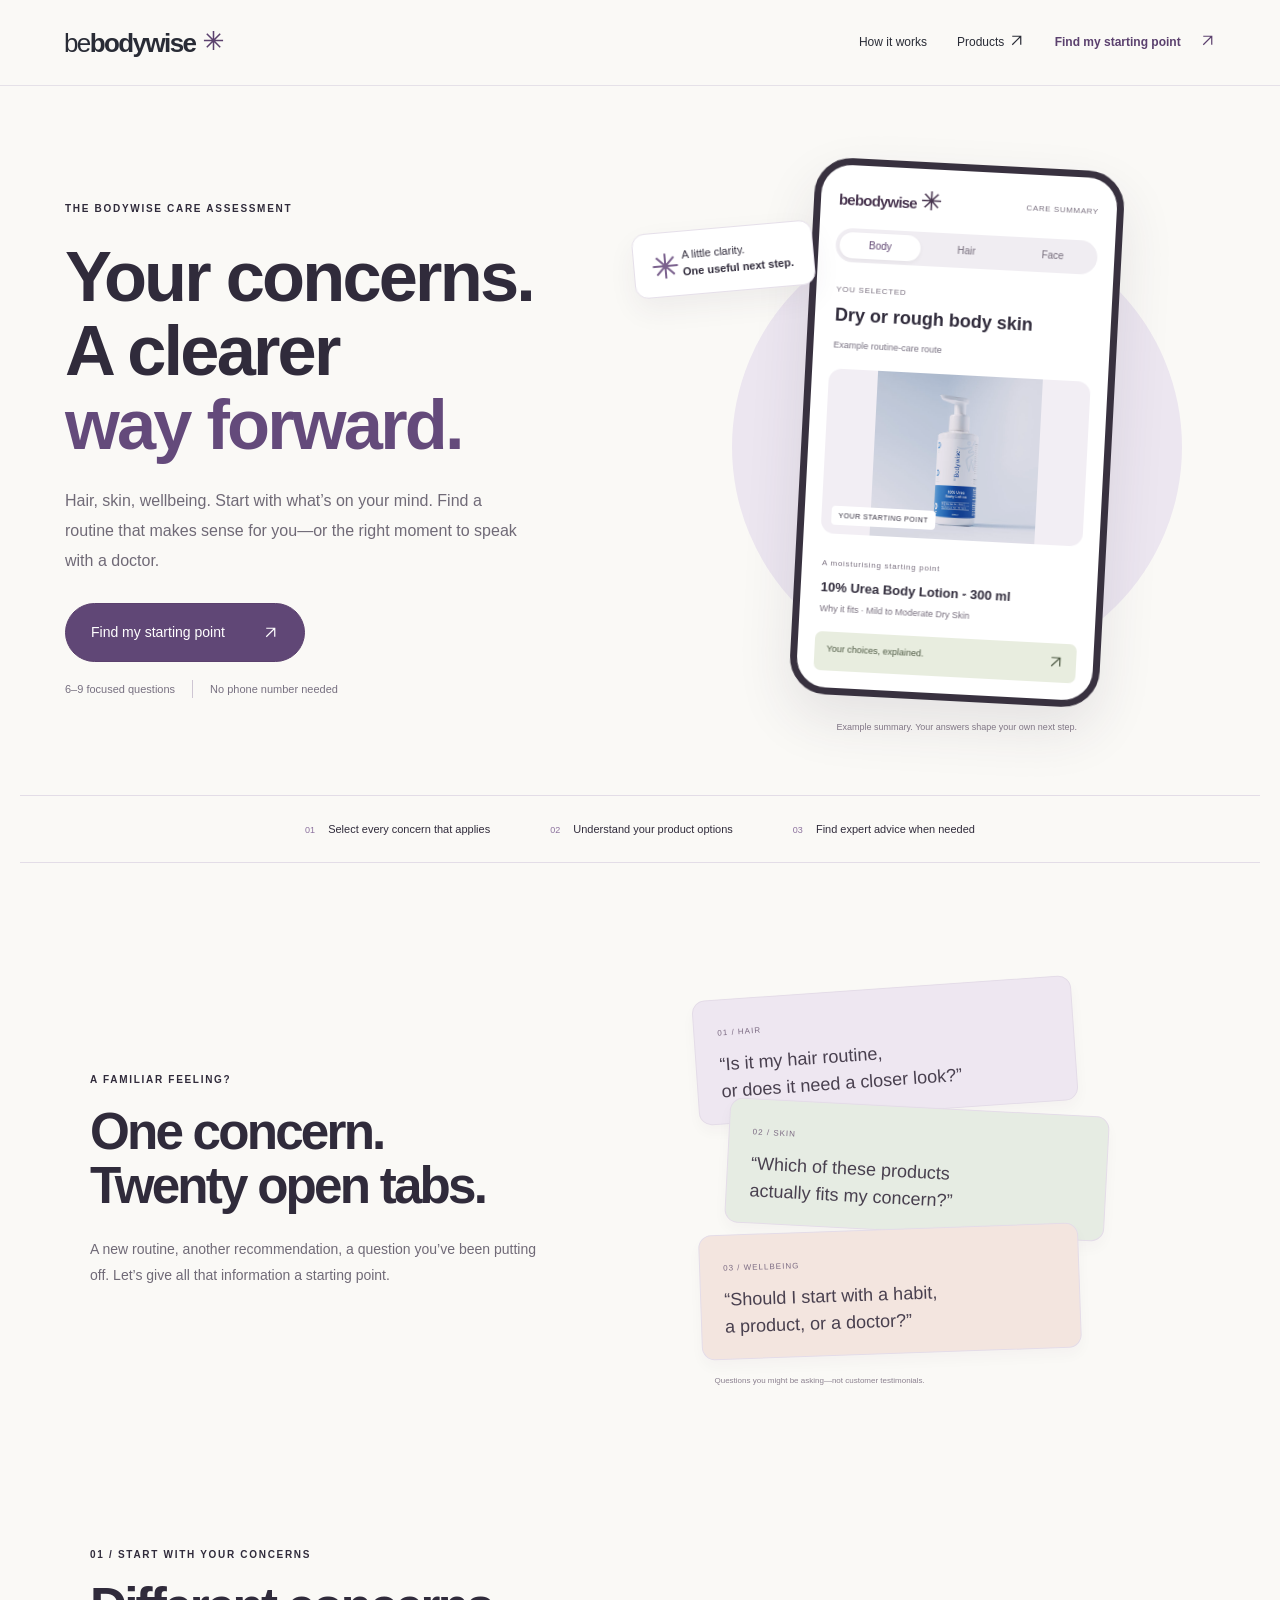
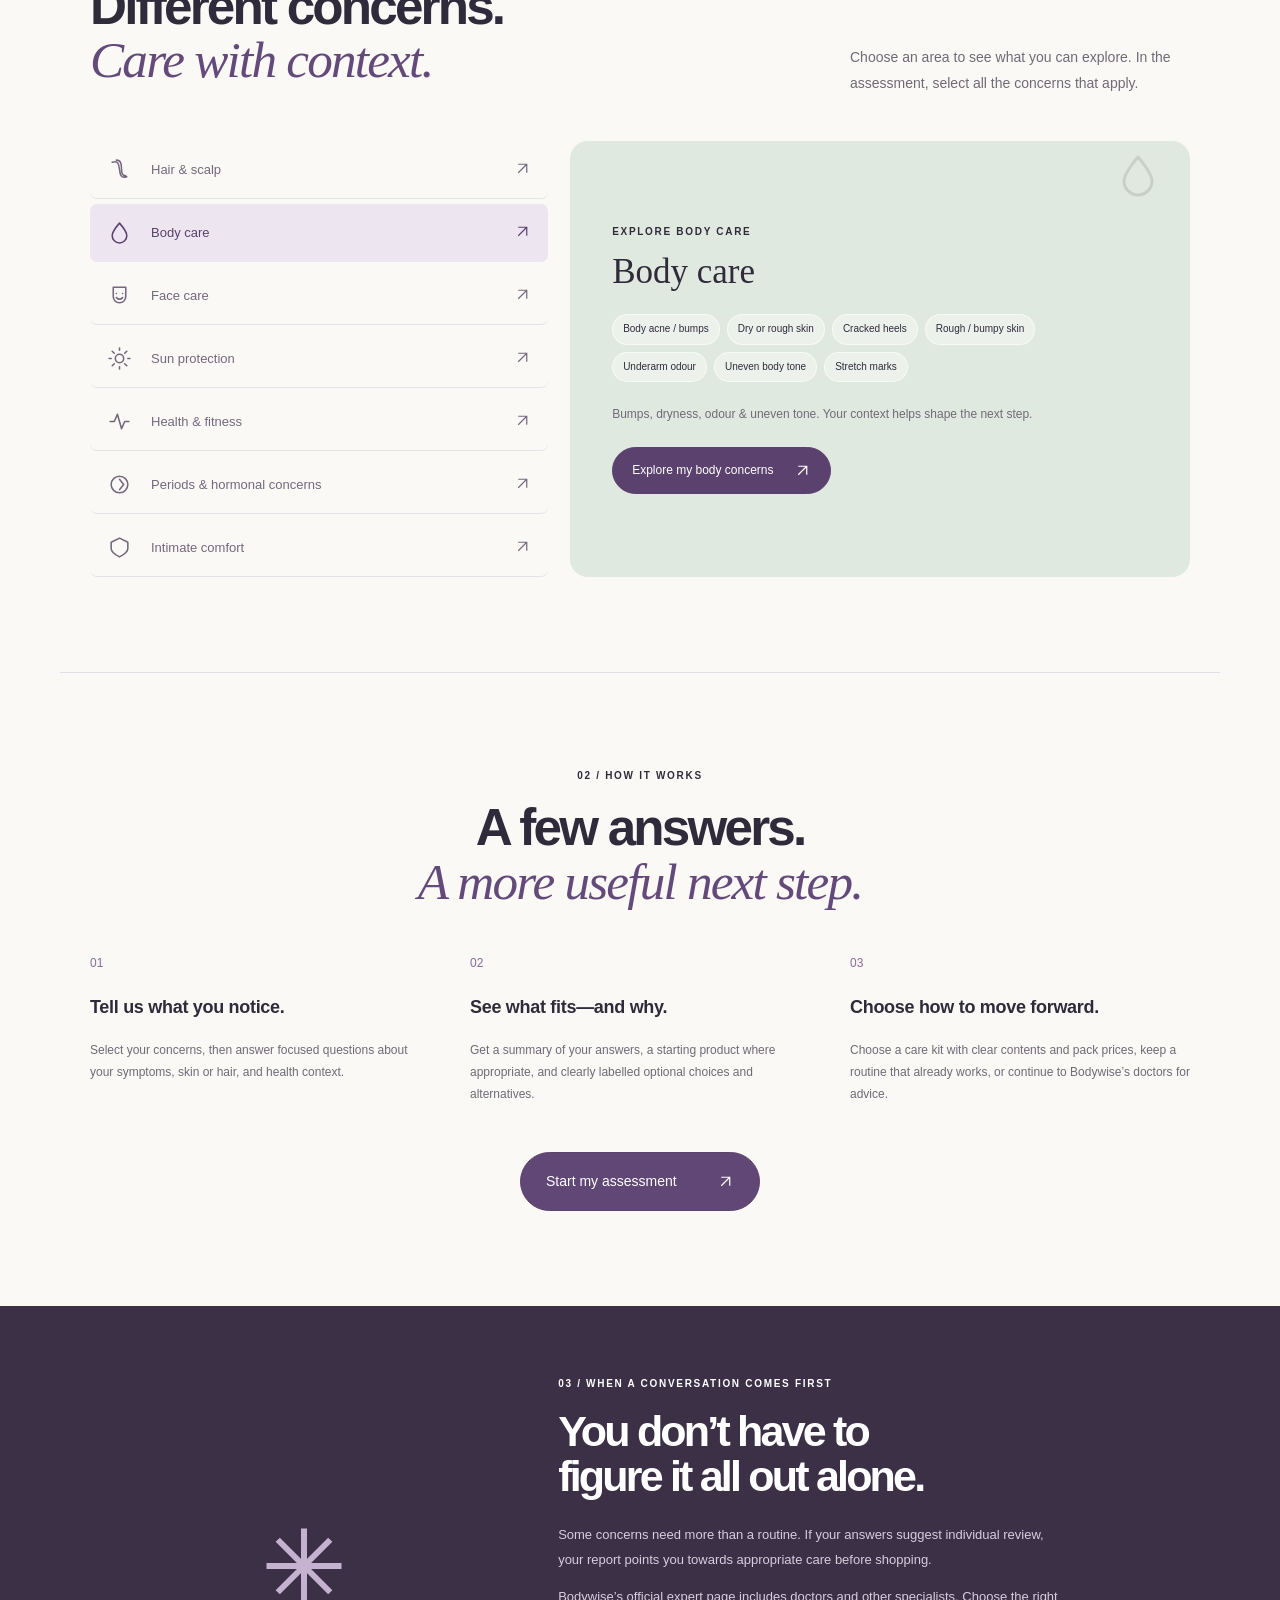
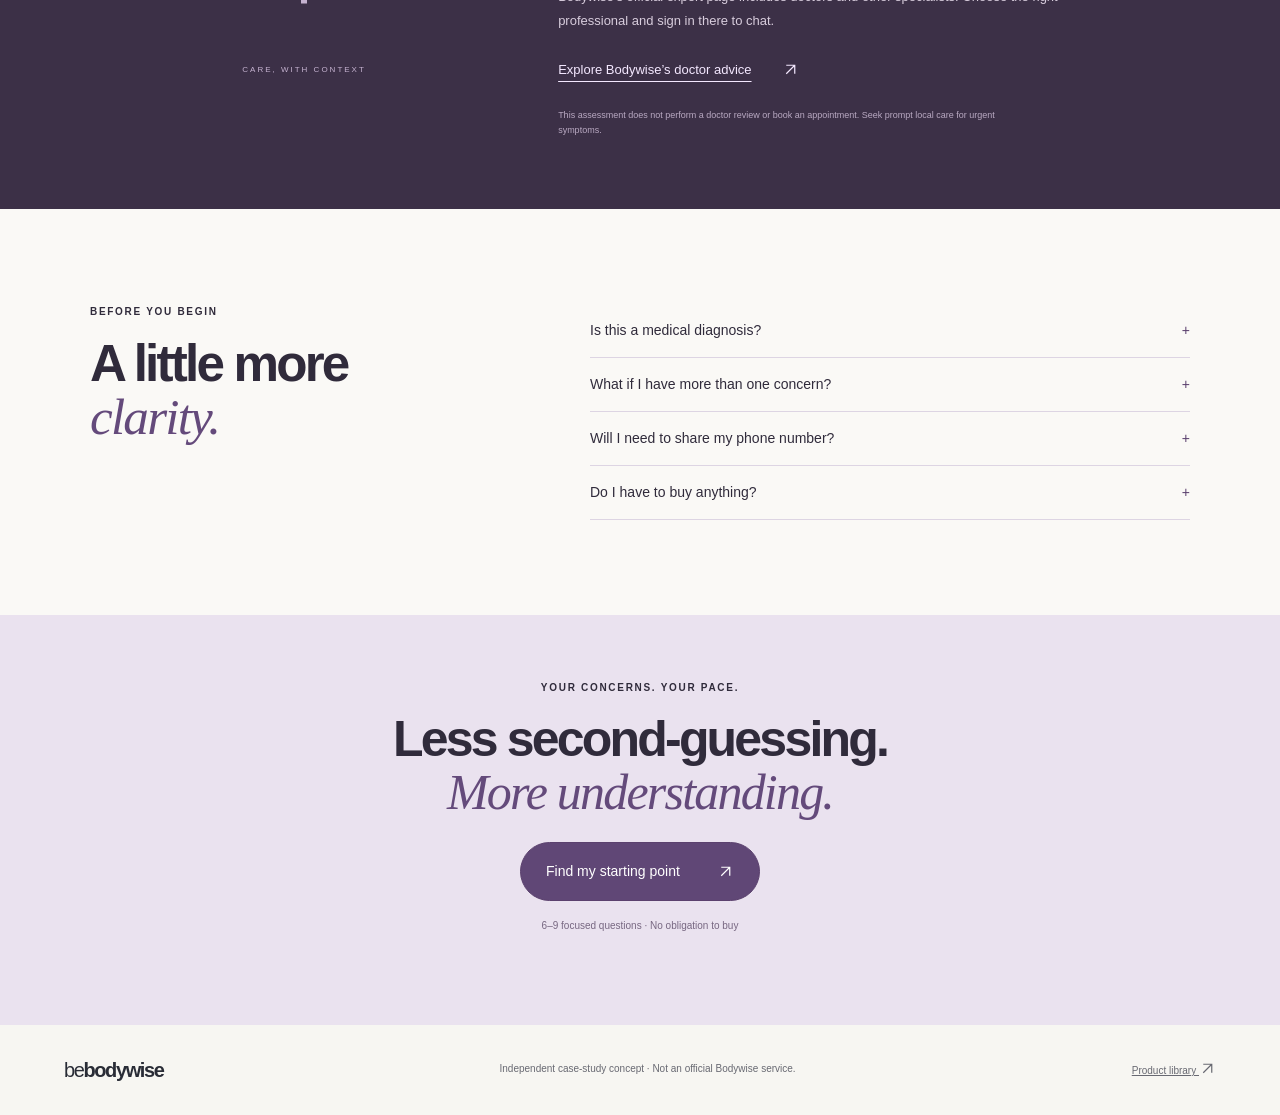
<file: index.html>
<!doctype html><html lang="en"><head><meta charset="utf-8"><meta name="viewport" content="width=device-width, initial-scale=1"><meta name="theme-color" content="#f7f6f2"><meta name="description" content="An illustrative Bodywise assessment concept. Explore a personalised starting point for everyday care."><title>Bodywise — A clearer starting point</title><link rel="stylesheet" href="styles.css?v=11"><link rel="stylesheet" href="landing.css?v=11"><script src="model.js?v=11" defer></script><script src="catalogue-data.js?v=11" defer></script><script src="products.js?v=11" defer></script><link rel="stylesheet" href="kits.css?v=11"><script src="kits.js?v=11" defer></script><script src="reviews.js?v=11" defer></script><script src="app.js?v=11" defer></script></head><body><header class="header"><a href="#" class="brand" aria-label="Bodywise home">be<span>bodywise</span><i><svg class="ui-icon icon-spark" viewBox="0 0 24 24" fill="none" stroke="currentColor" stroke-width="1.6" aria-hidden="true" focusable="false"><path d="M12 2v20M2 12h20M5 5l14 14M5 19 19 5"/></svg></i></a><nav><a href="#how" class="landing-link">How it works</a><a href="products.html">Products <svg class="ui-icon icon-arrow" viewBox="0 0 24 24" fill="none" stroke="currentColor" stroke-width="1.7" aria-hidden="true" focusable="false"><path d="M6 18 18 6M6 6h12v12"/></svg></a><button class="nav-button" data-action="start">Find my starting point <span><svg class="ui-icon icon-arrow" viewBox="0 0 24 24" fill="none" stroke="currentColor" stroke-width="1.7" aria-hidden="true" focusable="false"><path d="M6 18 18 6M6 6h12v12"/></svg></span></button></nav></header><main id="app"></main><footer><a href="#" class="brand small">be<span>bodywise</span></a><p>Independent case-study concept · Not an official Bodywise service.</p><a href="products.html">Product library <svg class="ui-icon icon-arrow" viewBox="0 0 24 24" fill="none" stroke="currentColor" stroke-width="1.7" aria-hidden="true" focusable="false"><path d="M6 18 18 6M6 6h12v12"/></svg></a></footer></body></html>
</file>
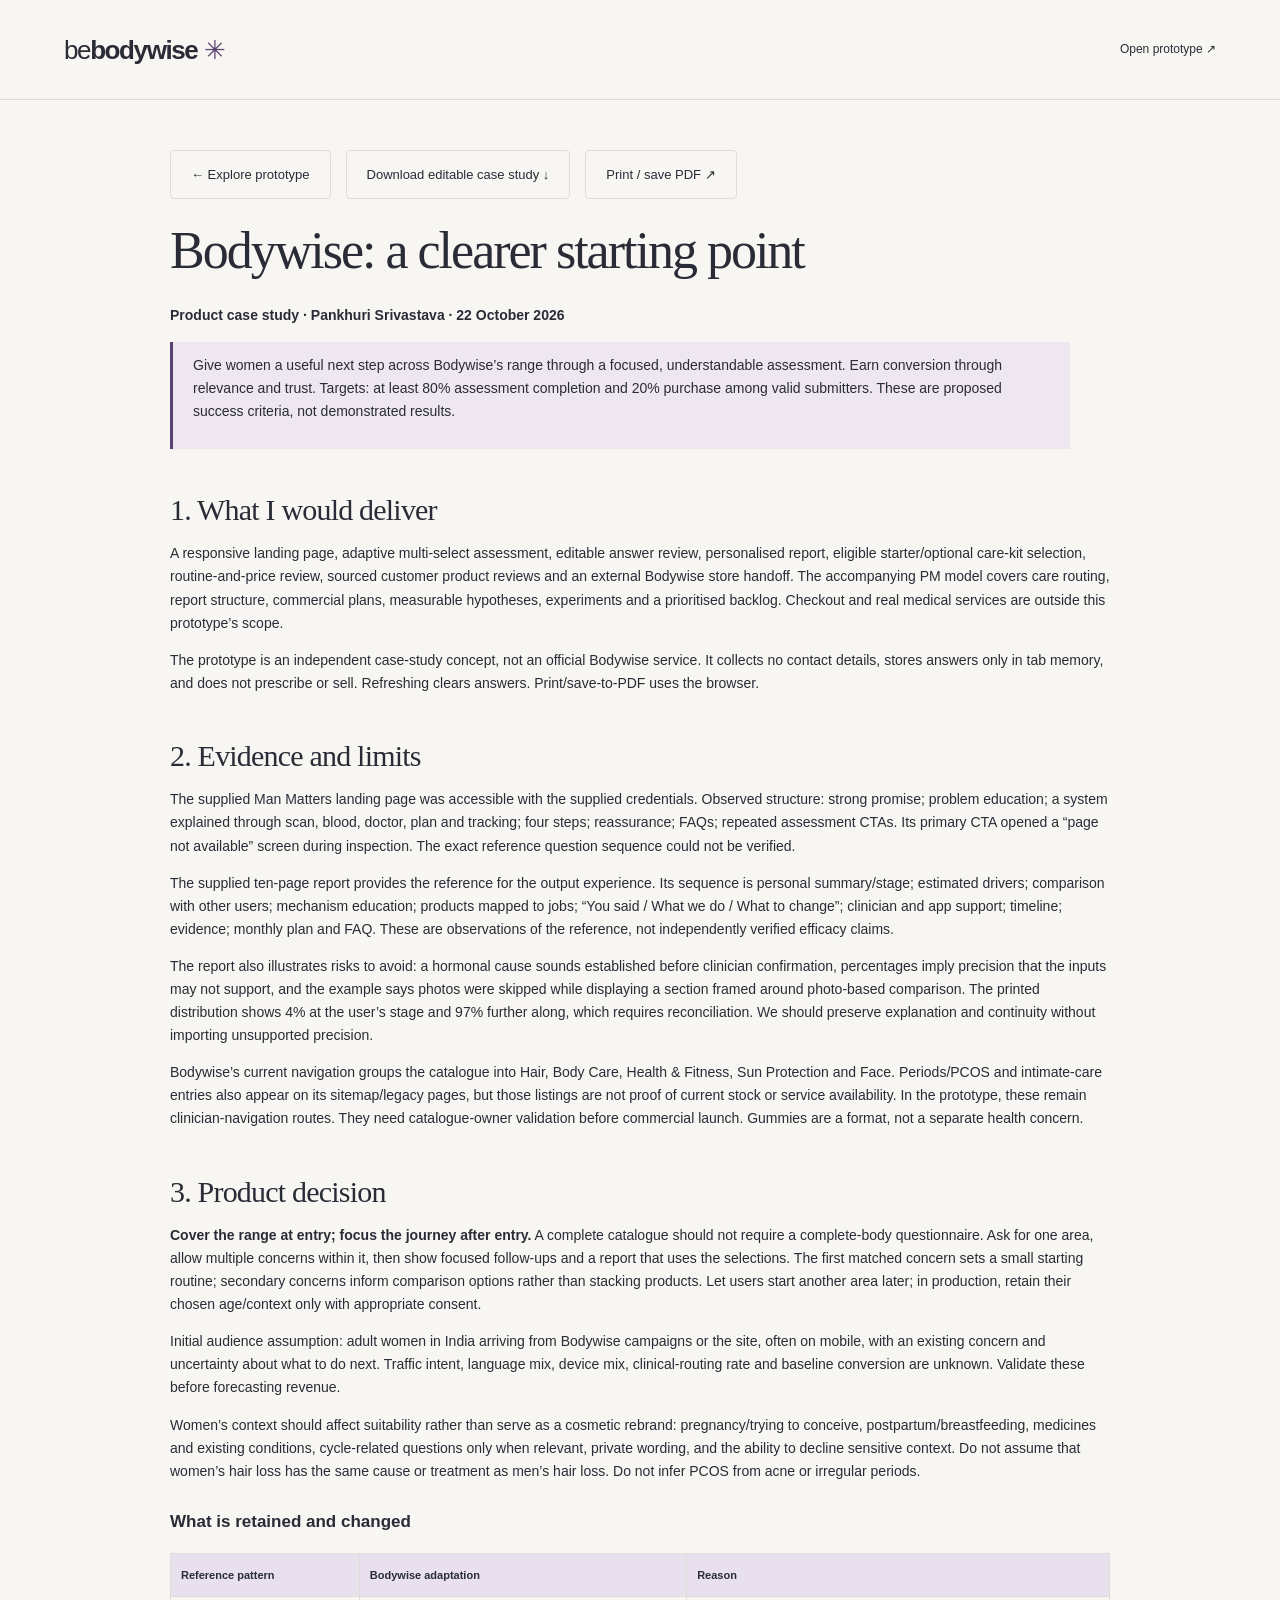
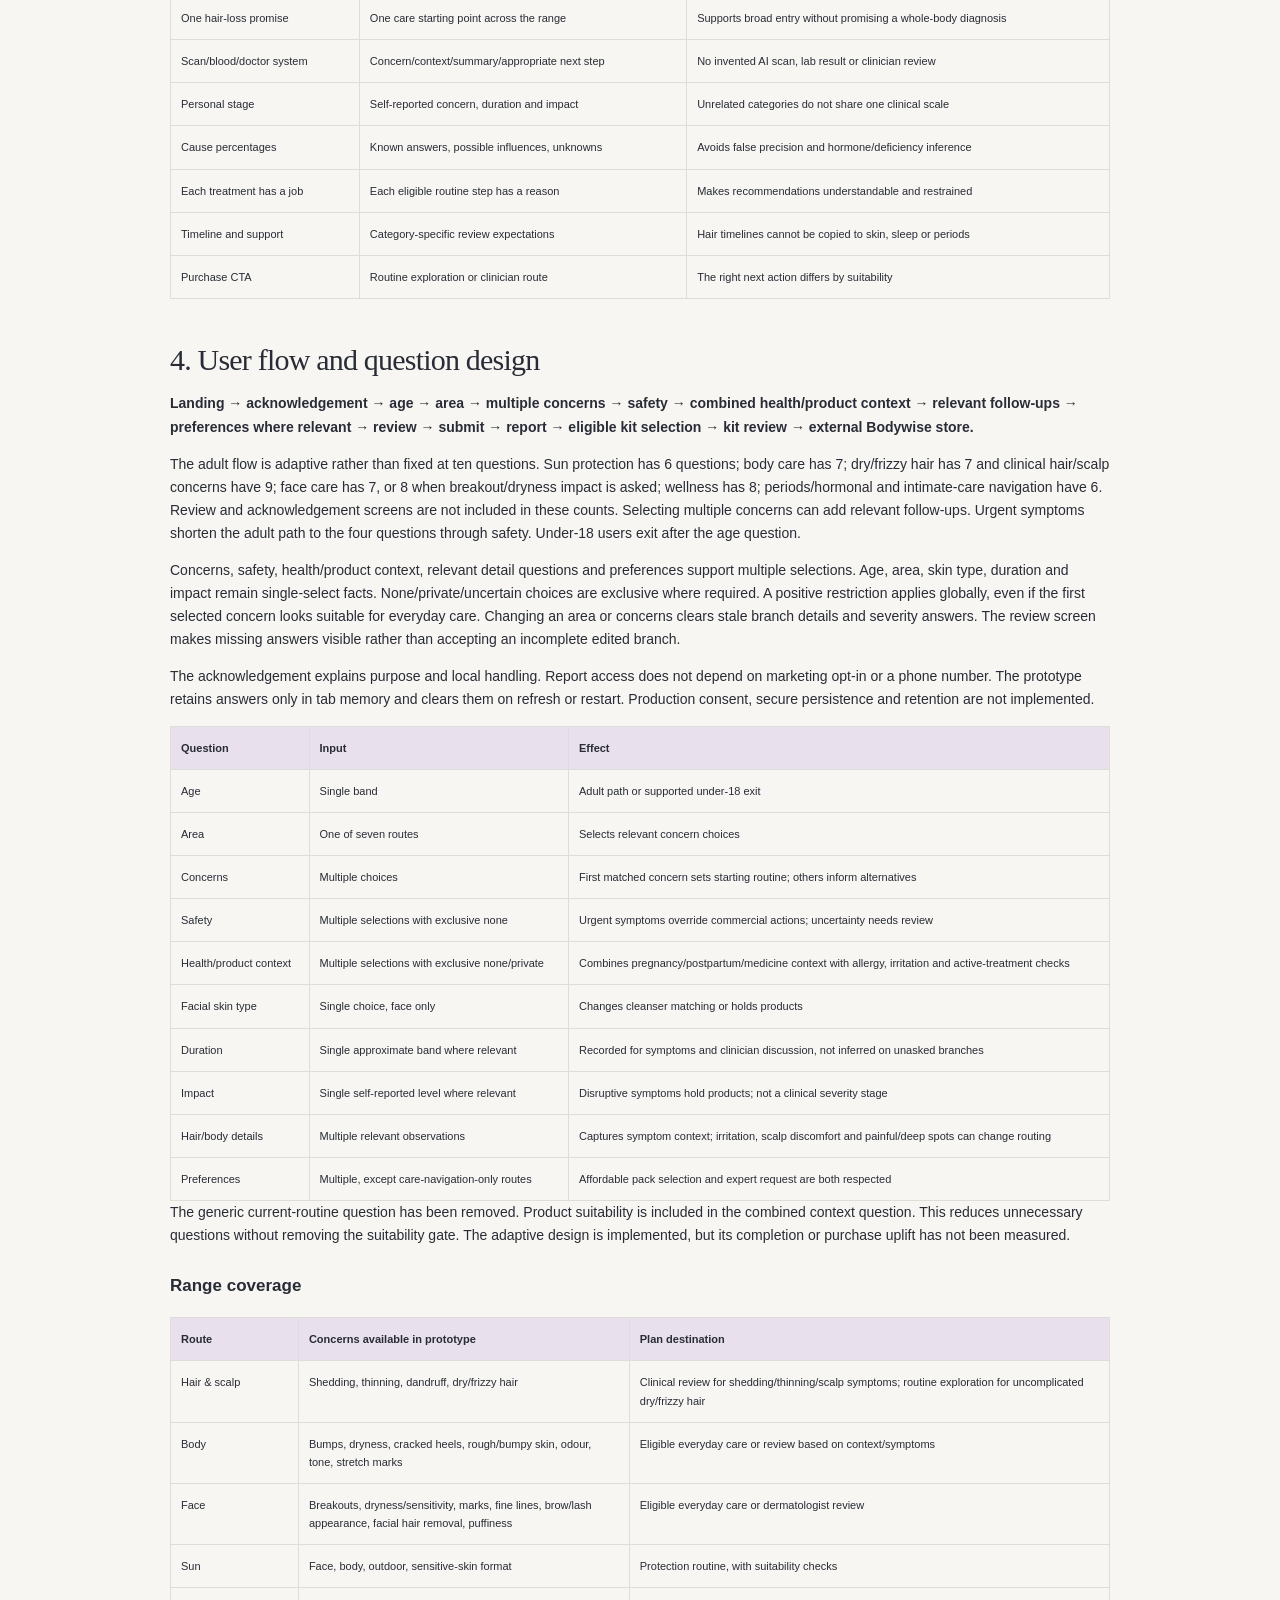
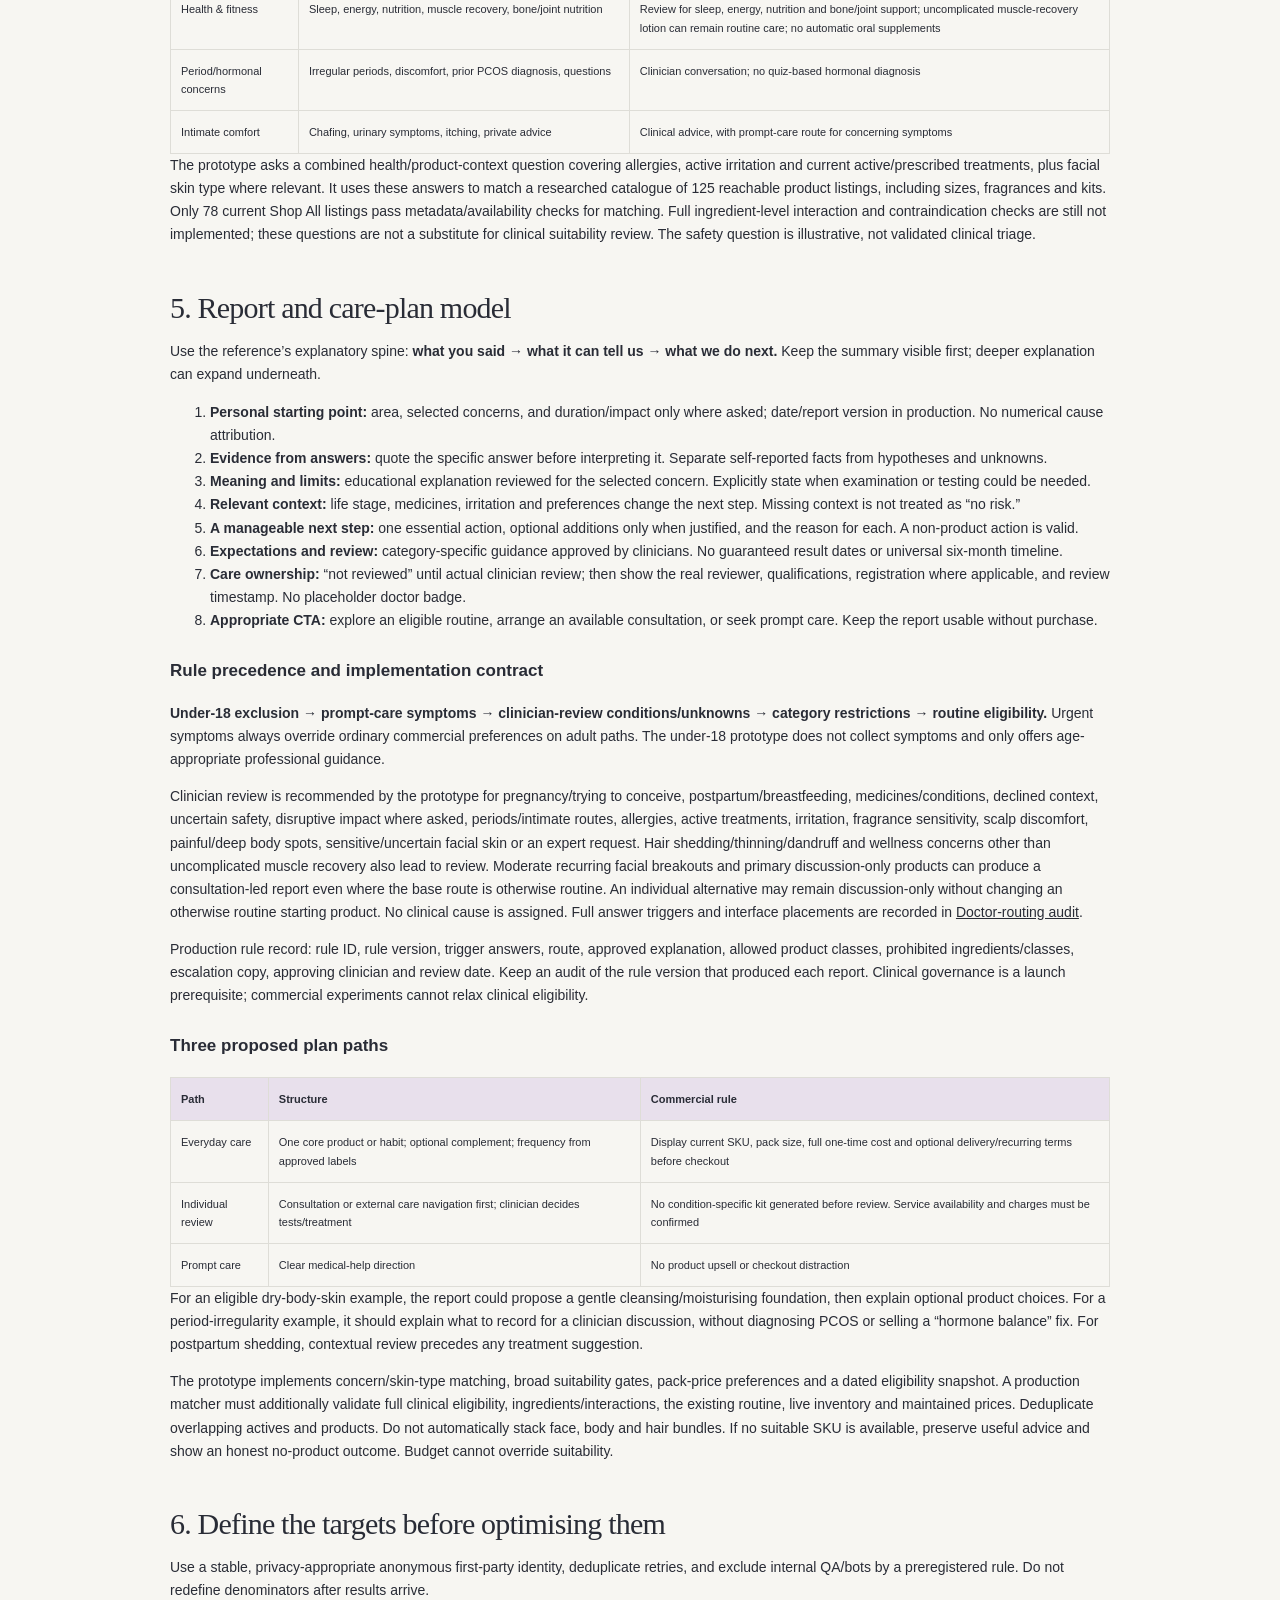
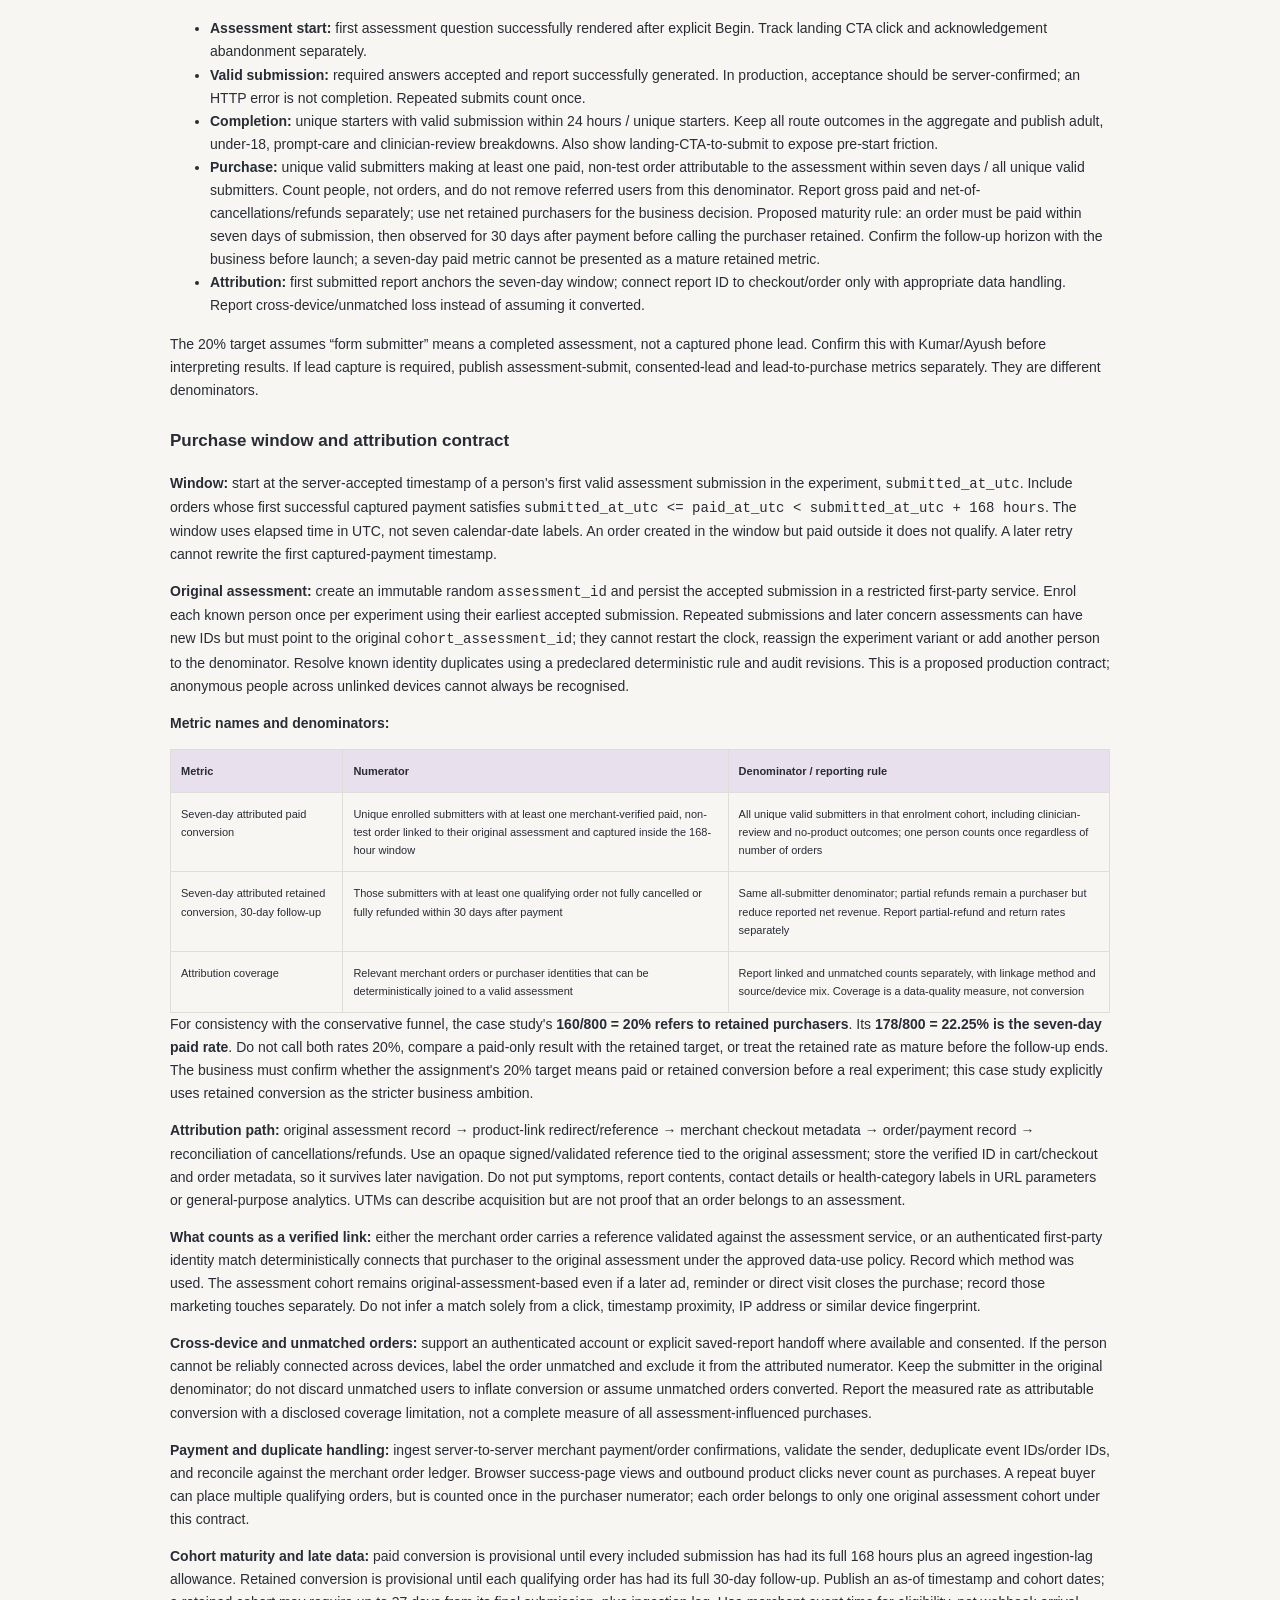
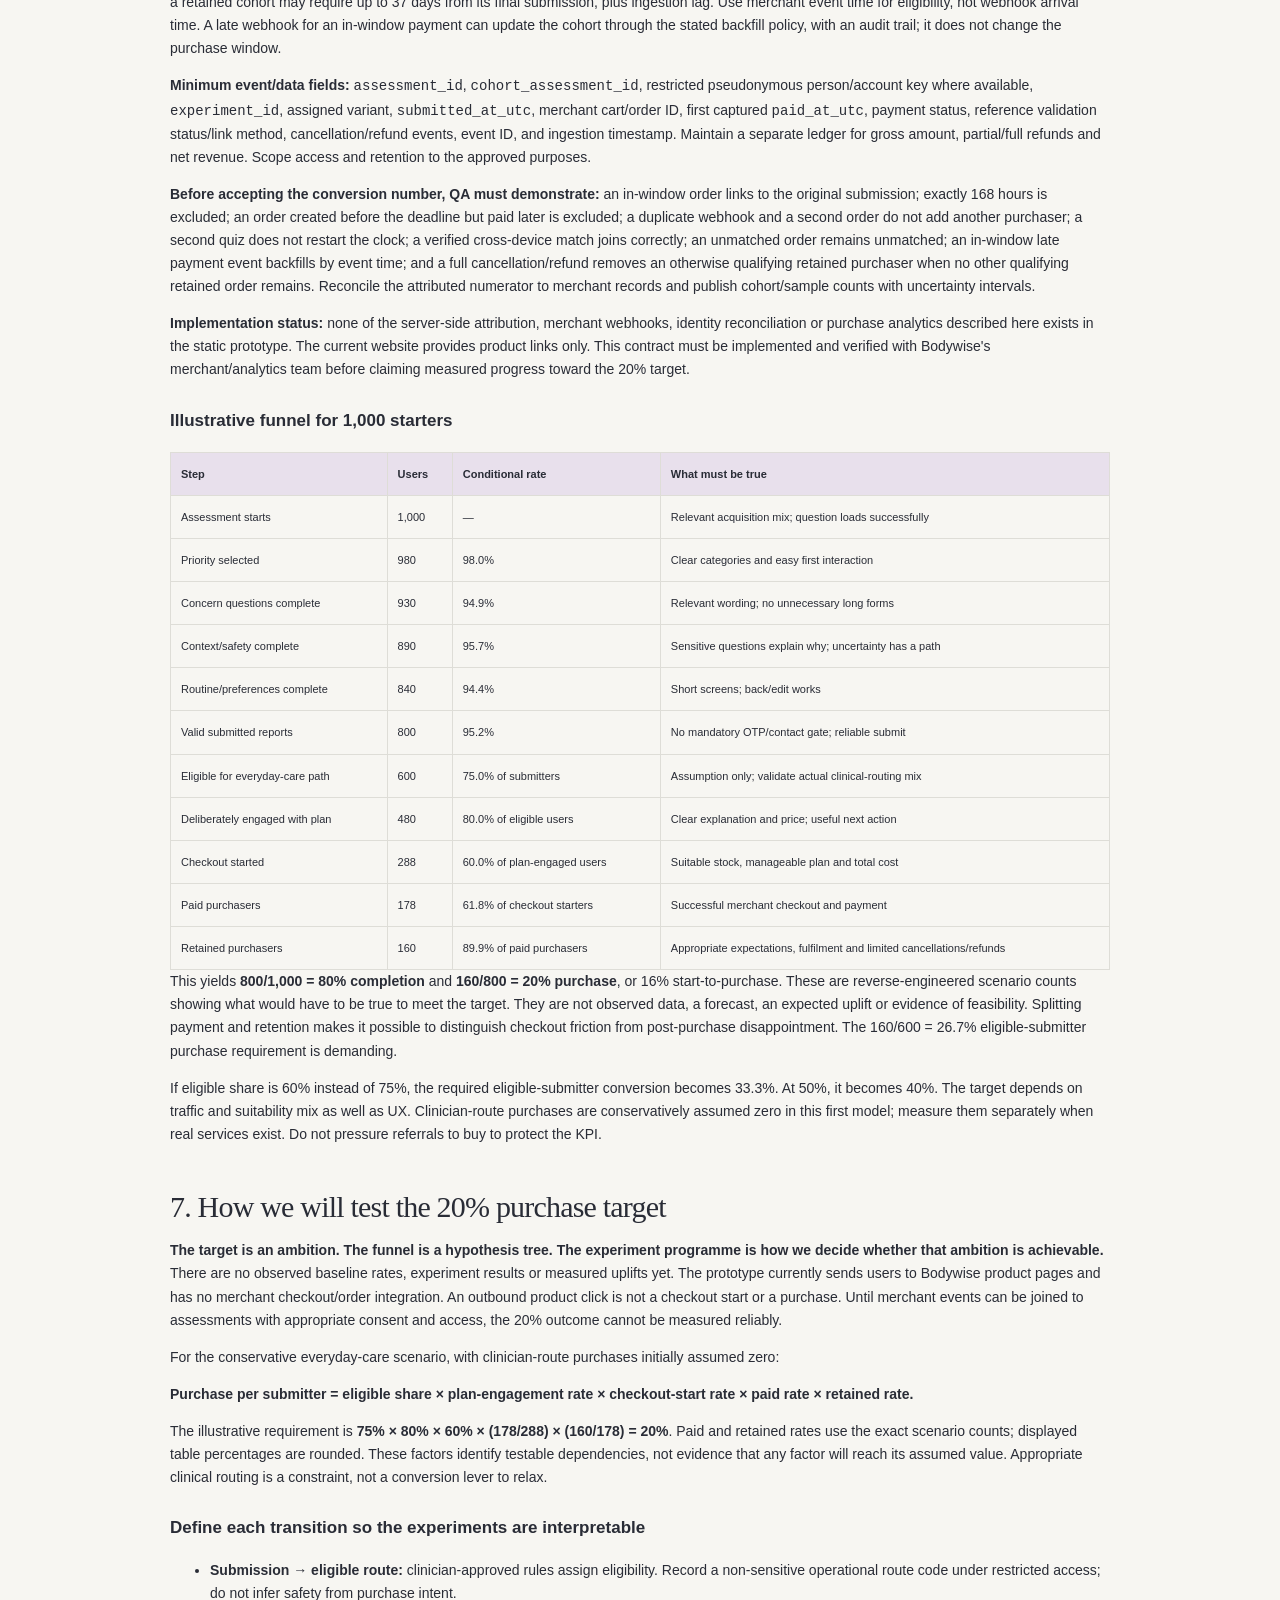
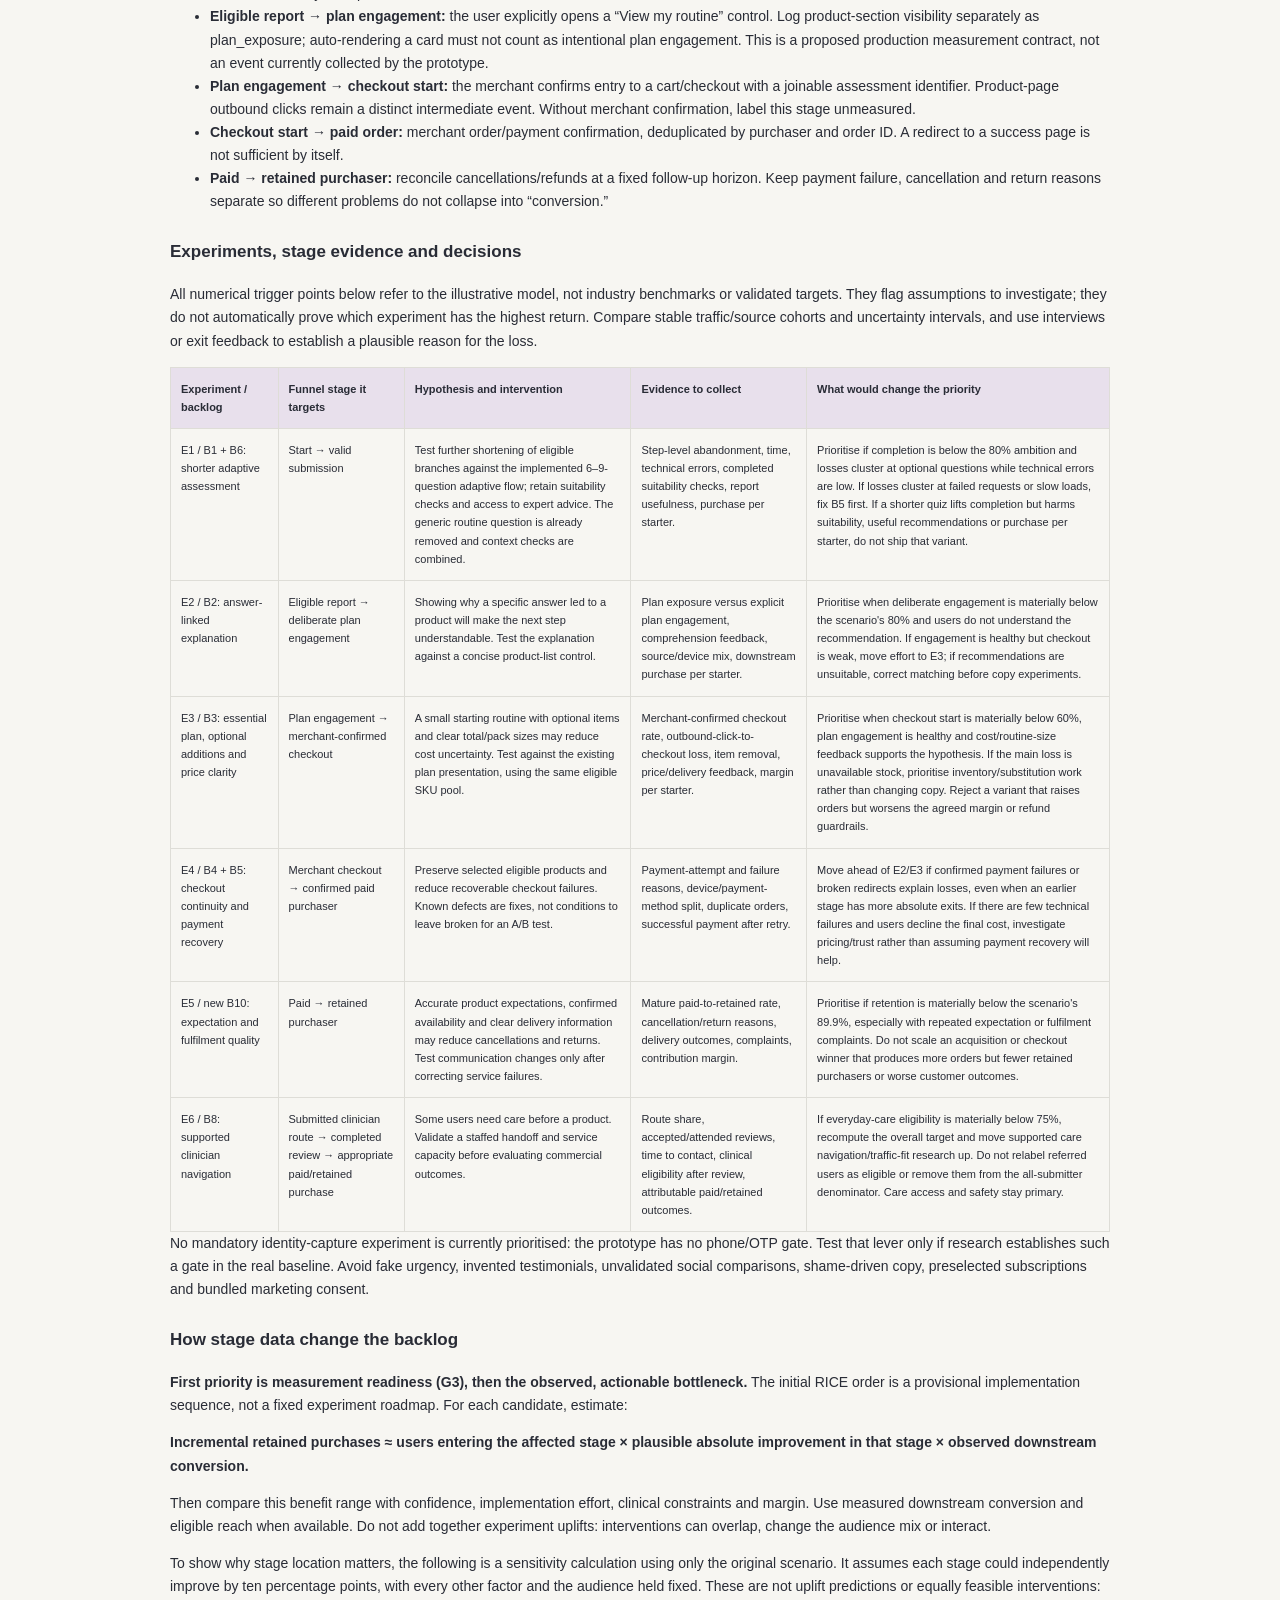
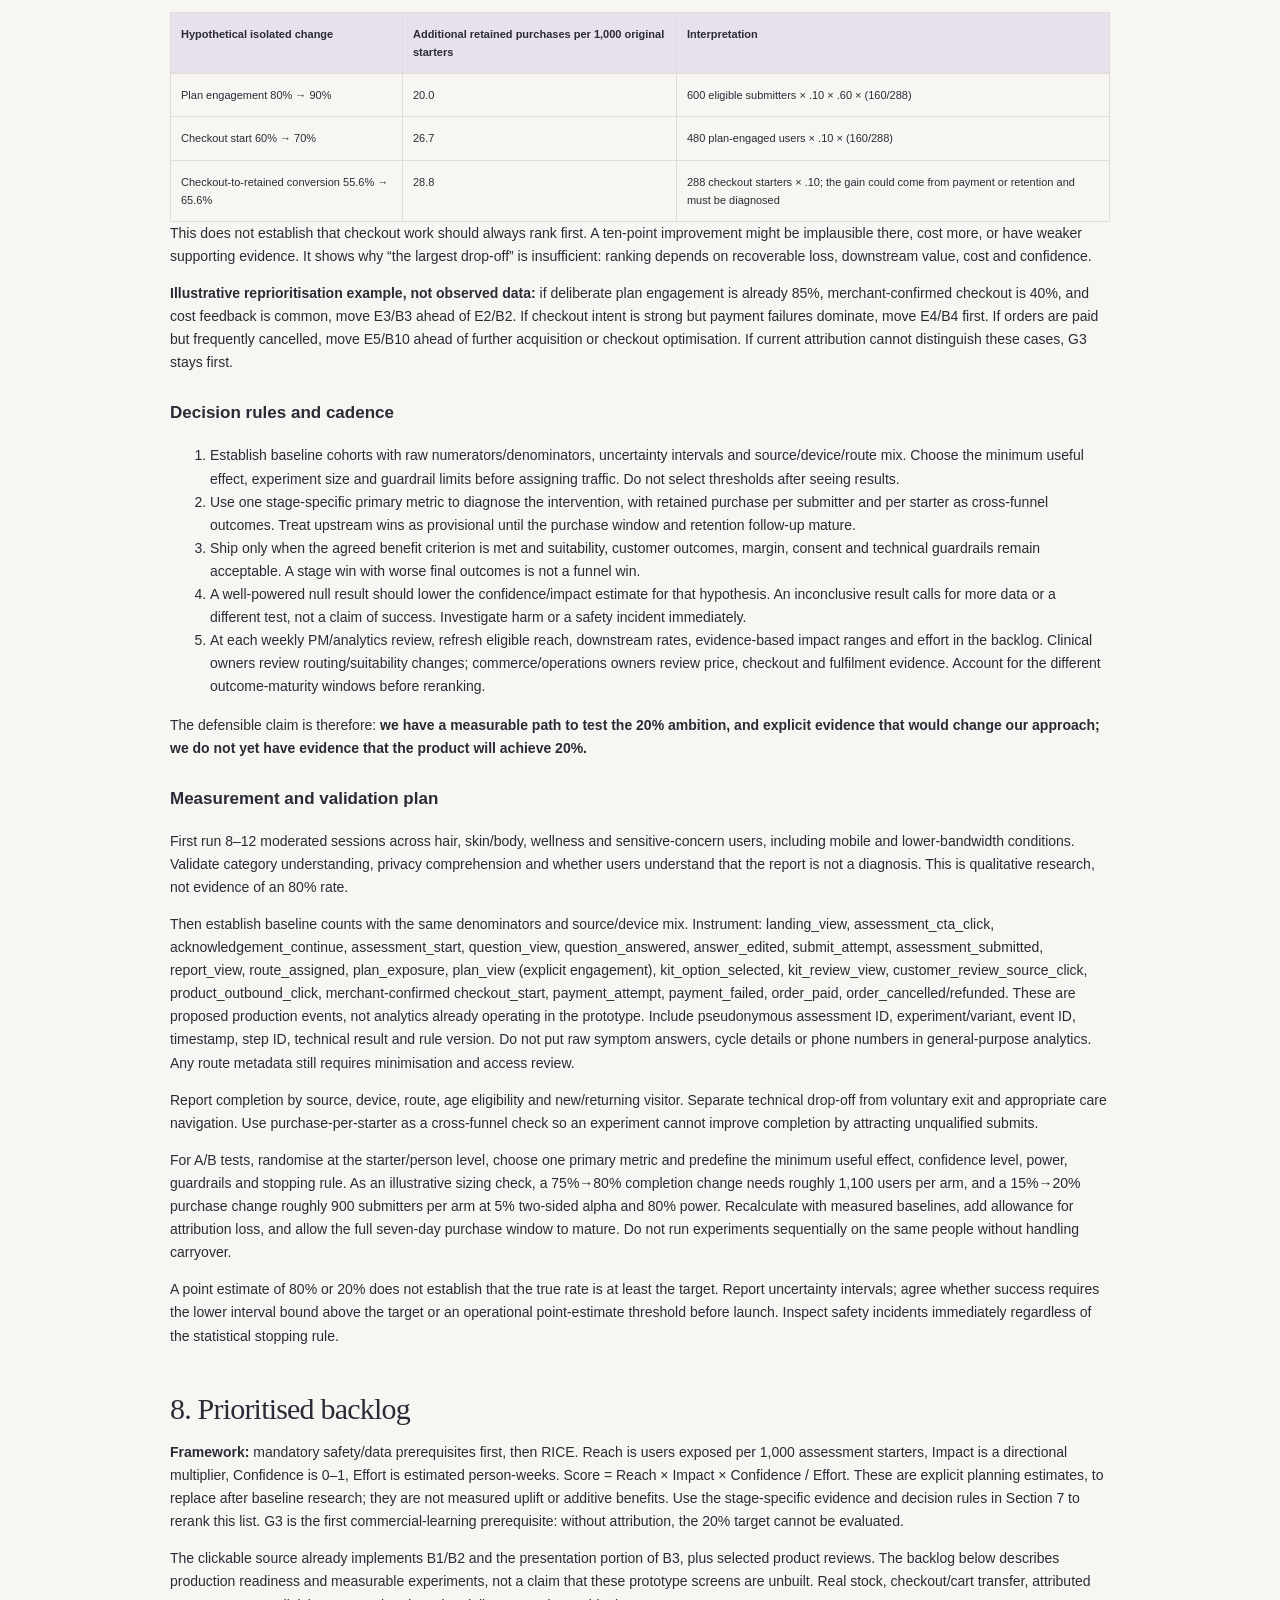
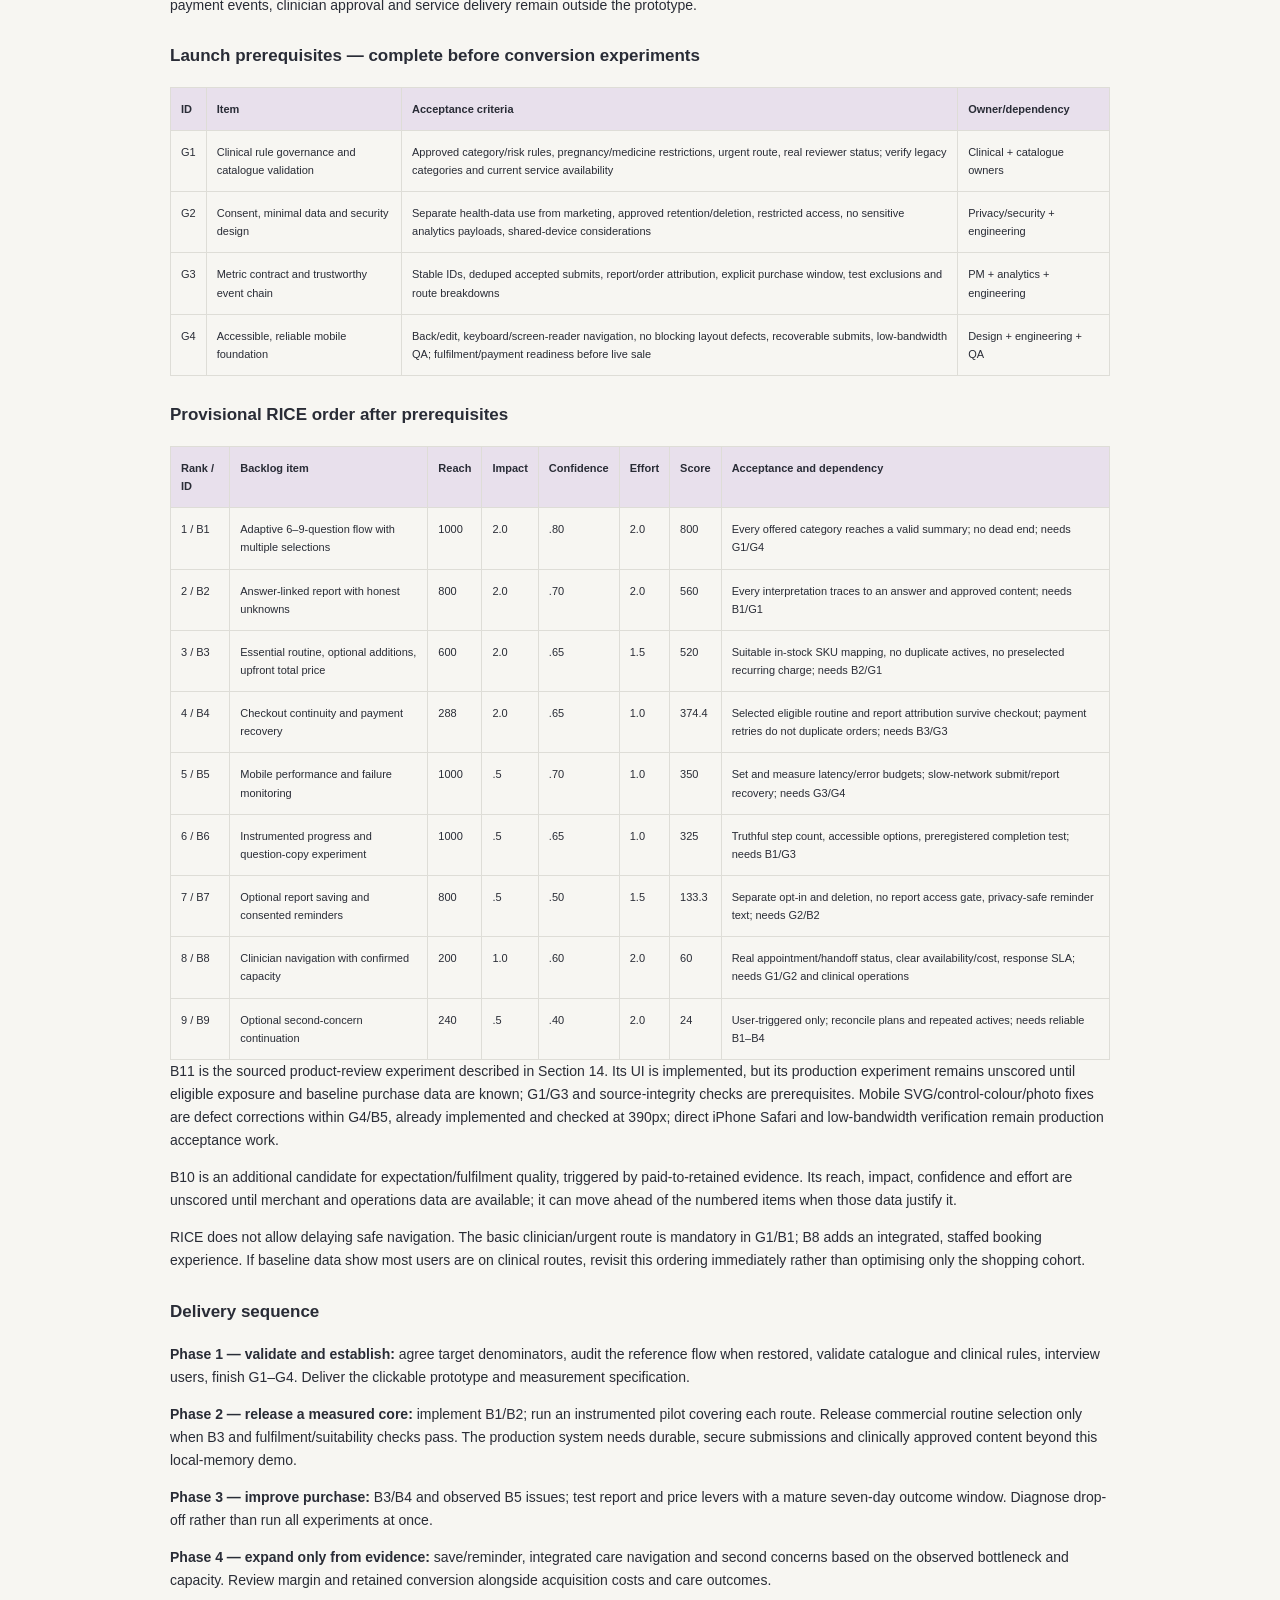
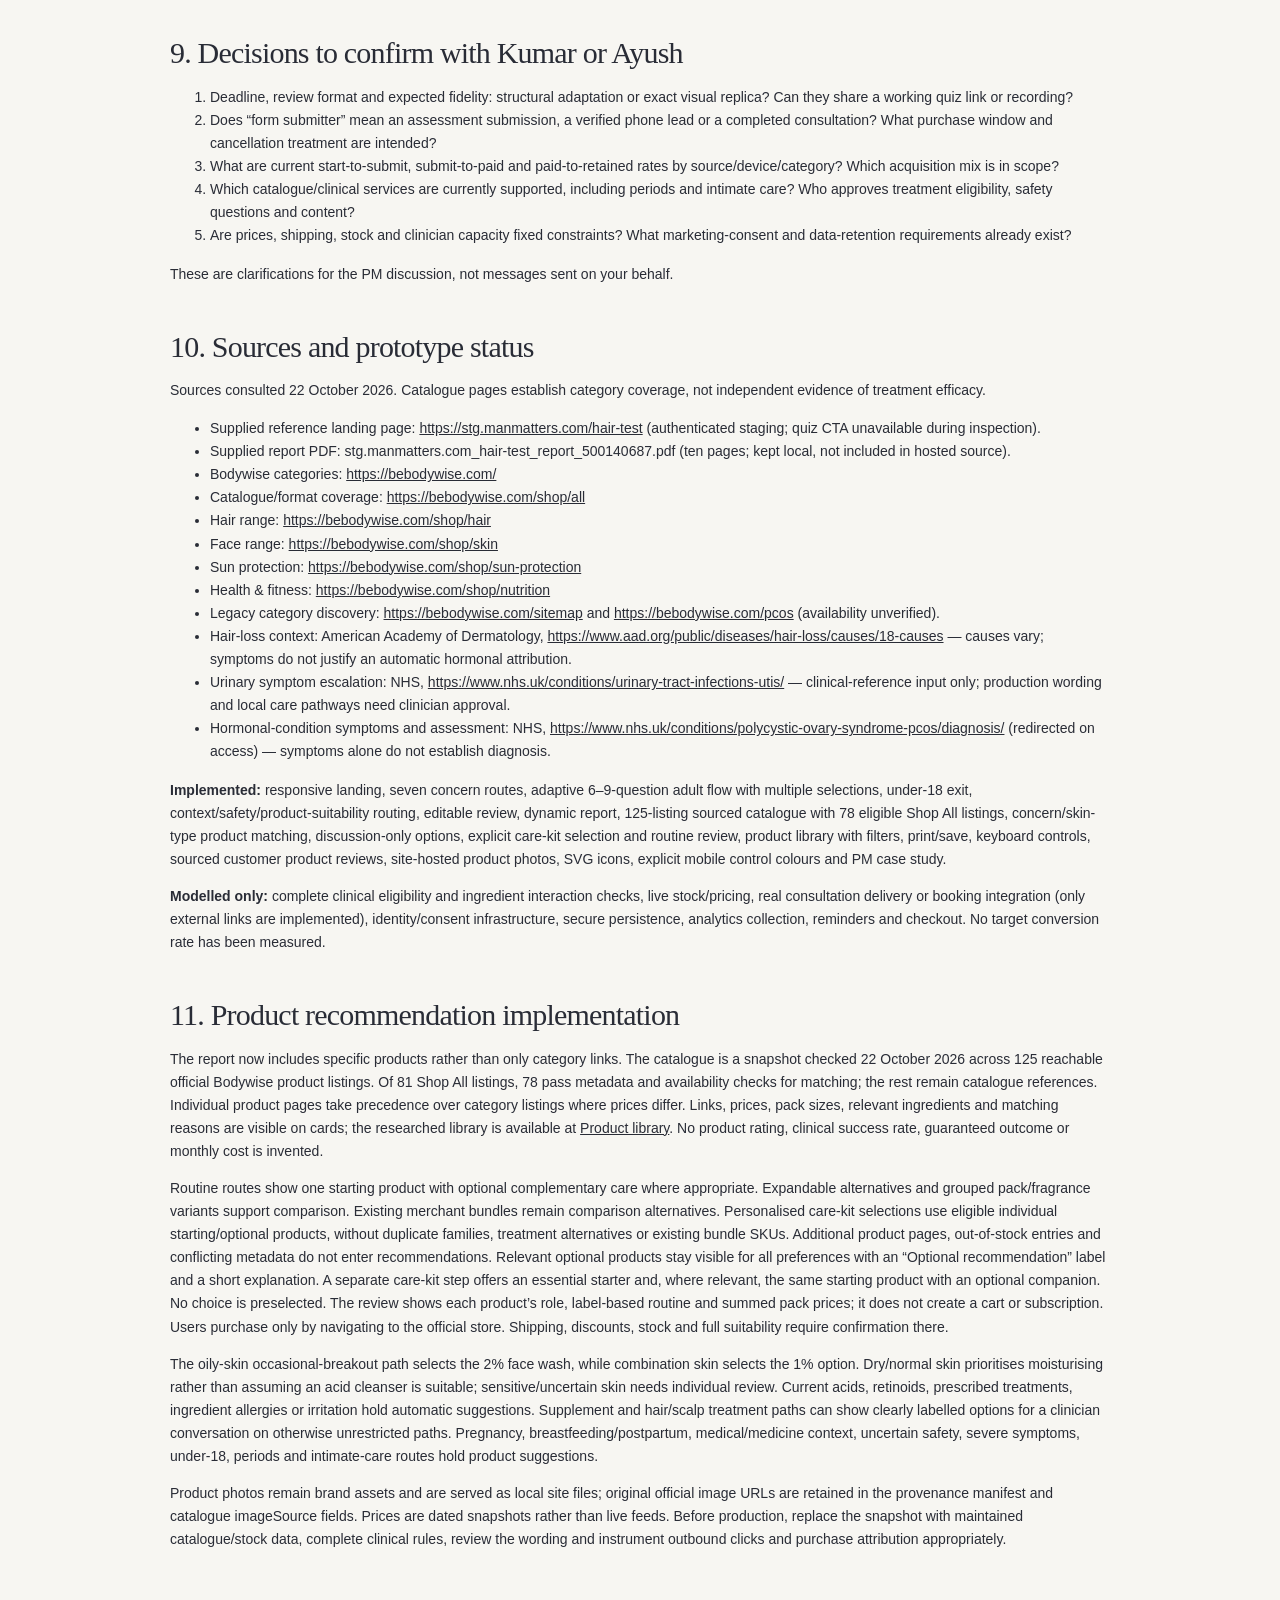
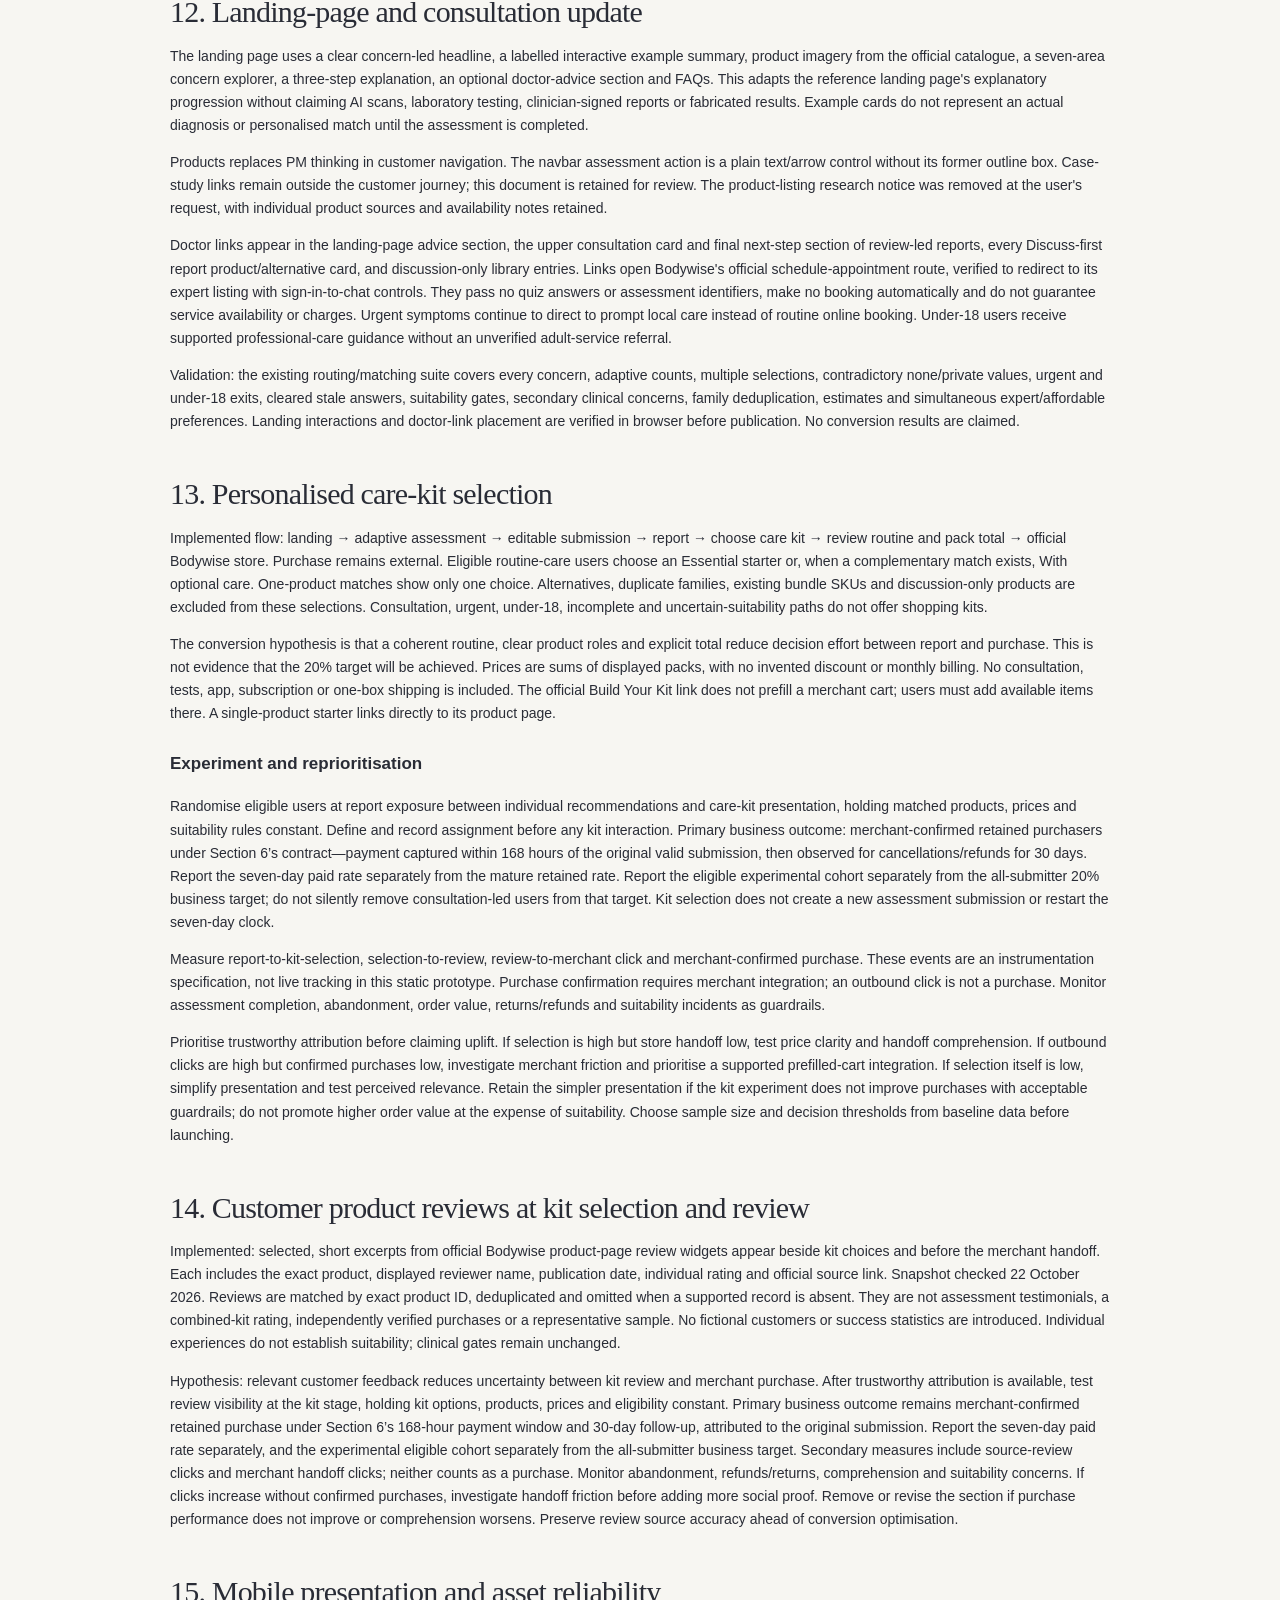
<file: case-study.html>
<!doctype html><html lang="en"><head><meta charset="utf-8"><meta name="viewport" content="width=device-width,initial-scale=1"><title>Bodywise — PM case study</title><meta name="description" content="Assessment design, report logic, conversion hypotheses and RICE backlog."><link rel="stylesheet" href="styles.css"></head><body><header class="header"><a class="brand" href="index.html">be<span>bodywise</span><i>✳</i></a><nav><a href="index.html">Open prototype ↗</a></nav></header><main class="case-body"><div class="case-nav"><a class="secondary" href="index.html">← Explore prototype</a><a class="secondary" href="case-study.md" download>Download editable case study ↓</a><button class="secondary" onclick="window.print()">Print / save PDF ↗</button></div><h1>Bodywise: a clearer starting point</h1>
<p><strong>Product case study · Pankhuri Srivastava · 22 October 2026</strong></p>
<blockquote>
<p>Give women a useful next step across Bodywise’s range through a focused, understandable assessment. Earn conversion through relevance and trust. Targets: at least 80% assessment completion and 20% purchase among valid submitters. These are proposed success criteria, not demonstrated results.</p>
</blockquote>
<h2>1. What I would deliver</h2>
<p>A responsive landing page, adaptive multi-select assessment, editable answer review, personalised report, eligible starter/optional care-kit selection, routine-and-price review, sourced customer product reviews and an external Bodywise store handoff. The accompanying PM model covers care routing, report structure, commercial plans, measurable hypotheses, experiments and a prioritised backlog. Checkout and real medical services are outside this prototype’s scope.</p>
<p>The prototype is an independent case-study concept, not an official Bodywise service. It collects no contact details, stores answers only in tab memory, and does not prescribe or sell. Refreshing clears answers. Print/save-to-PDF uses the browser.</p>
<h2>2. Evidence and limits</h2>
<p>The supplied Man Matters landing page was accessible with the supplied credentials. Observed structure: strong promise; problem education; a system explained through scan, blood, doctor, plan and tracking; four steps; reassurance; FAQs; repeated assessment CTAs. Its primary CTA opened a “page not available” screen during inspection. The exact reference question sequence could not be verified.</p>
<p>The supplied ten-page report provides the reference for the output experience. Its sequence is personal summary/stage; estimated drivers; comparison with other users; mechanism education; products mapped to jobs; “You said / What we do / What to change”; clinician and app support; timeline; evidence; monthly plan and FAQ. These are observations of the reference, not independently verified efficacy claims.</p>
<p>The report also illustrates risks to avoid: a hormonal cause sounds established before clinician confirmation, percentages imply precision that the inputs may not support, and the example says photos were skipped while displaying a section framed around photo-based comparison. The printed distribution shows 4% at the user’s stage and 97% further along, which requires reconciliation. We should preserve explanation and continuity without importing unsupported precision.</p>
<p>Bodywise’s current navigation groups the catalogue into Hair, Body Care, Health &amp; Fitness, Sun Protection and Face. Periods/PCOS and intimate-care entries also appear on its sitemap/legacy pages, but those listings are not proof of current stock or service availability. In the prototype, these remain clinician-navigation routes. They need catalogue-owner validation before commercial launch. Gummies are a format, not a separate health concern.</p>
<h2>3. Product decision</h2>
<p><strong>Cover the range at entry; focus the journey after entry.</strong> A complete catalogue should not require a complete-body questionnaire. Ask for one area, allow multiple concerns within it, then show focused follow-ups and a report that uses the selections. The first matched concern sets a small starting routine; secondary concerns inform comparison options rather than stacking products. Let users start another area later; in production, retain their chosen age/context only with appropriate consent.</p>
<p>Initial audience assumption: adult women in India arriving from Bodywise campaigns or the site, often on mobile, with an existing concern and uncertainty about what to do next. Traffic intent, language mix, device mix, clinical-routing rate and baseline conversion are unknown. Validate these before forecasting revenue.</p>
<p>Women’s context should affect suitability rather than serve as a cosmetic rebrand: pregnancy/trying to conceive, postpartum/breastfeeding, medicines and existing conditions, cycle-related questions only when relevant, private wording, and the ability to decline sensitive context. Do not assume that women’s hair loss has the same cause or treatment as men’s hair loss. Do not infer PCOS from acne or irregular periods.</p>
<h3>What is retained and changed</h3>
<div class="table-scroll"><table>
<thead>
<tr>
<th>Reference pattern</th>
<th>Bodywise adaptation</th>
<th>Reason</th>
</tr>
</thead>
<tbody><tr>
<td>One hair-loss promise</td>
<td>One care starting point across the range</td>
<td>Supports broad entry without promising a whole-body diagnosis</td>
</tr>
<tr>
<td>Scan/blood/doctor system</td>
<td>Concern/context/summary/appropriate next step</td>
<td>No invented AI scan, lab result or clinician review</td>
</tr>
<tr>
<td>Personal stage</td>
<td>Self-reported concern, duration and impact</td>
<td>Unrelated categories do not share one clinical scale</td>
</tr>
<tr>
<td>Cause percentages</td>
<td>Known answers, possible influences, unknowns</td>
<td>Avoids false precision and hormone/deficiency inference</td>
</tr>
<tr>
<td>Each treatment has a job</td>
<td>Each eligible routine step has a reason</td>
<td>Makes recommendations understandable and restrained</td>
</tr>
<tr>
<td>Timeline and support</td>
<td>Category-specific review expectations</td>
<td>Hair timelines cannot be copied to skin, sleep or periods</td>
</tr>
<tr>
<td>Purchase CTA</td>
<td>Routine exploration or clinician route</td>
<td>The right next action differs by suitability</td>
</tr>
</tbody></table></div>
<h2>4. User flow and question design</h2>
<p><strong>Landing → acknowledgement → age → area → multiple concerns → safety → combined health/product context → relevant follow-ups → preferences where relevant → review → submit → report → eligible kit selection → kit review → external Bodywise store.</strong></p>
<p>The adult flow is adaptive rather than fixed at ten questions. Sun protection has 6 questions; body care has 7; dry/frizzy hair has 7 and clinical hair/scalp concerns have 9; face care has 7, or 8 when breakout/dryness impact is asked; wellness has 8; periods/hormonal and intimate-care navigation have 6. Review and acknowledgement screens are not included in these counts. Selecting multiple concerns can add relevant follow-ups. Urgent symptoms shorten the adult path to the four questions through safety. Under-18 users exit after the age question.</p>
<p>Concerns, safety, health/product context, relevant detail questions and preferences support multiple selections. Age, area, skin type, duration and impact remain single-select facts. None/private/uncertain choices are exclusive where required. A positive restriction applies globally, even if the first selected concern looks suitable for everyday care. Changing an area or concerns clears stale branch details and severity answers. The review screen makes missing answers visible rather than accepting an incomplete edited branch.</p>
<p>The acknowledgement explains purpose and local handling. Report access does not depend on marketing opt-in or a phone number. The prototype retains answers only in tab memory and clears them on refresh or restart. Production consent, secure persistence and retention are not implemented.</p>
<div class="table-scroll"><table>
<thead>
<tr>
<th>Question</th>
<th>Input</th>
<th>Effect</th>
</tr>
</thead>
<tbody><tr>
<td>Age</td>
<td>Single band</td>
<td>Adult path or supported under-18 exit</td>
</tr>
<tr>
<td>Area</td>
<td>One of seven routes</td>
<td>Selects relevant concern choices</td>
</tr>
<tr>
<td>Concerns</td>
<td>Multiple choices</td>
<td>First matched concern sets starting routine; others inform alternatives</td>
</tr>
<tr>
<td>Safety</td>
<td>Multiple selections with exclusive none</td>
<td>Urgent symptoms override commercial actions; uncertainty needs review</td>
</tr>
<tr>
<td>Health/product context</td>
<td>Multiple selections with exclusive none/private</td>
<td>Combines pregnancy/postpartum/medicine context with allergy, irritation and active-treatment checks</td>
</tr>
<tr>
<td>Facial skin type</td>
<td>Single choice, face only</td>
<td>Changes cleanser matching or holds products</td>
</tr>
<tr>
<td>Duration</td>
<td>Single approximate band where relevant</td>
<td>Recorded for symptoms and clinician discussion, not inferred on unasked branches</td>
</tr>
<tr>
<td>Impact</td>
<td>Single self-reported level where relevant</td>
<td>Disruptive symptoms hold products; not a clinical severity stage</td>
</tr>
<tr>
<td>Hair/body details</td>
<td>Multiple relevant observations</td>
<td>Captures symptom context; irritation, scalp discomfort and painful/deep spots can change routing</td>
</tr>
<tr>
<td>Preferences</td>
<td>Multiple, except care-navigation-only routes</td>
<td>Affordable pack selection and expert request are both respected</td>
</tr>
</tbody></table></div>
<p>The generic current-routine question has been removed. Product suitability is included in the combined context question. This reduces unnecessary questions without removing the suitability gate. The adaptive design is implemented, but its completion or purchase uplift has not been measured.</p>
<h3>Range coverage</h3>
<div class="table-scroll"><table>
<thead>
<tr>
<th>Route</th>
<th>Concerns available in prototype</th>
<th>Plan destination</th>
</tr>
</thead>
<tbody><tr>
<td>Hair &amp; scalp</td>
<td>Shedding, thinning, dandruff, dry/frizzy hair</td>
<td>Clinical review for shedding/thinning/scalp symptoms; routine exploration for uncomplicated dry/frizzy hair</td>
</tr>
<tr>
<td>Body</td>
<td>Bumps, dryness, cracked heels, rough/bumpy skin, odour, tone, stretch marks</td>
<td>Eligible everyday care or review based on context/symptoms</td>
</tr>
<tr>
<td>Face</td>
<td>Breakouts, dryness/sensitivity, marks, fine lines, brow/lash appearance, facial hair removal, puffiness</td>
<td>Eligible everyday care or dermatologist review</td>
</tr>
<tr>
<td>Sun</td>
<td>Face, body, outdoor, sensitive-skin format</td>
<td>Protection routine, with suitability checks</td>
</tr>
<tr>
<td>Health &amp; fitness</td>
<td>Sleep, energy, nutrition, muscle recovery, bone/joint nutrition</td>
<td>Review for sleep, energy, nutrition and bone/joint support; uncomplicated muscle-recovery lotion can remain routine care; no automatic oral supplements</td>
</tr>
<tr>
<td>Period/hormonal concerns</td>
<td>Irregular periods, discomfort, prior PCOS diagnosis, questions</td>
<td>Clinician conversation; no quiz-based hormonal diagnosis</td>
</tr>
<tr>
<td>Intimate comfort</td>
<td>Chafing, urinary symptoms, itching, private advice</td>
<td>Clinical advice, with prompt-care route for concerning symptoms</td>
</tr>
</tbody></table></div>
<p>The prototype asks a combined health/product-context question covering allergies, active irritation and current active/prescribed treatments, plus facial skin type where relevant. It uses these answers to match a researched catalogue of 125 reachable product listings, including sizes, fragrances and kits. Only 78 current Shop All listings pass metadata/availability checks for matching. Full ingredient-level interaction and contraindication checks are still not implemented; these questions are not a substitute for clinical suitability review. The safety question is illustrative, not validated clinical triage.</p>
<h2>5. Report and care-plan model</h2>
<p>Use the reference’s explanatory spine: <strong>what you said → what it can tell us → what we do next.</strong> Keep the summary visible first; deeper explanation can expand underneath.</p>
<ol>
<li><strong>Personal starting point:</strong> area, selected concerns, and duration/impact only where asked; date/report version in production. No numerical cause attribution.</li>
<li><strong>Evidence from answers:</strong> quote the specific answer before interpreting it. Separate self-reported facts from hypotheses and unknowns.</li>
<li><strong>Meaning and limits:</strong> educational explanation reviewed for the selected concern. Explicitly state when examination or testing could be needed.</li>
<li><strong>Relevant context:</strong> life stage, medicines, irritation and preferences change the next step. Missing context is not treated as “no risk.”</li>
<li><strong>A manageable next step:</strong> one essential action, optional additions only when justified, and the reason for each. A non-product action is valid.</li>
<li><strong>Expectations and review:</strong> category-specific guidance approved by clinicians. No guaranteed result dates or universal six-month timeline.</li>
<li><strong>Care ownership:</strong> “not reviewed” until actual clinician review; then show the real reviewer, qualifications, registration where applicable, and review timestamp. No placeholder doctor badge.</li>
<li><strong>Appropriate CTA:</strong> explore an eligible routine, arrange an available consultation, or seek prompt care. Keep the report usable without purchase.</li>
</ol>
<h3>Rule precedence and implementation contract</h3>
<p><strong>Under-18 exclusion → prompt-care symptoms → clinician-review conditions/unknowns → category restrictions → routine eligibility.</strong> Urgent symptoms always override ordinary commercial preferences on adult paths. The under-18 prototype does not collect symptoms and only offers age-appropriate professional guidance.</p>
<p>Clinician review is recommended by the prototype for pregnancy/trying to conceive, postpartum/breastfeeding, medicines/conditions, declined context, uncertain safety, disruptive impact where asked, periods/intimate routes, allergies, active treatments, irritation, fragrance sensitivity, scalp discomfort, painful/deep body spots, sensitive/uncertain facial skin or an expert request. Hair shedding/thinning/dandruff and wellness concerns other than uncomplicated muscle recovery also lead to review. Moderate recurring facial breakouts and primary discussion-only products can produce a consultation-led report even where the base route is otherwise routine. An individual alternative may remain discussion-only without changing an otherwise routine starting product. No clinical cause is assigned. Full answer triggers and interface placements are recorded in <a href="DOCTOR-ROUTING.md">Doctor-routing audit</a>.</p>
<p>Production rule record: rule ID, rule version, trigger answers, route, approved explanation, allowed product classes, prohibited ingredients/classes, escalation copy, approving clinician and review date. Keep an audit of the rule version that produced each report. Clinical governance is a launch prerequisite; commercial experiments cannot relax clinical eligibility.</p>
<h3>Three proposed plan paths</h3>
<div class="table-scroll"><table>
<thead>
<tr>
<th>Path</th>
<th>Structure</th>
<th>Commercial rule</th>
</tr>
</thead>
<tbody><tr>
<td>Everyday care</td>
<td>One core product or habit; optional complement; frequency from approved labels</td>
<td>Display current SKU, pack size, full one-time cost and optional delivery/recurring terms before checkout</td>
</tr>
<tr>
<td>Individual review</td>
<td>Consultation or external care navigation first; clinician decides tests/treatment</td>
<td>No condition-specific kit generated before review. Service availability and charges must be confirmed</td>
</tr>
<tr>
<td>Prompt care</td>
<td>Clear medical-help direction</td>
<td>No product upsell or checkout distraction</td>
</tr>
</tbody></table></div>
<p>For an eligible dry-body-skin example, the report could propose a gentle cleansing/moisturising foundation, then explain optional product choices. For a period-irregularity example, it should explain what to record for a clinician discussion, without diagnosing PCOS or selling a “hormone balance” fix. For postpartum shedding, contextual review precedes any treatment suggestion.</p>
<p>The prototype implements concern/skin-type matching, broad suitability gates, pack-price preferences and a dated eligibility snapshot. A production matcher must additionally validate full clinical eligibility, ingredients/interactions, the existing routine, live inventory and maintained prices. Deduplicate overlapping actives and products. Do not automatically stack face, body and hair bundles. If no suitable SKU is available, preserve useful advice and show an honest no-product outcome. Budget cannot override suitability.</p>
<h2>6. Define the targets before optimising them</h2>
<p>Use a stable, privacy-appropriate anonymous first-party identity, deduplicate retries, and exclude internal QA/bots by a preregistered rule. Do not redefine denominators after results arrive.</p>
<ul>
<li><strong>Assessment start:</strong> first assessment question successfully rendered after explicit Begin. Track landing CTA click and acknowledgement abandonment separately.</li>
<li><strong>Valid submission:</strong> required answers accepted and report successfully generated. In production, acceptance should be server-confirmed; an HTTP error is not completion. Repeated submits count once.</li>
<li><strong>Completion:</strong> unique starters with valid submission within 24 hours / unique starters. Keep all route outcomes in the aggregate and publish adult, under-18, prompt-care and clinician-review breakdowns. Also show landing-CTA-to-submit to expose pre-start friction.</li>
<li><strong>Purchase:</strong> unique valid submitters making at least one paid, non-test order attributable to the assessment within seven days / all unique valid submitters. Count people, not orders, and do not remove referred users from this denominator. Report gross paid and net-of-cancellations/refunds separately; use net retained purchasers for the business decision. Proposed maturity rule: an order must be paid within seven days of submission, then observed for 30 days after payment before calling the purchaser retained. Confirm the follow-up horizon with the business before launch; a seven-day paid metric cannot be presented as a mature retained metric.</li>
<li><strong>Attribution:</strong> first submitted report anchors the seven-day window; connect report ID to checkout/order only with appropriate data handling. Report cross-device/unmatched loss instead of assuming it converted.</li>
</ul>
<p>The 20% target assumes “form submitter” means a completed assessment, not a captured phone lead. Confirm this with Kumar/Ayush before interpreting results. If lead capture is required, publish assessment-submit, consented-lead and lead-to-purchase metrics separately. They are different denominators.</p>
<h3>Purchase window and attribution contract</h3>
<p><strong>Window:</strong> start at the server-accepted timestamp of a person&#39;s first valid assessment submission in the experiment, <code>submitted_at_utc</code>. Include orders whose first successful captured payment satisfies <code>submitted_at_utc &lt;= paid_at_utc &lt; submitted_at_utc + 168 hours</code>. The window uses elapsed time in UTC, not seven calendar-date labels. An order created in the window but paid outside it does not qualify. A later retry cannot rewrite the first captured-payment timestamp.</p>
<p><strong>Original assessment:</strong> create an immutable random <code>assessment_id</code> and persist the accepted submission in a restricted first-party service. Enrol each known person once per experiment using their earliest accepted submission. Repeated submissions and later concern assessments can have new IDs but must point to the original <code>cohort_assessment_id</code>; they cannot restart the clock, reassign the experiment variant or add another person to the denominator. Resolve known identity duplicates using a predeclared deterministic rule and audit revisions. This is a proposed production contract; anonymous people across unlinked devices cannot always be recognised.</p>
<p><strong>Metric names and denominators:</strong></p>
<div class="table-scroll"><table>
<thead>
<tr>
<th>Metric</th>
<th>Numerator</th>
<th>Denominator / reporting rule</th>
</tr>
</thead>
<tbody><tr>
<td>Seven-day attributed paid conversion</td>
<td>Unique enrolled submitters with at least one merchant-verified paid, non-test order linked to their original assessment and captured inside the 168-hour window</td>
<td>All unique valid submitters in that enrolment cohort, including clinician-review and no-product outcomes; one person counts once regardless of number of orders</td>
</tr>
<tr>
<td>Seven-day attributed retained conversion, 30-day follow-up</td>
<td>Those submitters with at least one qualifying order not fully cancelled or fully refunded within 30 days after payment</td>
<td>Same all-submitter denominator; partial refunds remain a purchaser but reduce reported net revenue. Report partial-refund and return rates separately</td>
</tr>
<tr>
<td>Attribution coverage</td>
<td>Relevant merchant orders or purchaser identities that can be deterministically joined to a valid assessment</td>
<td>Report linked and unmatched counts separately, with linkage method and source/device mix. Coverage is a data-quality measure, not conversion</td>
</tr>
</tbody></table></div>
<p>For consistency with the conservative funnel, the case study&#39;s <strong>160/800 = 20% refers to retained purchasers</strong>. Its <strong>178/800 = 22.25% is the seven-day paid rate</strong>. Do not call both rates 20%, compare a paid-only result with the retained target, or treat the retained rate as mature before the follow-up ends. The business must confirm whether the assignment&#39;s 20% target means paid or retained conversion before a real experiment; this case study explicitly uses retained conversion as the stricter business ambition.</p>
<p><strong>Attribution path:</strong> original assessment record → product-link redirect/reference → merchant checkout metadata → order/payment record → reconciliation of cancellations/refunds. Use an opaque signed/validated reference tied to the original assessment; store the verified ID in cart/checkout and order metadata, so it survives later navigation. Do not put symptoms, report contents, contact details or health-category labels in URL parameters or general-purpose analytics. UTMs can describe acquisition but are not proof that an order belongs to an assessment.</p>
<p><strong>What counts as a verified link:</strong> either the merchant order carries a reference validated against the assessment service, or an authenticated first-party identity match deterministically connects that purchaser to the original assessment under the approved data-use policy. Record which method was used. The assessment cohort remains original-assessment-based even if a later ad, reminder or direct visit closes the purchase; record those marketing touches separately. Do not infer a match solely from a click, timestamp proximity, IP address or similar device fingerprint.</p>
<p><strong>Cross-device and unmatched orders:</strong> support an authenticated account or explicit saved-report handoff where available and consented. If the person cannot be reliably connected across devices, label the order unmatched and exclude it from the attributed numerator. Keep the submitter in the original denominator; do not discard unmatched users to inflate conversion or assume unmatched orders converted. Report the measured rate as attributable conversion with a disclosed coverage limitation, not a complete measure of all assessment-influenced purchases.</p>
<p><strong>Payment and duplicate handling:</strong> ingest server-to-server merchant payment/order confirmations, validate the sender, deduplicate event IDs/order IDs, and reconcile against the merchant order ledger. Browser success-page views and outbound product clicks never count as purchases. A repeat buyer can place multiple qualifying orders, but is counted once in the purchaser numerator; each order belongs to only one original assessment cohort under this contract.</p>
<p><strong>Cohort maturity and late data:</strong> paid conversion is provisional until every included submission has had its full 168 hours plus an agreed ingestion-lag allowance. Retained conversion is provisional until each qualifying order has had its full 30-day follow-up. Publish an as-of timestamp and cohort dates; a retained cohort may require up to 37 days from its final submission, plus ingestion lag. Use merchant event time for eligibility, not webhook arrival time. A late webhook for an in-window payment can update the cohort through the stated backfill policy, with an audit trail; it does not change the purchase window.</p>
<p><strong>Minimum event/data fields:</strong> <code>assessment_id</code>, <code>cohort_assessment_id</code>, restricted pseudonymous person/account key where available, <code>experiment_id</code>, assigned variant, <code>submitted_at_utc</code>, merchant cart/order ID, first captured <code>paid_at_utc</code>, payment status, reference validation status/link method, cancellation/refund events, event ID, and ingestion timestamp. Maintain a separate ledger for gross amount, partial/full refunds and net revenue. Scope access and retention to the approved purposes.</p>
<p><strong>Before accepting the conversion number, QA must demonstrate:</strong> an in-window order links to the original submission; exactly 168 hours is excluded; an order created before the deadline but paid later is excluded; a duplicate webhook and a second order do not add another purchaser; a second quiz does not restart the clock; a verified cross-device match joins correctly; an unmatched order remains unmatched; an in-window late payment event backfills by event time; and a full cancellation/refund removes an otherwise qualifying retained purchaser when no other qualifying retained order remains. Reconcile the attributed numerator to merchant records and publish cohort/sample counts with uncertainty intervals.</p>
<p><strong>Implementation status:</strong> none of the server-side attribution, merchant webhooks, identity reconciliation or purchase analytics described here exists in the static prototype. The current website provides product links only. This contract must be implemented and verified with Bodywise&#39;s merchant/analytics team before claiming measured progress toward the 20% target.</p>
<h3>Illustrative funnel for 1,000 starters</h3>
<div class="table-scroll"><table>
<thead>
<tr>
<th>Step</th>
<th align="right">Users</th>
<th align="right">Conditional rate</th>
<th>What must be true</th>
</tr>
</thead>
<tbody><tr>
<td>Assessment starts</td>
<td align="right">1,000</td>
<td align="right">—</td>
<td>Relevant acquisition mix; question loads successfully</td>
</tr>
<tr>
<td>Priority selected</td>
<td align="right">980</td>
<td align="right">98.0%</td>
<td>Clear categories and easy first interaction</td>
</tr>
<tr>
<td>Concern questions complete</td>
<td align="right">930</td>
<td align="right">94.9%</td>
<td>Relevant wording; no unnecessary long forms</td>
</tr>
<tr>
<td>Context/safety complete</td>
<td align="right">890</td>
<td align="right">95.7%</td>
<td>Sensitive questions explain why; uncertainty has a path</td>
</tr>
<tr>
<td>Routine/preferences complete</td>
<td align="right">840</td>
<td align="right">94.4%</td>
<td>Short screens; back/edit works</td>
</tr>
<tr>
<td>Valid submitted reports</td>
<td align="right">800</td>
<td align="right">95.2%</td>
<td>No mandatory OTP/contact gate; reliable submit</td>
</tr>
<tr>
<td>Eligible for everyday-care path</td>
<td align="right">600</td>
<td align="right">75.0% of submitters</td>
<td>Assumption only; validate actual clinical-routing mix</td>
</tr>
<tr>
<td>Deliberately engaged with plan</td>
<td align="right">480</td>
<td align="right">80.0% of eligible users</td>
<td>Clear explanation and price; useful next action</td>
</tr>
<tr>
<td>Checkout started</td>
<td align="right">288</td>
<td align="right">60.0% of plan-engaged users</td>
<td>Suitable stock, manageable plan and total cost</td>
</tr>
<tr>
<td>Paid purchasers</td>
<td align="right">178</td>
<td align="right">61.8% of checkout starters</td>
<td>Successful merchant checkout and payment</td>
</tr>
<tr>
<td>Retained purchasers</td>
<td align="right">160</td>
<td align="right">89.9% of paid purchasers</td>
<td>Appropriate expectations, fulfilment and limited cancellations/refunds</td>
</tr>
</tbody></table></div>
<p>This yields <strong>800/1,000 = 80% completion</strong> and <strong>160/800 = 20% purchase</strong>, or 16% start-to-purchase. These are reverse-engineered scenario counts showing what would have to be true to meet the target. They are not observed data, a forecast, an expected uplift or evidence of feasibility. Splitting payment and retention makes it possible to distinguish checkout friction from post-purchase disappointment. The 160/600 = 26.7% eligible-submitter purchase requirement is demanding.</p>
<p>If eligible share is 60% instead of 75%, the required eligible-submitter conversion becomes 33.3%. At 50%, it becomes 40%. The target depends on traffic and suitability mix as well as UX. Clinician-route purchases are conservatively assumed zero in this first model; measure them separately when real services exist. Do not pressure referrals to buy to protect the KPI.</p>
<h2>7. How we will test the 20% purchase target</h2>
<p><strong>The target is an ambition. The funnel is a hypothesis tree. The experiment programme is how we decide whether that ambition is achievable.</strong> There are no observed baseline rates, experiment results or measured uplifts yet. The prototype currently sends users to Bodywise product pages and has no merchant checkout/order integration. An outbound product click is not a checkout start or a purchase. Until merchant events can be joined to assessments with appropriate consent and access, the 20% outcome cannot be measured reliably.</p>
<p>For the conservative everyday-care scenario, with clinician-route purchases initially assumed zero:</p>
<p><strong>Purchase per submitter = eligible share × plan-engagement rate × checkout-start rate × paid rate × retained rate.</strong></p>
<p>The illustrative requirement is <strong>75% × 80% × 60% × (178/288) × (160/178) = 20%</strong>. Paid and retained rates use the exact scenario counts; displayed table percentages are rounded. These factors identify testable dependencies, not evidence that any factor will reach its assumed value. Appropriate clinical routing is a constraint, not a conversion lever to relax.</p>
<h3>Define each transition so the experiments are interpretable</h3>
<ul>
<li><strong>Submission → eligible route:</strong> clinician-approved rules assign eligibility. Record a non-sensitive operational route code under restricted access; do not infer safety from purchase intent.</li>
<li><strong>Eligible report → plan engagement:</strong> the user explicitly opens a “View my routine” control. Log product-section visibility separately as plan_exposure; auto-rendering a card must not count as intentional plan engagement. This is a proposed production measurement contract, not an event currently collected by the prototype.</li>
<li><strong>Plan engagement → checkout start:</strong> the merchant confirms entry to a cart/checkout with a joinable assessment identifier. Product-page outbound clicks remain a distinct intermediate event. Without merchant confirmation, label this stage unmeasured.</li>
<li><strong>Checkout start → paid order:</strong> merchant order/payment confirmation, deduplicated by purchaser and order ID. A redirect to a success page is not sufficient by itself.</li>
<li><strong>Paid → retained purchaser:</strong> reconcile cancellations/refunds at a fixed follow-up horizon. Keep payment failure, cancellation and return reasons separate so different problems do not collapse into “conversion.”</li>
</ul>
<h3>Experiments, stage evidence and decisions</h3>
<p>All numerical trigger points below refer to the illustrative model, not industry benchmarks or validated targets. They flag assumptions to investigate; they do not automatically prove which experiment has the highest return. Compare stable traffic/source cohorts and uncertainty intervals, and use interviews or exit feedback to establish a plausible reason for the loss.</p>
<div class="table-scroll"><table>
<thead>
<tr>
<th>Experiment / backlog</th>
<th>Funnel stage it targets</th>
<th>Hypothesis and intervention</th>
<th>Evidence to collect</th>
<th>What would change the priority</th>
</tr>
</thead>
<tbody><tr>
<td>E1 / B1 + B6: shorter adaptive assessment</td>
<td>Start → valid submission</td>
<td>Test further shortening of eligible branches against the implemented 6–9-question adaptive flow; retain suitability checks and access to expert advice. The generic routine question is already removed and context checks are combined.</td>
<td>Step-level abandonment, time, technical errors, completed suitability checks, report usefulness, purchase per starter.</td>
<td>Prioritise if completion is below the 80% ambition and losses cluster at optional questions while technical errors are low. If losses cluster at failed requests or slow loads, fix B5 first. If a shorter quiz lifts completion but harms suitability, useful recommendations or purchase per starter, do not ship that variant.</td>
</tr>
<tr>
<td>E2 / B2: answer-linked explanation</td>
<td>Eligible report → deliberate plan engagement</td>
<td>Showing why a specific answer led to a product will make the next step understandable. Test the explanation against a concise product-list control.</td>
<td>Plan exposure versus explicit plan engagement, comprehension feedback, source/device mix, downstream purchase per starter.</td>
<td>Prioritise when deliberate engagement is materially below the scenario&#39;s 80% and users do not understand the recommendation. If engagement is healthy but checkout is weak, move effort to E3; if recommendations are unsuitable, correct matching before copy experiments.</td>
</tr>
<tr>
<td>E3 / B3: essential plan, optional additions and price clarity</td>
<td>Plan engagement → merchant-confirmed checkout</td>
<td>A small starting routine with optional items and clear total/pack sizes may reduce cost uncertainty. Test against the existing plan presentation, using the same eligible SKU pool.</td>
<td>Merchant-confirmed checkout rate, outbound-click-to-checkout loss, item removal, price/delivery feedback, margin per starter.</td>
<td>Prioritise when checkout start is materially below 60%, plan engagement is healthy and cost/routine-size feedback supports the hypothesis. If the main loss is unavailable stock, prioritise inventory/substitution work rather than changing copy. Reject a variant that raises orders but worsens the agreed margin or refund guardrails.</td>
</tr>
<tr>
<td>E4 / B4 + B5: checkout continuity and payment recovery</td>
<td>Merchant checkout → confirmed paid purchaser</td>
<td>Preserve selected eligible products and reduce recoverable checkout failures. Known defects are fixes, not conditions to leave broken for an A/B test.</td>
<td>Payment-attempt and failure reasons, device/payment-method split, duplicate orders, successful payment after retry.</td>
<td>Move ahead of E2/E3 if confirmed payment failures or broken redirects explain losses, even when an earlier stage has more absolute exits. If there are few technical failures and users decline the final cost, investigate pricing/trust rather than assuming payment recovery will help.</td>
</tr>
<tr>
<td>E5 / new B10: expectation and fulfilment quality</td>
<td>Paid → retained purchaser</td>
<td>Accurate product expectations, confirmed availability and clear delivery information may reduce cancellations and returns. Test communication changes only after correcting service failures.</td>
<td>Mature paid-to-retained rate, cancellation/return reasons, delivery outcomes, complaints, contribution margin.</td>
<td>Prioritise if retention is materially below the scenario&#39;s 89.9%, especially with repeated expectation or fulfilment complaints. Do not scale an acquisition or checkout winner that produces more orders but fewer retained purchasers or worse customer outcomes.</td>
</tr>
<tr>
<td>E6 / B8: supported clinician navigation</td>
<td>Submitted clinician route → completed review → appropriate paid/retained purchase</td>
<td>Some users need care before a product. Validate a staffed handoff and service capacity before evaluating commercial outcomes.</td>
<td>Route share, accepted/attended reviews, time to contact, clinical eligibility after review, attributable paid/retained outcomes.</td>
<td>If everyday-care eligibility is materially below 75%, recompute the overall target and move supported care navigation/traffic-fit research up. Do not relabel referred users as eligible or remove them from the all-submitter denominator. Care access and safety stay primary.</td>
</tr>
</tbody></table></div>
<p>No mandatory identity-capture experiment is currently prioritised: the prototype has no phone/OTP gate. Test that lever only if research establishes such a gate in the real baseline. Avoid fake urgency, invented testimonials, unvalidated social comparisons, shame-driven copy, preselected subscriptions and bundled marketing consent.</p>
<h3>How stage data change the backlog</h3>
<p><strong>First priority is measurement readiness (G3), then the observed, actionable bottleneck.</strong> The initial RICE order is a provisional implementation sequence, not a fixed experiment roadmap. For each candidate, estimate:</p>
<p><strong>Incremental retained purchases ≈ users entering the affected stage × plausible absolute improvement in that stage × observed downstream conversion.</strong></p>
<p>Then compare this benefit range with confidence, implementation effort, clinical constraints and margin. Use measured downstream conversion and eligible reach when available. Do not add together experiment uplifts: interventions can overlap, change the audience mix or interact.</p>
<p>To show why stage location matters, the following is a sensitivity calculation using only the original scenario. It assumes each stage could independently improve by ten percentage points, with every other factor and the audience held fixed. These are not uplift predictions or equally feasible interventions:</p>
<div class="table-scroll"><table>
<thead>
<tr>
<th>Hypothetical isolated change</th>
<th align="right">Additional retained purchases per 1,000 original starters</th>
<th>Interpretation</th>
</tr>
</thead>
<tbody><tr>
<td>Plan engagement 80% → 90%</td>
<td align="right">20.0</td>
<td>600 eligible submitters × .10 × .60 × (160/288)</td>
</tr>
<tr>
<td>Checkout start 60% → 70%</td>
<td align="right">26.7</td>
<td>480 plan-engaged users × .10 × (160/288)</td>
</tr>
<tr>
<td>Checkout-to-retained conversion 55.6% → 65.6%</td>
<td align="right">28.8</td>
<td>288 checkout starters × .10; the gain could come from payment or retention and must be diagnosed</td>
</tr>
</tbody></table></div>
<p>This does not establish that checkout work should always rank first. A ten-point improvement might be implausible there, cost more, or have weaker supporting evidence. It shows why “the largest drop-off” is insufficient: ranking depends on recoverable loss, downstream value, cost and confidence.</p>
<p><strong>Illustrative reprioritisation example, not observed data:</strong> if deliberate plan engagement is already 85%, merchant-confirmed checkout is 40%, and cost feedback is common, move E3/B3 ahead of E2/B2. If checkout intent is strong but payment failures dominate, move E4/B4 first. If orders are paid but frequently cancelled, move E5/B10 ahead of further acquisition or checkout optimisation. If current attribution cannot distinguish these cases, G3 stays first.</p>
<h3>Decision rules and cadence</h3>
<ol>
<li>Establish baseline cohorts with raw numerators/denominators, uncertainty intervals and source/device/route mix. Choose the minimum useful effect, experiment size and guardrail limits before assigning traffic. Do not select thresholds after seeing results.</li>
<li>Use one stage-specific primary metric to diagnose the intervention, with retained purchase per submitter and per starter as cross-funnel outcomes. Treat upstream wins as provisional until the purchase window and retention follow-up mature.</li>
<li>Ship only when the agreed benefit criterion is met and suitability, customer outcomes, margin, consent and technical guardrails remain acceptable. A stage win with worse final outcomes is not a funnel win.</li>
<li>A well-powered null result should lower the confidence/impact estimate for that hypothesis. An inconclusive result calls for more data or a different test, not a claim of success. Investigate harm or a safety incident immediately.</li>
<li>At each weekly PM/analytics review, refresh eligible reach, downstream rates, evidence-based impact ranges and effort in the backlog. Clinical owners review routing/suitability changes; commerce/operations owners review price, checkout and fulfilment evidence. Account for the different outcome-maturity windows before reranking.</li>
</ol>
<p>The defensible claim is therefore: <strong>we have a measurable path to test the 20% ambition, and explicit evidence that would change our approach; we do not yet have evidence that the product will achieve 20%.</strong></p>
<h3>Measurement and validation plan</h3>
<p>First run 8–12 moderated sessions across hair, skin/body, wellness and sensitive-concern users, including mobile and lower-bandwidth conditions. Validate category understanding, privacy comprehension and whether users understand that the report is not a diagnosis. This is qualitative research, not evidence of an 80% rate.</p>
<p>Then establish baseline counts with the same denominators and source/device mix. Instrument: landing_view, assessment_cta_click, acknowledgement_continue, assessment_start, question_view, question_answered, answer_edited, submit_attempt, assessment_submitted, report_view, route_assigned, plan_exposure, plan_view (explicit engagement), kit_option_selected, kit_review_view, customer_review_source_click, product_outbound_click, merchant-confirmed checkout_start, payment_attempt, payment_failed, order_paid, order_cancelled/refunded. These are proposed production events, not analytics already operating in the prototype. Include pseudonymous assessment ID, experiment/variant, event ID, timestamp, step ID, technical result and rule version. Do not put raw symptom answers, cycle details or phone numbers in general-purpose analytics. Any route metadata still requires minimisation and access review.</p>
<p>Report completion by source, device, route, age eligibility and new/returning visitor. Separate technical drop-off from voluntary exit and appropriate care navigation. Use purchase-per-starter as a cross-funnel check so an experiment cannot improve completion by attracting unqualified submits.</p>
<p>For A/B tests, randomise at the starter/person level, choose one primary metric and predefine the minimum useful effect, confidence level, power, guardrails and stopping rule. As an illustrative sizing check, a 75%→80% completion change needs roughly 1,100 users per arm, and a 15%→20% purchase change roughly 900 submitters per arm at 5% two-sided alpha and 80% power. Recalculate with measured baselines, add allowance for attribution loss, and allow the full seven-day purchase window to mature. Do not run experiments sequentially on the same people without handling carryover.</p>
<p>A point estimate of 80% or 20% does not establish that the true rate is at least the target. Report uncertainty intervals; agree whether success requires the lower interval bound above the target or an operational point-estimate threshold before launch. Inspect safety incidents immediately regardless of the statistical stopping rule.</p>
<h2>8. Prioritised backlog</h2>
<p><strong>Framework:</strong> mandatory safety/data prerequisites first, then RICE. Reach is users exposed per 1,000 assessment starters, Impact is a directional multiplier, Confidence is 0–1, Effort is estimated person-weeks. Score = Reach × Impact × Confidence / Effort. These are explicit planning estimates, to replace after baseline research; they are not measured uplift or additive benefits. Use the stage-specific evidence and decision rules in Section 7 to rerank this list. G3 is the first commercial-learning prerequisite: without attribution, the 20% target cannot be evaluated.</p>
<p>The clickable source already implements B1/B2 and the presentation portion of B3, plus selected product reviews. The backlog below describes production readiness and measurable experiments, not a claim that these prototype screens are unbuilt. Real stock, checkout/cart transfer, attributed payment events, clinician approval and service delivery remain outside the prototype.</p>
<h3>Launch prerequisites — complete before conversion experiments</h3>
<div class="table-scroll"><table>
<thead>
<tr>
<th>ID</th>
<th>Item</th>
<th>Acceptance criteria</th>
<th>Owner/dependency</th>
</tr>
</thead>
<tbody><tr>
<td>G1</td>
<td>Clinical rule governance and catalogue validation</td>
<td>Approved category/risk rules, pregnancy/medicine restrictions, urgent route, real reviewer status; verify legacy categories and current service availability</td>
<td>Clinical + catalogue owners</td>
</tr>
<tr>
<td>G2</td>
<td>Consent, minimal data and security design</td>
<td>Separate health-data use from marketing, approved retention/deletion, restricted access, no sensitive analytics payloads, shared-device considerations</td>
<td>Privacy/security + engineering</td>
</tr>
<tr>
<td>G3</td>
<td>Metric contract and trustworthy event chain</td>
<td>Stable IDs, deduped accepted submits, report/order attribution, explicit purchase window, test exclusions and route breakdowns</td>
<td>PM + analytics + engineering</td>
</tr>
<tr>
<td>G4</td>
<td>Accessible, reliable mobile foundation</td>
<td>Back/edit, keyboard/screen-reader navigation, no blocking layout defects, recoverable submits, low-bandwidth QA; fulfilment/payment readiness before live sale</td>
<td>Design + engineering + QA</td>
</tr>
</tbody></table></div>
<h3>Provisional RICE order after prerequisites</h3>
<div class="table-scroll"><table>
<thead>
<tr>
<th>Rank / ID</th>
<th>Backlog item</th>
<th align="right">Reach</th>
<th align="right">Impact</th>
<th align="right">Confidence</th>
<th align="right">Effort</th>
<th align="right">Score</th>
<th>Acceptance and dependency</th>
</tr>
</thead>
<tbody><tr>
<td>1 / B1</td>
<td>Adaptive 6–9-question flow with multiple selections</td>
<td align="right">1000</td>
<td align="right">2.0</td>
<td align="right">.80</td>
<td align="right">2.0</td>
<td align="right">800</td>
<td>Every offered category reaches a valid summary; no dead end; needs G1/G4</td>
</tr>
<tr>
<td>2 / B2</td>
<td>Answer-linked report with honest unknowns</td>
<td align="right">800</td>
<td align="right">2.0</td>
<td align="right">.70</td>
<td align="right">2.0</td>
<td align="right">560</td>
<td>Every interpretation traces to an answer and approved content; needs B1/G1</td>
</tr>
<tr>
<td>3 / B3</td>
<td>Essential routine, optional additions, upfront total price</td>
<td align="right">600</td>
<td align="right">2.0</td>
<td align="right">.65</td>
<td align="right">1.5</td>
<td align="right">520</td>
<td>Suitable in-stock SKU mapping, no duplicate actives, no preselected recurring charge; needs B2/G1</td>
</tr>
<tr>
<td>4 / B4</td>
<td>Checkout continuity and payment recovery</td>
<td align="right">288</td>
<td align="right">2.0</td>
<td align="right">.65</td>
<td align="right">1.0</td>
<td align="right">374.4</td>
<td>Selected eligible routine and report attribution survive checkout; payment retries do not duplicate orders; needs B3/G3</td>
</tr>
<tr>
<td>5 / B5</td>
<td>Mobile performance and failure monitoring</td>
<td align="right">1000</td>
<td align="right">.5</td>
<td align="right">.70</td>
<td align="right">1.0</td>
<td align="right">350</td>
<td>Set and measure latency/error budgets; slow-network submit/report recovery; needs G3/G4</td>
</tr>
<tr>
<td>6 / B6</td>
<td>Instrumented progress and question-copy experiment</td>
<td align="right">1000</td>
<td align="right">.5</td>
<td align="right">.65</td>
<td align="right">1.0</td>
<td align="right">325</td>
<td>Truthful step count, accessible options, preregistered completion test; needs B1/G3</td>
</tr>
<tr>
<td>7 / B7</td>
<td>Optional report saving and consented reminders</td>
<td align="right">800</td>
<td align="right">.5</td>
<td align="right">.50</td>
<td align="right">1.5</td>
<td align="right">133.3</td>
<td>Separate opt-in and deletion, no report access gate, privacy-safe reminder text; needs G2/B2</td>
</tr>
<tr>
<td>8 / B8</td>
<td>Clinician navigation with confirmed capacity</td>
<td align="right">200</td>
<td align="right">1.0</td>
<td align="right">.60</td>
<td align="right">2.0</td>
<td align="right">60</td>
<td>Real appointment/handoff status, clear availability/cost, response SLA; needs G1/G2 and clinical operations</td>
</tr>
<tr>
<td>9 / B9</td>
<td>Optional second-concern continuation</td>
<td align="right">240</td>
<td align="right">.5</td>
<td align="right">.40</td>
<td align="right">2.0</td>
<td align="right">24</td>
<td>User-triggered only; reconcile plans and repeated actives; needs reliable B1–B4</td>
</tr>
</tbody></table></div>
<p>B11 is the sourced product-review experiment described in Section 14. Its UI is implemented, but its production experiment remains unscored until eligible exposure and baseline purchase data are known; G1/G3 and source-integrity checks are prerequisites. Mobile SVG/control-colour/photo fixes are defect corrections within G4/B5, already implemented and checked at 390px; direct iPhone Safari and low-bandwidth verification remain production acceptance work.</p>
<p>B10 is an additional candidate for expectation/fulfilment quality, triggered by paid-to-retained evidence. Its reach, impact, confidence and effort are unscored until merchant and operations data are available; it can move ahead of the numbered items when those data justify it.</p>
<p>RICE does not allow delaying safe navigation. The basic clinician/urgent route is mandatory in G1/B1; B8 adds an integrated, staffed booking experience. If baseline data show most users are on clinical routes, revisit this ordering immediately rather than optimising only the shopping cohort.</p>
<h3>Delivery sequence</h3>
<p><strong>Phase 1 — validate and establish:</strong> agree target denominators, audit the reference flow when restored, validate catalogue and clinical rules, interview users, finish G1–G4. Deliver the clickable prototype and measurement specification.</p>
<p><strong>Phase 2 — release a measured core:</strong> implement B1/B2; run an instrumented pilot covering each route. Release commercial routine selection only when B3 and fulfilment/suitability checks pass. The production system needs durable, secure submissions and clinically approved content beyond this local-memory demo.</p>
<p><strong>Phase 3 — improve purchase:</strong> B3/B4 and observed B5 issues; test report and price levers with a mature seven-day outcome window. Diagnose drop-off rather than run all experiments at once.</p>
<p><strong>Phase 4 — expand only from evidence:</strong> save/reminder, integrated care navigation and second concerns based on the observed bottleneck and capacity. Review margin and retained conversion alongside acquisition costs and care outcomes.</p>
<h2>9. Decisions to confirm with Kumar or Ayush</h2>
<ol>
<li>Deadline, review format and expected fidelity: structural adaptation or exact visual replica? Can they share a working quiz link or recording?</li>
<li>Does “form submitter” mean an assessment submission, a verified phone lead or a completed consultation? What purchase window and cancellation treatment are intended?</li>
<li>What are current start-to-submit, submit-to-paid and paid-to-retained rates by source/device/category? Which acquisition mix is in scope?</li>
<li>Which catalogue/clinical services are currently supported, including periods and intimate care? Who approves treatment eligibility, safety questions and content?</li>
<li>Are prices, shipping, stock and clinician capacity fixed constraints? What marketing-consent and data-retention requirements already exist?</li>
</ol>
<p>These are clarifications for the PM discussion, not messages sent on your behalf.</p>
<h2>10. Sources and prototype status</h2>
<p>Sources consulted 22 October 2026. Catalogue pages establish category coverage, not independent evidence of treatment efficacy.</p>
<ul>
<li>Supplied reference landing page: <a href="https://stg.manmatters.com/hair-test">https://stg.manmatters.com/hair-test</a> (authenticated staging; quiz CTA unavailable during inspection).</li>
<li>Supplied report PDF: stg.manmatters.com_hair-test_report_500140687.pdf (ten pages; kept local, not included in hosted source).</li>
<li>Bodywise categories: <a href="https://bebodywise.com/">https://bebodywise.com/</a></li>
<li>Catalogue/format coverage: <a href="https://bebodywise.com/shop/all">https://bebodywise.com/shop/all</a></li>
<li>Hair range: <a href="https://bebodywise.com/shop/hair">https://bebodywise.com/shop/hair</a></li>
<li>Face range: <a href="https://bebodywise.com/shop/skin">https://bebodywise.com/shop/skin</a></li>
<li>Sun protection: <a href="https://bebodywise.com/shop/sun-protection">https://bebodywise.com/shop/sun-protection</a></li>
<li>Health &amp; fitness: <a href="https://bebodywise.com/shop/nutrition">https://bebodywise.com/shop/nutrition</a></li>
<li>Legacy category discovery: <a href="https://bebodywise.com/sitemap">https://bebodywise.com/sitemap</a> and <a href="https://bebodywise.com/pcos">https://bebodywise.com/pcos</a> (availability unverified).</li>
<li>Hair-loss context: American Academy of Dermatology, <a href="https://www.aad.org/public/diseases/hair-loss/causes/18-causes">https://www.aad.org/public/diseases/hair-loss/causes/18-causes</a> — causes vary; symptoms do not justify an automatic hormonal attribution.</li>
<li>Urinary symptom escalation: NHS, <a href="https://www.nhs.uk/conditions/urinary-tract-infections-utis/">https://www.nhs.uk/conditions/urinary-tract-infections-utis/</a> — clinical-reference input only; production wording and local care pathways need clinician approval.</li>
<li>Hormonal-condition symptoms and assessment: NHS, <a href="https://www.nhs.uk/conditions/polycystic-ovary-syndrome-pcos/diagnosis/">https://www.nhs.uk/conditions/polycystic-ovary-syndrome-pcos/diagnosis/</a> (redirected on access) — symptoms alone do not establish diagnosis.</li>
</ul>
<p><strong>Implemented:</strong> responsive landing, seven concern routes, adaptive 6–9-question adult flow with multiple selections, under-18 exit, context/safety/product-suitability routing, editable review, dynamic report, 125-listing sourced catalogue with 78 eligible Shop All listings, concern/skin-type product matching, discussion-only options, explicit care-kit selection and routine review, product library with filters, print/save, keyboard controls, sourced customer product reviews, site-hosted product photos, SVG icons, explicit mobile control colours and PM case study.</p>
<p><strong>Modelled only:</strong> complete clinical eligibility and ingredient interaction checks, live stock/pricing, real consultation delivery or booking integration (only external links are implemented), identity/consent infrastructure, secure persistence, analytics collection, reminders and checkout. No target conversion rate has been measured.</p>
<h2>11. Product recommendation implementation</h2>
<p>The report now includes specific products rather than only category links. The catalogue is a snapshot checked 22 October 2026 across 125 reachable official Bodywise product listings. Of 81 Shop All listings, 78 pass metadata and availability checks for matching; the rest remain catalogue references. Individual product pages take precedence over category listings where prices differ. Links, prices, pack sizes, relevant ingredients and matching reasons are visible on cards; the researched library is available at <a href="products.html">Product library</a>. No product rating, clinical success rate, guaranteed outcome or monthly cost is invented.</p>
<p>Routine routes show one starting product with optional complementary care where appropriate. Expandable alternatives and grouped pack/fragrance variants support comparison. Existing merchant bundles remain comparison alternatives. Personalised care-kit selections use eligible individual starting/optional products, without duplicate families, treatment alternatives or existing bundle SKUs. Additional product pages, out-of-stock entries and conflicting metadata do not enter recommendations. Relevant optional products stay visible for all preferences with an “Optional recommendation” label and a short explanation. A separate care-kit step offers an essential starter and, where relevant, the same starting product with an optional companion. No choice is preselected. The review shows each product’s role, label-based routine and summed pack prices; it does not create a cart or subscription. Users purchase only by navigating to the official store. Shipping, discounts, stock and full suitability require confirmation there.</p>
<p>The oily-skin occasional-breakout path selects the 2% face wash, while combination skin selects the 1% option. Dry/normal skin prioritises moisturising rather than assuming an acid cleanser is suitable; sensitive/uncertain skin needs individual review. Current acids, retinoids, prescribed treatments, ingredient allergies or irritation hold automatic suggestions. Supplement and hair/scalp treatment paths can show clearly labelled options for a clinician conversation on otherwise unrestricted paths. Pregnancy, breastfeeding/postpartum, medical/medicine context, uncertain safety, severe symptoms, under-18, periods and intimate-care routes hold product suggestions.</p>
<p>Product photos remain brand assets and are served as local site files; original official image URLs are retained in the provenance manifest and catalogue imageSource fields. Prices are dated snapshots rather than live feeds. Before production, replace the snapshot with maintained catalogue/stock data, complete clinical rules, review the wording and instrument outbound clicks and purchase attribution appropriately.</p>
<h2>12. Landing-page and consultation update</h2>
<p>The landing page uses a clear concern-led headline, a labelled interactive example summary, product imagery from the official catalogue, a seven-area concern explorer, a three-step explanation, an optional doctor-advice section and FAQs. This adapts the reference landing page&#39;s explanatory progression without claiming AI scans, laboratory testing, clinician-signed reports or fabricated results. Example cards do not represent an actual diagnosis or personalised match until the assessment is completed.</p>
<p>Products replaces PM thinking in customer navigation. The navbar assessment action is a plain text/arrow control without its former outline box. Case-study links remain outside the customer journey; this document is retained for review. The product-listing research notice was removed at the user&#39;s request, with individual product sources and availability notes retained.</p>
<p>Doctor links appear in the landing-page advice section, the upper consultation card and final next-step section of review-led reports, every Discuss-first report product/alternative card, and discussion-only library entries. Links open Bodywise&#39;s official schedule-appointment route, verified to redirect to its expert listing with sign-in-to-chat controls. They pass no quiz answers or assessment identifiers, make no booking automatically and do not guarantee service availability or charges. Urgent symptoms continue to direct to prompt local care instead of routine online booking. Under-18 users receive supported professional-care guidance without an unverified adult-service referral.</p>
<p>Validation: the existing routing/matching suite covers every concern, adaptive counts, multiple selections, contradictory none/private values, urgent and under-18 exits, cleared stale answers, suitability gates, secondary clinical concerns, family deduplication, estimates and simultaneous expert/affordable preferences. Landing interactions and doctor-link placement are verified in browser before publication. No conversion results are claimed.</p>
<h2>13. Personalised care-kit selection</h2>
<p>Implemented flow: landing → adaptive assessment → editable submission → report → choose care kit → review routine and pack total → official Bodywise store. Purchase remains external. Eligible routine-care users choose an Essential starter or, when a complementary match exists, With optional care. One-product matches show only one choice. Alternatives, duplicate families, existing bundle SKUs and discussion-only products are excluded from these selections. Consultation, urgent, under-18, incomplete and uncertain-suitability paths do not offer shopping kits.</p>
<p>The conversion hypothesis is that a coherent routine, clear product roles and explicit total reduce decision effort between report and purchase. This is not evidence that the 20% target will be achieved. Prices are sums of displayed packs, with no invented discount or monthly billing. No consultation, tests, app, subscription or one-box shipping is included. The official Build Your Kit link does not prefill a merchant cart; users must add available items there. A single-product starter links directly to its product page.</p>
<h3>Experiment and reprioritisation</h3>
<p>Randomise eligible users at report exposure between individual recommendations and care-kit presentation, holding matched products, prices and suitability rules constant. Define and record assignment before any kit interaction. Primary business outcome: merchant-confirmed retained purchasers under Section 6’s contract—payment captured within 168 hours of the original valid submission, then observed for cancellations/refunds for 30 days. Report the seven-day paid rate separately from the mature retained rate. Report the eligible experimental cohort separately from the all-submitter 20% business target; do not silently remove consultation-led users from that target. Kit selection does not create a new assessment submission or restart the seven-day clock.</p>
<p>Measure report-to-kit-selection, selection-to-review, review-to-merchant click and merchant-confirmed purchase. These events are an instrumentation specification, not live tracking in this static prototype. Purchase confirmation requires merchant integration; an outbound click is not a purchase. Monitor assessment completion, abandonment, order value, returns/refunds and suitability incidents as guardrails.</p>
<p>Prioritise trustworthy attribution before claiming uplift. If selection is high but store handoff low, test price clarity and handoff comprehension. If outbound clicks are high but confirmed purchases low, investigate merchant friction and prioritise a supported prefilled-cart integration. If selection itself is low, simplify presentation and test perceived relevance. Retain the simpler presentation if the kit experiment does not improve purchases with acceptable guardrails; do not promote higher order value at the expense of suitability. Choose sample size and decision thresholds from baseline data before launching.</p>
<h2>14. Customer product reviews at kit selection and review</h2>
<p>Implemented: selected, short excerpts from official Bodywise product-page review widgets appear beside kit choices and before the merchant handoff. Each includes the exact product, displayed reviewer name, publication date, individual rating and official source link. Snapshot checked 22 October 2026. Reviews are matched by exact product ID, deduplicated and omitted when a supported record is absent. They are not assessment testimonials, a combined-kit rating, independently verified purchases or a representative sample. No fictional customers or success statistics are introduced. Individual experiences do not establish suitability; clinical gates remain unchanged.</p>
<p>Hypothesis: relevant customer feedback reduces uncertainty between kit review and merchant purchase. After trustworthy attribution is available, test review visibility at the kit stage, holding kit options, products, prices and eligibility constant. Primary business outcome remains merchant-confirmed retained purchase under Section 6’s 168-hour payment window and 30-day follow-up, attributed to the original submission. Report the seven-day paid rate separately, and the experimental eligible cohort separately from the all-submitter business target. Secondary measures include source-review clicks and merchant handoff clicks; neither counts as a purchase. Monitor abandonment, refunds/returns, comprehension and suitability concerns. If clicks increase without confirmed purchases, investigate handoff friction before adding more social proof. Remove or revise the section if purchase performance does not improve or comprehension worsens. Preserve review source accuracy ahead of conversion optimisation.</p>
<h2>15. Mobile presentation and asset reliability</h2>
<p>Quiz choices and product filters explicitly define their text colours to avoid iOS default blue button labels. Decorative arrows, brand marks and care icons are SVG, preventing platform emoji substitution. All 125 official product photos are served from this site, retaining their original source URLs; image failure displays a small text label rather than a decorative glyph. The 390px responsive layout is checked locally, with no claim of a direct iPhone Safari test. These fixes reduce presentation and loading friction; they do not change suitability, recommendation logic or prove conversion uplift. Monitor device-specific completion and image-load failure in a production implementation before reprioritising funnel experiments.</p>
</main><footer><p>Independent case-study concept · No measured conversion results.</p></footer></body></html>
</file>
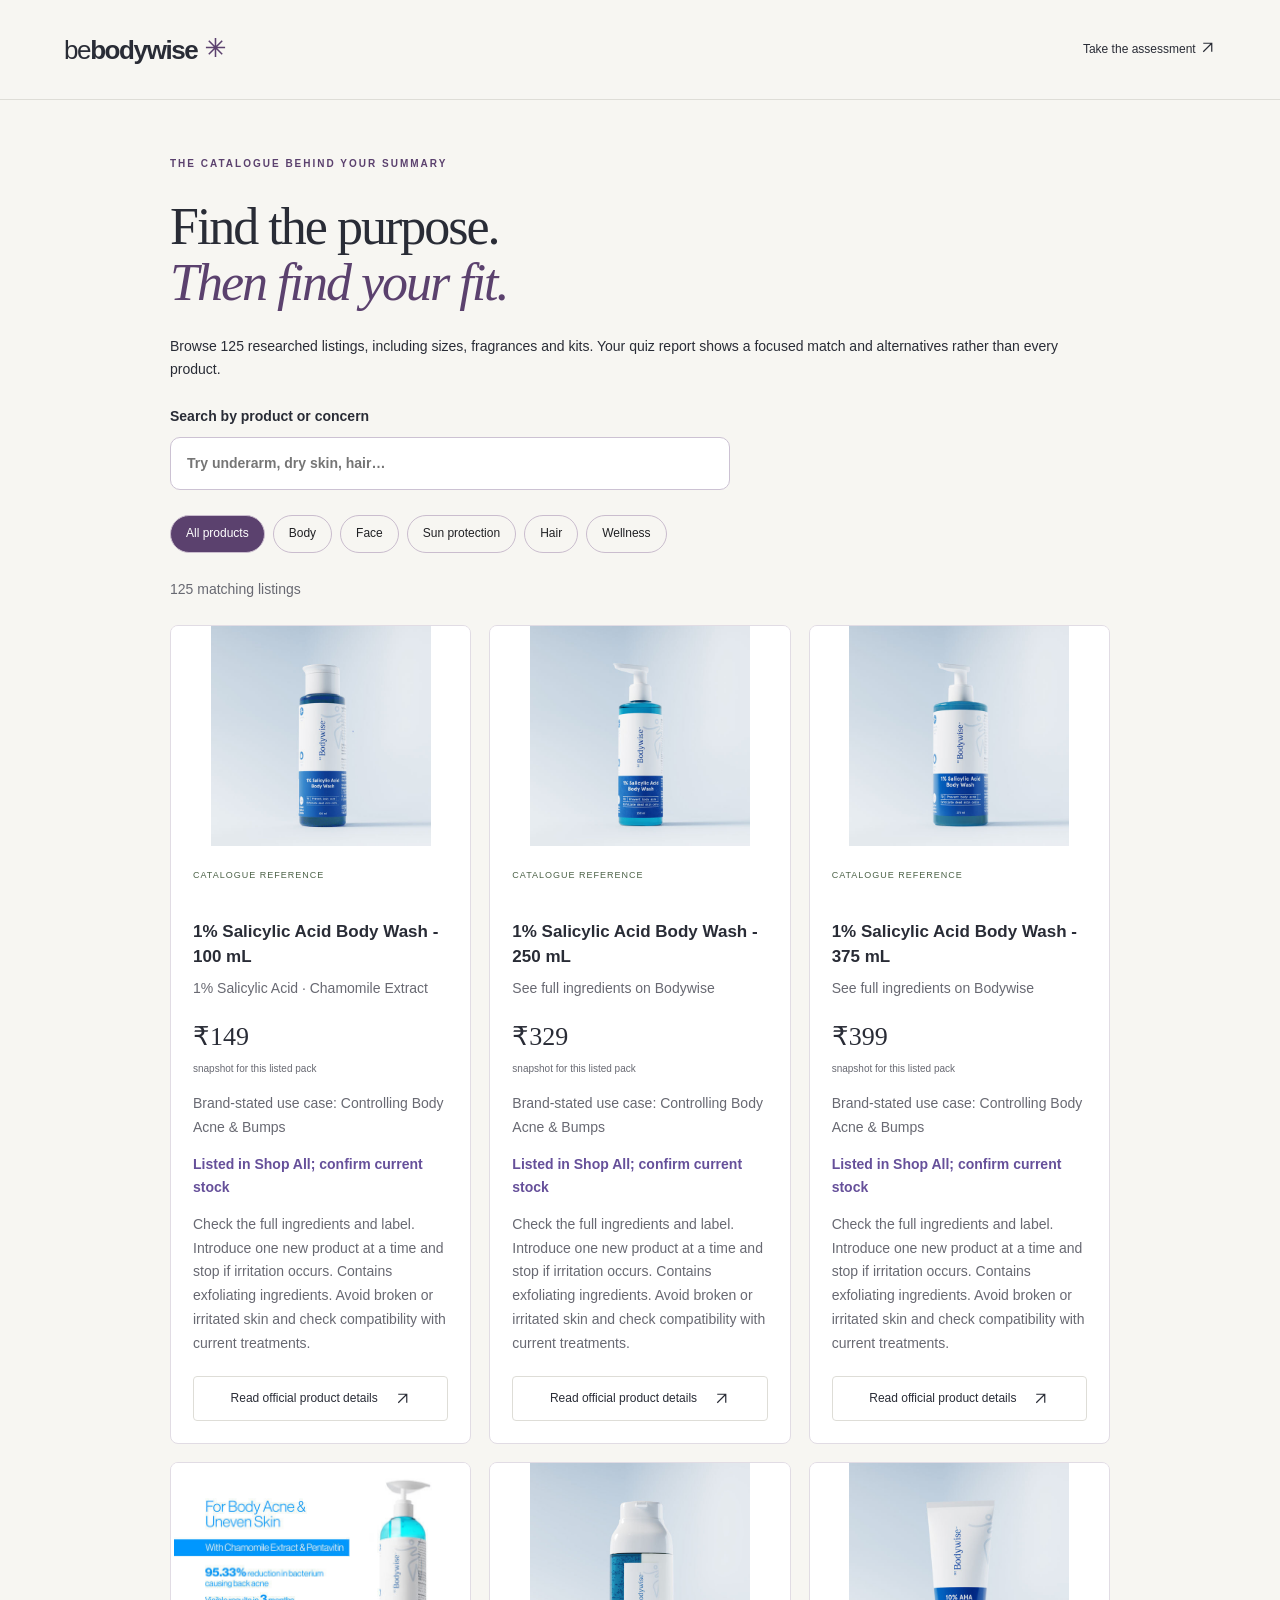
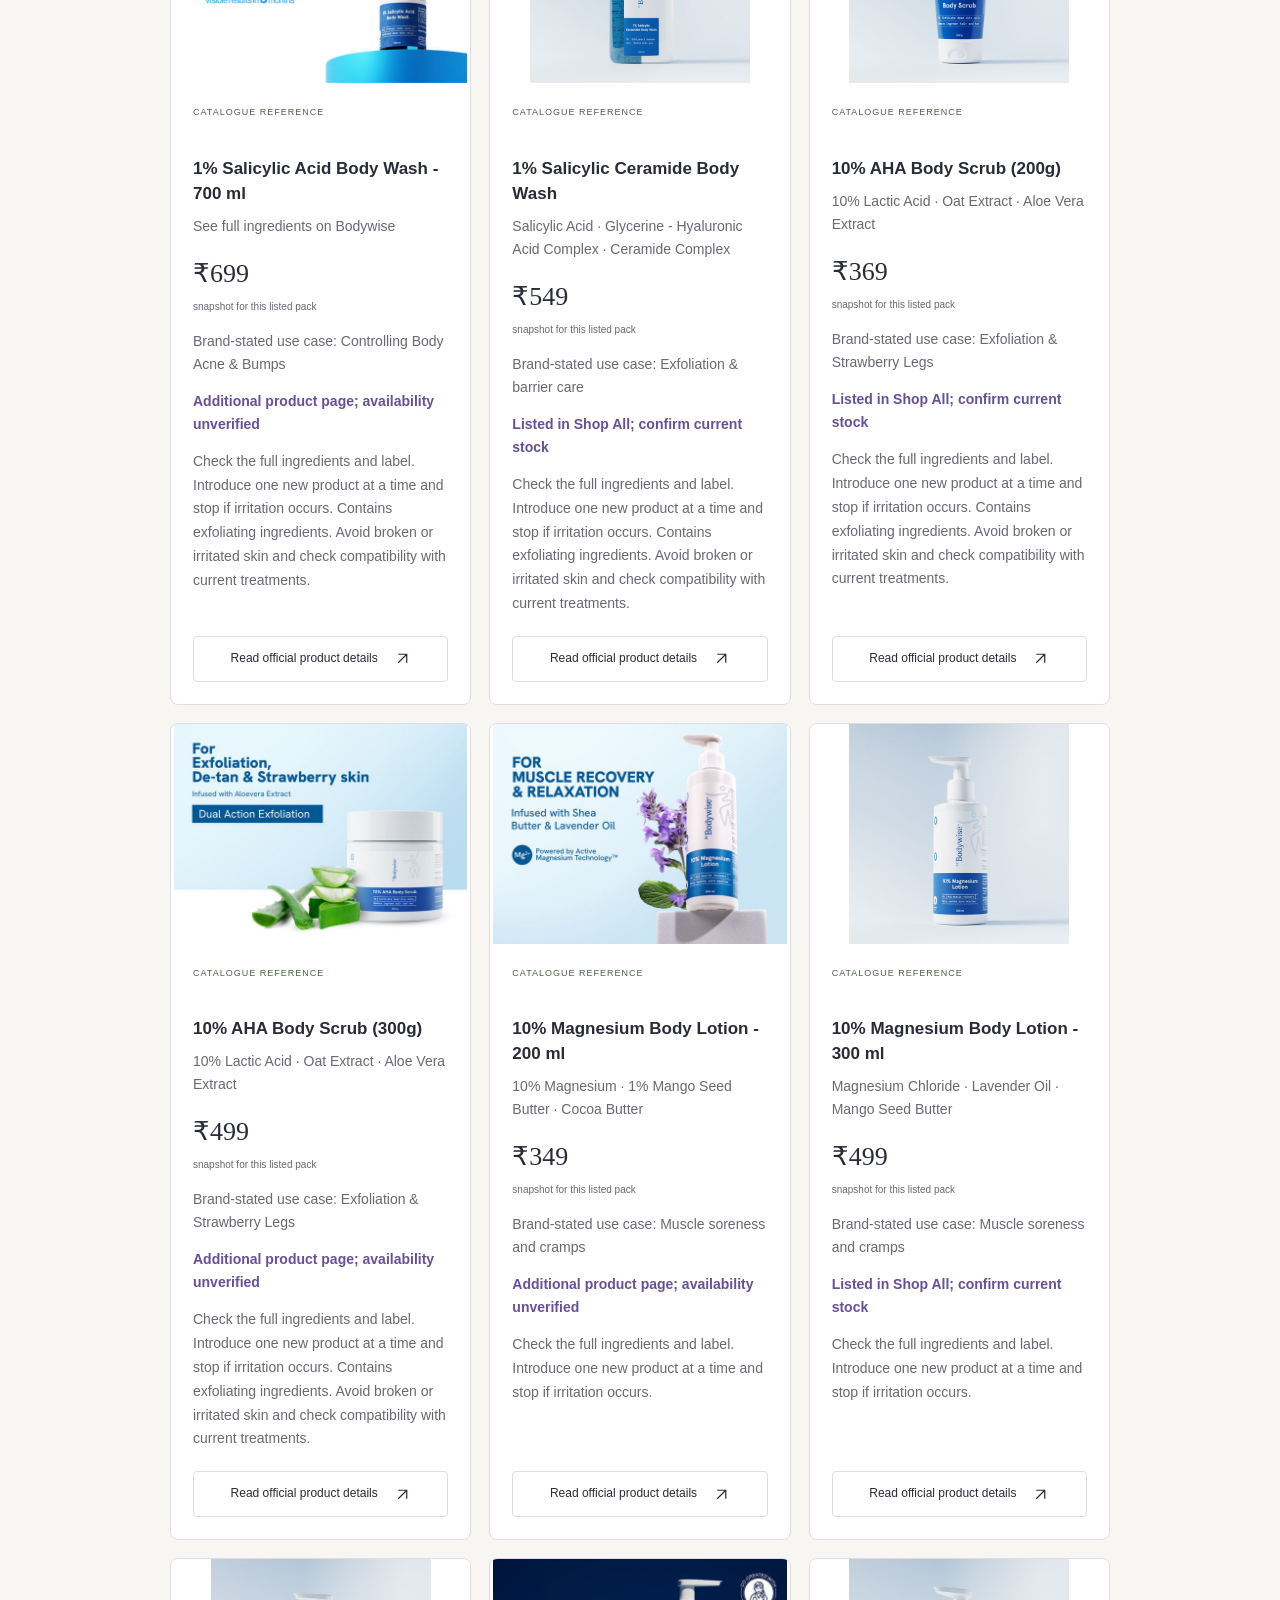
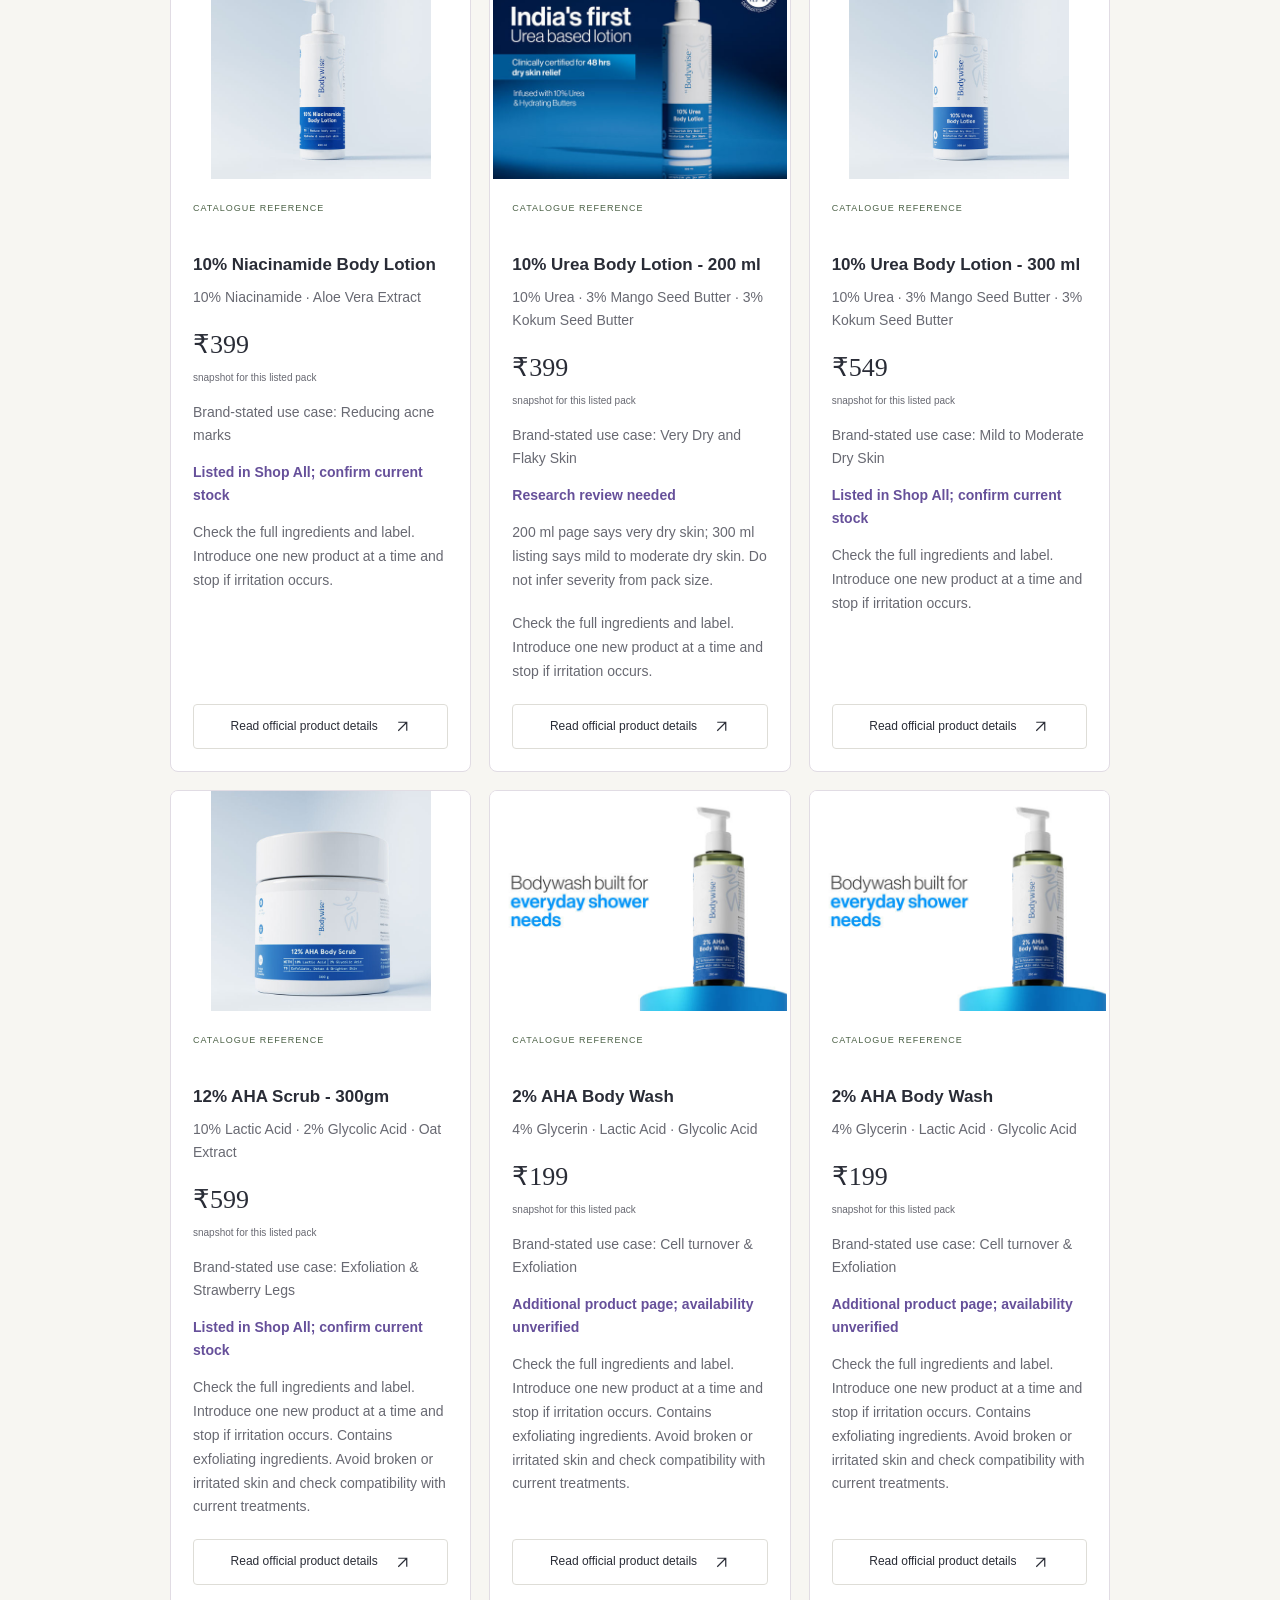
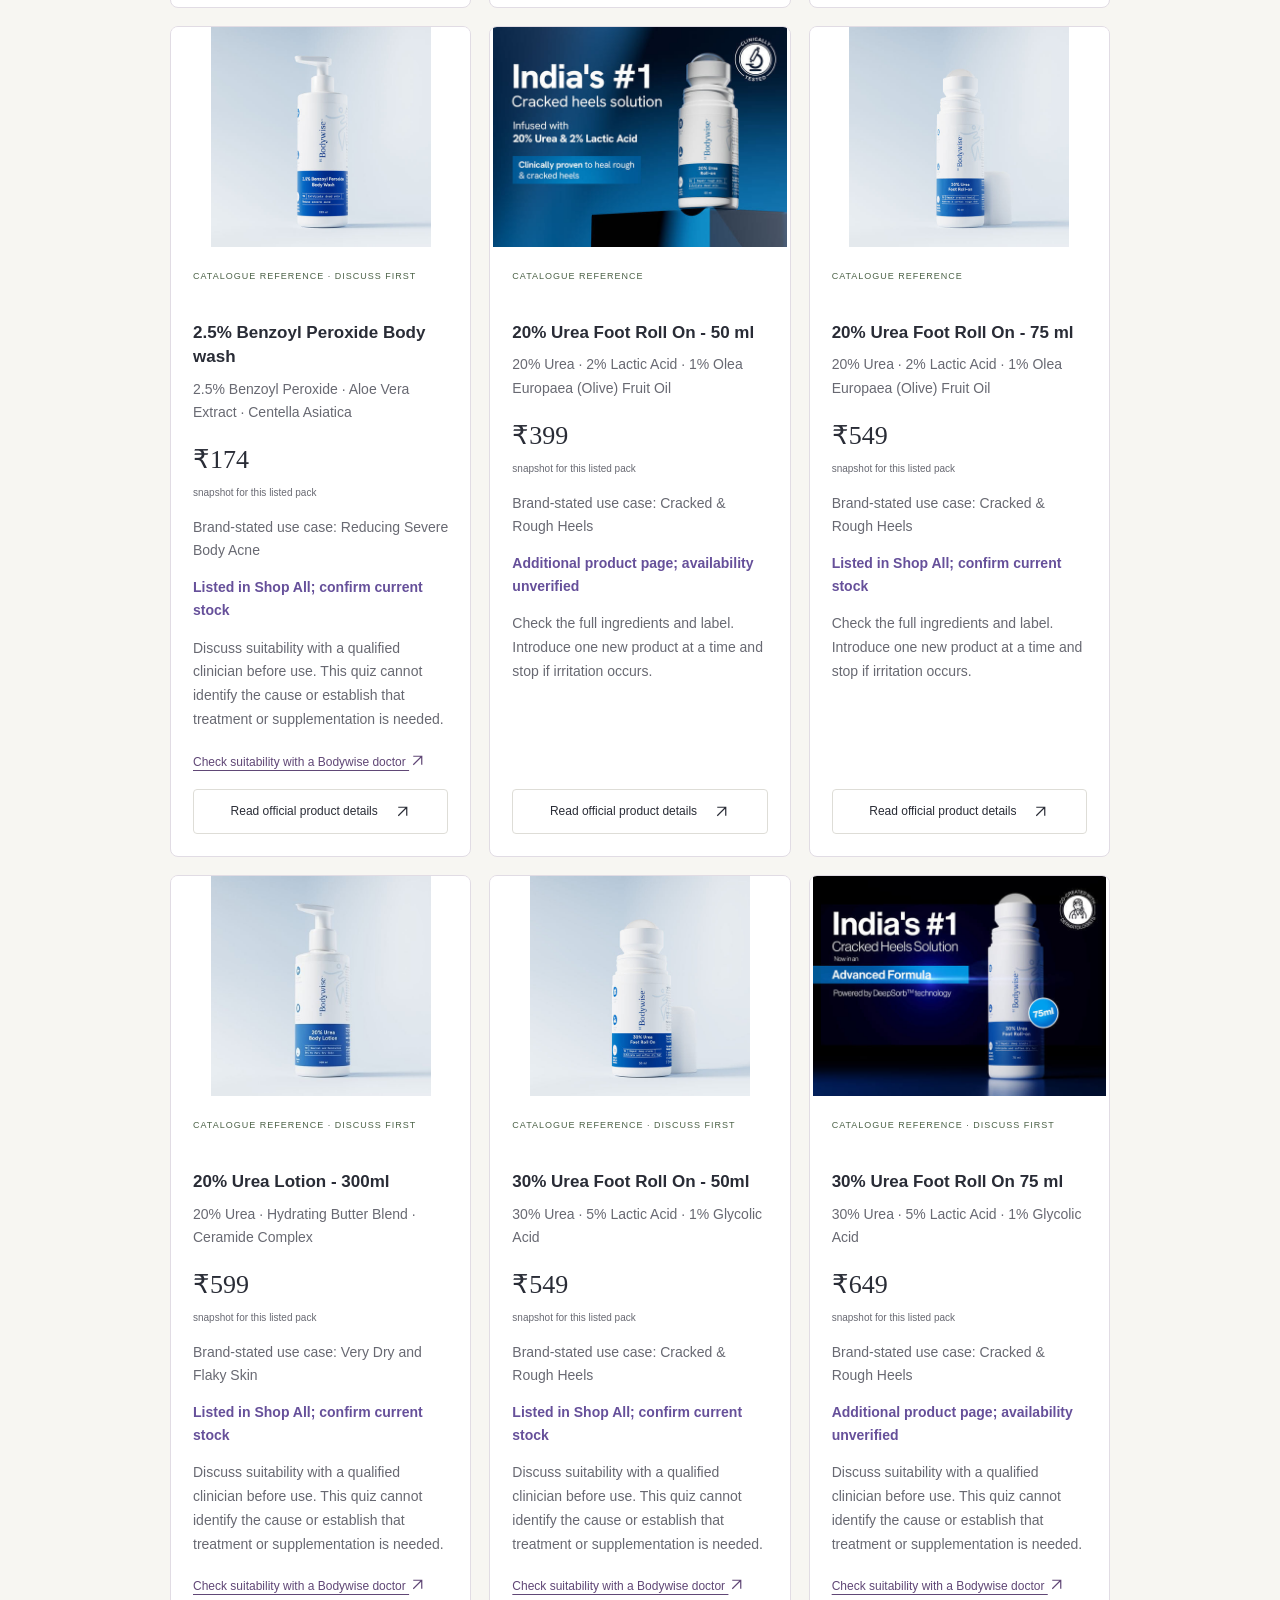
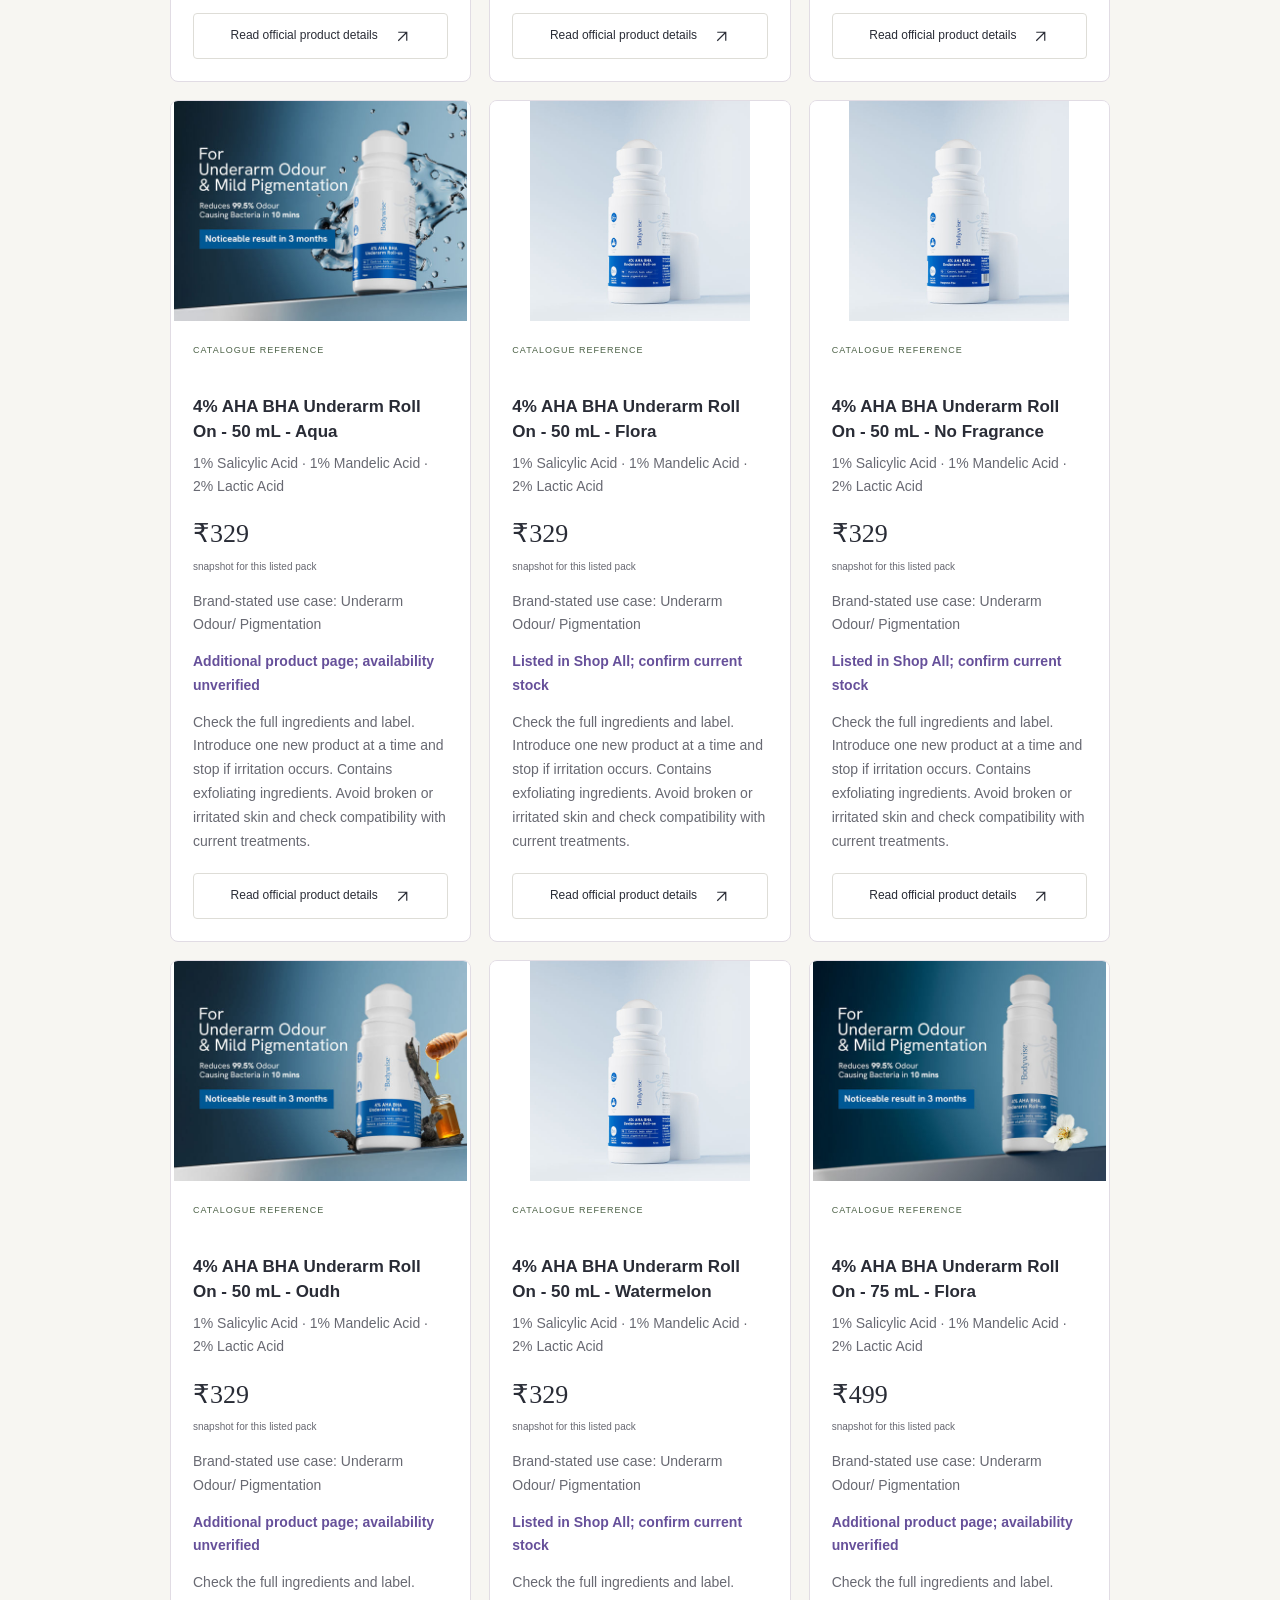
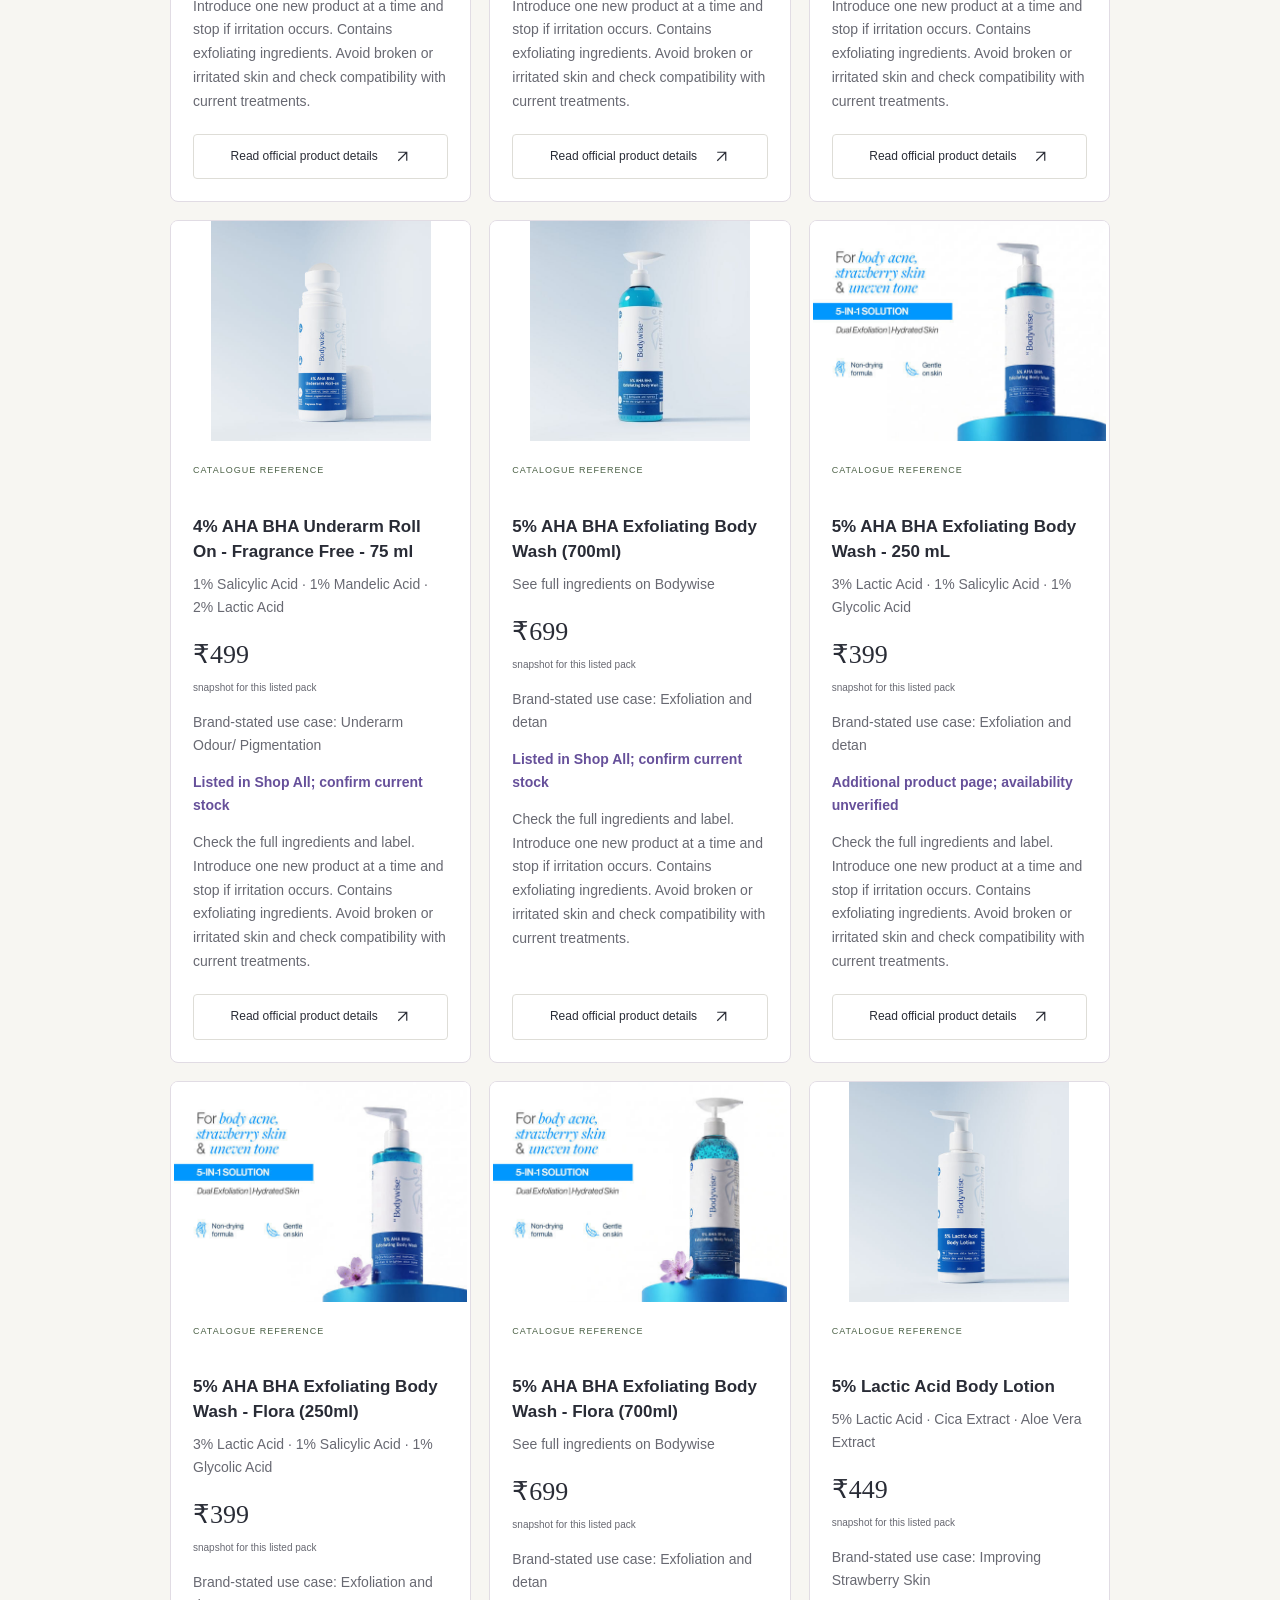
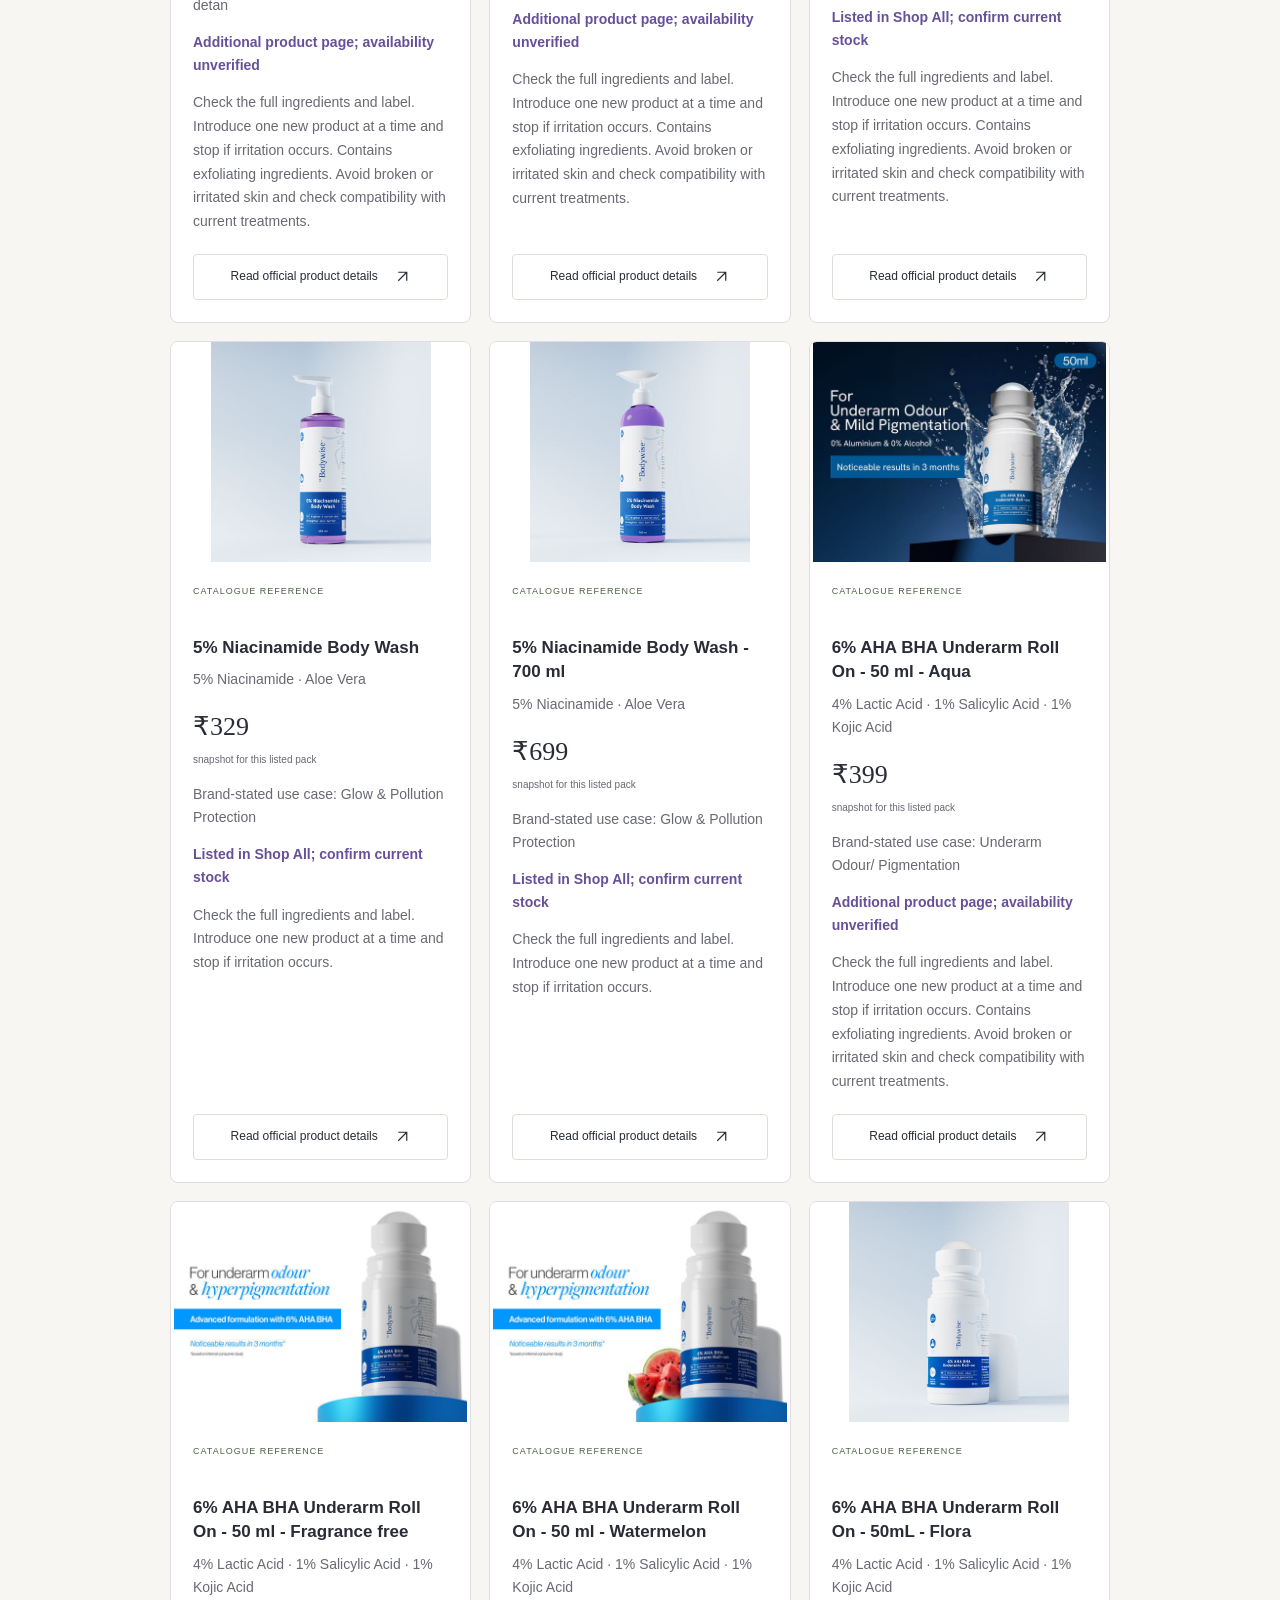
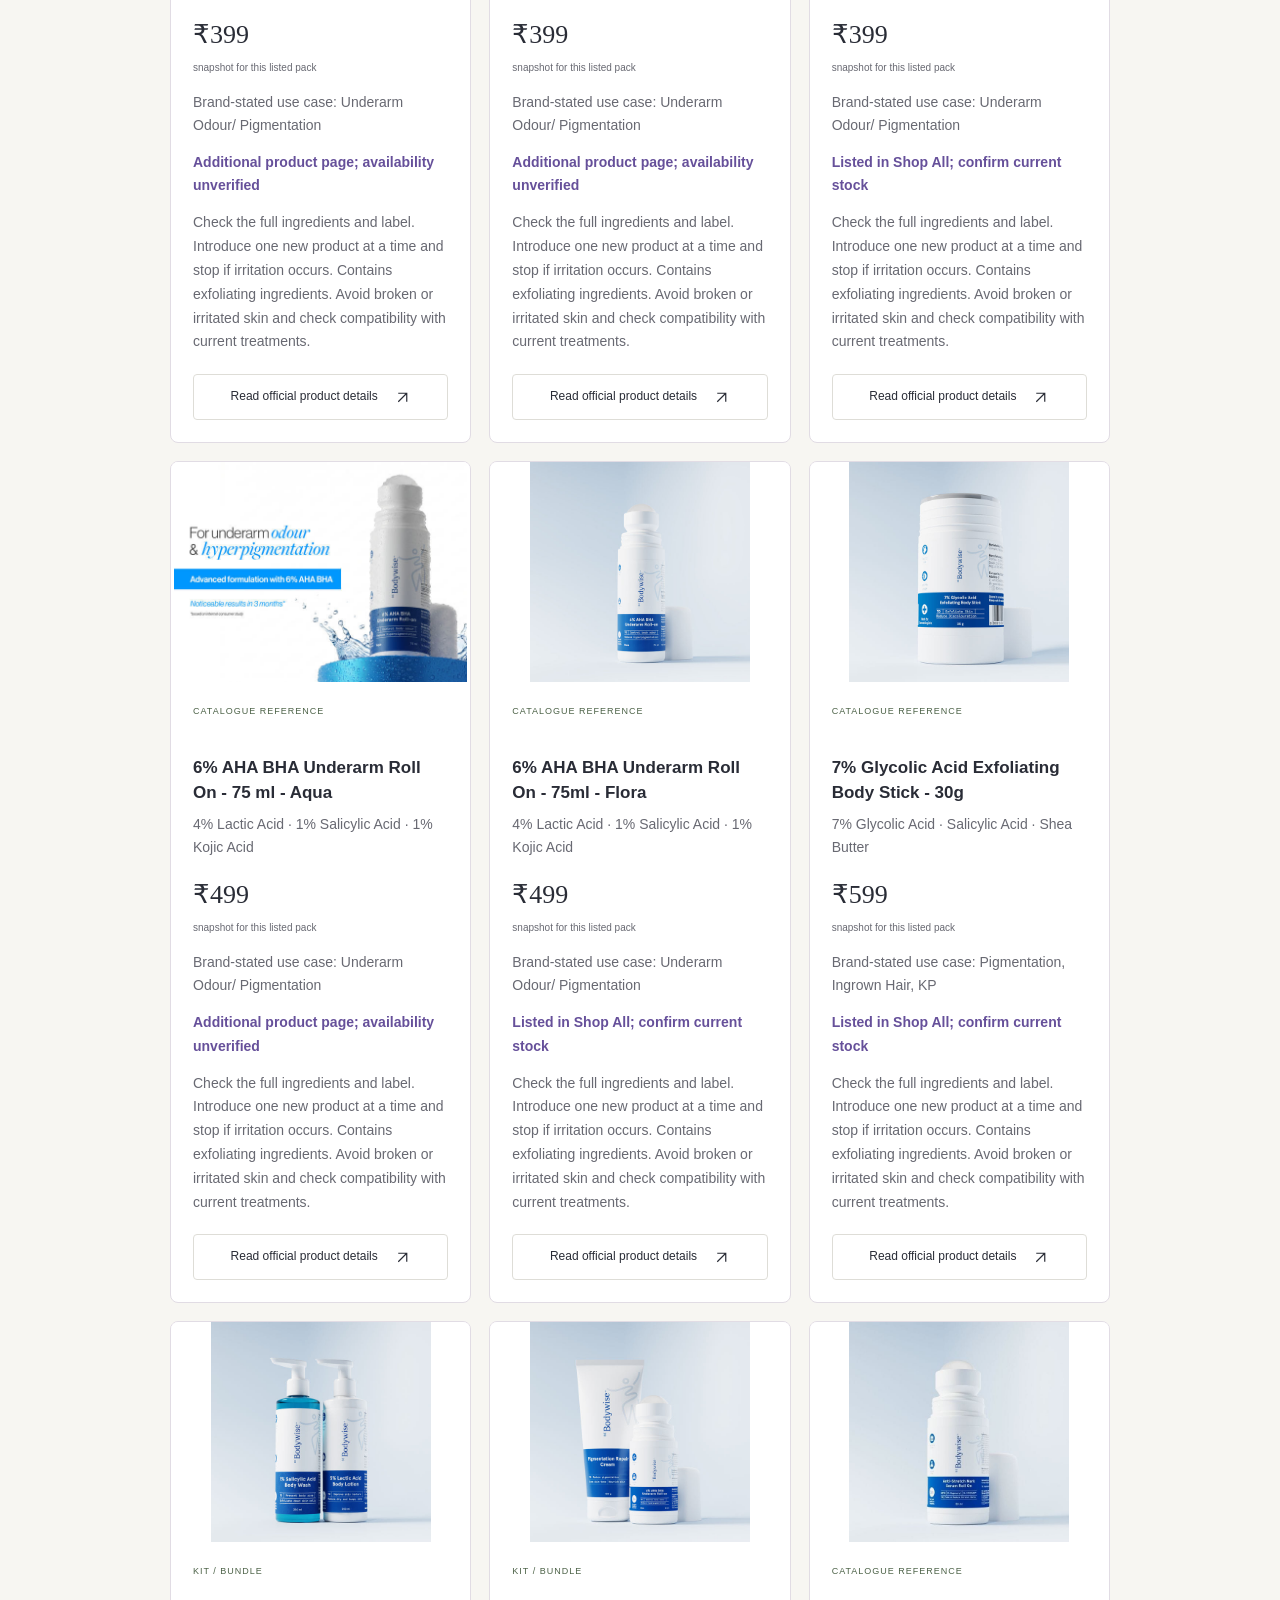
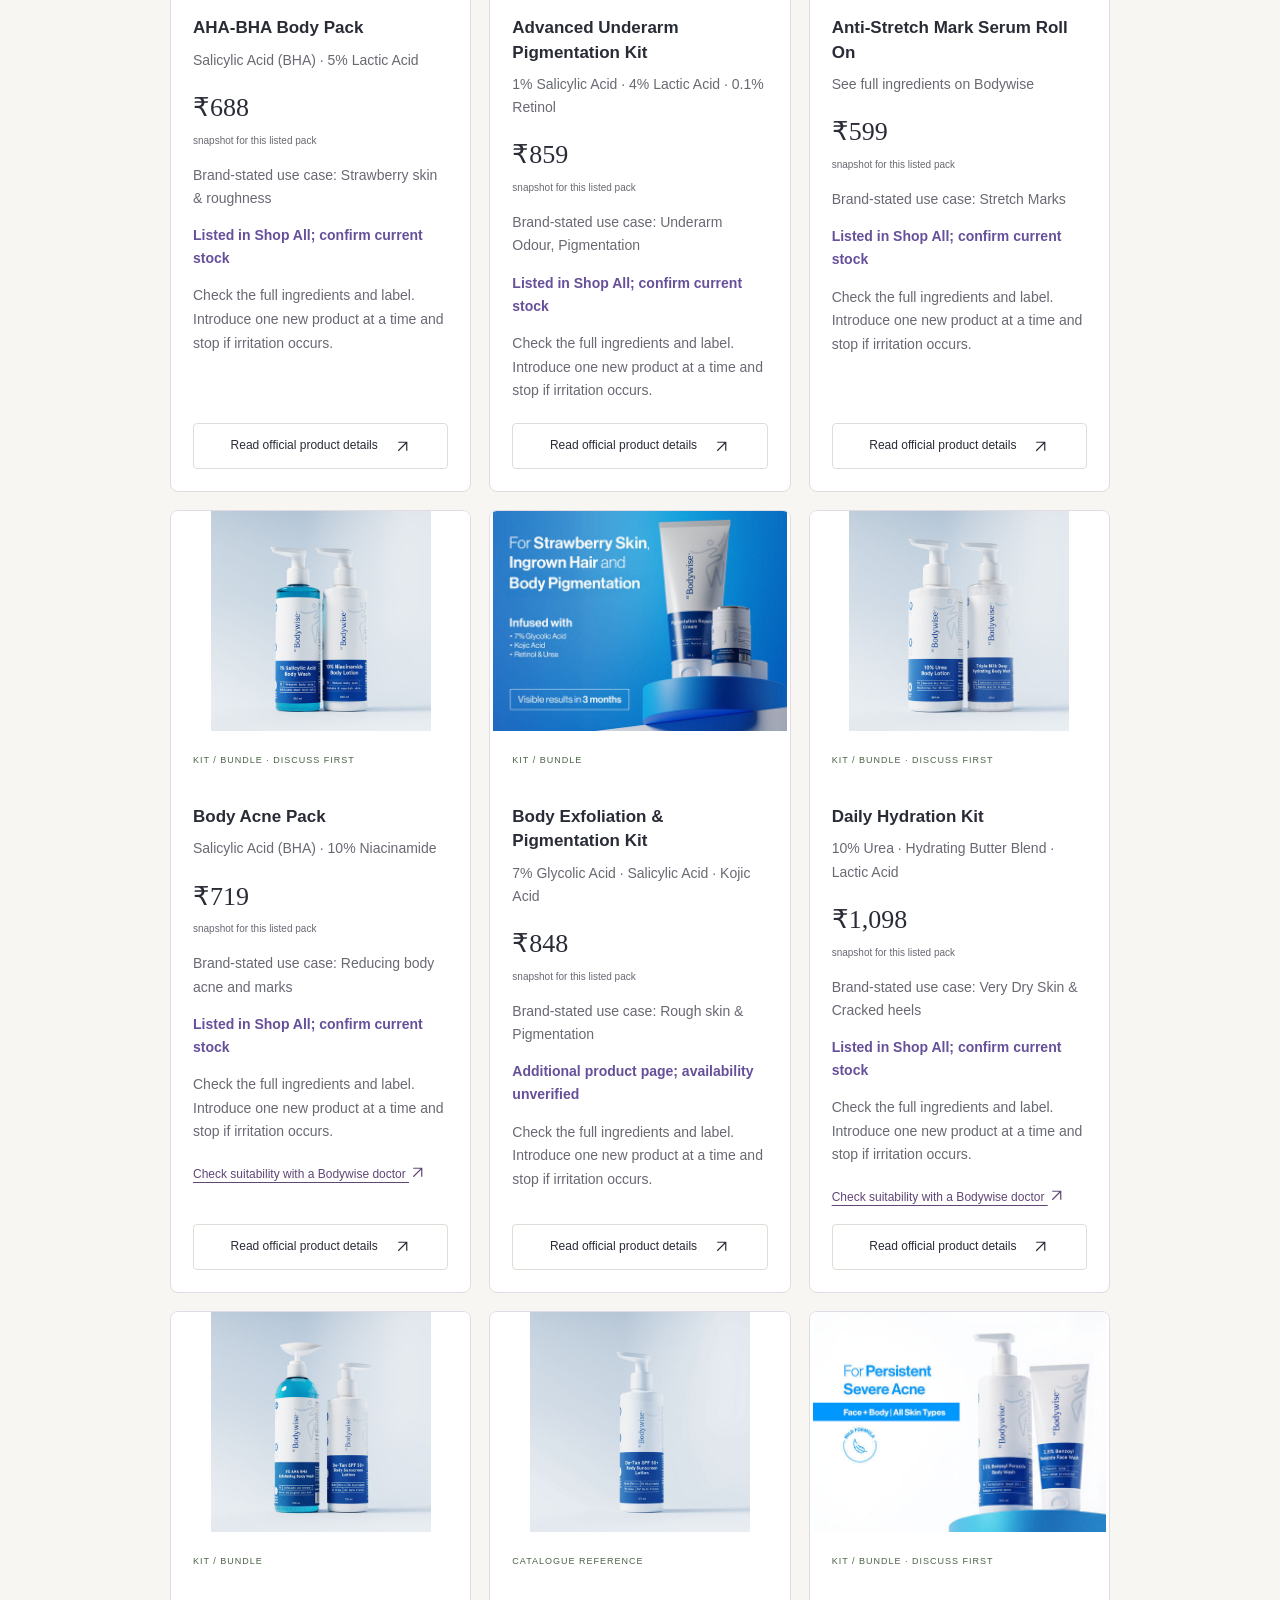
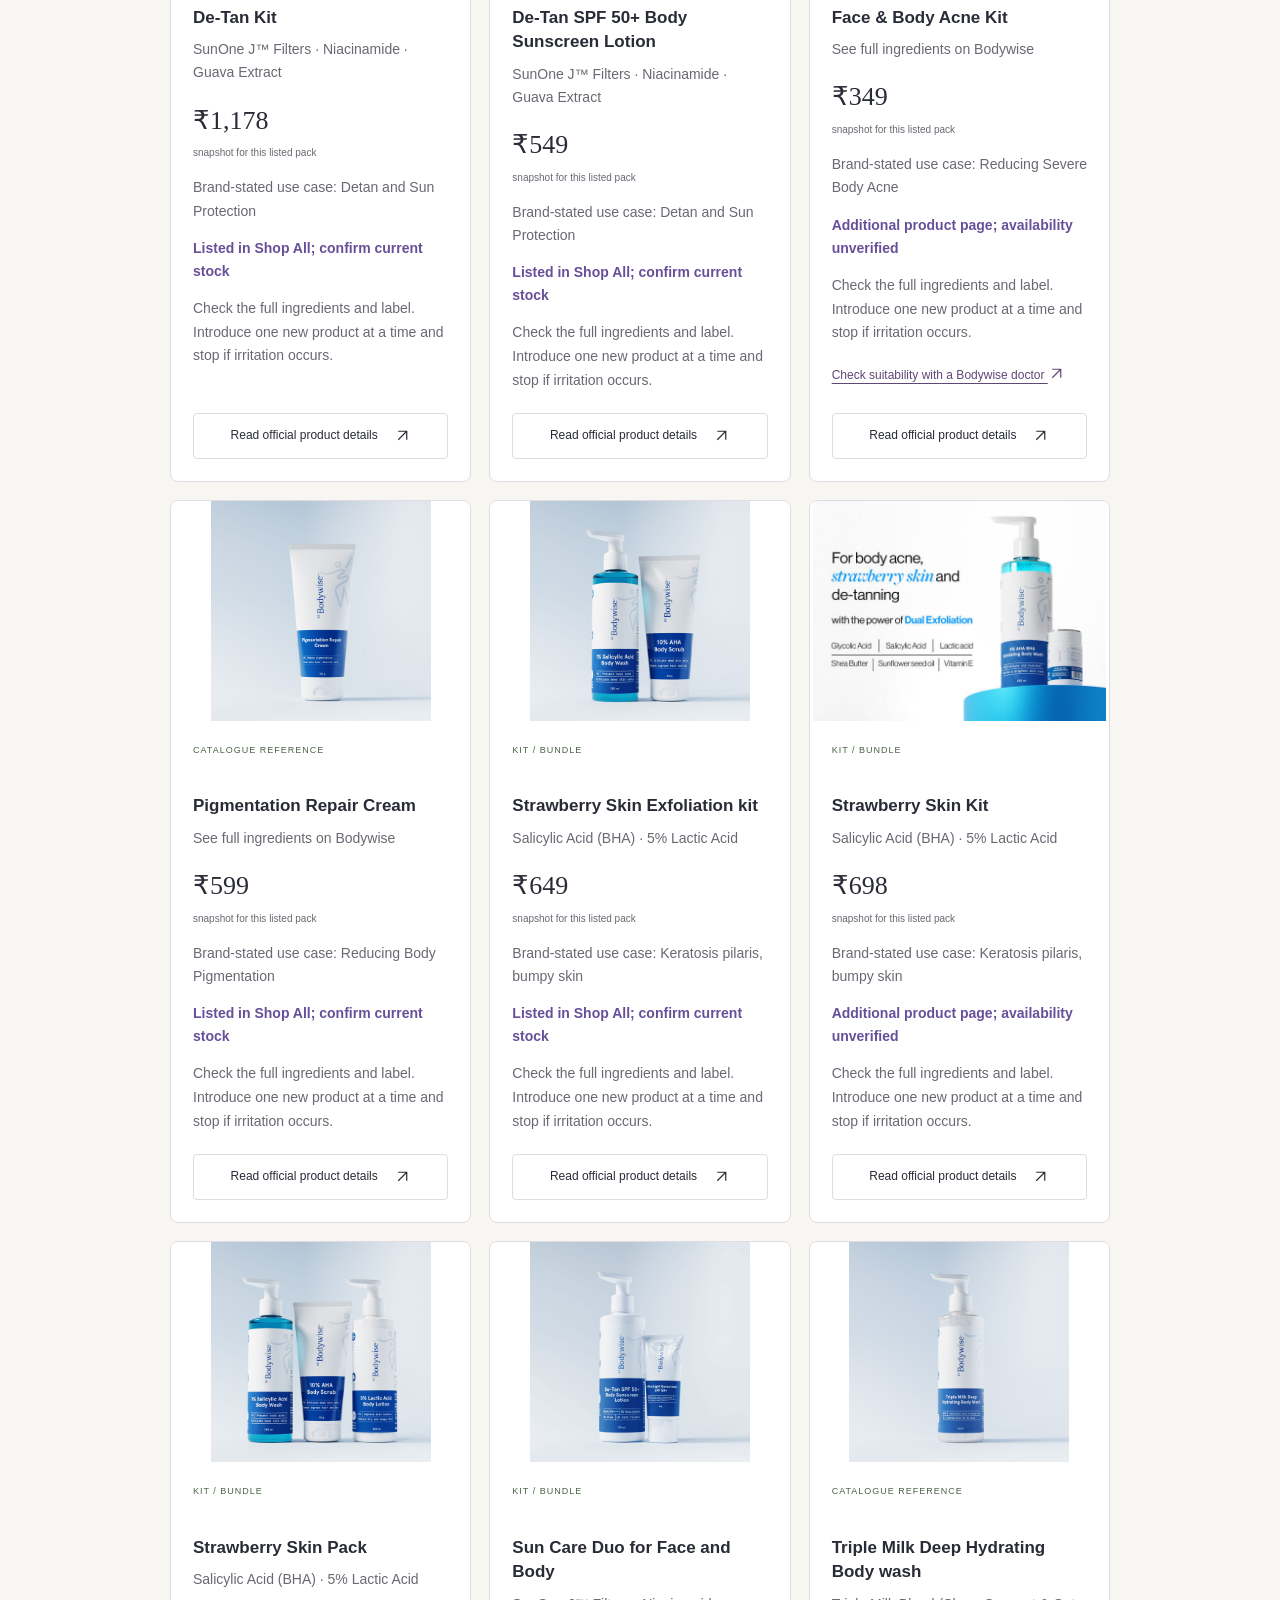
<file: products.html>
<!doctype html><html lang="en"><head><meta charset="utf-8"><meta name="viewport" content="width=device-width,initial-scale=1"><title>Bodywise — Product catalogue</title><meta name="description" content="Bodywise catalogue with product use cases, availability notes and official sources."><link rel="stylesheet" href="styles.css?v=11"></head><body><header class="header"><a class="brand" href="index.html">be<span>bodywise</span><i><svg class="ui-icon icon-spark" viewBox="0 0 24 24" fill="none" stroke="currentColor" stroke-width="1.6" aria-hidden="true" focusable="false"><path d="M12 2v20M2 12h20M5 5l14 14M5 19 19 5"/></svg></i></a><nav><a href="index.html">Take the assessment <svg class="ui-icon icon-arrow" viewBox="0 0 24 24" fill="none" stroke="currentColor" stroke-width="1.7" aria-hidden="true" focusable="false"><path d="M6 18 18 6M6 6h12v12"/></svg></a></nav></header><main class="case-body library"><span class="eyebrow">THE CATALOGUE BEHIND YOUR SUMMARY</span><h1>Find the purpose.<br><em>Then find your fit.</em></h1><p>Browse 125 researched listings, including sizes, fragrances and kits. Your quiz report shows a focused match and alternatives rather than every product.</p><label class="catalogue-search">Search by product or concern<input id="catalogue-search" type="search" placeholder="Try underarm, dry skin, hair…"></label><div class="library-filter" aria-label="Filter product categories"><button data-filter="all" aria-pressed="true">All products</button><button data-filter="body" aria-pressed="false">Body</button><button data-filter="face" aria-pressed="false">Face</button><button data-filter="sun" aria-pressed="false">Sun protection</button><button data-filter="hair" aria-pressed="false">Hair</button><button data-filter="wellness" aria-pressed="false">Wellness</button></div><p class="library-count" aria-live="polite">125 listings</p><div class="product-grid"><article class="product-card" data-category="body" data-search="1% salicylic acid body wash - 100 ml controlling body acne &amp; bumps"><div class="product-photo"><span class="product-image-fallback" hidden>Photo unavailable</span><img src="product-1-salicylic-acid-body-wash-100ml.jpg" alt="1% Salicylic Acid Body Wash - 100 mL" loading="lazy" referrerpolicy="no-referrer" onerror="this.hidden=true;this.previousElementSibling.hidden=false"></div><div class="product-content"><span class="product-role">Catalogue reference</span><h3>1% Salicylic Acid Body Wash - 100 mL</h3><p class="product-pack">1% Salicylic Acid · Chamomile Extract</p><div class="product-price">₹149<small>snapshot for this listed pack</small></div><p class="report-small">Brand-stated use case: Controlling Body Acne &amp; Bumps</p><p class="catalogue-status">Listed in Shop All; confirm current stock</p><p class="product-caution">Check the full ingredients and label. Introduce one new product at a time and stop if irritation occurs. Contains exfoliating ingredients. Avoid broken or irritated skin and check compatibility with current treatments.</p><a class="secondary product-link" href="https://bebodywise.com/product/1-salicylic-acid-body-wash-100ml" target="_blank" rel="noopener noreferrer" referrerpolicy="no-referrer">Read official product details <svg class="ui-icon icon-arrow" viewBox="0 0 24 24" fill="none" stroke="currentColor" stroke-width="1.7" aria-hidden="true" focusable="false"><path d="M6 18 18 6M6 6h12v12"/></svg></a></div></article><article class="product-card" data-category="body" data-search="1% salicylic acid body wash - 250 ml controlling body acne &amp; bumps"><div class="product-photo"><span class="product-image-fallback" hidden>Photo unavailable</span><img src="product-1-salicylic-acid-body-wash.jpg" alt="1% Salicylic Acid Body Wash - 250 mL" loading="lazy" referrerpolicy="no-referrer" onerror="this.hidden=true;this.previousElementSibling.hidden=false"></div><div class="product-content"><span class="product-role">Catalogue reference</span><h3>1% Salicylic Acid Body Wash - 250 mL</h3><p class="product-pack">See full ingredients on Bodywise</p><div class="product-price">₹329<small>snapshot for this listed pack</small></div><p class="report-small">Brand-stated use case: Controlling Body Acne &amp; Bumps</p><p class="catalogue-status">Listed in Shop All; confirm current stock</p><p class="product-caution">Check the full ingredients and label. Introduce one new product at a time and stop if irritation occurs. Contains exfoliating ingredients. Avoid broken or irritated skin and check compatibility with current treatments.</p><a class="secondary product-link" href="https://bebodywise.com/product/1-salicylic-acid-body-wash" target="_blank" rel="noopener noreferrer" referrerpolicy="no-referrer">Read official product details <svg class="ui-icon icon-arrow" viewBox="0 0 24 24" fill="none" stroke="currentColor" stroke-width="1.7" aria-hidden="true" focusable="false"><path d="M6 18 18 6M6 6h12v12"/></svg></a></div></article><article class="product-card" data-category="body" data-search="1% salicylic acid body wash - 375 ml controlling body acne &amp; bumps"><div class="product-photo"><span class="product-image-fallback" hidden>Photo unavailable</span><img src="product-1-salicylic-acid-body-wash-350ml.jpg" alt="1% Salicylic Acid Body Wash - 375 mL" loading="lazy" referrerpolicy="no-referrer" onerror="this.hidden=true;this.previousElementSibling.hidden=false"></div><div class="product-content"><span class="product-role">Catalogue reference</span><h3>1% Salicylic Acid Body Wash - 375 mL</h3><p class="product-pack">See full ingredients on Bodywise</p><div class="product-price">₹399<small>snapshot for this listed pack</small></div><p class="report-small">Brand-stated use case: Controlling Body Acne &amp; Bumps</p><p class="catalogue-status">Listed in Shop All; confirm current stock</p><p class="product-caution">Check the full ingredients and label. Introduce one new product at a time and stop if irritation occurs. Contains exfoliating ingredients. Avoid broken or irritated skin and check compatibility with current treatments.</p><a class="secondary product-link" href="https://bebodywise.com/product/1-salicylic-acid-body-wash-350ml" target="_blank" rel="noopener noreferrer" referrerpolicy="no-referrer">Read official product details <svg class="ui-icon icon-arrow" viewBox="0 0 24 24" fill="none" stroke="currentColor" stroke-width="1.7" aria-hidden="true" focusable="false"><path d="M6 18 18 6M6 6h12v12"/></svg></a></div></article><article class="product-card" data-category="body" data-search="1% salicylic acid body wash - 700 ml controlling body acne &amp; bumps"><div class="product-photo"><span class="product-image-fallback" hidden>Photo unavailable</span><img src="product-salicylic-acid-body-wash-700.jpg" alt="1% Salicylic Acid Body Wash - 700 ml" loading="lazy" referrerpolicy="no-referrer" onerror="this.hidden=true;this.previousElementSibling.hidden=false"></div><div class="product-content"><span class="product-role">Catalogue reference</span><h3>1% Salicylic Acid Body Wash - 700 ml</h3><p class="product-pack">See full ingredients on Bodywise</p><div class="product-price">₹699<small>snapshot for this listed pack</small></div><p class="report-small">Brand-stated use case: Controlling Body Acne &amp; Bumps</p><p class="catalogue-status">Additional product page; availability unverified</p><p class="product-caution">Check the full ingredients and label. Introduce one new product at a time and stop if irritation occurs. Contains exfoliating ingredients. Avoid broken or irritated skin and check compatibility with current treatments.</p><a class="secondary product-link" href="https://bebodywise.com/product/salicylic-acid-body-wash-700" target="_blank" rel="noopener noreferrer" referrerpolicy="no-referrer">Read official product details <svg class="ui-icon icon-arrow" viewBox="0 0 24 24" fill="none" stroke="currentColor" stroke-width="1.7" aria-hidden="true" focusable="false"><path d="M6 18 18 6M6 6h12v12"/></svg></a></div></article><article class="product-card" data-category="body" data-search="1% salicylic ceramide body wash exfoliation &amp; barrier care"><div class="product-photo"><span class="product-image-fallback" hidden>Photo unavailable</span><img src="product-salicylic-ceramide-bodywash.jpg" alt="1% Salicylic Ceramide Body Wash" loading="lazy" referrerpolicy="no-referrer" onerror="this.hidden=true;this.previousElementSibling.hidden=false"></div><div class="product-content"><span class="product-role">Catalogue reference</span><h3>1% Salicylic Ceramide Body Wash</h3><p class="product-pack">Salicylic Acid · Glycerine - Hyaluronic Acid Complex · Ceramide Complex</p><div class="product-price">₹549<small>snapshot for this listed pack</small></div><p class="report-small">Brand-stated use case: Exfoliation &amp; barrier care</p><p class="catalogue-status">Listed in Shop All; confirm current stock</p><p class="product-caution">Check the full ingredients and label. Introduce one new product at a time and stop if irritation occurs. Contains exfoliating ingredients. Avoid broken or irritated skin and check compatibility with current treatments.</p><a class="secondary product-link" href="https://bebodywise.com/product/salicylic-ceramide-bodywash" target="_blank" rel="noopener noreferrer" referrerpolicy="no-referrer">Read official product details <svg class="ui-icon icon-arrow" viewBox="0 0 24 24" fill="none" stroke="currentColor" stroke-width="1.7" aria-hidden="true" focusable="false"><path d="M6 18 18 6M6 6h12v12"/></svg></a></div></article><article class="product-card" data-category="body" data-search="10% aha body scrub (200g) exfoliation &amp; strawberry legs"><div class="product-photo"><span class="product-image-fallback" hidden>Photo unavailable</span><img src="product-10-aha-body-scrub.jpg" alt="10% AHA Body Scrub (200g)" loading="lazy" referrerpolicy="no-referrer" onerror="this.hidden=true;this.previousElementSibling.hidden=false"></div><div class="product-content"><span class="product-role">Catalogue reference</span><h3>10% AHA Body Scrub (200g)</h3><p class="product-pack">10% Lactic Acid · Oat Extract · Aloe Vera Extract</p><div class="product-price">₹369<small>snapshot for this listed pack</small></div><p class="report-small">Brand-stated use case: Exfoliation &amp; Strawberry Legs</p><p class="catalogue-status">Listed in Shop All; confirm current stock</p><p class="product-caution">Check the full ingredients and label. Introduce one new product at a time and stop if irritation occurs. Contains exfoliating ingredients. Avoid broken or irritated skin and check compatibility with current treatments.</p><a class="secondary product-link" href="https://bebodywise.com/product/10-aha-body-scrub" target="_blank" rel="noopener noreferrer" referrerpolicy="no-referrer">Read official product details <svg class="ui-icon icon-arrow" viewBox="0 0 24 24" fill="none" stroke="currentColor" stroke-width="1.7" aria-hidden="true" focusable="false"><path d="M6 18 18 6M6 6h12v12"/></svg></a></div></article><article class="product-card" data-category="body" data-search="10% aha body scrub (300g) exfoliation &amp; strawberry legs"><div class="product-photo"><span class="product-image-fallback" hidden>Photo unavailable</span><img src="product-10-aha-body-scrub-300.jpg" alt="10% AHA Body Scrub (300g)" loading="lazy" referrerpolicy="no-referrer" onerror="this.hidden=true;this.previousElementSibling.hidden=false"></div><div class="product-content"><span class="product-role">Catalogue reference</span><h3>10% AHA Body Scrub (300g)</h3><p class="product-pack">10% Lactic Acid · Oat Extract · Aloe Vera Extract</p><div class="product-price">₹499<small>snapshot for this listed pack</small></div><p class="report-small">Brand-stated use case: Exfoliation &amp; Strawberry Legs</p><p class="catalogue-status">Additional product page; availability unverified</p><p class="product-caution">Check the full ingredients and label. Introduce one new product at a time and stop if irritation occurs. Contains exfoliating ingredients. Avoid broken or irritated skin and check compatibility with current treatments.</p><a class="secondary product-link" href="https://bebodywise.com/product/10-aha-body-scrub-300" target="_blank" rel="noopener noreferrer" referrerpolicy="no-referrer">Read official product details <svg class="ui-icon icon-arrow" viewBox="0 0 24 24" fill="none" stroke="currentColor" stroke-width="1.7" aria-hidden="true" focusable="false"><path d="M6 18 18 6M6 6h12v12"/></svg></a></div></article><article class="product-card" data-category="body" data-search="10% magnesium body lotion - 200 ml muscle soreness and cramps"><div class="product-photo"><span class="product-image-fallback" hidden>Photo unavailable</span><img src="product-10-magnesium-lotion.jpg" alt="10% Magnesium Body Lotion - 200 ml" loading="lazy" referrerpolicy="no-referrer" onerror="this.hidden=true;this.previousElementSibling.hidden=false"></div><div class="product-content"><span class="product-role">Catalogue reference</span><h3>10% Magnesium Body Lotion - 200 ml</h3><p class="product-pack">10% Magnesium · 1% Mango Seed Butter · Cocoa Butter</p><div class="product-price">₹349<small>snapshot for this listed pack</small></div><p class="report-small">Brand-stated use case: Muscle soreness and cramps</p><p class="catalogue-status">Additional product page; availability unverified</p><p class="product-caution">Check the full ingredients and label. Introduce one new product at a time and stop if irritation occurs.</p><a class="secondary product-link" href="https://bebodywise.com/product/10-magnesium-lotion" target="_blank" rel="noopener noreferrer" referrerpolicy="no-referrer">Read official product details <svg class="ui-icon icon-arrow" viewBox="0 0 24 24" fill="none" stroke="currentColor" stroke-width="1.7" aria-hidden="true" focusable="false"><path d="M6 18 18 6M6 6h12v12"/></svg></a></div></article><article class="product-card" data-category="body" data-search="10% magnesium body lotion - 300 ml muscle soreness and cramps"><div class="product-photo"><span class="product-image-fallback" hidden>Photo unavailable</span><img src="product-10-magnesium-lotion-300ml.jpg" alt="10% Magnesium Body Lotion - 300 ml" loading="lazy" referrerpolicy="no-referrer" onerror="this.hidden=true;this.previousElementSibling.hidden=false"></div><div class="product-content"><span class="product-role">Catalogue reference</span><h3>10% Magnesium Body Lotion - 300 ml</h3><p class="product-pack">Magnesium Chloride · Lavender Oil · Mango Seed Butter</p><div class="product-price">₹499<small>snapshot for this listed pack</small></div><p class="report-small">Brand-stated use case: Muscle soreness and cramps</p><p class="catalogue-status">Listed in Shop All; confirm current stock</p><p class="product-caution">Check the full ingredients and label. Introduce one new product at a time and stop if irritation occurs.</p><a class="secondary product-link" href="https://bebodywise.com/product/10-magnesium-lotion-300ml" target="_blank" rel="noopener noreferrer" referrerpolicy="no-referrer">Read official product details <svg class="ui-icon icon-arrow" viewBox="0 0 24 24" fill="none" stroke="currentColor" stroke-width="1.7" aria-hidden="true" focusable="false"><path d="M6 18 18 6M6 6h12v12"/></svg></a></div></article><article class="product-card" data-category="body" data-search="10% niacinamide body lotion reducing acne marks"><div class="product-photo"><span class="product-image-fallback" hidden>Photo unavailable</span><img src="product-niacinamide-body-lotion.jpg" alt="10% Niacinamide Body Lotion" loading="lazy" referrerpolicy="no-referrer" onerror="this.hidden=true;this.previousElementSibling.hidden=false"></div><div class="product-content"><span class="product-role">Catalogue reference</span><h3>10% Niacinamide Body Lotion</h3><p class="product-pack">10% Niacinamide · Aloe Vera Extract</p><div class="product-price">₹399<small>snapshot for this listed pack</small></div><p class="report-small">Brand-stated use case: Reducing acne marks</p><p class="catalogue-status">Listed in Shop All; confirm current stock</p><p class="product-caution">Check the full ingredients and label. Introduce one new product at a time and stop if irritation occurs.</p><a class="secondary product-link" href="https://bebodywise.com/product/niacinamide-body-lotion" target="_blank" rel="noopener noreferrer" referrerpolicy="no-referrer">Read official product details <svg class="ui-icon icon-arrow" viewBox="0 0 24 24" fill="none" stroke="currentColor" stroke-width="1.7" aria-hidden="true" focusable="false"><path d="M6 18 18 6M6 6h12v12"/></svg></a></div></article><article class="product-card" data-category="body" data-search="10% urea body lotion - 200 ml very dry and flaky skin"><div class="product-photo"><span class="product-image-fallback" hidden>Photo unavailable</span><img src="product-10-urea-lotion.jpg" alt="10% Urea Body Lotion - 200 ml" loading="lazy" referrerpolicy="no-referrer" onerror="this.hidden=true;this.previousElementSibling.hidden=false"></div><div class="product-content"><span class="product-role">Catalogue reference</span><h3>10% Urea Body Lotion - 200 ml</h3><p class="product-pack">10% Urea · 3% Mango Seed Butter · 3% Kokum Seed Butter</p><div class="product-price">₹399<small>snapshot for this listed pack</small></div><p class="report-small">Brand-stated use case: Very Dry and Flaky Skin</p><p class="catalogue-status">Research review needed</p><p class="product-caution">200 ml page says very dry skin; 300 ml listing says mild to moderate dry skin. Do not infer severity from pack size.</p><p class="product-caution">Check the full ingredients and label. Introduce one new product at a time and stop if irritation occurs.</p><a class="secondary product-link" href="https://bebodywise.com/product/10-urea-lotion" target="_blank" rel="noopener noreferrer" referrerpolicy="no-referrer">Read official product details <svg class="ui-icon icon-arrow" viewBox="0 0 24 24" fill="none" stroke="currentColor" stroke-width="1.7" aria-hidden="true" focusable="false"><path d="M6 18 18 6M6 6h12v12"/></svg></a></div></article><article class="product-card" data-category="body" data-search="10% urea body lotion - 300 ml mild to moderate dry skin"><div class="product-photo"><span class="product-image-fallback" hidden>Photo unavailable</span><img src="product-10-urea-lotion-300ml.jpg" alt="10% Urea Body Lotion - 300 ml" loading="lazy" referrerpolicy="no-referrer" onerror="this.hidden=true;this.previousElementSibling.hidden=false"></div><div class="product-content"><span class="product-role">Catalogue reference</span><h3>10% Urea Body Lotion - 300 ml</h3><p class="product-pack">10% Urea · 3% Mango Seed Butter · 3% Kokum Seed Butter</p><div class="product-price">₹549<small>snapshot for this listed pack</small></div><p class="report-small">Brand-stated use case: Mild to Moderate Dry Skin</p><p class="catalogue-status">Listed in Shop All; confirm current stock</p><p class="product-caution">Check the full ingredients and label. Introduce one new product at a time and stop if irritation occurs.</p><a class="secondary product-link" href="https://bebodywise.com/product/10-urea-lotion-300ml" target="_blank" rel="noopener noreferrer" referrerpolicy="no-referrer">Read official product details <svg class="ui-icon icon-arrow" viewBox="0 0 24 24" fill="none" stroke="currentColor" stroke-width="1.7" aria-hidden="true" focusable="false"><path d="M6 18 18 6M6 6h12v12"/></svg></a></div></article><article class="product-card" data-category="body" data-search="12% aha scrub - 300gm exfoliation &amp; strawberry legs"><div class="product-photo"><span class="product-image-fallback" hidden>Photo unavailable</span><img src="product-12-aha-scrub.jpg" alt="12% AHA Scrub - 300gm" loading="lazy" referrerpolicy="no-referrer" onerror="this.hidden=true;this.previousElementSibling.hidden=false"></div><div class="product-content"><span class="product-role">Catalogue reference</span><h3>12% AHA Scrub - 300gm</h3><p class="product-pack">10% Lactic Acid · 2% Glycolic Acid · Oat Extract</p><div class="product-price">₹599<small>snapshot for this listed pack</small></div><p class="report-small">Brand-stated use case: Exfoliation &amp; Strawberry Legs</p><p class="catalogue-status">Listed in Shop All; confirm current stock</p><p class="product-caution">Check the full ingredients and label. Introduce one new product at a time and stop if irritation occurs. Contains exfoliating ingredients. Avoid broken or irritated skin and check compatibility with current treatments.</p><a class="secondary product-link" href="https://bebodywise.com/product/12-aha-scrub" target="_blank" rel="noopener noreferrer" referrerpolicy="no-referrer">Read official product details <svg class="ui-icon icon-arrow" viewBox="0 0 24 24" fill="none" stroke="currentColor" stroke-width="1.7" aria-hidden="true" focusable="false"><path d="M6 18 18 6M6 6h12v12"/></svg></a></div></article><article class="product-card" data-category="body" data-search="2% aha body wash cell turnover &amp; exfoliation"><div class="product-photo"><span class="product-image-fallback" hidden>Photo unavailable</span><img src="product-2-aha-body-wash.jpg" alt="2% AHA Body Wash" loading="lazy" referrerpolicy="no-referrer" onerror="this.hidden=true;this.previousElementSibling.hidden=false"></div><div class="product-content"><span class="product-role">Catalogue reference</span><h3>2% AHA Body Wash</h3><p class="product-pack">4% Glycerin · Lactic Acid · Glycolic Acid</p><div class="product-price">₹199<small>snapshot for this listed pack</small></div><p class="report-small">Brand-stated use case: Cell turnover &amp; Exfoliation</p><p class="catalogue-status">Additional product page; availability unverified</p><p class="product-caution">Check the full ingredients and label. Introduce one new product at a time and stop if irritation occurs. Contains exfoliating ingredients. Avoid broken or irritated skin and check compatibility with current treatments.</p><a class="secondary product-link" href="https://bebodywise.com/product/2-aha-body-wash" target="_blank" rel="noopener noreferrer" referrerpolicy="no-referrer">Read official product details <svg class="ui-icon icon-arrow" viewBox="0 0 24 24" fill="none" stroke="currentColor" stroke-width="1.7" aria-hidden="true" focusable="false"><path d="M6 18 18 6M6 6h12v12"/></svg></a></div></article><article class="product-card" data-category="body" data-search="2% aha body wash cell turnover &amp; exfoliation"><div class="product-photo"><span class="product-image-fallback" hidden>Photo unavailable</span><img src="product-aha-body-wash-deal.jpg" alt="2% AHA Body Wash" loading="lazy" referrerpolicy="no-referrer" onerror="this.hidden=true;this.previousElementSibling.hidden=false"></div><div class="product-content"><span class="product-role">Catalogue reference</span><h3>2% AHA Body Wash</h3><p class="product-pack">4% Glycerin · Lactic Acid · Glycolic Acid</p><div class="product-price">₹199<small>snapshot for this listed pack</small></div><p class="report-small">Brand-stated use case: Cell turnover &amp; Exfoliation</p><p class="catalogue-status">Additional product page; availability unverified</p><p class="product-caution">Check the full ingredients and label. Introduce one new product at a time and stop if irritation occurs. Contains exfoliating ingredients. Avoid broken or irritated skin and check compatibility with current treatments.</p><a class="secondary product-link" href="https://bebodywise.com/product/aha-body-wash-deal" target="_blank" rel="noopener noreferrer" referrerpolicy="no-referrer">Read official product details <svg class="ui-icon icon-arrow" viewBox="0 0 24 24" fill="none" stroke="currentColor" stroke-width="1.7" aria-hidden="true" focusable="false"><path d="M6 18 18 6M6 6h12v12"/></svg></a></div></article><article class="product-card" data-category="body" data-search="2.5% benzoyl peroxide body wash reducing severe body acne"><div class="product-photo"><span class="product-image-fallback" hidden>Photo unavailable</span><img src="product-2-5-benzoyl-peroxide-bodywash.jpg" alt="2.5% Benzoyl Peroxide Body wash" loading="lazy" referrerpolicy="no-referrer" onerror="this.hidden=true;this.previousElementSibling.hidden=false"></div><div class="product-content"><span class="product-role">Catalogue reference · Discuss first</span><h3>2.5% Benzoyl Peroxide Body wash</h3><p class="product-pack">2.5% Benzoyl Peroxide · Aloe Vera Extract · Centella Asiatica</p><div class="product-price">₹174<small>snapshot for this listed pack</small></div><p class="report-small">Brand-stated use case: Reducing Severe Body Acne</p><p class="catalogue-status">Listed in Shop All; confirm current stock</p><p class="product-caution">Discuss suitability with a qualified clinician before use. This quiz cannot identify the cause or establish that treatment or supplementation is needed.</p><a class="doctor-inline-link" href="https://bebodywise.com/schedule-appointment" target="_blank" rel="noopener noreferrer" referrerpolicy="no-referrer">Check suitability with a Bodywise doctor <svg class="ui-icon icon-arrow" viewBox="0 0 24 24" fill="none" stroke="currentColor" stroke-width="1.7" aria-hidden="true" focusable="false"><path d="M6 18 18 6M6 6h12v12"/></svg></a><a class="secondary product-link" href="https://bebodywise.com/product/2-5-benzoyl-peroxide-bodywash" target="_blank" rel="noopener noreferrer" referrerpolicy="no-referrer">Read official product details <svg class="ui-icon icon-arrow" viewBox="0 0 24 24" fill="none" stroke="currentColor" stroke-width="1.7" aria-hidden="true" focusable="false"><path d="M6 18 18 6M6 6h12v12"/></svg></a></div></article><article class="product-card" data-category="body" data-search="20% urea foot roll on - 50 ml cracked &amp; rough heels"><div class="product-photo"><span class="product-image-fallback" hidden>Photo unavailable</span><img src="product-20-urea-roll-on-50ml.png" alt="20% Urea Foot Roll On - 50 ml" loading="lazy" referrerpolicy="no-referrer" onerror="this.hidden=true;this.previousElementSibling.hidden=false"></div><div class="product-content"><span class="product-role">Catalogue reference</span><h3>20% Urea Foot Roll On - 50 ml</h3><p class="product-pack">20% Urea · 2% Lactic Acid · 1% Olea Europaea (Olive) Fruit Oil</p><div class="product-price">₹399<small>snapshot for this listed pack</small></div><p class="report-small">Brand-stated use case: Cracked &amp; Rough Heels</p><p class="catalogue-status">Additional product page; availability unverified</p><p class="product-caution">Check the full ingredients and label. Introduce one new product at a time and stop if irritation occurs.</p><a class="secondary product-link" href="https://bebodywise.com/product/20-urea-roll-on-50ml" target="_blank" rel="noopener noreferrer" referrerpolicy="no-referrer">Read official product details <svg class="ui-icon icon-arrow" viewBox="0 0 24 24" fill="none" stroke="currentColor" stroke-width="1.7" aria-hidden="true" focusable="false"><path d="M6 18 18 6M6 6h12v12"/></svg></a></div></article><article class="product-card" data-category="body" data-search="20% urea foot roll on - 75 ml cracked &amp; rough heels"><div class="product-photo"><span class="product-image-fallback" hidden>Photo unavailable</span><img src="product-20-urea-roll-on-75ml.jpg" alt="20% Urea Foot Roll On - 75 ml" loading="lazy" referrerpolicy="no-referrer" onerror="this.hidden=true;this.previousElementSibling.hidden=false"></div><div class="product-content"><span class="product-role">Catalogue reference</span><h3>20% Urea Foot Roll On - 75 ml</h3><p class="product-pack">20% Urea · 2% Lactic Acid · 1% Olea Europaea (Olive) Fruit Oil</p><div class="product-price">₹549<small>snapshot for this listed pack</small></div><p class="report-small">Brand-stated use case: Cracked &amp; Rough Heels</p><p class="catalogue-status">Listed in Shop All; confirm current stock</p><p class="product-caution">Check the full ingredients and label. Introduce one new product at a time and stop if irritation occurs.</p><a class="secondary product-link" href="https://bebodywise.com/product/20-urea-roll-on-75ml" target="_blank" rel="noopener noreferrer" referrerpolicy="no-referrer">Read official product details <svg class="ui-icon icon-arrow" viewBox="0 0 24 24" fill="none" stroke="currentColor" stroke-width="1.7" aria-hidden="true" focusable="false"><path d="M6 18 18 6M6 6h12v12"/></svg></a></div></article><article class="product-card" data-category="body" data-search="20% urea lotion - 300ml very dry and flaky skin"><div class="product-photo"><span class="product-image-fallback" hidden>Photo unavailable</span><img src="product-20-urea-lotion-xp.jpg" alt="20% Urea Lotion - 300ml" loading="lazy" referrerpolicy="no-referrer" onerror="this.hidden=true;this.previousElementSibling.hidden=false"></div><div class="product-content"><span class="product-role">Catalogue reference · Discuss first</span><h3>20% Urea Lotion - 300ml</h3><p class="product-pack">20% Urea · Hydrating Butter Blend · Ceramide Complex</p><div class="product-price">₹599<small>snapshot for this listed pack</small></div><p class="report-small">Brand-stated use case: Very Dry and Flaky Skin</p><p class="catalogue-status">Listed in Shop All; confirm current stock</p><p class="product-caution">Discuss suitability with a qualified clinician before use. This quiz cannot identify the cause or establish that treatment or supplementation is needed.</p><a class="doctor-inline-link" href="https://bebodywise.com/schedule-appointment" target="_blank" rel="noopener noreferrer" referrerpolicy="no-referrer">Check suitability with a Bodywise doctor <svg class="ui-icon icon-arrow" viewBox="0 0 24 24" fill="none" stroke="currentColor" stroke-width="1.7" aria-hidden="true" focusable="false"><path d="M6 18 18 6M6 6h12v12"/></svg></a><a class="secondary product-link" href="https://bebodywise.com/product/20-urea-lotion-xp" target="_blank" rel="noopener noreferrer" referrerpolicy="no-referrer">Read official product details <svg class="ui-icon icon-arrow" viewBox="0 0 24 24" fill="none" stroke="currentColor" stroke-width="1.7" aria-hidden="true" focusable="false"><path d="M6 18 18 6M6 6h12v12"/></svg></a></div></article><article class="product-card" data-category="body" data-search="30% urea foot roll on - 50ml cracked &amp; rough heels"><div class="product-photo"><span class="product-image-fallback" hidden>Photo unavailable</span><img src="product-30-urea-foot-roll-on.png" alt="30% Urea Foot Roll On - 50ml" loading="lazy" referrerpolicy="no-referrer" onerror="this.hidden=true;this.previousElementSibling.hidden=false"></div><div class="product-content"><span class="product-role">Catalogue reference · Discuss first</span><h3>30% Urea Foot Roll On - 50ml</h3><p class="product-pack">30% Urea · 5% Lactic Acid · 1% Glycolic Acid</p><div class="product-price">₹549<small>snapshot for this listed pack</small></div><p class="report-small">Brand-stated use case: Cracked &amp; Rough Heels</p><p class="catalogue-status">Listed in Shop All; confirm current stock</p><p class="product-caution">Discuss suitability with a qualified clinician before use. This quiz cannot identify the cause or establish that treatment or supplementation is needed.</p><a class="doctor-inline-link" href="https://bebodywise.com/schedule-appointment" target="_blank" rel="noopener noreferrer" referrerpolicy="no-referrer">Check suitability with a Bodywise doctor <svg class="ui-icon icon-arrow" viewBox="0 0 24 24" fill="none" stroke="currentColor" stroke-width="1.7" aria-hidden="true" focusable="false"><path d="M6 18 18 6M6 6h12v12"/></svg></a><a class="secondary product-link" href="https://bebodywise.com/product/30-urea-foot-roll-on" target="_blank" rel="noopener noreferrer" referrerpolicy="no-referrer">Read official product details <svg class="ui-icon icon-arrow" viewBox="0 0 24 24" fill="none" stroke="currentColor" stroke-width="1.7" aria-hidden="true" focusable="false"><path d="M6 18 18 6M6 6h12v12"/></svg></a></div></article><article class="product-card" data-category="body" data-search="30% urea foot roll on 75 ml cracked &amp; rough heels"><div class="product-photo"><span class="product-image-fallback" hidden>Photo unavailable</span><img src="product-30-urea-foot-roll-on-75ml.jpg" alt="30% Urea Foot Roll On 75 ml" loading="lazy" referrerpolicy="no-referrer" onerror="this.hidden=true;this.previousElementSibling.hidden=false"></div><div class="product-content"><span class="product-role">Catalogue reference · Discuss first</span><h3>30% Urea Foot Roll On 75 ml</h3><p class="product-pack">30% Urea · 5% Lactic Acid · 1% Glycolic Acid</p><div class="product-price">₹649<small>snapshot for this listed pack</small></div><p class="report-small">Brand-stated use case: Cracked &amp; Rough Heels</p><p class="catalogue-status">Additional product page; availability unverified</p><p class="product-caution">Discuss suitability with a qualified clinician before use. This quiz cannot identify the cause or establish that treatment or supplementation is needed.</p><a class="doctor-inline-link" href="https://bebodywise.com/schedule-appointment" target="_blank" rel="noopener noreferrer" referrerpolicy="no-referrer">Check suitability with a Bodywise doctor <svg class="ui-icon icon-arrow" viewBox="0 0 24 24" fill="none" stroke="currentColor" stroke-width="1.7" aria-hidden="true" focusable="false"><path d="M6 18 18 6M6 6h12v12"/></svg></a><a class="secondary product-link" href="https://bebodywise.com/product/30-urea-foot-roll-on-75ml" target="_blank" rel="noopener noreferrer" referrerpolicy="no-referrer">Read official product details <svg class="ui-icon icon-arrow" viewBox="0 0 24 24" fill="none" stroke="currentColor" stroke-width="1.7" aria-hidden="true" focusable="false"><path d="M6 18 18 6M6 6h12v12"/></svg></a></div></article><article class="product-card" data-category="body" data-search="4% aha bha underarm roll on - 50 ml - aqua underarm odour/ pigmentation"><div class="product-photo"><span class="product-image-fallback" hidden>Photo unavailable</span><img src="product-4-aha-bha-underarm-roll-on-aqua.jpg" alt="4% AHA BHA Underarm Roll On - 50 mL - Aqua" loading="lazy" referrerpolicy="no-referrer" onerror="this.hidden=true;this.previousElementSibling.hidden=false"></div><div class="product-content"><span class="product-role">Catalogue reference</span><h3>4% AHA BHA Underarm Roll On - 50 mL - Aqua</h3><p class="product-pack">1% Salicylic Acid · 1% Mandelic Acid · 2% Lactic Acid</p><div class="product-price">₹329<small>snapshot for this listed pack</small></div><p class="report-small">Brand-stated use case: Underarm Odour/ Pigmentation</p><p class="catalogue-status">Additional product page; availability unverified</p><p class="product-caution">Check the full ingredients and label. Introduce one new product at a time and stop if irritation occurs. Contains exfoliating ingredients. Avoid broken or irritated skin and check compatibility with current treatments.</p><a class="secondary product-link" href="https://bebodywise.com/product/4-aha-bha-underarm-roll-on-aqua" target="_blank" rel="noopener noreferrer" referrerpolicy="no-referrer">Read official product details <svg class="ui-icon icon-arrow" viewBox="0 0 24 24" fill="none" stroke="currentColor" stroke-width="1.7" aria-hidden="true" focusable="false"><path d="M6 18 18 6M6 6h12v12"/></svg></a></div></article><article class="product-card" data-category="body" data-search="4% aha bha underarm roll on - 50 ml - flora underarm odour/ pigmentation"><div class="product-photo"><span class="product-image-fallback" hidden>Photo unavailable</span><img src="product-4-aha-bha-underarm-roll-on.jpg" alt="4% AHA BHA Underarm Roll On - 50 mL - Flora" loading="lazy" referrerpolicy="no-referrer" onerror="this.hidden=true;this.previousElementSibling.hidden=false"></div><div class="product-content"><span class="product-role">Catalogue reference</span><h3>4% AHA BHA Underarm Roll On - 50 mL - Flora</h3><p class="product-pack">1% Salicylic Acid · 1% Mandelic Acid · 2% Lactic Acid</p><div class="product-price">₹329<small>snapshot for this listed pack</small></div><p class="report-small">Brand-stated use case: Underarm Odour/ Pigmentation</p><p class="catalogue-status">Listed in Shop All; confirm current stock</p><p class="product-caution">Check the full ingredients and label. Introduce one new product at a time and stop if irritation occurs. Contains exfoliating ingredients. Avoid broken or irritated skin and check compatibility with current treatments.</p><a class="secondary product-link" href="https://bebodywise.com/product/4-aha-bha-underarm-roll-on" target="_blank" rel="noopener noreferrer" referrerpolicy="no-referrer">Read official product details <svg class="ui-icon icon-arrow" viewBox="0 0 24 24" fill="none" stroke="currentColor" stroke-width="1.7" aria-hidden="true" focusable="false"><path d="M6 18 18 6M6 6h12v12"/></svg></a></div></article><article class="product-card" data-category="body" data-search="4% aha bha underarm roll on - 50 ml - no fragrance underarm odour/ pigmentation"><div class="product-photo"><span class="product-image-fallback" hidden>Photo unavailable</span><img src="product-4-aha-bha-underarm-roll-on-no-fragrance.jpg" alt="4% AHA BHA Underarm Roll On - 50 mL - No Fragrance" loading="lazy" referrerpolicy="no-referrer" onerror="this.hidden=true;this.previousElementSibling.hidden=false"></div><div class="product-content"><span class="product-role">Catalogue reference</span><h3>4% AHA BHA Underarm Roll On - 50 mL - No Fragrance</h3><p class="product-pack">1% Salicylic Acid · 1% Mandelic Acid · 2% Lactic Acid</p><div class="product-price">₹329<small>snapshot for this listed pack</small></div><p class="report-small">Brand-stated use case: Underarm Odour/ Pigmentation</p><p class="catalogue-status">Listed in Shop All; confirm current stock</p><p class="product-caution">Check the full ingredients and label. Introduce one new product at a time and stop if irritation occurs. Contains exfoliating ingredients. Avoid broken or irritated skin and check compatibility with current treatments.</p><a class="secondary product-link" href="https://bebodywise.com/product/4-aha-bha-underarm-roll-on-no-fragrance" target="_blank" rel="noopener noreferrer" referrerpolicy="no-referrer">Read official product details <svg class="ui-icon icon-arrow" viewBox="0 0 24 24" fill="none" stroke="currentColor" stroke-width="1.7" aria-hidden="true" focusable="false"><path d="M6 18 18 6M6 6h12v12"/></svg></a></div></article><article class="product-card" data-category="body" data-search="4% aha bha underarm roll on - 50 ml - oudh underarm odour/ pigmentation"><div class="product-photo"><span class="product-image-fallback" hidden>Photo unavailable</span><img src="product-4-aha-bha-underarm-roll-on-oudh.jpg" alt="4% AHA BHA Underarm Roll On - 50 mL - Oudh" loading="lazy" referrerpolicy="no-referrer" onerror="this.hidden=true;this.previousElementSibling.hidden=false"></div><div class="product-content"><span class="product-role">Catalogue reference</span><h3>4% AHA BHA Underarm Roll On - 50 mL - Oudh</h3><p class="product-pack">1% Salicylic Acid · 1% Mandelic Acid · 2% Lactic Acid</p><div class="product-price">₹329<small>snapshot for this listed pack</small></div><p class="report-small">Brand-stated use case: Underarm Odour/ Pigmentation</p><p class="catalogue-status">Additional product page; availability unverified</p><p class="product-caution">Check the full ingredients and label. Introduce one new product at a time and stop if irritation occurs. Contains exfoliating ingredients. Avoid broken or irritated skin and check compatibility with current treatments.</p><a class="secondary product-link" href="https://bebodywise.com/product/4-aha-bha-underarm-roll-on-oudh" target="_blank" rel="noopener noreferrer" referrerpolicy="no-referrer">Read official product details <svg class="ui-icon icon-arrow" viewBox="0 0 24 24" fill="none" stroke="currentColor" stroke-width="1.7" aria-hidden="true" focusable="false"><path d="M6 18 18 6M6 6h12v12"/></svg></a></div></article><article class="product-card" data-category="body" data-search="4% aha bha underarm roll on - 50 ml - watermelon underarm odour/ pigmentation"><div class="product-photo"><span class="product-image-fallback" hidden>Photo unavailable</span><img src="product-4-aha-bha-underarm-roll-on-watermelon.jpg" alt="4% AHA BHA Underarm Roll On - 50 mL - Watermelon" loading="lazy" referrerpolicy="no-referrer" onerror="this.hidden=true;this.previousElementSibling.hidden=false"></div><div class="product-content"><span class="product-role">Catalogue reference</span><h3>4% AHA BHA Underarm Roll On - 50 mL - Watermelon</h3><p class="product-pack">1% Salicylic Acid · 1% Mandelic Acid · 2% Lactic Acid</p><div class="product-price">₹329<small>snapshot for this listed pack</small></div><p class="report-small">Brand-stated use case: Underarm Odour/ Pigmentation</p><p class="catalogue-status">Listed in Shop All; confirm current stock</p><p class="product-caution">Check the full ingredients and label. Introduce one new product at a time and stop if irritation occurs. Contains exfoliating ingredients. Avoid broken or irritated skin and check compatibility with current treatments.</p><a class="secondary product-link" href="https://bebodywise.com/product/4-aha-bha-underarm-roll-on-watermelon" target="_blank" rel="noopener noreferrer" referrerpolicy="no-referrer">Read official product details <svg class="ui-icon icon-arrow" viewBox="0 0 24 24" fill="none" stroke="currentColor" stroke-width="1.7" aria-hidden="true" focusable="false"><path d="M6 18 18 6M6 6h12v12"/></svg></a></div></article><article class="product-card" data-category="body" data-search="4% aha bha underarm roll on - 75 ml - flora underarm odour/ pigmentation"><div class="product-photo"><span class="product-image-fallback" hidden>Photo unavailable</span><img src="product-4-aha-bha-underarm-rollon-75.jpg" alt="4% AHA BHA Underarm Roll On - 75 mL - Flora" loading="lazy" referrerpolicy="no-referrer" onerror="this.hidden=true;this.previousElementSibling.hidden=false"></div><div class="product-content"><span class="product-role">Catalogue reference</span><h3>4% AHA BHA Underarm Roll On - 75 mL - Flora</h3><p class="product-pack">1% Salicylic Acid · 1% Mandelic Acid · 2% Lactic Acid</p><div class="product-price">₹499<small>snapshot for this listed pack</small></div><p class="report-small">Brand-stated use case: Underarm Odour/ Pigmentation</p><p class="catalogue-status">Additional product page; availability unverified</p><p class="product-caution">Check the full ingredients and label. Introduce one new product at a time and stop if irritation occurs. Contains exfoliating ingredients. Avoid broken or irritated skin and check compatibility with current treatments.</p><a class="secondary product-link" href="https://bebodywise.com/product/4-aha-bha-underarm-rollon-75" target="_blank" rel="noopener noreferrer" referrerpolicy="no-referrer">Read official product details <svg class="ui-icon icon-arrow" viewBox="0 0 24 24" fill="none" stroke="currentColor" stroke-width="1.7" aria-hidden="true" focusable="false"><path d="M6 18 18 6M6 6h12v12"/></svg></a></div></article><article class="product-card" data-category="body" data-search="4% aha bha underarm roll on - fragrance free - 75 ml underarm odour/ pigmentation"><div class="product-photo"><span class="product-image-fallback" hidden>Photo unavailable</span><img src="product-4-aha-bha-underarm-rollon-frag-free-75.jpg" alt="4% AHA BHA Underarm Roll On - Fragrance Free - 75 ml" loading="lazy" referrerpolicy="no-referrer" onerror="this.hidden=true;this.previousElementSibling.hidden=false"></div><div class="product-content"><span class="product-role">Catalogue reference</span><h3>4% AHA BHA Underarm Roll On - Fragrance Free - 75 ml</h3><p class="product-pack">1% Salicylic Acid · 1% Mandelic Acid · 2% Lactic Acid</p><div class="product-price">₹499<small>snapshot for this listed pack</small></div><p class="report-small">Brand-stated use case: Underarm Odour/ Pigmentation</p><p class="catalogue-status">Listed in Shop All; confirm current stock</p><p class="product-caution">Check the full ingredients and label. Introduce one new product at a time and stop if irritation occurs. Contains exfoliating ingredients. Avoid broken or irritated skin and check compatibility with current treatments.</p><a class="secondary product-link" href="https://bebodywise.com/product/4-aha-bha-underarm-rollon-frag-free-75" target="_blank" rel="noopener noreferrer" referrerpolicy="no-referrer">Read official product details <svg class="ui-icon icon-arrow" viewBox="0 0 24 24" fill="none" stroke="currentColor" stroke-width="1.7" aria-hidden="true" focusable="false"><path d="M6 18 18 6M6 6h12v12"/></svg></a></div></article><article class="product-card" data-category="body" data-search="5% aha bha exfoliating body wash (700ml) exfoliation and detan"><div class="product-photo"><span class="product-image-fallback" hidden>Photo unavailable</span><img src="product-5-aha-bha-bodywash-700ml.jpg" alt="5% AHA BHA Exfoliating Body Wash (700ml)" loading="lazy" referrerpolicy="no-referrer" onerror="this.hidden=true;this.previousElementSibling.hidden=false"></div><div class="product-content"><span class="product-role">Catalogue reference</span><h3>5% AHA BHA Exfoliating Body Wash (700ml)</h3><p class="product-pack">See full ingredients on Bodywise</p><div class="product-price">₹699<small>snapshot for this listed pack</small></div><p class="report-small">Brand-stated use case: Exfoliation and detan</p><p class="catalogue-status">Listed in Shop All; confirm current stock</p><p class="product-caution">Check the full ingredients and label. Introduce one new product at a time and stop if irritation occurs. Contains exfoliating ingredients. Avoid broken or irritated skin and check compatibility with current treatments.</p><a class="secondary product-link" href="https://bebodywise.com/product/5-aha-bha-bodywash-700ml" target="_blank" rel="noopener noreferrer" referrerpolicy="no-referrer">Read official product details <svg class="ui-icon icon-arrow" viewBox="0 0 24 24" fill="none" stroke="currentColor" stroke-width="1.7" aria-hidden="true" focusable="false"><path d="M6 18 18 6M6 6h12v12"/></svg></a></div></article><article class="product-card" data-category="body" data-search="5% aha bha exfoliating body wash - 250 ml exfoliation and detan"><div class="product-photo"><span class="product-image-fallback" hidden>Photo unavailable</span><img src="product-5-aha-bha-bodywash.png" alt="5% AHA BHA Exfoliating Body Wash - 250 mL" loading="lazy" referrerpolicy="no-referrer" onerror="this.hidden=true;this.previousElementSibling.hidden=false"></div><div class="product-content"><span class="product-role">Catalogue reference</span><h3>5% AHA BHA Exfoliating Body Wash - 250 mL</h3><p class="product-pack">3% Lactic Acid · 1% Salicylic Acid · 1% Glycolic Acid</p><div class="product-price">₹399<small>snapshot for this listed pack</small></div><p class="report-small">Brand-stated use case: Exfoliation and detan</p><p class="catalogue-status">Additional product page; availability unverified</p><p class="product-caution">Check the full ingredients and label. Introduce one new product at a time and stop if irritation occurs. Contains exfoliating ingredients. Avoid broken or irritated skin and check compatibility with current treatments.</p><a class="secondary product-link" href="https://bebodywise.com/product/5-aha-bha-bodywash" target="_blank" rel="noopener noreferrer" referrerpolicy="no-referrer">Read official product details <svg class="ui-icon icon-arrow" viewBox="0 0 24 24" fill="none" stroke="currentColor" stroke-width="1.7" aria-hidden="true" focusable="false"><path d="M6 18 18 6M6 6h12v12"/></svg></a></div></article><article class="product-card" data-category="body" data-search="5% aha bha exfoliating body wash - flora (250ml) exfoliation and detan"><div class="product-photo"><span class="product-image-fallback" hidden>Photo unavailable</span><img src="product-5-aha-bha-bodywash-250ml-flora.png" alt="5% AHA BHA Exfoliating Body Wash - Flora (250ml)" loading="lazy" referrerpolicy="no-referrer" onerror="this.hidden=true;this.previousElementSibling.hidden=false"></div><div class="product-content"><span class="product-role">Catalogue reference</span><h3>5% AHA BHA Exfoliating Body Wash - Flora (250ml)</h3><p class="product-pack">3% Lactic Acid · 1% Salicylic Acid · 1% Glycolic Acid</p><div class="product-price">₹399<small>snapshot for this listed pack</small></div><p class="report-small">Brand-stated use case: Exfoliation and detan</p><p class="catalogue-status">Additional product page; availability unverified</p><p class="product-caution">Check the full ingredients and label. Introduce one new product at a time and stop if irritation occurs. Contains exfoliating ingredients. Avoid broken or irritated skin and check compatibility with current treatments.</p><a class="secondary product-link" href="https://bebodywise.com/product/5-aha-bha-bodywash-250ml-flora" target="_blank" rel="noopener noreferrer" referrerpolicy="no-referrer">Read official product details <svg class="ui-icon icon-arrow" viewBox="0 0 24 24" fill="none" stroke="currentColor" stroke-width="1.7" aria-hidden="true" focusable="false"><path d="M6 18 18 6M6 6h12v12"/></svg></a></div></article><article class="product-card" data-category="body" data-search="5% aha bha exfoliating body wash - flora (700ml) exfoliation and detan"><div class="product-photo"><span class="product-image-fallback" hidden>Photo unavailable</span><img src="product-5-aha-bha-bodywash-700ml-flora.png" alt="5% AHA BHA Exfoliating Body Wash - Flora (700ml)" loading="lazy" referrerpolicy="no-referrer" onerror="this.hidden=true;this.previousElementSibling.hidden=false"></div><div class="product-content"><span class="product-role">Catalogue reference</span><h3>5% AHA BHA Exfoliating Body Wash - Flora (700ml)</h3><p class="product-pack">See full ingredients on Bodywise</p><div class="product-price">₹699<small>snapshot for this listed pack</small></div><p class="report-small">Brand-stated use case: Exfoliation and detan</p><p class="catalogue-status">Additional product page; availability unverified</p><p class="product-caution">Check the full ingredients and label. Introduce one new product at a time and stop if irritation occurs. Contains exfoliating ingredients. Avoid broken or irritated skin and check compatibility with current treatments.</p><a class="secondary product-link" href="https://bebodywise.com/product/5-aha-bha-bodywash-700ml-flora" target="_blank" rel="noopener noreferrer" referrerpolicy="no-referrer">Read official product details <svg class="ui-icon icon-arrow" viewBox="0 0 24 24" fill="none" stroke="currentColor" stroke-width="1.7" aria-hidden="true" focusable="false"><path d="M6 18 18 6M6 6h12v12"/></svg></a></div></article><article class="product-card" data-category="body" data-search="5% lactic acid body lotion improving strawberry skin"><div class="product-photo"><span class="product-image-fallback" hidden>Photo unavailable</span><img src="product-5-lactic-acid-body-lotion.jpg" alt="5% Lactic Acid Body Lotion" loading="lazy" referrerpolicy="no-referrer" onerror="this.hidden=true;this.previousElementSibling.hidden=false"></div><div class="product-content"><span class="product-role">Catalogue reference</span><h3>5% Lactic Acid Body Lotion</h3><p class="product-pack">5% Lactic Acid · Cica Extract · Aloe Vera Extract</p><div class="product-price">₹449<small>snapshot for this listed pack</small></div><p class="report-small">Brand-stated use case: Improving Strawberry Skin</p><p class="catalogue-status">Listed in Shop All; confirm current stock</p><p class="product-caution">Check the full ingredients and label. Introduce one new product at a time and stop if irritation occurs. Contains exfoliating ingredients. Avoid broken or irritated skin and check compatibility with current treatments.</p><a class="secondary product-link" href="https://bebodywise.com/product/5-lactic-acid-body-lotion" target="_blank" rel="noopener noreferrer" referrerpolicy="no-referrer">Read official product details <svg class="ui-icon icon-arrow" viewBox="0 0 24 24" fill="none" stroke="currentColor" stroke-width="1.7" aria-hidden="true" focusable="false"><path d="M6 18 18 6M6 6h12v12"/></svg></a></div></article><article class="product-card" data-category="body" data-search="5% niacinamide body wash glow &amp; pollution protection"><div class="product-photo"><span class="product-image-fallback" hidden>Photo unavailable</span><img src="product-5-niacinamide-body-wash.jpg" alt="5% Niacinamide Body Wash" loading="lazy" referrerpolicy="no-referrer" onerror="this.hidden=true;this.previousElementSibling.hidden=false"></div><div class="product-content"><span class="product-role">Catalogue reference</span><h3>5% Niacinamide Body Wash</h3><p class="product-pack">5% Niacinamide · Aloe Vera</p><div class="product-price">₹329<small>snapshot for this listed pack</small></div><p class="report-small">Brand-stated use case: Glow &amp; Pollution Protection</p><p class="catalogue-status">Listed in Shop All; confirm current stock</p><p class="product-caution">Check the full ingredients and label. Introduce one new product at a time and stop if irritation occurs.</p><a class="secondary product-link" href="https://bebodywise.com/product/5-niacinamide-body-wash" target="_blank" rel="noopener noreferrer" referrerpolicy="no-referrer">Read official product details <svg class="ui-icon icon-arrow" viewBox="0 0 24 24" fill="none" stroke="currentColor" stroke-width="1.7" aria-hidden="true" focusable="false"><path d="M6 18 18 6M6 6h12v12"/></svg></a></div></article><article class="product-card" data-category="body" data-search="5% niacinamide body wash - 700 ml glow &amp; pollution protection"><div class="product-photo"><span class="product-image-fallback" hidden>Photo unavailable</span><img src="product-niacinamide-body-wash-700.jpg" alt="5% Niacinamide Body Wash - 700 ml" loading="lazy" referrerpolicy="no-referrer" onerror="this.hidden=true;this.previousElementSibling.hidden=false"></div><div class="product-content"><span class="product-role">Catalogue reference</span><h3>5% Niacinamide Body Wash - 700 ml</h3><p class="product-pack">5% Niacinamide · Aloe Vera</p><div class="product-price">₹699<small>snapshot for this listed pack</small></div><p class="report-small">Brand-stated use case: Glow &amp; Pollution Protection</p><p class="catalogue-status">Listed in Shop All; confirm current stock</p><p class="product-caution">Check the full ingredients and label. Introduce one new product at a time and stop if irritation occurs.</p><a class="secondary product-link" href="https://bebodywise.com/product/niacinamide-body-wash-700" target="_blank" rel="noopener noreferrer" referrerpolicy="no-referrer">Read official product details <svg class="ui-icon icon-arrow" viewBox="0 0 24 24" fill="none" stroke="currentColor" stroke-width="1.7" aria-hidden="true" focusable="false"><path d="M6 18 18 6M6 6h12v12"/></svg></a></div></article><article class="product-card" data-category="body" data-search="6% aha bha underarm roll on - 50 ml - aqua underarm odour/ pigmentation"><div class="product-photo"><span class="product-image-fallback" hidden>Photo unavailable</span><img src="product-6-aha-bha-underarm-roll-on-aqua.jpg" alt="6% AHA BHA Underarm Roll On - 50 ml - Aqua" loading="lazy" referrerpolicy="no-referrer" onerror="this.hidden=true;this.previousElementSibling.hidden=false"></div><div class="product-content"><span class="product-role">Catalogue reference</span><h3>6% AHA BHA Underarm Roll On - 50 ml - Aqua</h3><p class="product-pack">4% Lactic Acid · 1% Salicylic Acid · 1% Kojic Acid</p><div class="product-price">₹399<small>snapshot for this listed pack</small></div><p class="report-small">Brand-stated use case: Underarm Odour/ Pigmentation</p><p class="catalogue-status">Additional product page; availability unverified</p><p class="product-caution">Check the full ingredients and label. Introduce one new product at a time and stop if irritation occurs. Contains exfoliating ingredients. Avoid broken or irritated skin and check compatibility with current treatments.</p><a class="secondary product-link" href="https://bebodywise.com/product/6-aha-bha-underarm-roll-on-aqua" target="_blank" rel="noopener noreferrer" referrerpolicy="no-referrer">Read official product details <svg class="ui-icon icon-arrow" viewBox="0 0 24 24" fill="none" stroke="currentColor" stroke-width="1.7" aria-hidden="true" focusable="false"><path d="M6 18 18 6M6 6h12v12"/></svg></a></div></article><article class="product-card" data-category="body" data-search="6% aha bha underarm roll on - 50 ml - fragrance free underarm odour/ pigmentation"><div class="product-photo"><span class="product-image-fallback" hidden>Photo unavailable</span><img src="product-6-aha-bha-underarm-roll-on-frag-free.png" alt="6% AHA BHA Underarm Roll On - 50 ml - Fragrance free" loading="lazy" referrerpolicy="no-referrer" onerror="this.hidden=true;this.previousElementSibling.hidden=false"></div><div class="product-content"><span class="product-role">Catalogue reference</span><h3>6% AHA BHA Underarm Roll On - 50 ml - Fragrance free</h3><p class="product-pack">4% Lactic Acid · 1% Salicylic Acid · 1% Kojic Acid</p><div class="product-price">₹399<small>snapshot for this listed pack</small></div><p class="report-small">Brand-stated use case: Underarm Odour/ Pigmentation</p><p class="catalogue-status">Additional product page; availability unverified</p><p class="product-caution">Check the full ingredients and label. Introduce one new product at a time and stop if irritation occurs. Contains exfoliating ingredients. Avoid broken or irritated skin and check compatibility with current treatments.</p><a class="secondary product-link" href="https://bebodywise.com/product/6-aha-bha-underarm-roll-on-frag-free" target="_blank" rel="noopener noreferrer" referrerpolicy="no-referrer">Read official product details <svg class="ui-icon icon-arrow" viewBox="0 0 24 24" fill="none" stroke="currentColor" stroke-width="1.7" aria-hidden="true" focusable="false"><path d="M6 18 18 6M6 6h12v12"/></svg></a></div></article><article class="product-card" data-category="body" data-search="6% aha bha underarm roll on - 50 ml - watermelon underarm odour/ pigmentation"><div class="product-photo"><span class="product-image-fallback" hidden>Photo unavailable</span><img src="product-6-aha-bha-underarm-roll-on-watermelon.png" alt="6% AHA BHA Underarm Roll On - 50 ml - Watermelon" loading="lazy" referrerpolicy="no-referrer" onerror="this.hidden=true;this.previousElementSibling.hidden=false"></div><div class="product-content"><span class="product-role">Catalogue reference</span><h3>6% AHA BHA Underarm Roll On - 50 ml - Watermelon</h3><p class="product-pack">4% Lactic Acid · 1% Salicylic Acid · 1% Kojic Acid</p><div class="product-price">₹399<small>snapshot for this listed pack</small></div><p class="report-small">Brand-stated use case: Underarm Odour/ Pigmentation</p><p class="catalogue-status">Additional product page; availability unverified</p><p class="product-caution">Check the full ingredients and label. Introduce one new product at a time and stop if irritation occurs. Contains exfoliating ingredients. Avoid broken or irritated skin and check compatibility with current treatments.</p><a class="secondary product-link" href="https://bebodywise.com/product/6-aha-bha-underarm-roll-on-watermelon" target="_blank" rel="noopener noreferrer" referrerpolicy="no-referrer">Read official product details <svg class="ui-icon icon-arrow" viewBox="0 0 24 24" fill="none" stroke="currentColor" stroke-width="1.7" aria-hidden="true" focusable="false"><path d="M6 18 18 6M6 6h12v12"/></svg></a></div></article><article class="product-card" data-category="body" data-search="6% aha bha underarm roll on - 50ml - flora underarm odour/ pigmentation"><div class="product-photo"><span class="product-image-fallback" hidden>Photo unavailable</span><img src="product-6-aha-bha-underarm-roll-on.jpg" alt="6% AHA BHA Underarm Roll On - 50mL - Flora" loading="lazy" referrerpolicy="no-referrer" onerror="this.hidden=true;this.previousElementSibling.hidden=false"></div><div class="product-content"><span class="product-role">Catalogue reference</span><h3>6% AHA BHA Underarm Roll On - 50mL - Flora</h3><p class="product-pack">4% Lactic Acid · 1% Salicylic Acid · 1% Kojic Acid</p><div class="product-price">₹399<small>snapshot for this listed pack</small></div><p class="report-small">Brand-stated use case: Underarm Odour/ Pigmentation</p><p class="catalogue-status">Listed in Shop All; confirm current stock</p><p class="product-caution">Check the full ingredients and label. Introduce one new product at a time and stop if irritation occurs. Contains exfoliating ingredients. Avoid broken or irritated skin and check compatibility with current treatments.</p><a class="secondary product-link" href="https://bebodywise.com/product/6-aha-bha-underarm-roll-on" target="_blank" rel="noopener noreferrer" referrerpolicy="no-referrer">Read official product details <svg class="ui-icon icon-arrow" viewBox="0 0 24 24" fill="none" stroke="currentColor" stroke-width="1.7" aria-hidden="true" focusable="false"><path d="M6 18 18 6M6 6h12v12"/></svg></a></div></article><article class="product-card" data-category="body" data-search="6% aha bha underarm roll on - 75 ml - aqua underarm odour/ pigmentation"><div class="product-photo"><span class="product-image-fallback" hidden>Photo unavailable</span><img src="product-6-aha-bha-underarm-roll-on-aqua-75ml.png" alt="6% AHA BHA Underarm Roll On - 75 ml - Aqua" loading="lazy" referrerpolicy="no-referrer" onerror="this.hidden=true;this.previousElementSibling.hidden=false"></div><div class="product-content"><span class="product-role">Catalogue reference</span><h3>6% AHA BHA Underarm Roll On - 75 ml - Aqua</h3><p class="product-pack">4% Lactic Acid · 1% Salicylic Acid · 1% Kojic Acid</p><div class="product-price">₹499<small>snapshot for this listed pack</small></div><p class="report-small">Brand-stated use case: Underarm Odour/ Pigmentation</p><p class="catalogue-status">Additional product page; availability unverified</p><p class="product-caution">Check the full ingredients and label. Introduce one new product at a time and stop if irritation occurs. Contains exfoliating ingredients. Avoid broken or irritated skin and check compatibility with current treatments.</p><a class="secondary product-link" href="https://bebodywise.com/product/6-aha-bha-underarm-roll-on-aqua-75ml" target="_blank" rel="noopener noreferrer" referrerpolicy="no-referrer">Read official product details <svg class="ui-icon icon-arrow" viewBox="0 0 24 24" fill="none" stroke="currentColor" stroke-width="1.7" aria-hidden="true" focusable="false"><path d="M6 18 18 6M6 6h12v12"/></svg></a></div></article><article class="product-card" data-category="body" data-search="6% aha bha underarm roll on - 75ml - flora underarm odour/ pigmentation"><div class="product-photo"><span class="product-image-fallback" hidden>Photo unavailable</span><img src="product-6-aha-bha-underarm-roll-on-flora-75ml.jpg" alt="6% AHA BHA Underarm Roll On - 75ml - Flora" loading="lazy" referrerpolicy="no-referrer" onerror="this.hidden=true;this.previousElementSibling.hidden=false"></div><div class="product-content"><span class="product-role">Catalogue reference</span><h3>6% AHA BHA Underarm Roll On - 75ml - Flora</h3><p class="product-pack">4% Lactic Acid · 1% Salicylic Acid · 1% Kojic Acid</p><div class="product-price">₹499<small>snapshot for this listed pack</small></div><p class="report-small">Brand-stated use case: Underarm Odour/ Pigmentation</p><p class="catalogue-status">Listed in Shop All; confirm current stock</p><p class="product-caution">Check the full ingredients and label. Introduce one new product at a time and stop if irritation occurs. Contains exfoliating ingredients. Avoid broken or irritated skin and check compatibility with current treatments.</p><a class="secondary product-link" href="https://bebodywise.com/product/6-aha-bha-underarm-roll-on-flora-75ml" target="_blank" rel="noopener noreferrer" referrerpolicy="no-referrer">Read official product details <svg class="ui-icon icon-arrow" viewBox="0 0 24 24" fill="none" stroke="currentColor" stroke-width="1.7" aria-hidden="true" focusable="false"><path d="M6 18 18 6M6 6h12v12"/></svg></a></div></article><article class="product-card" data-category="body" data-search="7% glycolic acid exfoliating body stick - 30g pigmentation, ingrown hair, kp"><div class="product-photo"><span class="product-image-fallback" hidden>Photo unavailable</span><img src="product-glycolic-acid-stick.jpg" alt="7% Glycolic Acid Exfoliating Body Stick - 30g" loading="lazy" referrerpolicy="no-referrer" onerror="this.hidden=true;this.previousElementSibling.hidden=false"></div><div class="product-content"><span class="product-role">Catalogue reference</span><h3>7% Glycolic Acid Exfoliating Body Stick - 30g</h3><p class="product-pack">7% Glycolic Acid · Salicylic Acid · Shea Butter</p><div class="product-price">₹599<small>snapshot for this listed pack</small></div><p class="report-small">Brand-stated use case: Pigmentation, Ingrown Hair, KP</p><p class="catalogue-status">Listed in Shop All; confirm current stock</p><p class="product-caution">Check the full ingredients and label. Introduce one new product at a time and stop if irritation occurs. Contains exfoliating ingredients. Avoid broken or irritated skin and check compatibility with current treatments.</p><a class="secondary product-link" href="https://bebodywise.com/product/glycolic-acid-stick" target="_blank" rel="noopener noreferrer" referrerpolicy="no-referrer">Read official product details <svg class="ui-icon icon-arrow" viewBox="0 0 24 24" fill="none" stroke="currentColor" stroke-width="1.7" aria-hidden="true" focusable="false"><path d="M6 18 18 6M6 6h12v12"/></svg></a></div></article><article class="product-card" data-category="body" data-search="aha-bha body pack strawberry skin &amp; roughness"><div class="product-photo"><span class="product-image-fallback" hidden>Photo unavailable</span><img src="product-aha-bha-body-pack.jpg" alt="AHA-BHA Body Pack" loading="lazy" referrerpolicy="no-referrer" onerror="this.hidden=true;this.previousElementSibling.hidden=false"></div><div class="product-content"><span class="product-role">Kit / bundle</span><h3>AHA-BHA Body Pack</h3><p class="product-pack">Salicylic Acid (BHA) · 5% Lactic Acid</p><div class="product-price">₹688<small>snapshot for this listed pack</small></div><p class="report-small">Brand-stated use case: Strawberry skin &amp; roughness</p><p class="catalogue-status">Listed in Shop All; confirm current stock</p><p class="product-caution">Check the full ingredients and label. Introduce one new product at a time and stop if irritation occurs.</p><a class="secondary product-link" href="https://bebodywise.com/product/aha-bha-body-pack" target="_blank" rel="noopener noreferrer" referrerpolicy="no-referrer">Read official product details <svg class="ui-icon icon-arrow" viewBox="0 0 24 24" fill="none" stroke="currentColor" stroke-width="1.7" aria-hidden="true" focusable="false"><path d="M6 18 18 6M6 6h12v12"/></svg></a></div></article><article class="product-card" data-category="body" data-search="advanced underarm pigmentation kit underarm odour, pigmentation"><div class="product-photo"><span class="product-image-fallback" hidden>Photo unavailable</span><img src="product-advanced-underarm-pigmentation-kit.jpg" alt="Advanced Underarm Pigmentation Kit" loading="lazy" referrerpolicy="no-referrer" onerror="this.hidden=true;this.previousElementSibling.hidden=false"></div><div class="product-content"><span class="product-role">Kit / bundle</span><h3>Advanced Underarm Pigmentation Kit</h3><p class="product-pack">1% Salicylic Acid · 4% Lactic Acid · 0.1% Retinol</p><div class="product-price">₹859<small>snapshot for this listed pack</small></div><p class="report-small">Brand-stated use case: Underarm Odour, Pigmentation</p><p class="catalogue-status">Listed in Shop All; confirm current stock</p><p class="product-caution">Check the full ingredients and label. Introduce one new product at a time and stop if irritation occurs.</p><a class="secondary product-link" href="https://bebodywise.com/product/advanced-underarm-pigmentation-kit" target="_blank" rel="noopener noreferrer" referrerpolicy="no-referrer">Read official product details <svg class="ui-icon icon-arrow" viewBox="0 0 24 24" fill="none" stroke="currentColor" stroke-width="1.7" aria-hidden="true" focusable="false"><path d="M6 18 18 6M6 6h12v12"/></svg></a></div></article><article class="product-card" data-category="body" data-search="anti-stretch mark serum roll on stretch marks"><div class="product-photo"><span class="product-image-fallback" hidden>Photo unavailable</span><img src="product-anti-stretch-mark-roll-on.jpg" alt="Anti-Stretch Mark Serum Roll On" loading="lazy" referrerpolicy="no-referrer" onerror="this.hidden=true;this.previousElementSibling.hidden=false"></div><div class="product-content"><span class="product-role">Catalogue reference</span><h3>Anti-Stretch Mark Serum Roll On</h3><p class="product-pack">See full ingredients on Bodywise</p><div class="product-price">₹599<small>snapshot for this listed pack</small></div><p class="report-small">Brand-stated use case: Stretch Marks</p><p class="catalogue-status">Listed in Shop All; confirm current stock</p><p class="product-caution">Check the full ingredients and label. Introduce one new product at a time and stop if irritation occurs.</p><a class="secondary product-link" href="https://bebodywise.com/product/anti-stretch-mark-roll-on" target="_blank" rel="noopener noreferrer" referrerpolicy="no-referrer">Read official product details <svg class="ui-icon icon-arrow" viewBox="0 0 24 24" fill="none" stroke="currentColor" stroke-width="1.7" aria-hidden="true" focusable="false"><path d="M6 18 18 6M6 6h12v12"/></svg></a></div></article><article class="product-card" data-category="body" data-search="body acne pack reducing body acne and marks"><div class="product-photo"><span class="product-image-fallback" hidden>Photo unavailable</span><img src="product-body-care-mini-pack.jpg" alt="Body Acne Pack" loading="lazy" referrerpolicy="no-referrer" onerror="this.hidden=true;this.previousElementSibling.hidden=false"></div><div class="product-content"><span class="product-role">Kit / bundle · Discuss first</span><h3>Body Acne Pack</h3><p class="product-pack">Salicylic Acid (BHA) · 10% Niacinamide</p><div class="product-price">₹719<small>snapshot for this listed pack</small></div><p class="report-small">Brand-stated use case: Reducing body acne and marks</p><p class="catalogue-status">Listed in Shop All; confirm current stock</p><p class="product-caution">Check the full ingredients and label. Introduce one new product at a time and stop if irritation occurs.</p><a class="doctor-inline-link" href="https://bebodywise.com/schedule-appointment" target="_blank" rel="noopener noreferrer" referrerpolicy="no-referrer">Check suitability with a Bodywise doctor <svg class="ui-icon icon-arrow" viewBox="0 0 24 24" fill="none" stroke="currentColor" stroke-width="1.7" aria-hidden="true" focusable="false"><path d="M6 18 18 6M6 6h12v12"/></svg></a><a class="secondary product-link" href="https://bebodywise.com/product/body-care-mini-pack" target="_blank" rel="noopener noreferrer" referrerpolicy="no-referrer">Read official product details <svg class="ui-icon icon-arrow" viewBox="0 0 24 24" fill="none" stroke="currentColor" stroke-width="1.7" aria-hidden="true" focusable="false"><path d="M6 18 18 6M6 6h12v12"/></svg></a></div></article><article class="product-card" data-category="body" data-search="body exfoliation &amp; pigmentation kit rough skin &amp; pigmentation"><div class="product-photo"><span class="product-image-fallback" hidden>Photo unavailable</span><img src="product-body-exfoliation-pigmentation-kit.png" alt="Body Exfoliation &amp; Pigmentation Kit" loading="lazy" referrerpolicy="no-referrer" onerror="this.hidden=true;this.previousElementSibling.hidden=false"></div><div class="product-content"><span class="product-role">Kit / bundle</span><h3>Body Exfoliation &amp; Pigmentation Kit</h3><p class="product-pack">7% Glycolic Acid · Salicylic Acid · Kojic Acid</p><div class="product-price">₹848<small>snapshot for this listed pack</small></div><p class="report-small">Brand-stated use case: Rough skin &amp; Pigmentation</p><p class="catalogue-status">Additional product page; availability unverified</p><p class="product-caution">Check the full ingredients and label. Introduce one new product at a time and stop if irritation occurs.</p><a class="secondary product-link" href="https://bebodywise.com/product/body-exfoliation-pigmentation-kit" target="_blank" rel="noopener noreferrer" referrerpolicy="no-referrer">Read official product details <svg class="ui-icon icon-arrow" viewBox="0 0 24 24" fill="none" stroke="currentColor" stroke-width="1.7" aria-hidden="true" focusable="false"><path d="M6 18 18 6M6 6h12v12"/></svg></a></div></article><article class="product-card" data-category="body" data-search="daily hydration kit very dry skin &amp; cracked heels"><div class="product-photo"><span class="product-image-fallback" hidden>Photo unavailable</span><img src="product-daily-hydration-kit.jpg" alt="Daily Hydration Kit" loading="lazy" referrerpolicy="no-referrer" onerror="this.hidden=true;this.previousElementSibling.hidden=false"></div><div class="product-content"><span class="product-role">Kit / bundle · Discuss first</span><h3>Daily Hydration Kit</h3><p class="product-pack">10% Urea · Hydrating Butter Blend · Lactic Acid</p><div class="product-price">₹1,098<small>snapshot for this listed pack</small></div><p class="report-small">Brand-stated use case: Very Dry Skin &amp; Cracked heels</p><p class="catalogue-status">Listed in Shop All; confirm current stock</p><p class="product-caution">Check the full ingredients and label. Introduce one new product at a time and stop if irritation occurs.</p><a class="doctor-inline-link" href="https://bebodywise.com/schedule-appointment" target="_blank" rel="noopener noreferrer" referrerpolicy="no-referrer">Check suitability with a Bodywise doctor <svg class="ui-icon icon-arrow" viewBox="0 0 24 24" fill="none" stroke="currentColor" stroke-width="1.7" aria-hidden="true" focusable="false"><path d="M6 18 18 6M6 6h12v12"/></svg></a><a class="secondary product-link" href="https://bebodywise.com/product/daily-hydration-kit" target="_blank" rel="noopener noreferrer" referrerpolicy="no-referrer">Read official product details <svg class="ui-icon icon-arrow" viewBox="0 0 24 24" fill="none" stroke="currentColor" stroke-width="1.7" aria-hidden="true" focusable="false"><path d="M6 18 18 6M6 6h12v12"/></svg></a></div></article><article class="product-card" data-category="body" data-search="de-tan kit detan and sun protection"><div class="product-photo"><span class="product-image-fallback" hidden>Photo unavailable</span><img src="product-body-de-tan-kit.jpg" alt="De-Tan Kit" loading="lazy" referrerpolicy="no-referrer" onerror="this.hidden=true;this.previousElementSibling.hidden=false"></div><div class="product-content"><span class="product-role">Kit / bundle</span><h3>De-Tan Kit</h3><p class="product-pack">SunOne J™ Filters · Niacinamide · Guava Extract</p><div class="product-price">₹1,178<small>snapshot for this listed pack</small></div><p class="report-small">Brand-stated use case: Detan and Sun Protection</p><p class="catalogue-status">Listed in Shop All; confirm current stock</p><p class="product-caution">Check the full ingredients and label. Introduce one new product at a time and stop if irritation occurs.</p><a class="secondary product-link" href="https://bebodywise.com/product/body-de-tan-kit" target="_blank" rel="noopener noreferrer" referrerpolicy="no-referrer">Read official product details <svg class="ui-icon icon-arrow" viewBox="0 0 24 24" fill="none" stroke="currentColor" stroke-width="1.7" aria-hidden="true" focusable="false"><path d="M6 18 18 6M6 6h12v12"/></svg></a></div></article><article class="product-card" data-category="body" data-search="de-tan spf 50+ body sunscreen lotion detan and sun protection"><div class="product-photo"><span class="product-image-fallback" hidden>Photo unavailable</span><img src="product-body-sunscreen-lotion-with-spf-50.png" alt="De-Tan SPF 50+ Body Sunscreen Lotion" loading="lazy" referrerpolicy="no-referrer" onerror="this.hidden=true;this.previousElementSibling.hidden=false"></div><div class="product-content"><span class="product-role">Catalogue reference</span><h3>De-Tan SPF 50+ Body Sunscreen Lotion</h3><p class="product-pack">SunOne J™ Filters · Niacinamide · Guava Extract</p><div class="product-price">₹549<small>snapshot for this listed pack</small></div><p class="report-small">Brand-stated use case: Detan and Sun Protection</p><p class="catalogue-status">Listed in Shop All; confirm current stock</p><p class="product-caution">Check the full ingredients and label. Introduce one new product at a time and stop if irritation occurs.</p><a class="secondary product-link" href="https://bebodywise.com/product/body-sunscreen-lotion-with-spf-50" target="_blank" rel="noopener noreferrer" referrerpolicy="no-referrer">Read official product details <svg class="ui-icon icon-arrow" viewBox="0 0 24 24" fill="none" stroke="currentColor" stroke-width="1.7" aria-hidden="true" focusable="false"><path d="M6 18 18 6M6 6h12v12"/></svg></a></div></article><article class="product-card" data-category="body" data-search="face &amp; body acne kit reducing severe body acne"><div class="product-photo"><span class="product-image-fallback" hidden>Photo unavailable</span><img src="product-face-and-body-acne-kit.png" alt="Face &amp; Body Acne Kit" loading="lazy" referrerpolicy="no-referrer" onerror="this.hidden=true;this.previousElementSibling.hidden=false"></div><div class="product-content"><span class="product-role">Kit / bundle · Discuss first</span><h3>Face &amp; Body Acne Kit</h3><p class="product-pack">See full ingredients on Bodywise</p><div class="product-price">₹349<small>snapshot for this listed pack</small></div><p class="report-small">Brand-stated use case: Reducing Severe Body Acne</p><p class="catalogue-status">Additional product page; availability unverified</p><p class="product-caution">Check the full ingredients and label. Introduce one new product at a time and stop if irritation occurs.</p><a class="doctor-inline-link" href="https://bebodywise.com/schedule-appointment" target="_blank" rel="noopener noreferrer" referrerpolicy="no-referrer">Check suitability with a Bodywise doctor <svg class="ui-icon icon-arrow" viewBox="0 0 24 24" fill="none" stroke="currentColor" stroke-width="1.7" aria-hidden="true" focusable="false"><path d="M6 18 18 6M6 6h12v12"/></svg></a><a class="secondary product-link" href="https://bebodywise.com/product/face-and-body-acne-kit" target="_blank" rel="noopener noreferrer" referrerpolicy="no-referrer">Read official product details <svg class="ui-icon icon-arrow" viewBox="0 0 24 24" fill="none" stroke="currentColor" stroke-width="1.7" aria-hidden="true" focusable="false"><path d="M6 18 18 6M6 6h12v12"/></svg></a></div></article><article class="product-card" data-category="body" data-search="pigmentation repair cream reducing body pigmentation"><div class="product-photo"><span class="product-image-fallback" hidden>Photo unavailable</span><img src="product-pigmentation-repair-cream.jpg" alt="Pigmentation Repair Cream" loading="lazy" referrerpolicy="no-referrer" onerror="this.hidden=true;this.previousElementSibling.hidden=false"></div><div class="product-content"><span class="product-role">Catalogue reference</span><h3>Pigmentation Repair Cream</h3><p class="product-pack">See full ingredients on Bodywise</p><div class="product-price">₹599<small>snapshot for this listed pack</small></div><p class="report-small">Brand-stated use case: Reducing Body Pigmentation</p><p class="catalogue-status">Listed in Shop All; confirm current stock</p><p class="product-caution">Check the full ingredients and label. Introduce one new product at a time and stop if irritation occurs.</p><a class="secondary product-link" href="https://bebodywise.com/product/pigmentation-repair-cream" target="_blank" rel="noopener noreferrer" referrerpolicy="no-referrer">Read official product details <svg class="ui-icon icon-arrow" viewBox="0 0 24 24" fill="none" stroke="currentColor" stroke-width="1.7" aria-hidden="true" focusable="false"><path d="M6 18 18 6M6 6h12v12"/></svg></a></div></article><article class="product-card" data-category="body" data-search="strawberry skin exfoliation kit keratosis pilaris, bumpy skin"><div class="product-photo"><span class="product-image-fallback" hidden>Photo unavailable</span><img src="product-sabodywash-scrub.jpg" alt="Strawberry Skin Exfoliation kit" loading="lazy" referrerpolicy="no-referrer" onerror="this.hidden=true;this.previousElementSibling.hidden=false"></div><div class="product-content"><span class="product-role">Kit / bundle</span><h3>Strawberry Skin Exfoliation kit</h3><p class="product-pack">Salicylic Acid (BHA) · 5% Lactic Acid</p><div class="product-price">₹649<small>snapshot for this listed pack</small></div><p class="report-small">Brand-stated use case: Keratosis pilaris, bumpy skin</p><p class="catalogue-status">Listed in Shop All; confirm current stock</p><p class="product-caution">Check the full ingredients and label. Introduce one new product at a time and stop if irritation occurs.</p><a class="secondary product-link" href="https://bebodywise.com/product/sabodywash-scrub" target="_blank" rel="noopener noreferrer" referrerpolicy="no-referrer">Read official product details <svg class="ui-icon icon-arrow" viewBox="0 0 24 24" fill="none" stroke="currentColor" stroke-width="1.7" aria-hidden="true" focusable="false"><path d="M6 18 18 6M6 6h12v12"/></svg></a></div></article><article class="product-card" data-category="body" data-search="strawberry skin kit keratosis pilaris, bumpy skin"><div class="product-photo"><span class="product-image-fallback" hidden>Photo unavailable</span><img src="product-strawberry-skin-kit.png" alt="Strawberry Skin Kit" loading="lazy" referrerpolicy="no-referrer" onerror="this.hidden=true;this.previousElementSibling.hidden=false"></div><div class="product-content"><span class="product-role">Kit / bundle</span><h3>Strawberry Skin Kit</h3><p class="product-pack">Salicylic Acid (BHA) · 5% Lactic Acid</p><div class="product-price">₹698<small>snapshot for this listed pack</small></div><p class="report-small">Brand-stated use case: Keratosis pilaris, bumpy skin</p><p class="catalogue-status">Additional product page; availability unverified</p><p class="product-caution">Check the full ingredients and label. Introduce one new product at a time and stop if irritation occurs.</p><a class="secondary product-link" href="https://bebodywise.com/product/strawberry-skin-kit" target="_blank" rel="noopener noreferrer" referrerpolicy="no-referrer">Read official product details <svg class="ui-icon icon-arrow" viewBox="0 0 24 24" fill="none" stroke="currentColor" stroke-width="1.7" aria-hidden="true" focusable="false"><path d="M6 18 18 6M6 6h12v12"/></svg></a></div></article><article class="product-card" data-category="body" data-search="strawberry skin pack keratosis pilaris, bumpy skin"><div class="product-photo"><span class="product-image-fallback" hidden>Photo unavailable</span><img src="product-strawberry-skin-pack.jpg" alt="Strawberry Skin Pack" loading="lazy" referrerpolicy="no-referrer" onerror="this.hidden=true;this.previousElementSibling.hidden=false"></div><div class="product-content"><span class="product-role">Kit / bundle</span><h3>Strawberry Skin Pack</h3><p class="product-pack">Salicylic Acid (BHA) · 5% Lactic Acid</p><div class="product-price">₹999<small>snapshot for this listed pack</small></div><p class="report-small">Brand-stated use case: Keratosis pilaris, bumpy skin</p><p class="catalogue-status">Listed in Shop All; confirm current stock</p><p class="product-caution">Check the full ingredients and label. Introduce one new product at a time and stop if irritation occurs.</p><a class="secondary product-link" href="https://bebodywise.com/product/strawberry-skin-pack" target="_blank" rel="noopener noreferrer" referrerpolicy="no-referrer">Read official product details <svg class="ui-icon icon-arrow" viewBox="0 0 24 24" fill="none" stroke="currentColor" stroke-width="1.7" aria-hidden="true" focusable="false"><path d="M6 18 18 6M6 6h12v12"/></svg></a></div></article><article class="product-card" data-category="body" data-search="sun care duo for face and body detan and sun protection"><div class="product-photo"><span class="product-image-fallback" hidden>Photo unavailable</span><img src="product-sun-care-duo-head-to-toe.png" alt="Sun Care Duo for Face and Body" loading="lazy" referrerpolicy="no-referrer" onerror="this.hidden=true;this.previousElementSibling.hidden=false"></div><div class="product-content"><span class="product-role">Kit / bundle</span><h3>Sun Care Duo for Face and Body</h3><p class="product-pack">SunOne J™ Filters · Niacinamide · Guava Extract</p><div class="product-price">₹949<small>snapshot for this listed pack</small></div><p class="report-small">Brand-stated use case: Detan and Sun Protection</p><p class="catalogue-status">Listed in Shop All; confirm current stock</p><p class="product-caution">Check the full ingredients and label. Introduce one new product at a time and stop if irritation occurs.</p><a class="secondary product-link" href="https://bebodywise.com/product/sun-care-duo-head-to-toe" target="_blank" rel="noopener noreferrer" referrerpolicy="no-referrer">Read official product details <svg class="ui-icon icon-arrow" viewBox="0 0 24 24" fill="none" stroke="currentColor" stroke-width="1.7" aria-hidden="true" focusable="false"><path d="M6 18 18 6M6 6h12v12"/></svg></a></div></article><article class="product-card" data-category="body" data-search="triple milk deep hydrating body wash dry, dehydrated skin"><div class="product-photo"><span class="product-image-fallback" hidden>Photo unavailable</span><img src="product-triple-milk-deep-hydrating-bodywash.jpg" alt="Triple Milk Deep Hydrating Body wash" loading="lazy" referrerpolicy="no-referrer" onerror="this.hidden=true;this.previousElementSibling.hidden=false"></div><div class="product-content"><span class="product-role">Catalogue reference</span><h3>Triple Milk Deep Hydrating Body wash</h3><p class="product-pack">Triple Milk Blend (Shea, Coconut &amp; Oat Milk Extracts) · Hydration Boosters (Erythritol, Pentavitin, Trehalose) · Glycerine - Hyaluronic Acid Complex</p><div class="product-price">₹549<small>snapshot for this listed pack</small></div><p class="report-small">Brand-stated use case: Dry, dehydrated skin</p><p class="catalogue-status">Listed in Shop All; confirm current stock</p><p class="product-caution">Check the full ingredients and label. Introduce one new product at a time and stop if irritation occurs.</p><a class="secondary product-link" href="https://bebodywise.com/product/triple-milk-deep-hydrating-bodywash" target="_blank" rel="noopener noreferrer" referrerpolicy="no-referrer">Read official product details <svg class="ui-icon icon-arrow" viewBox="0 0 24 24" fill="none" stroke="currentColor" stroke-width="1.7" aria-hidden="true" focusable="false"><path d="M6 18 18 6M6 6h12v12"/></svg></a></div></article><article class="product-card" data-category="body" data-search="triple milk deep hydrating body wash dry, dehydrated skin"><div class="product-photo"><span class="product-image-fallback" hidden>Photo unavailable</span><img src="product-triple-milk-deep-hydrating-bodywash-xp.jpg" alt="Triple Milk Deep Hydrating Body wash" loading="lazy" referrerpolicy="no-referrer" onerror="this.hidden=true;this.previousElementSibling.hidden=false"></div><div class="product-content"><span class="product-role">Catalogue reference</span><h3>Triple Milk Deep Hydrating Body wash</h3><p class="product-pack">Triple Milk Blend (Shea, Coconut &amp; Oat Milk Extracts) · Hydration Boosters (Erythritol, Pentavitin, Trehalose) · Glycerine - Hyaluronic Acid Complex</p><div class="product-price">₹499<small>snapshot for this listed pack</small></div><p class="report-small">Brand-stated use case: Dry, dehydrated skin</p><p class="catalogue-status">Research review needed</p><p class="product-caution">Same-name primary listing states hydration; this listing says exfoliation/detan. Resolve before recommendations.</p><p class="product-caution">Check the full ingredients and label. Introduce one new product at a time and stop if irritation occurs.</p><a class="secondary product-link" href="https://bebodywise.com/product/triple-milk-deep-hydrating-bodywash-xp" target="_blank" rel="noopener noreferrer" referrerpolicy="no-referrer">Read official product details <svg class="ui-icon icon-arrow" viewBox="0 0 24 24" fill="none" stroke="currentColor" stroke-width="1.7" aria-hidden="true" focusable="false"><path d="M6 18 18 6M6 6h12v12"/></svg></a></div></article><article class="product-card" data-category="body" data-search="underarm pigmentation kit - no fragrance underarm odour, pigmentation"><div class="product-photo"><span class="product-image-fallback" hidden>Photo unavailable</span><img src="product-underarm-pigmentation-kit-no-fragrance.jpg" alt="Underarm Pigmentation Kit - No Fragrance" loading="lazy" referrerpolicy="no-referrer" onerror="this.hidden=true;this.previousElementSibling.hidden=false"></div><div class="product-content"><span class="product-role">Kit / bundle</span><h3>Underarm Pigmentation Kit - No Fragrance</h3><p class="product-pack">1% Salicylic Acid · 1% Mandelic Acid · 0.1% Retinol</p><div class="product-price">₹799<small>snapshot for this listed pack</small></div><p class="report-small">Brand-stated use case: Underarm Odour, Pigmentation</p><p class="catalogue-status">Listed in Shop All; confirm current stock</p><p class="product-caution">Check the full ingredients and label. Introduce one new product at a time and stop if irritation occurs. Contains exfoliating ingredients. Avoid broken or irritated skin and check compatibility with current treatments.</p><a class="secondary product-link" href="https://bebodywise.com/product/underarm-pigmentation-kit-no-fragrance" target="_blank" rel="noopener noreferrer" referrerpolicy="no-referrer">Read official product details <svg class="ui-icon icon-arrow" viewBox="0 0 24 24" fill="none" stroke="currentColor" stroke-width="1.7" aria-hidden="true" focusable="false"><path d="M6 18 18 6M6 6h12v12"/></svg></a></div></article><article class="product-card" data-category="body" data-search="underarm twin defence pack underarm odour/ pigmentation"><div class="product-photo"><span class="product-image-fallback" hidden>Photo unavailable</span><img src="product-6-aha-bha-underarm-roll-on-twin-pack-75ml.jpg" alt="Underarm Twin Defence Pack" loading="lazy" referrerpolicy="no-referrer" onerror="this.hidden=true;this.previousElementSibling.hidden=false"></div><div class="product-content"><span class="product-role">Kit / bundle</span><h3>Underarm Twin Defence Pack</h3><p class="product-pack">4% Lactic Acid · 1% Salicylic Acid · 1% Kojic Acid</p><div class="product-price">₹998<small>snapshot for this listed pack</small></div><p class="report-small">Brand-stated use case: Underarm Odour/ Pigmentation</p><p class="catalogue-status">Additional product page; availability unverified</p><p class="product-caution">Check the full ingredients and label. Introduce one new product at a time and stop if irritation occurs.</p><a class="secondary product-link" href="https://bebodywise.com/product/6-aha-bha-underarm-roll-on-twin-pack-75ml" target="_blank" rel="noopener noreferrer" referrerpolicy="no-referrer">Read official product details <svg class="ui-icon icon-arrow" viewBox="0 0 24 24" fill="none" stroke="currentColor" stroke-width="1.7" aria-hidden="true" focusable="false"><path d="M6 18 18 6M6 6h12v12"/></svg></a></div></article><article class="product-card" data-category="body" data-search="urea heel &amp; skin repair kit - 50ml very dry skin &amp; cracked heels"><div class="product-photo"><span class="product-image-fallback" hidden>Photo unavailable</span><img src="product-advanced-urea-skin-heel-repair-kit-50ml.jpg" alt="Urea Heel &amp; Skin Repair Kit - 50ml" loading="lazy" referrerpolicy="no-referrer" onerror="this.hidden=true;this.previousElementSibling.hidden=false"></div><div class="product-content"><span class="product-role">Kit / bundle · Discuss first</span><h3>Urea Heel &amp; Skin Repair Kit - 50ml</h3><p class="product-pack">20% Urea · Hydrating Butter Blend · Lactic Acid</p><div class="product-price">₹998<small>snapshot for this listed pack</small></div><p class="report-small">Brand-stated use case: Very Dry Skin &amp; Cracked heels</p><p class="catalogue-status">Listed in Shop All; confirm current stock</p><p class="product-caution">Check the full ingredients and label. Introduce one new product at a time and stop if irritation occurs.</p><a class="doctor-inline-link" href="https://bebodywise.com/schedule-appointment" target="_blank" rel="noopener noreferrer" referrerpolicy="no-referrer">Check suitability with a Bodywise doctor <svg class="ui-icon icon-arrow" viewBox="0 0 24 24" fill="none" stroke="currentColor" stroke-width="1.7" aria-hidden="true" focusable="false"><path d="M6 18 18 6M6 6h12v12"/></svg></a><a class="secondary product-link" href="https://bebodywise.com/product/advanced-urea-skin-heel-repair-kit-50ml" target="_blank" rel="noopener noreferrer" referrerpolicy="no-referrer">Read official product details <svg class="ui-icon icon-arrow" viewBox="0 0 24 24" fill="none" stroke="currentColor" stroke-width="1.7" aria-hidden="true" focusable="false"><path d="M6 18 18 6M6 6h12v12"/></svg></a></div></article><article class="product-card" data-category="body" data-search="urea skin &amp; heel repair kit very dry and flaky skin"><div class="product-photo"><span class="product-image-fallback" hidden>Photo unavailable</span><img src="product-urea-skin-heel-repair-kit.jpg" alt="Urea Skin &amp; Heel Repair Kit" loading="lazy" referrerpolicy="no-referrer" onerror="this.hidden=true;this.previousElementSibling.hidden=false"></div><div class="product-content"><span class="product-role">Kit / bundle · Discuss first</span><h3>Urea Skin &amp; Heel Repair Kit</h3><p class="product-pack">10% Urea · Lactic Acid · Kokum Seed Butter</p><div class="product-price">₹749<small>snapshot for this listed pack</small></div><p class="report-small">Brand-stated use case: Very Dry and Flaky Skin</p><p class="catalogue-status">Additional product page; availability unverified</p><p class="product-caution">Check the full ingredients and label. Introduce one new product at a time and stop if irritation occurs.</p><a class="doctor-inline-link" href="https://bebodywise.com/schedule-appointment" target="_blank" rel="noopener noreferrer" referrerpolicy="no-referrer">Check suitability with a Bodywise doctor <svg class="ui-icon icon-arrow" viewBox="0 0 24 24" fill="none" stroke="currentColor" stroke-width="1.7" aria-hidden="true" focusable="false"><path d="M6 18 18 6M6 6h12v12"/></svg></a><a class="secondary product-link" href="https://bebodywise.com/product/urea-skin-heel-repair-kit" target="_blank" rel="noopener noreferrer" referrerpolicy="no-referrer">Read official product details <svg class="ui-icon icon-arrow" viewBox="0 0 24 24" fill="none" stroke="currentColor" stroke-width="1.7" aria-hidden="true" focusable="false"><path d="M6 18 18 6M6 6h12v12"/></svg></a></div></article><article class="product-card" data-category="body" data-search="urea skin &amp; heel repair kit very dry and flaky skin"><div class="product-photo"><span class="product-image-fallback" hidden>Photo unavailable</span><img src="product-urea-skin-heel-repair-kit-75ml.jpg" alt="Urea Skin &amp; Heel Repair Kit" loading="lazy" referrerpolicy="no-referrer" onerror="this.hidden=true;this.previousElementSibling.hidden=false"></div><div class="product-content"><span class="product-role">Kit / bundle · Discuss first</span><h3>Urea Skin &amp; Heel Repair Kit</h3><p class="product-pack">10% Urea · Lactic Acid · Kokum Seed Butter</p><div class="product-price">₹849<small>snapshot for this listed pack</small></div><p class="report-small">Brand-stated use case: Very Dry and Flaky Skin</p><p class="catalogue-status">Listed in Shop All; confirm current stock</p><p class="product-caution">Check the full ingredients and label. Introduce one new product at a time and stop if irritation occurs.</p><a class="doctor-inline-link" href="https://bebodywise.com/schedule-appointment" target="_blank" rel="noopener noreferrer" referrerpolicy="no-referrer">Check suitability with a Bodywise doctor <svg class="ui-icon icon-arrow" viewBox="0 0 24 24" fill="none" stroke="currentColor" stroke-width="1.7" aria-hidden="true" focusable="false"><path d="M6 18 18 6M6 6h12v12"/></svg></a><a class="secondary product-link" href="https://bebodywise.com/product/urea-skin-heel-repair-kit-75ml" target="_blank" rel="noopener noreferrer" referrerpolicy="no-referrer">Read official product details <svg class="ui-icon icon-arrow" viewBox="0 0 24 24" fill="none" stroke="currentColor" stroke-width="1.7" aria-hidden="true" focusable="false"><path d="M6 18 18 6M6 6h12v12"/></svg></a></div></article><article class="product-card" data-category="face" data-search="1% peptide &amp; ceramide moisturizer repairing skin barrier"><div class="product-photo"><span class="product-image-fallback" hidden>Photo unavailable</span><img src="product-1-peptide-ceramide-moisturizer.jpg" alt="1% Peptide &amp; Ceramide Moisturizer" loading="lazy" referrerpolicy="no-referrer" onerror="this.hidden=true;this.previousElementSibling.hidden=false"></div><div class="product-content"><span class="product-role">Catalogue reference</span><h3>1% Peptide &amp; Ceramide Moisturizer</h3><p class="product-pack">1% Copper Tripeptide-1 (2000 ppm) · 1% D-Panthenol · 0.5% Ceramide Complex</p><div class="product-price">₹374<small>snapshot for this listed pack</small></div><p class="report-small">Brand-stated use case: Repairing skin barrier</p><p class="catalogue-status">Listed in Shop All; confirm current stock</p><p class="product-caution">Check the full ingredients and label. Introduce one new product at a time and stop if irritation occurs.</p><a class="secondary product-link" href="https://bebodywise.com/product/1-peptide-ceramide-moisturizer" target="_blank" rel="noopener noreferrer" referrerpolicy="no-referrer">Read official product details <svg class="ui-icon icon-arrow" viewBox="0 0 24 24" fill="none" stroke="currentColor" stroke-width="1.7" aria-hidden="true" focusable="false"><path d="M6 18 18 6M6 6h12v12"/></svg></a></div></article><article class="product-card" data-category="face" data-search="1% salicylic acid face wash (foam-based) mild occasional acne"><div class="product-photo"><span class="product-image-fallback" hidden>Photo unavailable</span><img src="product-acne-control-wash.jpeg" alt="1% Salicylic Acid Face Wash (Foam-Based)" loading="lazy" referrerpolicy="no-referrer" onerror="this.hidden=true;this.previousElementSibling.hidden=false"></div><div class="product-content"><span class="product-role">Catalogue reference</span><h3>1% Salicylic Acid Face Wash (Foam-Based)</h3><p class="product-pack">1% Glycolic Acid · 1% Salicylic Acid</p><div class="product-price">₹239<small>snapshot for this listed pack</small></div><p class="report-small">Brand-stated use case: Mild Occasional Acne</p><p class="catalogue-status">Listed in Shop All; confirm current stock</p><p class="product-caution">Check the full ingredients and label. Introduce one new product at a time and stop if irritation occurs. Contains exfoliating ingredients. Avoid broken or irritated skin and check compatibility with current treatments.</p><a class="secondary product-link" href="https://bebodywise.com/product/acne-control-wash" target="_blank" rel="noopener noreferrer" referrerpolicy="no-referrer">Read official product details <svg class="ui-icon icon-arrow" viewBox="0 0 24 24" fill="none" stroke="currentColor" stroke-width="1.7" aria-hidden="true" focusable="false"><path d="M6 18 18 6M6 6h12v12"/></svg></a></div></article><article class="product-card" data-category="face" data-search="1% salicylic acid face wash (foam-based) acne prone skin"><div class="product-photo"><span class="product-image-fallback" hidden>Photo unavailable</span><img src="product-salicylic-acid-face-wash.png" alt="1% Salicylic Acid Face Wash (Foam-Based)" loading="lazy" referrerpolicy="no-referrer" onerror="this.hidden=true;this.previousElementSibling.hidden=false"></div><div class="product-content"><span class="product-role">Catalogue reference</span><h3>1% Salicylic Acid Face Wash (Foam-Based)</h3><p class="product-pack">1% Glycolic Acid · 1% Salicylic Acid</p><div class="product-price">₹239<small>snapshot for this listed pack</small></div><p class="report-small">Brand-stated use case: Acne prone skin</p><p class="catalogue-status">Additional product page; availability unverified</p><p class="product-caution">Check the full ingredients and label. Introduce one new product at a time and stop if irritation occurs. Contains exfoliating ingredients. Avoid broken or irritated skin and check compatibility with current treatments.</p><a class="secondary product-link" href="https://bebodywise.com/product/salicylic-acid-face-wash" target="_blank" rel="noopener noreferrer" referrerpolicy="no-referrer">Read official product details <svg class="ui-icon icon-arrow" viewBox="0 0 24 24" fill="none" stroke="currentColor" stroke-width="1.7" aria-hidden="true" focusable="false"><path d="M6 18 18 6M6 6h12v12"/></svg></a></div></article><article class="product-card" data-category="face" data-search="2% salicylic acid face wash mild occasional acne"><div class="product-photo"><span class="product-image-fallback" hidden>Photo unavailable</span><img src="product-2-salicylic-acid-face-wash.jpg" alt="2% Salicylic Acid Face Wash" loading="lazy" referrerpolicy="no-referrer" onerror="this.hidden=true;this.previousElementSibling.hidden=false"></div><div class="product-content"><span class="product-role">Catalogue reference</span><h3>2% Salicylic Acid Face Wash</h3><p class="product-pack">2% Salicylic Acid · Allantoin</p><div class="product-price">₹232<small>snapshot for this listed pack</small></div><p class="report-small">Brand-stated use case: Mild Occasional Acne</p><p class="catalogue-status">Listed in Shop All; confirm current stock</p><p class="product-caution">Check the full ingredients and label. Introduce one new product at a time and stop if irritation occurs. Contains exfoliating ingredients. Avoid broken or irritated skin and check compatibility with current treatments.</p><a class="secondary product-link" href="https://bebodywise.com/product/2-salicylic-acid-face-wash" target="_blank" rel="noopener noreferrer" referrerpolicy="no-referrer">Read official product details <svg class="ui-icon icon-arrow" viewBox="0 0 24 24" fill="none" stroke="currentColor" stroke-width="1.7" aria-hidden="true" focusable="false"><path d="M6 18 18 6M6 6h12v12"/></svg></a></div></article><article class="product-card" data-category="face" data-search="2% salicylic acid gel active acne"><div class="product-photo"><span class="product-image-fallback" hidden>Photo unavailable</span><img src="product-acne-spot-correction.png" alt="2% Salicylic Acid Gel" loading="lazy" referrerpolicy="no-referrer" onerror="this.hidden=true;this.previousElementSibling.hidden=false"></div><div class="product-content"><span class="product-role">Catalogue reference</span><h3>2% Salicylic Acid Gel</h3><p class="product-pack">2% Salicylic Acid (BHA) · 1% Glycolic Acid (AHA) · 4% Niacinamide</p><div class="product-price">₹249<small>snapshot for this listed pack</small></div><p class="report-small">Brand-stated use case: Active Acne</p><p class="catalogue-status">Out of stock</p><p class="product-caution">Check the full ingredients and label. Introduce one new product at a time and stop if irritation occurs.</p><a class="secondary product-link" href="https://bebodywise.com/product/acne-spot-correction" target="_blank" rel="noopener noreferrer" referrerpolicy="no-referrer">Read official product details <svg class="ui-icon icon-arrow" viewBox="0 0 24 24" fill="none" stroke="currentColor" stroke-width="1.7" aria-hidden="true" focusable="false"><path d="M6 18 18 6M6 6h12v12"/></svg></a></div></article><article class="product-card" data-category="face" data-search="2.5% benzoyl peroxide facewash persistent severe acne"><div class="product-photo"><span class="product-image-fallback" hidden>Photo unavailable</span><img src="product-benzoyl-peroxide-facewash.png" alt="2.5% Benzoyl Peroxide Facewash" loading="lazy" referrerpolicy="no-referrer" onerror="this.hidden=true;this.previousElementSibling.hidden=false"></div><div class="product-content"><span class="product-role">Catalogue reference · Discuss first</span><h3>2.5% Benzoyl Peroxide Facewash</h3><p class="product-pack">2.5% Benzoyl Peroxide · Aloe Vera Extract</p><div class="product-price">₹199<small>snapshot for this listed pack</small></div><p class="report-small">Brand-stated use case: Persistent Severe Acne</p><p class="catalogue-status">Listed in Shop All; confirm current stock</p><p class="product-caution">Discuss suitability with a qualified clinician before use. This quiz cannot identify the cause or establish that treatment or supplementation is needed.</p><a class="doctor-inline-link" href="https://bebodywise.com/schedule-appointment" target="_blank" rel="noopener noreferrer" referrerpolicy="no-referrer">Check suitability with a Bodywise doctor <svg class="ui-icon icon-arrow" viewBox="0 0 24 24" fill="none" stroke="currentColor" stroke-width="1.7" aria-hidden="true" focusable="false"><path d="M6 18 18 6M6 6h12v12"/></svg></a><a class="secondary product-link" href="https://bebodywise.com/product/benzoyl-peroxide-facewash" target="_blank" rel="noopener noreferrer" referrerpolicy="no-referrer">Read official product details <svg class="ui-icon icon-arrow" viewBox="0 0 24 24" fill="none" stroke="currentColor" stroke-width="1.7" aria-hidden="true" focusable="false"><path d="M6 18 18 6M6 6h12v12"/></svg></a></div></article><article class="product-card" data-category="face" data-search="brow &amp; lash growth serum brow &amp; lash growth"><div class="product-photo"><span class="product-image-fallback" hidden>Photo unavailable</span><img src="product-brow-lash-serum.jpg" alt="Brow &amp; Lash Growth Serum" loading="lazy" referrerpolicy="no-referrer" onerror="this.hidden=true;this.previousElementSibling.hidden=false"></div><div class="product-content"><span class="product-role">Catalogue reference · Discuss first</span><h3>Brow &amp; Lash Growth Serum</h3><p class="product-pack">4% Anagain · 3% Redensyl · 2% LashLD</p><div class="product-price">₹379<small>snapshot for this listed pack</small></div><p class="report-small">Brand-stated use case: Brow &amp; Lash growth</p><p class="catalogue-status">Listed in Shop All; confirm current stock</p><p class="product-caution">Discuss suitability with a qualified clinician before use. This quiz cannot identify the cause or establish that treatment or supplementation is needed.</p><a class="doctor-inline-link" href="https://bebodywise.com/schedule-appointment" target="_blank" rel="noopener noreferrer" referrerpolicy="no-referrer">Check suitability with a Bodywise doctor <svg class="ui-icon icon-arrow" viewBox="0 0 24 24" fill="none" stroke="currentColor" stroke-width="1.7" aria-hidden="true" focusable="false"><path d="M6 18 18 6M6 6h12v12"/></svg></a><a class="secondary product-link" href="https://bebodywise.com/product/brow-lash-serum" target="_blank" rel="noopener noreferrer" referrerpolicy="no-referrer">Read official product details <svg class="ui-icon icon-arrow" viewBox="0 0 24 24" fill="none" stroke="currentColor" stroke-width="1.7" aria-hidden="true" focusable="false"><path d="M6 18 18 6M6 6h12v12"/></svg></a></div></article><article class="product-card" data-category="face" data-search="collagen builder gummies fine lines, hydration"><div class="product-photo"><span class="product-image-fallback" hidden>Photo unavailable</span><img src="product-collagen-skin-gummies.jpg" alt="Collagen Builder Gummies" loading="lazy" referrerpolicy="no-referrer" onerror="this.hidden=true;this.previousElementSibling.hidden=false"></div><div class="product-content"><span class="product-role">Catalogue reference · Discuss first</span><h3>Collagen Builder Gummies</h3><p class="product-pack">10000 mcg Sesbania Extract · 115 mg Collagen Boosting Blend · 23 mg Multivitamin</p><div class="product-price">₹499<small>snapshot for this listed pack</small></div><p class="report-small">Brand-stated use case: Fine Lines, Hydration</p><p class="catalogue-status">Listed in Shop All; confirm current stock</p><p class="product-caution">Discuss suitability with a qualified clinician before use. This quiz cannot identify the cause or establish that treatment or supplementation is needed.</p><a class="doctor-inline-link" href="https://bebodywise.com/schedule-appointment" target="_blank" rel="noopener noreferrer" referrerpolicy="no-referrer">Check suitability with a Bodywise doctor <svg class="ui-icon icon-arrow" viewBox="0 0 24 24" fill="none" stroke="currentColor" stroke-width="1.7" aria-hidden="true" focusable="false"><path d="M6 18 18 6M6 6h12v12"/></svg></a><a class="secondary product-link" href="https://bebodywise.com/product/collagen-skin-gummies" target="_blank" rel="noopener noreferrer" referrerpolicy="no-referrer">Read official product details <svg class="ui-icon icon-arrow" viewBox="0 0 24 24" fill="none" stroke="currentColor" stroke-width="1.7" aria-hidden="true" focusable="false"><path d="M6 18 18 6M6 6h12v12"/></svg></a></div></article><article class="product-card" data-category="face" data-search="face razor precise facial hair removal"><div class="product-photo"><span class="product-image-fallback" hidden>Photo unavailable</span><img src="product-face-razor-for-women.png" alt="Face Razor" loading="lazy" referrerpolicy="no-referrer" onerror="this.hidden=true;this.previousElementSibling.hidden=false"></div><div class="product-content"><span class="product-role">Catalogue reference</span><h3>Face Razor</h3><p class="product-pack">Stainless Steel Blades · Protective cover · Anti-slip handle</p><div class="product-price">₹199<small>snapshot for this listed pack</small></div><p class="report-small">Brand-stated use case: Precise facial hair removal</p><p class="catalogue-status">Additional product page; availability unverified</p><p class="product-caution">Check the full ingredients and label. Introduce one new product at a time and stop if irritation occurs.</p><a class="secondary product-link" href="https://bebodywise.com/product/face-razor-for-women" target="_blank" rel="noopener noreferrer" referrerpolicy="no-referrer">Read official product details <svg class="ui-icon icon-arrow" viewBox="0 0 24 24" fill="none" stroke="currentColor" stroke-width="1.7" aria-hidden="true" focusable="false"><path d="M6 18 18 6M6 6h12v12"/></svg></a></div></article><article class="product-card" data-category="face" data-search="glutathione gummies (60n) glowing, nourished skin."><div class="product-photo"><span class="product-image-fallback" hidden>Photo unavailable</span><img src="product-glutathione-gummies-60.jpg" alt="Glutathione Gummies (60N)" loading="lazy" referrerpolicy="no-referrer" onerror="this.hidden=true;this.previousElementSibling.hidden=false"></div><div class="product-content"><span class="product-role">Catalogue reference · Discuss first</span><h3>Glutathione Gummies (60N)</h3><p class="product-pack">Glutathione · Multivitamins · Chicory ( Prebiotic Fibre)</p><div class="product-price">₹689<small>snapshot for this listed pack</small></div><p class="report-small">Brand-stated use case: Glowing, Nourished Skin.</p><p class="catalogue-status">Out of stock</p><p class="product-caution">Discuss suitability with a qualified clinician before use. This quiz cannot identify the cause or establish that treatment or supplementation is needed.</p><a class="doctor-inline-link" href="https://bebodywise.com/schedule-appointment" target="_blank" rel="noopener noreferrer" referrerpolicy="no-referrer">Check suitability with a Bodywise doctor <svg class="ui-icon icon-arrow" viewBox="0 0 24 24" fill="none" stroke="currentColor" stroke-width="1.7" aria-hidden="true" focusable="false"><path d="M6 18 18 6M6 6h12v12"/></svg></a><a class="secondary product-link" href="https://bebodywise.com/product/glutathione-gummies-60" target="_blank" rel="noopener noreferrer" referrerpolicy="no-referrer">Read official product details <svg class="ui-icon icon-arrow" viewBox="0 0 24 24" fill="none" stroke="currentColor" stroke-width="1.7" aria-hidden="true" focusable="false"><path d="M6 18 18 6M6 6h12v12"/></svg></a></div></article><article class="product-card" data-category="face" data-search="hydrocolloid acne pimple patch acne-prone skin"><div class="product-photo"><span class="product-image-fallback" hidden>Photo unavailable</span><img src="product-hydrocolloid-acne-pimple-patch.jpg" alt="Hydrocolloid Acne Pimple Patch" loading="lazy" referrerpolicy="no-referrer" onerror="this.hidden=true;this.previousElementSibling.hidden=false"></div><div class="product-content"><span class="product-role">Catalogue reference</span><h3>Hydrocolloid Acne Pimple Patch</h3><p class="product-pack">Hydrocolloid</p><div class="product-price">₹299<small>snapshot for this listed pack</small></div><p class="report-small">Brand-stated use case: Acne-Prone skin</p><p class="catalogue-status">Listed in Shop All; confirm current stock</p><p class="product-caution">Check the full ingredients and label. Introduce one new product at a time and stop if irritation occurs.</p><a class="secondary product-link" href="https://bebodywise.com/product/hydrocolloid-acne-pimple-patch" target="_blank" rel="noopener noreferrer" referrerpolicy="no-referrer">Read official product details <svg class="ui-icon icon-arrow" viewBox="0 0 24 24" fill="none" stroke="currentColor" stroke-width="1.7" aria-hidden="true" focusable="false"><path d="M6 18 18 6M6 6h12v12"/></svg></a></div></article><article class="product-card" data-category="face" data-search="ice roller (1 n) reducing puffiness"><div class="product-photo"><span class="product-image-fallback" hidden>Photo unavailable</span><img src="product-ice-roller.jpg" alt="Ice Roller (1 N)" loading="lazy" referrerpolicy="no-referrer" onerror="this.hidden=true;this.previousElementSibling.hidden=false"></div><div class="product-content"><span class="product-role">Catalogue reference</span><h3>Ice Roller (1 N)</h3><p class="product-pack">See full ingredients on Bodywise</p><div class="product-price">₹249<small>snapshot for this listed pack</small></div><p class="report-small">Brand-stated use case: Reducing puffiness</p><p class="catalogue-status">Listed in Shop All; confirm current stock</p><p class="product-caution">Check the full ingredients and label. Introduce one new product at a time and stop if irritation occurs.</p><a class="secondary product-link" href="https://bebodywise.com/product/ice-roller" target="_blank" rel="noopener noreferrer" referrerpolicy="no-referrer">Read official product details <svg class="ui-icon icon-arrow" viewBox="0 0 24 24" fill="none" stroke="currentColor" stroke-width="1.7" aria-hidden="true" focusable="false"><path d="M6 18 18 6M6 6h12v12"/></svg></a></div></article><article class="product-card" data-category="hair" data-search="1% ketoconazole anti-dandruff shampoo (250ml) dandruff control"><div class="product-photo"><span class="product-image-fallback" hidden>Photo unavailable</span><img src="product-1-ketoconazole-dandruff-shampoo-250ml.jpg" alt="1% Ketoconazole Anti-Dandruff Shampoo (250ml)" loading="lazy" referrerpolicy="no-referrer" onerror="this.hidden=true;this.previousElementSibling.hidden=false"></div><div class="product-content"><span class="product-role">Catalogue reference · Discuss first</span><h3>1% Ketoconazole Anti-Dandruff Shampoo (250ml)</h3><p class="product-pack">Ketoconazole</p><div class="product-price">₹499<small>snapshot for this listed pack</small></div><p class="report-small">Brand-stated use case: Dandruff Control</p><p class="catalogue-status">Listed in Shop All; confirm current stock</p><p class="product-caution">Discuss suitability with a qualified clinician before use. This quiz cannot identify the cause or establish that treatment or supplementation is needed.</p><a class="doctor-inline-link" href="https://bebodywise.com/schedule-appointment" target="_blank" rel="noopener noreferrer" referrerpolicy="no-referrer">Check suitability with a Bodywise doctor <svg class="ui-icon icon-arrow" viewBox="0 0 24 24" fill="none" stroke="currentColor" stroke-width="1.7" aria-hidden="true" focusable="false"><path d="M6 18 18 6M6 6h12v12"/></svg></a><a class="secondary product-link" href="https://bebodywise.com/product/1-ketoconazole-dandruff-shampoo-250ml" target="_blank" rel="noopener noreferrer" referrerpolicy="no-referrer">Read official product details <svg class="ui-icon icon-arrow" viewBox="0 0 24 24" fill="none" stroke="currentColor" stroke-width="1.7" aria-hidden="true" focusable="false"><path d="M6 18 18 6M6 6h12v12"/></svg></a></div></article><article class="product-card" data-category="hair" data-search="1% ketoconazole dandruff shampoo dandruff control"><div class="product-photo"><span class="product-image-fallback" hidden>Photo unavailable</span><img src="product-1-ketoconazole-dandruff-shampoo-150ml.jpg" alt="1% Ketoconazole Dandruff Shampoo" loading="lazy" referrerpolicy="no-referrer" onerror="this.hidden=true;this.previousElementSibling.hidden=false"></div><div class="product-content"><span class="product-role">Catalogue reference · Discuss first</span><h3>1% Ketoconazole Dandruff Shampoo</h3><p class="product-pack">Ketoconazole</p><div class="product-price">₹359<small>snapshot for this listed pack</small></div><p class="report-small">Brand-stated use case: Dandruff Control</p><p class="catalogue-status">Additional product page; availability unverified</p><p class="product-caution">Discuss suitability with a qualified clinician before use. This quiz cannot identify the cause or establish that treatment or supplementation is needed.</p><a class="doctor-inline-link" href="https://bebodywise.com/schedule-appointment" target="_blank" rel="noopener noreferrer" referrerpolicy="no-referrer">Check suitability with a Bodywise doctor <svg class="ui-icon icon-arrow" viewBox="0 0 24 24" fill="none" stroke="currentColor" stroke-width="1.7" aria-hidden="true" focusable="false"><path d="M6 18 18 6M6 6h12v12"/></svg></a><a class="secondary product-link" href="https://bebodywise.com/product/1-ketoconazole-dandruff-shampoo-150ml" target="_blank" rel="noopener noreferrer" referrerpolicy="no-referrer">Read official product details <svg class="ui-icon icon-arrow" viewBox="0 0 24 24" fill="none" stroke="currentColor" stroke-width="1.7" aria-hidden="true" focusable="false"><path d="M6 18 18 6M6 6h12v12"/></svg></a></div></article><article class="product-card" data-category="hair" data-search="1% zpto anti-dandruff shampoo (200ml) dandruff &amp; dryness"><div class="product-photo"><span class="product-image-fallback" hidden>Photo unavailable</span><img src="product-1-zpto-anti-dandruff-shampoo.jpg" alt="1% ZPTO Anti-Dandruff Shampoo (200ml)" loading="lazy" referrerpolicy="no-referrer" onerror="this.hidden=true;this.previousElementSibling.hidden=false"></div><div class="product-content"><span class="product-role">Catalogue reference · Discuss first</span><h3>1% ZPTO Anti-Dandruff Shampoo (200ml)</h3><p class="product-pack">1% ZPTO: · Salicylic Acid: · Pentavitin:</p><div class="product-price">₹499<small>snapshot for this listed pack</small></div><p class="report-small">Brand-stated use case: Dandruff &amp; Dryness</p><p class="catalogue-status">Listed in Shop All; confirm current stock</p><p class="product-caution">Discuss suitability with a qualified clinician before use. This quiz cannot identify the cause or establish that treatment or supplementation is needed.</p><a class="doctor-inline-link" href="https://bebodywise.com/schedule-appointment" target="_blank" rel="noopener noreferrer" referrerpolicy="no-referrer">Check suitability with a Bodywise doctor <svg class="ui-icon icon-arrow" viewBox="0 0 24 24" fill="none" stroke="currentColor" stroke-width="1.7" aria-hidden="true" focusable="false"><path d="M6 18 18 6M6 6h12v12"/></svg></a><a class="secondary product-link" href="https://bebodywise.com/product/1-zpto-anti-dandruff-shampoo" target="_blank" rel="noopener noreferrer" referrerpolicy="no-referrer">Read official product details <svg class="ui-icon icon-arrow" viewBox="0 0 24 24" fill="none" stroke="currentColor" stroke-width="1.7" aria-hidden="true" focusable="false"><path d="M6 18 18 6M6 6h12v12"/></svg></a></div></article><article class="product-card" data-category="hair" data-search="advanced hair growth pack stage 2 hair loss"><div class="product-photo"><span class="product-image-fallback" hidden>Photo unavailable</span><img src="product-advanced-hair-growth-pack.jpg" alt="Advanced Hair Growth Pack" loading="lazy" referrerpolicy="no-referrer" onerror="this.hidden=true;this.previousElementSibling.hidden=false"></div><div class="product-content"><span class="product-role">Kit / bundle · Discuss first</span><h3>Advanced Hair Growth Pack</h3><p class="product-pack">3% Redensyl · 2% Aminexil · Biotin</p><div class="product-price">₹949<small>snapshot for this listed pack</small></div><p class="report-small">Brand-stated use case: Stage 2 Hair Loss</p><p class="catalogue-status">Additional product page; availability unverified</p><p class="product-caution">Check the full ingredients and label. Introduce one new product at a time and stop if irritation occurs.</p><a class="doctor-inline-link" href="https://bebodywise.com/schedule-appointment" target="_blank" rel="noopener noreferrer" referrerpolicy="no-referrer">Check suitability with a Bodywise doctor <svg class="ui-icon icon-arrow" viewBox="0 0 24 24" fill="none" stroke="currentColor" stroke-width="1.7" aria-hidden="true" focusable="false"><path d="M6 18 18 6M6 6h12v12"/></svg></a><a class="secondary product-link" href="https://bebodywise.com/product/advanced-hair-growth-pack" target="_blank" rel="noopener noreferrer" referrerpolicy="no-referrer">Read official product details <svg class="ui-icon icon-arrow" viewBox="0 0 24 24" fill="none" stroke="currentColor" stroke-width="1.7" aria-hidden="true" focusable="false"><path d="M6 18 18 6M6 6h12v12"/></svg></a></div></article><article class="product-card" data-category="hair" data-search="advanced hair growth pack stage 2 hair loss"><div class="product-photo"><span class="product-image-fallback" hidden>Photo unavailable</span><img src="product-advanced-hair-growth-pack-xp.jpg" alt="Advanced Hair Growth Pack" loading="lazy" referrerpolicy="no-referrer" onerror="this.hidden=true;this.previousElementSibling.hidden=false"></div><div class="product-content"><span class="product-role">Kit / bundle · Discuss first</span><h3>Advanced Hair Growth Pack</h3><p class="product-pack">3% Redensyl · 2% Aminexil · Biotin</p><div class="product-price">₹949<small>snapshot for this listed pack</small></div><p class="report-small">Brand-stated use case: Stage 2 Hair Loss</p><p class="catalogue-status">Additional product page; availability unverified</p><p class="product-caution">Check the full ingredients and label. Introduce one new product at a time and stop if irritation occurs.</p><a class="doctor-inline-link" href="https://bebodywise.com/schedule-appointment" target="_blank" rel="noopener noreferrer" referrerpolicy="no-referrer">Check suitability with a Bodywise doctor <svg class="ui-icon icon-arrow" viewBox="0 0 24 24" fill="none" stroke="currentColor" stroke-width="1.7" aria-hidden="true" focusable="false"><path d="M6 18 18 6M6 6h12v12"/></svg></a><a class="secondary product-link" href="https://bebodywise.com/product/advanced-hair-growth-pack-xp" target="_blank" rel="noopener noreferrer" referrerpolicy="no-referrer">Read official product details <svg class="ui-icon icon-arrow" viewBox="0 0 24 24" fill="none" stroke="currentColor" stroke-width="1.7" aria-hidden="true" focusable="false"><path d="M6 18 18 6M6 6h12v12"/></svg></a></div></article><article class="product-card" data-category="hair" data-search="advanced hair growth pack with dropper 30ml stage 2 hair loss"><div class="product-photo"><span class="product-image-fallback" hidden>Photo unavailable</span><img src="product-hair-growth-pack-30ml-xp.jpg" alt="Advanced Hair Growth Pack with Dropper 30ml" loading="lazy" referrerpolicy="no-referrer" onerror="this.hidden=true;this.previousElementSibling.hidden=false"></div><div class="product-content"><span class="product-role">Kit / bundle · Discuss first</span><h3>Advanced Hair Growth Pack with Dropper 30ml</h3><p class="product-pack">3% Redensyl · 2% Aminexil · Biotin</p><div class="product-price">₹848<small>snapshot for this listed pack</small></div><p class="report-small">Brand-stated use case: Stage 2 Hair Loss</p><p class="catalogue-status">Additional product page; availability unverified</p><p class="product-caution">Check the full ingredients and label. Introduce one new product at a time and stop if irritation occurs.</p><a class="doctor-inline-link" href="https://bebodywise.com/schedule-appointment" target="_blank" rel="noopener noreferrer" referrerpolicy="no-referrer">Check suitability with a Bodywise doctor <svg class="ui-icon icon-arrow" viewBox="0 0 24 24" fill="none" stroke="currentColor" stroke-width="1.7" aria-hidden="true" focusable="false"><path d="M6 18 18 6M6 6h12v12"/></svg></a><a class="secondary product-link" href="https://bebodywise.com/product/hair-growth-pack-30ml-xp" target="_blank" rel="noopener noreferrer" referrerpolicy="no-referrer">Read official product details <svg class="ui-icon icon-arrow" viewBox="0 0 24 24" fill="none" stroke="currentColor" stroke-width="1.7" aria-hidden="true" focusable="false"><path d="M6 18 18 6M6 6h12v12"/></svg></a></div></article><article class="product-card" data-category="hair" data-search="advanced hair growth pack with roll on 25ml stage 2 hair loss"><div class="product-photo"><span class="product-image-fallback" hidden>Photo unavailable</span><img src="product-hair-growth-pack-rosemary-roll-on-90n.jpg" alt="Advanced Hair Growth Pack with Roll On 25ml" loading="lazy" referrerpolicy="no-referrer" onerror="this.hidden=true;this.previousElementSibling.hidden=false"></div><div class="product-content"><span class="product-role">Kit / bundle · Discuss first</span><h3>Advanced Hair Growth Pack with Roll On 25ml</h3><p class="product-pack">3% Rosemary · 3% Redensyl · Biotin</p><div class="product-price">₹1,399<small>snapshot for this listed pack</small></div><p class="report-small">Brand-stated use case: Stage 2 Hair Loss</p><p class="catalogue-status">Additional product page; availability unverified</p><p class="product-caution">Check the full ingredients and label. Introduce one new product at a time and stop if irritation occurs.</p><a class="doctor-inline-link" href="https://bebodywise.com/schedule-appointment" target="_blank" rel="noopener noreferrer" referrerpolicy="no-referrer">Check suitability with a Bodywise doctor <svg class="ui-icon icon-arrow" viewBox="0 0 24 24" fill="none" stroke="currentColor" stroke-width="1.7" aria-hidden="true" focusable="false"><path d="M6 18 18 6M6 6h12v12"/></svg></a><a class="secondary product-link" href="https://bebodywise.com/product/hair-growth-pack-rosemary-roll-on-90n" target="_blank" rel="noopener noreferrer" referrerpolicy="no-referrer">Read official product details <svg class="ui-icon icon-arrow" viewBox="0 0 24 24" fill="none" stroke="currentColor" stroke-width="1.7" aria-hidden="true" focusable="false"><path d="M6 18 18 6M6 6h12v12"/></svg></a></div></article><article class="product-card" data-category="hair" data-search="advanced hair growth pack with roll on 25ml stage 2 hair loss"><div class="product-photo"><span class="product-image-fallback" hidden>Photo unavailable</span><img src="product-hair-growth-pack-rosemary-roll-on-xp-2.jpg" alt="Advanced Hair Growth Pack with Roll On 25ml" loading="lazy" referrerpolicy="no-referrer" onerror="this.hidden=true;this.previousElementSibling.hidden=false"></div><div class="product-content"><span class="product-role">Kit / bundle · Discuss first</span><h3>Advanced Hair Growth Pack with Roll On 25ml</h3><p class="product-pack">3% Rosemary · 3% Redensyl · Biotin</p><div class="product-price">₹899<small>snapshot for this listed pack</small></div><p class="report-small">Brand-stated use case: Stage 2 Hair Loss</p><p class="catalogue-status">Listed in Shop All; confirm current stock</p><p class="product-caution">Check the full ingredients and label. Introduce one new product at a time and stop if irritation occurs.</p><a class="doctor-inline-link" href="https://bebodywise.com/schedule-appointment" target="_blank" rel="noopener noreferrer" referrerpolicy="no-referrer">Check suitability with a Bodywise doctor <svg class="ui-icon icon-arrow" viewBox="0 0 24 24" fill="none" stroke="currentColor" stroke-width="1.7" aria-hidden="true" focusable="false"><path d="M6 18 18 6M6 6h12v12"/></svg></a><a class="secondary product-link" href="https://bebodywise.com/product/hair-growth-pack-rosemary-roll-on-xp-2" target="_blank" rel="noopener noreferrer" referrerpolicy="no-referrer">Read official product details <svg class="ui-icon icon-arrow" viewBox="0 0 24 24" fill="none" stroke="currentColor" stroke-width="1.7" aria-hidden="true" focusable="false"><path d="M6 18 18 6M6 6h12v12"/></svg></a></div></article><article class="product-card" data-category="hair" data-search="advanced hair growth roll on 50ml hair thinning"><div class="product-photo"><span class="product-image-fallback" hidden>Photo unavailable</span><img src="product-hair-growth-serum-roll-on-50ml.jpg" alt="Advanced Hair Growth Roll On 50mL" loading="lazy" referrerpolicy="no-referrer" onerror="this.hidden=true;this.previousElementSibling.hidden=false"></div><div class="product-content"><span class="product-role">Catalogue reference · Discuss first</span><h3>Advanced Hair Growth Roll On 50mL</h3><p class="product-pack">3% Rosemary · 3% Redensyl · 2% Aminexil</p><div class="product-price">₹849<small>snapshot for this listed pack</small></div><p class="report-small">Brand-stated use case: Hair Thinning</p><p class="catalogue-status">Additional product page; availability unverified</p><p class="product-caution">Discuss suitability with a qualified clinician before use. This quiz cannot identify the cause or establish that treatment or supplementation is needed.</p><a class="doctor-inline-link" href="https://bebodywise.com/schedule-appointment" target="_blank" rel="noopener noreferrer" referrerpolicy="no-referrer">Check suitability with a Bodywise doctor <svg class="ui-icon icon-arrow" viewBox="0 0 24 24" fill="none" stroke="currentColor" stroke-width="1.7" aria-hidden="true" focusable="false"><path d="M6 18 18 6M6 6h12v12"/></svg></a><a class="secondary product-link" href="https://bebodywise.com/product/hair-growth-serum-roll-on-50ml" target="_blank" rel="noopener noreferrer" referrerpolicy="no-referrer">Read official product details <svg class="ui-icon icon-arrow" viewBox="0 0 24 24" fill="none" stroke="currentColor" stroke-width="1.7" aria-hidden="true" focusable="false"><path d="M6 18 18 6M6 6h12v12"/></svg></a></div></article><article class="product-card" data-category="hair" data-search="advanced hair growth serum stage 2 hair loss"><div class="product-photo"><span class="product-image-fallback" hidden>Photo unavailable</span><img src="product-advanced-hair-growth-serum.jpg" alt="Advanced Hair Growth Serum" loading="lazy" referrerpolicy="no-referrer" onerror="this.hidden=true;this.previousElementSibling.hidden=false"></div><div class="product-content"><span class="product-role">Catalogue reference · Discuss first</span><h3>Advanced Hair Growth Serum</h3><p class="product-pack">3% Redensyl · 2% Aminexil · 2% Anagain</p><div class="product-price">₹849<small>snapshot for this listed pack</small></div><p class="report-small">Brand-stated use case: Stage 2 Hair Loss</p><p class="catalogue-status">Listed in Shop All; confirm current stock</p><p class="product-caution">Discuss suitability with a qualified clinician before use. This quiz cannot identify the cause or establish that treatment or supplementation is needed.</p><a class="doctor-inline-link" href="https://bebodywise.com/schedule-appointment" target="_blank" rel="noopener noreferrer" referrerpolicy="no-referrer">Check suitability with a Bodywise doctor <svg class="ui-icon icon-arrow" viewBox="0 0 24 24" fill="none" stroke="currentColor" stroke-width="1.7" aria-hidden="true" focusable="false"><path d="M6 18 18 6M6 6h12v12"/></svg></a><a class="secondary product-link" href="https://bebodywise.com/product/advanced-hair-growth-serum" target="_blank" rel="noopener noreferrer" referrerpolicy="no-referrer">Read official product details <svg class="ui-icon icon-arrow" viewBox="0 0 24 24" fill="none" stroke="currentColor" stroke-width="1.7" aria-hidden="true" focusable="false"><path d="M6 18 18 6M6 6h12v12"/></svg></a></div></article><article class="product-card" data-category="hair" data-search="advanced hair growth serum hair thinning"><div class="product-photo"><span class="product-image-fallback" hidden>Photo unavailable</span><img src="product-hair-growth-serum-roll-on.jpg" alt="Advanced Hair Growth Serum" loading="lazy" referrerpolicy="no-referrer" onerror="this.hidden=true;this.previousElementSibling.hidden=false"></div><div class="product-content"><span class="product-role">Catalogue reference · Discuss first</span><h3>Advanced Hair Growth Serum</h3><p class="product-pack">3% Rosemary · 3% Redensyl · 2% Aminexil</p><div class="product-price">₹569<small>snapshot for this listed pack</small></div><p class="report-small">Brand-stated use case: Hair Thinning</p><p class="catalogue-status">Listed in Shop All; confirm current stock</p><p class="product-caution">Discuss suitability with a qualified clinician before use. This quiz cannot identify the cause or establish that treatment or supplementation is needed.</p><a class="doctor-inline-link" href="https://bebodywise.com/schedule-appointment" target="_blank" rel="noopener noreferrer" referrerpolicy="no-referrer">Check suitability with a Bodywise doctor <svg class="ui-icon icon-arrow" viewBox="0 0 24 24" fill="none" stroke="currentColor" stroke-width="1.7" aria-hidden="true" focusable="false"><path d="M6 18 18 6M6 6h12v12"/></svg></a><a class="secondary product-link" href="https://bebodywise.com/product/hair-growth-serum-roll-on" target="_blank" rel="noopener noreferrer" referrerpolicy="no-referrer">Read official product details <svg class="ui-icon icon-arrow" viewBox="0 0 24 24" fill="none" stroke="currentColor" stroke-width="1.7" aria-hidden="true" focusable="false"><path d="M6 18 18 6M6 6h12v12"/></svg></a></div></article><article class="product-card" data-category="hair" data-search="advanced hair growth serum (30ml) stage 2 hair loss"><div class="product-photo"><span class="product-image-fallback" hidden>Photo unavailable</span><img src="product-advanced-hair-growth-serum-30ml.png" alt="Advanced Hair Growth Serum (30ml)" loading="lazy" referrerpolicy="no-referrer" onerror="this.hidden=true;this.previousElementSibling.hidden=false"></div><div class="product-content"><span class="product-role">Catalogue reference · Discuss first</span><h3>Advanced Hair Growth Serum (30ml)</h3><p class="product-pack">3% Redensyl · 2% Aminexil · 2% Anagain</p><div class="product-price">₹349<small>snapshot for this listed pack</small></div><p class="report-small">Brand-stated use case: Stage 2 Hair Loss</p><p class="catalogue-status">Listed in Shop All; confirm current stock</p><p class="product-caution">Discuss suitability with a qualified clinician before use. This quiz cannot identify the cause or establish that treatment or supplementation is needed.</p><a class="doctor-inline-link" href="https://bebodywise.com/schedule-appointment" target="_blank" rel="noopener noreferrer" referrerpolicy="no-referrer">Check suitability with a Bodywise doctor <svg class="ui-icon icon-arrow" viewBox="0 0 24 24" fill="none" stroke="currentColor" stroke-width="1.7" aria-hidden="true" focusable="false"><path d="M6 18 18 6M6 6h12v12"/></svg></a><a class="secondary product-link" href="https://bebodywise.com/product/advanced-hair-growth-serum-30ml" target="_blank" rel="noopener noreferrer" referrerpolicy="no-referrer">Read official product details <svg class="ui-icon icon-arrow" viewBox="0 0 24 24" fill="none" stroke="currentColor" stroke-width="1.7" aria-hidden="true" focusable="false"><path d="M6 18 18 6M6 6h12v12"/></svg></a></div></article><article class="product-card" data-category="hair" data-search="advanced hair growth serum (30ml) stage 2 hair loss"><div class="product-photo"><span class="product-image-fallback" hidden>Photo unavailable</span><img src="product-hair-growth-serum-30ml-xp-1.jpg" alt="Advanced Hair Growth Serum (30ml)" loading="lazy" referrerpolicy="no-referrer" onerror="this.hidden=true;this.previousElementSibling.hidden=false"></div><div class="product-content"><span class="product-role">Catalogue reference · Discuss first</span><h3>Advanced Hair Growth Serum (30ml)</h3><p class="product-pack">3% Redensyl · 2% Aminexil · 2% Anagain</p><div class="product-price">₹349<small>snapshot for this listed pack</small></div><p class="report-small">Brand-stated use case: Stage 2 Hair Loss</p><p class="catalogue-status">Additional product page; availability unverified</p><p class="product-caution">Discuss suitability with a qualified clinician before use. This quiz cannot identify the cause or establish that treatment or supplementation is needed.</p><a class="doctor-inline-link" href="https://bebodywise.com/schedule-appointment" target="_blank" rel="noopener noreferrer" referrerpolicy="no-referrer">Check suitability with a Bodywise doctor <svg class="ui-icon icon-arrow" viewBox="0 0 24 24" fill="none" stroke="currentColor" stroke-width="1.7" aria-hidden="true" focusable="false"><path d="M6 18 18 6M6 6h12v12"/></svg></a><a class="secondary product-link" href="https://bebodywise.com/product/hair-growth-serum-30ml-xp-1" target="_blank" rel="noopener noreferrer" referrerpolicy="no-referrer">Read official product details <svg class="ui-icon icon-arrow" viewBox="0 0 24 24" fill="none" stroke="currentColor" stroke-width="1.7" aria-hidden="true" focusable="false"><path d="M6 18 18 6M6 6h12v12"/></svg></a></div></article><article class="product-card" data-category="hair" data-search="advanced hair growth serum roll-on (pack of 2) hair thinning"><div class="product-photo"><span class="product-image-fallback" hidden>Photo unavailable</span><img src="product-hair-growth-serum-roll-on-2-months-xp.jpg" alt="Advanced Hair Growth Serum Roll-On (Pack of 2)" loading="lazy" referrerpolicy="no-referrer" onerror="this.hidden=true;this.previousElementSibling.hidden=false"></div><div class="product-content"><span class="product-role">Kit / bundle · Discuss first</span><h3>Advanced Hair Growth Serum Roll-On (Pack of 2)</h3><p class="product-pack">3% Redensyl · 2% Aminexil · 2% Anagain</p><div class="product-price">₹969<small>snapshot for this listed pack</small></div><p class="report-small">Brand-stated use case: Hair Thinning</p><p class="catalogue-status">Listed in Shop All; confirm current stock</p><p class="product-caution">Discuss suitability with a qualified clinician before use. This quiz cannot identify the cause or establish that treatment or supplementation is needed.</p><a class="doctor-inline-link" href="https://bebodywise.com/schedule-appointment" target="_blank" rel="noopener noreferrer" referrerpolicy="no-referrer">Check suitability with a Bodywise doctor <svg class="ui-icon icon-arrow" viewBox="0 0 24 24" fill="none" stroke="currentColor" stroke-width="1.7" aria-hidden="true" focusable="false"><path d="M6 18 18 6M6 6h12v12"/></svg></a><a class="secondary product-link" href="https://bebodywise.com/product/hair-growth-serum-roll-on-2-months-xp" target="_blank" rel="noopener noreferrer" referrerpolicy="no-referrer">Read official product details <svg class="ui-icon icon-arrow" viewBox="0 0 24 24" fill="none" stroke="currentColor" stroke-width="1.7" aria-hidden="true" focusable="false"><path d="M6 18 18 6M6 6h12v12"/></svg></a></div></article><article class="product-card" data-category="hair" data-search="advanced hair growth serum roll-on for post-pregnancy hair thinning hair thinning"><div class="product-photo"><span class="product-image-fallback" hidden>Photo unavailable</span><img src="product-hair-growth-serum-pp-roll-on.jpg" alt="Advanced Hair Growth Serum Roll-On for Post-Pregnancy Hair Thinning" loading="lazy" referrerpolicy="no-referrer" onerror="this.hidden=true;this.previousElementSibling.hidden=false"></div><div class="product-content"><span class="product-role">Catalogue reference · Discuss first</span><h3>Advanced Hair Growth Serum Roll-On for Post-Pregnancy Hair Thinning</h3><p class="product-pack">3% Rosemary · 3% Redensyl · 2% Aminexil</p><div class="product-price">₹569<small>snapshot for this listed pack</small></div><p class="report-small">Brand-stated use case: Hair Thinning</p><p class="catalogue-status">Additional product page; availability unverified</p><p class="product-caution">Discuss suitability with a qualified clinician before use. This quiz cannot identify the cause or establish that treatment or supplementation is needed.</p><a class="doctor-inline-link" href="https://bebodywise.com/schedule-appointment" target="_blank" rel="noopener noreferrer" referrerpolicy="no-referrer">Check suitability with a Bodywise doctor <svg class="ui-icon icon-arrow" viewBox="0 0 24 24" fill="none" stroke="currentColor" stroke-width="1.7" aria-hidden="true" focusable="false"><path d="M6 18 18 6M6 6h12v12"/></svg></a><a class="secondary product-link" href="https://bebodywise.com/product/hair-growth-serum-pp-roll-on" target="_blank" rel="noopener noreferrer" referrerpolicy="no-referrer">Read official product details <svg class="ui-icon icon-arrow" viewBox="0 0 24 24" fill="none" stroke="currentColor" stroke-width="1.7" aria-hidden="true" focusable="false"><path d="M6 18 18 6M6 6h12v12"/></svg></a></div></article><article class="product-card" data-category="hair" data-search="anti hair fall kit hair thinning"><div class="product-photo"><span class="product-image-fallback" hidden>Photo unavailable</span><img src="product-keratin-shampoo-with-roll-on.png" alt="Anti Hair Fall Kit" loading="lazy" referrerpolicy="no-referrer" onerror="this.hidden=true;this.previousElementSibling.hidden=false"></div><div class="product-content"><span class="product-role">Kit / bundle · Discuss first</span><h3>Anti Hair Fall Kit</h3><p class="product-pack">3% Rosemary · 3% Redensyl · 2% Aminexil</p><div class="product-price">₹899<small>snapshot for this listed pack</small></div><p class="report-small">Brand-stated use case: Hair Thinning</p><p class="catalogue-status">Additional product page; availability unverified</p><p class="product-caution">Check the full ingredients and label. Introduce one new product at a time and stop if irritation occurs.</p><a class="doctor-inline-link" href="https://bebodywise.com/schedule-appointment" target="_blank" rel="noopener noreferrer" referrerpolicy="no-referrer">Check suitability with a Bodywise doctor <svg class="ui-icon icon-arrow" viewBox="0 0 24 24" fill="none" stroke="currentColor" stroke-width="1.7" aria-hidden="true" focusable="false"><path d="M6 18 18 6M6 6h12v12"/></svg></a><a class="secondary product-link" href="https://bebodywise.com/product/keratin-shampoo-with-roll-on" target="_blank" rel="noopener noreferrer" referrerpolicy="no-referrer">Read official product details <svg class="ui-icon icon-arrow" viewBox="0 0 24 24" fill="none" stroke="currentColor" stroke-width="1.7" aria-hidden="true" focusable="false"><path d="M6 18 18 6M6 6h12v12"/></svg></a></div></article><article class="product-card" data-category="hair" data-search="anti-dandruff &amp; hair fall kit hair fall &amp; dandruff"><div class="product-photo"><span class="product-image-fallback" hidden>Photo unavailable</span><img src="product-1-zpto-ads-hg30-kit.jpg" alt="Anti-Dandruff &amp; Hair Fall Kit" loading="lazy" referrerpolicy="no-referrer" onerror="this.hidden=true;this.previousElementSibling.hidden=false"></div><div class="product-content"><span class="product-role">Kit / bundle · Discuss first</span><h3>Anti-Dandruff &amp; Hair Fall Kit</h3><p class="product-pack">1% ZPTO: · Piroctone Olamine: · Climbazole:</p><div class="product-price">₹998<small>snapshot for this listed pack</small></div><p class="report-small">Brand-stated use case: Hair fall &amp; Dandruff</p><p class="catalogue-status">Listed in Shop All; confirm current stock</p><p class="product-caution">Check the full ingredients and label. Introduce one new product at a time and stop if irritation occurs.</p><a class="doctor-inline-link" href="https://bebodywise.com/schedule-appointment" target="_blank" rel="noopener noreferrer" referrerpolicy="no-referrer">Check suitability with a Bodywise doctor <svg class="ui-icon icon-arrow" viewBox="0 0 24 24" fill="none" stroke="currentColor" stroke-width="1.7" aria-hidden="true" focusable="false"><path d="M6 18 18 6M6 6h12v12"/></svg></a><a class="secondary product-link" href="https://bebodywise.com/product/1-zpto-ads-hg30-kit" target="_blank" rel="noopener noreferrer" referrerpolicy="no-referrer">Read official product details <svg class="ui-icon icon-arrow" viewBox="0 0 24 24" fill="none" stroke="currentColor" stroke-width="1.7" aria-hidden="true" focusable="false"><path d="M6 18 18 6M6 6h12v12"/></svg></a></div></article><article class="product-card" data-category="hair" data-search="anti-dandruff serum dandruff &amp; inflammation"><div class="product-photo"><span class="product-image-fallback" hidden>Photo unavailable</span><img src="product-anti-dandruff-serum.jpg" alt="Anti-Dandruff Serum" loading="lazy" referrerpolicy="no-referrer" onerror="this.hidden=true;this.previousElementSibling.hidden=false"></div><div class="product-content"><span class="product-role">Catalogue reference · Discuss first</span><h3>Anti-Dandruff Serum</h3><p class="product-pack">ICHTHYOL® PALE · Zinc Pyrithione · Menthol</p><div class="product-price">₹349<small>snapshot for this listed pack</small></div><p class="report-small">Brand-stated use case: Dandruff &amp; Inflammation</p><p class="catalogue-status">Listed in Shop All; confirm current stock</p><p class="product-caution">Discuss suitability with a qualified clinician before use. This quiz cannot identify the cause or establish that treatment or supplementation is needed.</p><a class="doctor-inline-link" href="https://bebodywise.com/schedule-appointment" target="_blank" rel="noopener noreferrer" referrerpolicy="no-referrer">Check suitability with a Bodywise doctor <svg class="ui-icon icon-arrow" viewBox="0 0 24 24" fill="none" stroke="currentColor" stroke-width="1.7" aria-hidden="true" focusable="false"><path d="M6 18 18 6M6 6h12v12"/></svg></a><a class="secondary product-link" href="https://bebodywise.com/product/anti-dandruff-serum" target="_blank" rel="noopener noreferrer" referrerpolicy="no-referrer">Read official product details <svg class="ui-icon icon-arrow" viewBox="0 0 24 24" fill="none" stroke="currentColor" stroke-width="1.7" aria-hidden="true" focusable="false"><path d="M6 18 18 6M6 6h12v12"/></svg></a></div></article><article class="product-card" data-category="hair" data-search="biotin hair gummies (120) stage 1 hair loss"><div class="product-photo"><span class="product-image-fallback" hidden>Photo unavailable</span><img src="product-biotin-hair-gummies-120.jpg" alt="Biotin Hair Gummies (120)" loading="lazy" referrerpolicy="no-referrer" onerror="this.hidden=true;this.previousElementSibling.hidden=false"></div><div class="product-content"><span class="product-role">Catalogue reference · Discuss first</span><h3>Biotin Hair Gummies (120)</h3><p class="product-pack">Biotin · Zinc &amp; Multivitamins</p><div class="product-price">₹1,699<small>snapshot for this listed pack</small></div><p class="report-small">Brand-stated use case: Stage 1 Hair Loss</p><p class="catalogue-status">Listed in Shop All; confirm current stock</p><p class="product-caution">Discuss suitability with a qualified clinician before use. This quiz cannot identify the cause or establish that treatment or supplementation is needed.</p><a class="doctor-inline-link" href="https://bebodywise.com/schedule-appointment" target="_blank" rel="noopener noreferrer" referrerpolicy="no-referrer">Check suitability with a Bodywise doctor <svg class="ui-icon icon-arrow" viewBox="0 0 24 24" fill="none" stroke="currentColor" stroke-width="1.7" aria-hidden="true" focusable="false"><path d="M6 18 18 6M6 6h12v12"/></svg></a><a class="secondary product-link" href="https://bebodywise.com/product/biotin-hair-gummies-120" target="_blank" rel="noopener noreferrer" referrerpolicy="no-referrer">Read official product details <svg class="ui-icon icon-arrow" viewBox="0 0 24 24" fill="none" stroke="currentColor" stroke-width="1.7" aria-hidden="true" focusable="false"><path d="M6 18 18 6M6 6h12v12"/></svg></a></div></article><article class="product-card" data-category="hair" data-search="biotin hair gummies (30) stage 1 hair loss"><div class="product-photo"><span class="product-image-fallback" hidden>Photo unavailable</span><img src="product-hair-health-gummies.jpg" alt="Biotin Hair Gummies (30)" loading="lazy" referrerpolicy="no-referrer" onerror="this.hidden=true;this.previousElementSibling.hidden=false"></div><div class="product-content"><span class="product-role">Catalogue reference · Discuss first</span><h3>Biotin Hair Gummies (30)</h3><p class="product-pack">Biotin · Zinc &amp; Multivitamins · Chicory Root</p><div class="product-price">₹499<small>snapshot for this listed pack</small></div><p class="report-small">Brand-stated use case: Stage 1 Hair Loss</p><p class="catalogue-status">Listed in Shop All; confirm current stock</p><p class="product-caution">Discuss suitability with a qualified clinician before use. This quiz cannot identify the cause or establish that treatment or supplementation is needed.</p><a class="doctor-inline-link" href="https://bebodywise.com/schedule-appointment" target="_blank" rel="noopener noreferrer" referrerpolicy="no-referrer">Check suitability with a Bodywise doctor <svg class="ui-icon icon-arrow" viewBox="0 0 24 24" fill="none" stroke="currentColor" stroke-width="1.7" aria-hidden="true" focusable="false"><path d="M6 18 18 6M6 6h12v12"/></svg></a><a class="secondary product-link" href="https://bebodywise.com/product/hair-health-gummies" target="_blank" rel="noopener noreferrer" referrerpolicy="no-referrer">Read official product details <svg class="ui-icon icon-arrow" viewBox="0 0 24 24" fill="none" stroke="currentColor" stroke-width="1.7" aria-hidden="true" focusable="false"><path d="M6 18 18 6M6 6h12v12"/></svg></a></div></article><article class="product-card" data-category="hair" data-search="biotin hair gummies (60) stage 1 hair loss"><div class="product-photo"><span class="product-image-fallback" hidden>Photo unavailable</span><img src="product-biotin-multivitamin-hair-gummies-2m.jpg" alt="Biotin Hair Gummies (60)" loading="lazy" referrerpolicy="no-referrer" onerror="this.hidden=true;this.previousElementSibling.hidden=false"></div><div class="product-content"><span class="product-role">Catalogue reference · Discuss first</span><h3>Biotin Hair Gummies (60)</h3><p class="product-pack">Biotin · Zinc &amp; Multivitamins · Chicory Root</p><div class="product-price">₹849<small>snapshot for this listed pack</small></div><p class="report-small">Brand-stated use case: Stage 1 Hair Loss</p><p class="catalogue-status">Additional product page; availability unverified</p><p class="product-caution">Discuss suitability with a qualified clinician before use. This quiz cannot identify the cause or establish that treatment or supplementation is needed.</p><a class="doctor-inline-link" href="https://bebodywise.com/schedule-appointment" target="_blank" rel="noopener noreferrer" referrerpolicy="no-referrer">Check suitability with a Bodywise doctor <svg class="ui-icon icon-arrow" viewBox="0 0 24 24" fill="none" stroke="currentColor" stroke-width="1.7" aria-hidden="true" focusable="false"><path d="M6 18 18 6M6 6h12v12"/></svg></a><a class="secondary product-link" href="https://bebodywise.com/product/biotin-multivitamin-hair-gummies-2m" target="_blank" rel="noopener noreferrer" referrerpolicy="no-referrer">Read official product details <svg class="ui-icon icon-arrow" viewBox="0 0 24 24" fill="none" stroke="currentColor" stroke-width="1.7" aria-hidden="true" focusable="false"><path d="M6 18 18 6M6 6h12v12"/></svg></a></div></article><article class="product-card" data-category="hair" data-search="biotin hair gummies (90) stage 1 hair loss"><div class="product-photo"><span class="product-image-fallback" hidden>Photo unavailable</span><img src="product-hair-health-gummies-pack-3.jpg" alt="Biotin Hair Gummies (90)" loading="lazy" referrerpolicy="no-referrer" onerror="this.hidden=true;this.previousElementSibling.hidden=false"></div><div class="product-content"><span class="product-role">Catalogue reference · Discuss first</span><h3>Biotin Hair Gummies (90)</h3><p class="product-pack">Biotin · Zinc &amp; Multivitamins</p><div class="product-price">₹1,299<small>snapshot for this listed pack</small></div><p class="report-small">Brand-stated use case: Stage 1 Hair Loss</p><p class="catalogue-status">Additional product page; availability unverified</p><p class="product-caution">Discuss suitability with a qualified clinician before use. This quiz cannot identify the cause or establish that treatment or supplementation is needed.</p><a class="doctor-inline-link" href="https://bebodywise.com/schedule-appointment" target="_blank" rel="noopener noreferrer" referrerpolicy="no-referrer">Check suitability with a Bodywise doctor <svg class="ui-icon icon-arrow" viewBox="0 0 24 24" fill="none" stroke="currentColor" stroke-width="1.7" aria-hidden="true" focusable="false"><path d="M6 18 18 6M6 6h12v12"/></svg></a><a class="secondary product-link" href="https://bebodywise.com/product/hair-health-gummies-pack-3" target="_blank" rel="noopener noreferrer" referrerpolicy="no-referrer">Read official product details <svg class="ui-icon icon-arrow" viewBox="0 0 24 24" fill="none" stroke="currentColor" stroke-width="1.7" aria-hidden="true" focusable="false"><path d="M6 18 18 6M6 6h12v12"/></svg></a></div></article><article class="product-card" data-category="hair" data-search="dandruff &amp; hairfall kit stage 1 hair loss &amp; dandruff"><div class="product-photo"><span class="product-image-fallback" hidden>Photo unavailable</span><img src="product-dandruff-and-hairfall-kit.jpg" alt="Dandruff &amp; Hairfall Kit" loading="lazy" referrerpolicy="no-referrer" onerror="this.hidden=true;this.previousElementSibling.hidden=false"></div><div class="product-content"><span class="product-role">Kit / bundle · Discuss first</span><h3>Dandruff &amp; Hairfall Kit</h3><p class="product-pack">Ketoconazole · Biotin · Zinc &amp; Multivitamins</p><div class="product-price">₹799<small>snapshot for this listed pack</small></div><p class="report-small">Brand-stated use case: Stage 1 Hair Loss &amp; Dandruff</p><p class="catalogue-status">Listed in Shop All; confirm current stock</p><p class="product-caution">Check the full ingredients and label. Introduce one new product at a time and stop if irritation occurs.</p><a class="doctor-inline-link" href="https://bebodywise.com/schedule-appointment" target="_blank" rel="noopener noreferrer" referrerpolicy="no-referrer">Check suitability with a Bodywise doctor <svg class="ui-icon icon-arrow" viewBox="0 0 24 24" fill="none" stroke="currentColor" stroke-width="1.7" aria-hidden="true" focusable="false"><path d="M6 18 18 6M6 6h12v12"/></svg></a><a class="secondary product-link" href="https://bebodywise.com/product/dandruff-and-hairfall-kit" target="_blank" rel="noopener noreferrer" referrerpolicy="no-referrer">Read official product details <svg class="ui-icon icon-arrow" viewBox="0 0 24 24" fill="none" stroke="currentColor" stroke-width="1.7" aria-hidden="true" focusable="false"><path d="M6 18 18 6M6 6h12v12"/></svg></a></div></article><article class="product-card" data-category="hair" data-search="folli advanced+ hair growth serum roll on - 3% redensyl, 3% rosemary (25 ml) hair thinning"><div class="product-photo"><span class="product-image-fallback" hidden>Photo unavailable</span><img src="product-folli-advanced-plus-hair-growth-serum.jpg" alt="Folli Advanced+ Hair Growth Serum Roll On - 3% Redensyl, 3% Rosemary (25 ml)" loading="lazy" referrerpolicy="no-referrer" onerror="this.hidden=true;this.previousElementSibling.hidden=false"></div><div class="product-content"><span class="product-role">Catalogue reference · Discuss first</span><h3>Folli Advanced+ Hair Growth Serum Roll On - 3% Redensyl, 3% Rosemary (25 ml)</h3><p class="product-pack">3% Rosemary · 3% Redensyl · 2% Aminexil</p><div class="product-price">₹849<small>snapshot for this listed pack</small></div><p class="report-small">Brand-stated use case: Hair Thinning</p><p class="catalogue-status">Listed in Shop All; confirm current stock</p><p class="product-caution">Discuss suitability with a qualified clinician before use. This quiz cannot identify the cause or establish that treatment or supplementation is needed.</p><a class="doctor-inline-link" href="https://bebodywise.com/schedule-appointment" target="_blank" rel="noopener noreferrer" referrerpolicy="no-referrer">Check suitability with a Bodywise doctor <svg class="ui-icon icon-arrow" viewBox="0 0 24 24" fill="none" stroke="currentColor" stroke-width="1.7" aria-hidden="true" focusable="false"><path d="M6 18 18 6M6 6h12v12"/></svg></a><a class="secondary product-link" href="https://bebodywise.com/product/folli-advanced-plus-hair-growth-serum" target="_blank" rel="noopener noreferrer" referrerpolicy="no-referrer">Read official product details <svg class="ui-icon icon-arrow" viewBox="0 0 24 24" fill="none" stroke="currentColor" stroke-width="1.7" aria-hidden="true" focusable="false"><path d="M6 18 18 6M6 6h12v12"/></svg></a></div></article><article class="product-card" data-category="hair" data-search="hair cleansing and conditioning kit frizz ,hair fall control"><div class="product-photo"><span class="product-image-fallback" hidden>Photo unavailable</span><img src="product-hair-fall-control-mini.png" alt="Hair Cleansing and Conditioning Kit" loading="lazy" referrerpolicy="no-referrer" onerror="this.hidden=true;this.previousElementSibling.hidden=false"></div><div class="product-content"><span class="product-role">Kit / bundle</span><h3>Hair Cleansing and Conditioning Kit</h3><p class="product-pack">Biotin · Keratin</p><div class="product-price">₹749<small>snapshot for this listed pack</small></div><p class="report-small">Brand-stated use case: Frizz ,Hair Fall control</p><p class="catalogue-status">Additional product page; availability unverified</p><p class="product-caution">Check the full ingredients and label. Introduce one new product at a time and stop if irritation occurs.</p><a class="secondary product-link" href="https://bebodywise.com/product/hair-fall-control-mini" target="_blank" rel="noopener noreferrer" referrerpolicy="no-referrer">Read official product details <svg class="ui-icon icon-arrow" viewBox="0 0 24 24" fill="none" stroke="currentColor" stroke-width="1.7" aria-hidden="true" focusable="false"><path d="M6 18 18 6M6 6h12v12"/></svg></a></div></article><article class="product-card" data-category="hair" data-search="hair growth pack stage 2 hair loss"><div class="product-photo"><span class="product-image-fallback" hidden>Photo unavailable</span><img src="product-hair-pro-growth-pack.jpg" alt="Hair Growth Pack" loading="lazy" referrerpolicy="no-referrer" onerror="this.hidden=true;this.previousElementSibling.hidden=false"></div><div class="product-content"><span class="product-role">Kit / bundle · Discuss first</span><h3>Hair Growth Pack</h3><p class="product-pack">3% Redensyl · 2% Procapil · Biotin</p><div class="product-price">₹949<small>snapshot for this listed pack</small></div><p class="report-small">Brand-stated use case: Stage 2 Hair Loss</p><p class="catalogue-status">Additional product page; availability unverified</p><p class="product-caution">Check the full ingredients and label. Introduce one new product at a time and stop if irritation occurs.</p><a class="doctor-inline-link" href="https://bebodywise.com/schedule-appointment" target="_blank" rel="noopener noreferrer" referrerpolicy="no-referrer">Check suitability with a Bodywise doctor <svg class="ui-icon icon-arrow" viewBox="0 0 24 24" fill="none" stroke="currentColor" stroke-width="1.7" aria-hidden="true" focusable="false"><path d="M6 18 18 6M6 6h12v12"/></svg></a><a class="secondary product-link" href="https://bebodywise.com/product/hair-pro-growth-pack" target="_blank" rel="noopener noreferrer" referrerpolicy="no-referrer">Read official product details <svg class="ui-icon icon-arrow" viewBox="0 0 24 24" fill="none" stroke="currentColor" stroke-width="1.7" aria-hidden="true" focusable="false"><path d="M6 18 18 6M6 6h12v12"/></svg></a></div></article><article class="product-card" data-category="hair" data-search="hair growth serum spray (30 ml) hair thinning; spray application"><div class="product-photo"><span class="product-image-fallback" hidden>Photo unavailable</span><img src="product-hair-growth-serum-spray.png" alt="Hair Growth Serum Spray (30 ml)" loading="lazy" referrerpolicy="no-referrer" onerror="this.hidden=true;this.previousElementSibling.hidden=false"></div><div class="product-content"><span class="product-role">Catalogue reference · Discuss first</span><h3>Hair Growth Serum Spray (30 ml)</h3><p class="product-pack">3% Rosemary · 3% Redensyl · 2% Aminexil</p><div class="product-price">₹699<small>snapshot for this listed pack</small></div><p class="report-small">Brand-stated use case: Hair thinning; spray application</p><p class="catalogue-status">Research review needed</p><p class="product-caution">Shop use-case field describes application convenience; product title identifies hair-growth serum.</p><p class="product-caution">Discuss suitability with a qualified clinician before use. This quiz cannot identify the cause or establish that treatment or supplementation is needed.</p><a class="doctor-inline-link" href="https://bebodywise.com/schedule-appointment" target="_blank" rel="noopener noreferrer" referrerpolicy="no-referrer">Check suitability with a Bodywise doctor <svg class="ui-icon icon-arrow" viewBox="0 0 24 24" fill="none" stroke="currentColor" stroke-width="1.7" aria-hidden="true" focusable="false"><path d="M6 18 18 6M6 6h12v12"/></svg></a><a class="secondary product-link" href="https://bebodywise.com/product/hair-growth-serum-spray" target="_blank" rel="noopener noreferrer" referrerpolicy="no-referrer">Read official product details <svg class="ui-icon icon-arrow" viewBox="0 0 24 24" fill="none" stroke="currentColor" stroke-width="1.7" aria-hidden="true" focusable="false"><path d="M6 18 18 6M6 6h12v12"/></svg></a></div></article><article class="product-card" data-category="hair" data-search="hair gummies for post-pregnancy hair fall (30n) post-pregnancy hair fall"><div class="product-photo"><span class="product-image-fallback" hidden>Photo unavailable</span><img src="product-biotin-hair-gummies-breastfeeding-moms-30n-xp.jpg" alt="Hair Gummies for Post-Pregnancy Hair Fall (30N)" loading="lazy" referrerpolicy="no-referrer" onerror="this.hidden=true;this.previousElementSibling.hidden=false"></div><div class="product-content"><span class="product-role">Catalogue reference · Discuss first</span><h3>Hair Gummies for Post-Pregnancy Hair Fall (30N)</h3><p class="product-pack">Biotin · Zinc &amp; Multivitamins · Nu-Mega DHA</p><div class="product-price">₹599<small>snapshot for this listed pack</small></div><p class="report-small">Brand-stated use case: Post-Pregnancy Hair Fall</p><p class="catalogue-status">Listed in Shop All; confirm current stock</p><p class="product-caution">Discuss suitability with a qualified clinician before use. This quiz cannot identify the cause or establish that treatment or supplementation is needed.</p><a class="doctor-inline-link" href="https://bebodywise.com/schedule-appointment" target="_blank" rel="noopener noreferrer" referrerpolicy="no-referrer">Check suitability with a Bodywise doctor <svg class="ui-icon icon-arrow" viewBox="0 0 24 24" fill="none" stroke="currentColor" stroke-width="1.7" aria-hidden="true" focusable="false"><path d="M6 18 18 6M6 6h12v12"/></svg></a><a class="secondary product-link" href="https://bebodywise.com/product/biotin-hair-gummies-breastfeeding-moms-30n-xp" target="_blank" rel="noopener noreferrer" referrerpolicy="no-referrer">Read official product details <svg class="ui-icon icon-arrow" viewBox="0 0 24 24" fill="none" stroke="currentColor" stroke-width="1.7" aria-hidden="true" focusable="false"><path d="M6 18 18 6M6 6h12v12"/></svg></a></div></article><article class="product-card" data-category="hair" data-search="hair strengthening serum (100ml) frizzy, unruly hair"><div class="product-photo"><span class="product-image-fallback" hidden>Photo unavailable</span><img src="product-hair-strengthening-serum.jpg" alt="Hair Strengthening Serum (100mL)" loading="lazy" referrerpolicy="no-referrer" onerror="this.hidden=true;this.previousElementSibling.hidden=false"></div><div class="product-content"><span class="product-role">Catalogue reference</span><h3>Hair Strengthening Serum (100mL)</h3><p class="product-pack">Argan Oil · Olive Oil</p><div class="product-price">₹499<small>snapshot for this listed pack</small></div><p class="report-small">Brand-stated use case: Frizzy, unruly hair</p><p class="catalogue-status">Listed in Shop All; confirm current stock</p><p class="product-caution">Check the full ingredients and label. Introduce one new product at a time and stop if irritation occurs.</p><a class="secondary product-link" href="https://bebodywise.com/product/hair-strengthening-serum" target="_blank" rel="noopener noreferrer" referrerpolicy="no-referrer">Read official product details <svg class="ui-icon icon-arrow" viewBox="0 0 24 24" fill="none" stroke="currentColor" stroke-width="1.7" aria-hidden="true" focusable="false"><path d="M6 18 18 6M6 6h12v12"/></svg></a></div></article><article class="product-card" data-category="hair" data-search="hair strengthening serum (50ml) frizzy, unruly hair"><div class="product-photo"><span class="product-image-fallback" hidden>Photo unavailable</span><img src="product-hair-strengthening-serum-50-ml.jpg" alt="Hair Strengthening Serum (50mL)" loading="lazy" referrerpolicy="no-referrer" onerror="this.hidden=true;this.previousElementSibling.hidden=false"></div><div class="product-content"><span class="product-role">Catalogue reference</span><h3>Hair Strengthening Serum (50mL)</h3><p class="product-pack">Argan Oil · Olive Oil</p><div class="product-price">₹299<small>snapshot for this listed pack</small></div><p class="report-small">Brand-stated use case: Frizzy, unruly hair</p><p class="catalogue-status">Additional product page; availability unverified</p><p class="product-caution">Check the full ingredients and label. Introduce one new product at a time and stop if irritation occurs.</p><a class="secondary product-link" href="https://bebodywise.com/product/hair-strengthening-serum-50-ml" target="_blank" rel="noopener noreferrer" referrerpolicy="no-referrer">Read official product details <svg class="ui-icon icon-arrow" viewBox="0 0 24 24" fill="none" stroke="currentColor" stroke-width="1.7" aria-hidden="true" focusable="false"><path d="M6 18 18 6M6 6h12v12"/></svg></a></div></article><article class="product-card" data-category="hair" data-search="intense dandruff kit dandruff control"><div class="product-photo"><span class="product-image-fallback" hidden>Photo unavailable</span><img src="product-intense-dandruff-kit.jpg" alt="Intense Dandruff Kit" loading="lazy" referrerpolicy="no-referrer" onerror="this.hidden=true;this.previousElementSibling.hidden=false"></div><div class="product-content"><span class="product-role">Kit / bundle · Discuss first</span><h3>Intense Dandruff Kit</h3><p class="product-pack">Ketoconazole · ICHTHYOL® PALE · Zinc Pyrithione</p><div class="product-price">₹645<small>snapshot for this listed pack</small></div><p class="report-small">Brand-stated use case: Dandruff Control</p><p class="catalogue-status">Listed in Shop All; confirm current stock</p><p class="product-caution">Check the full ingredients and label. Introduce one new product at a time and stop if irritation occurs.</p><a class="doctor-inline-link" href="https://bebodywise.com/schedule-appointment" target="_blank" rel="noopener noreferrer" referrerpolicy="no-referrer">Check suitability with a Bodywise doctor <svg class="ui-icon icon-arrow" viewBox="0 0 24 24" fill="none" stroke="currentColor" stroke-width="1.7" aria-hidden="true" focusable="false"><path d="M6 18 18 6M6 6h12v12"/></svg></a><a class="secondary product-link" href="https://bebodywise.com/product/intense-dandruff-kit" target="_blank" rel="noopener noreferrer" referrerpolicy="no-referrer">Read official product details <svg class="ui-icon icon-arrow" viewBox="0 0 24 24" fill="none" stroke="currentColor" stroke-width="1.7" aria-hidden="true" focusable="false"><path d="M6 18 18 6M6 6h12v12"/></svg></a></div></article><article class="product-card" data-category="hair" data-search="keratin conditioner dry &amp; frizzy hair"><div class="product-photo"><span class="product-image-fallback" hidden>Photo unavailable</span><img src="product-deep-moisturizing-conditioner.jpg" alt="Keratin Conditioner" loading="lazy" referrerpolicy="no-referrer" onerror="this.hidden=true;this.previousElementSibling.hidden=false"></div><div class="product-content"><span class="product-role">Catalogue reference</span><h3>Keratin Conditioner</h3><p class="product-pack">Biotin · Argan Oil</p><div class="product-price">₹399<small>snapshot for this listed pack</small></div><p class="report-small">Brand-stated use case: Dry &amp; Frizzy hair</p><p class="catalogue-status">Listed in Shop All; confirm current stock</p><p class="product-caution">Check the full ingredients and label. Introduce one new product at a time and stop if irritation occurs.</p><a class="secondary product-link" href="https://bebodywise.com/product/deep-moisturizing-conditioner" target="_blank" rel="noopener noreferrer" referrerpolicy="no-referrer">Read official product details <svg class="ui-icon icon-arrow" viewBox="0 0 24 24" fill="none" stroke="currentColor" stroke-width="1.7" aria-hidden="true" focusable="false"><path d="M6 18 18 6M6 6h12v12"/></svg></a></div></article><article class="product-card" data-category="hair" data-search="keratin shampoo for hair fall dry &amp; frizzy hair"><div class="product-photo"><span class="product-image-fallback" hidden>Photo unavailable</span><img src="product-hair-fall-control-shampoo.jpg" alt="Keratin Shampoo for Hair Fall" loading="lazy" referrerpolicy="no-referrer" onerror="this.hidden=true;this.previousElementSibling.hidden=false"></div><div class="product-content"><span class="product-role">Catalogue reference</span><h3>Keratin Shampoo for Hair Fall</h3><p class="product-pack">Keratin · Biotin</p><div class="product-price">₹449<small>snapshot for this listed pack</small></div><p class="report-small">Brand-stated use case: Dry &amp; Frizzy Hair</p><p class="catalogue-status">Listed in Shop All; confirm current stock</p><p class="product-caution">Check the full ingredients and label. Introduce one new product at a time and stop if irritation occurs.</p><a class="secondary product-link" href="https://bebodywise.com/product/hair-fall-control-shampoo" target="_blank" rel="noopener noreferrer" referrerpolicy="no-referrer">Read official product details <svg class="ui-icon icon-arrow" viewBox="0 0 24 24" fill="none" stroke="currentColor" stroke-width="1.7" aria-hidden="true" focusable="false"><path d="M6 18 18 6M6 6h12v12"/></svg></a></div></article><article class="product-card" data-category="hair" data-search="scalp massager hair growth"><div class="product-photo"><span class="product-image-fallback" hidden>Photo unavailable</span><img src="product-scalp-massager.jpg" alt="Scalp Massager" loading="lazy" referrerpolicy="no-referrer" onerror="this.hidden=true;this.previousElementSibling.hidden=false"></div><div class="product-content"><span class="product-role">Catalogue reference</span><h3>Scalp Massager</h3><p class="product-pack">Medical Grade Silicone Bristles · Ergonomic Design</p><div class="product-price">₹199<small>snapshot for this listed pack</small></div><p class="report-small">Brand-stated use case: Hair Growth</p><p class="catalogue-status">Listed in Shop All; confirm current stock</p><p class="product-caution">Check the full ingredients and label. Introduce one new product at a time and stop if irritation occurs.</p><a class="secondary product-link" href="https://bebodywise.com/product/scalp-massager" target="_blank" rel="noopener noreferrer" referrerpolicy="no-referrer">Read official product details <svg class="ui-icon icon-arrow" viewBox="0 0 24 24" fill="none" stroke="currentColor" stroke-width="1.7" aria-hidden="true" focusable="false"><path d="M6 18 18 6M6 6h12v12"/></svg></a></div></article><article class="product-card" data-category="hair" data-search="stress-induced hair loss solution hair fall due to stress"><div class="product-photo"><span class="product-image-fallback" hidden>Photo unavailable</span><img src="product-anti-stress-hairfall-kit.jpg" alt="Stress-Induced Hair Loss Solution" loading="lazy" referrerpolicy="no-referrer" onerror="this.hidden=true;this.previousElementSibling.hidden=false"></div><div class="product-content"><span class="product-role">Kit / bundle · Discuss first</span><h3>Stress-Induced Hair Loss Solution</h3><p class="product-pack">Biotin · Zinc &amp; Multivitamins · Magnesium</p><div class="product-price">₹1,498<small>snapshot for this listed pack</small></div><p class="report-small">Brand-stated use case: Hair Fall due to Stress</p><p class="catalogue-status">Listed in Shop All; confirm current stock</p><p class="product-caution">Check the full ingredients and label. Introduce one new product at a time and stop if irritation occurs.</p><a class="doctor-inline-link" href="https://bebodywise.com/schedule-appointment" target="_blank" rel="noopener noreferrer" referrerpolicy="no-referrer">Check suitability with a Bodywise doctor <svg class="ui-icon icon-arrow" viewBox="0 0 24 24" fill="none" stroke="currentColor" stroke-width="1.7" aria-hidden="true" focusable="false"><path d="M6 18 18 6M6 6h12v12"/></svg></a><a class="secondary product-link" href="https://bebodywise.com/product/anti-stress-hairfall-kit" target="_blank" rel="noopener noreferrer" referrerpolicy="no-referrer">Read official product details <svg class="ui-icon icon-arrow" viewBox="0 0 24 24" fill="none" stroke="currentColor" stroke-width="1.7" aria-hidden="true" focusable="false"><path d="M6 18 18 6M6 6h12v12"/></svg></a></div></article><article class="product-card" data-category="hair" data-search="stress-induced hair loss solution hair fall due to stress"><div class="product-photo"><span class="product-image-fallback" hidden>Photo unavailable</span><img src="product-hair-magnesium-gummies-kit-30n.jpg" alt="Stress-Induced Hair Loss Solution" loading="lazy" referrerpolicy="no-referrer" onerror="this.hidden=true;this.previousElementSibling.hidden=false"></div><div class="product-content"><span class="product-role">Kit / bundle · Discuss first</span><h3>Stress-Induced Hair Loss Solution</h3><p class="product-pack">Biotin · Zinc &amp; Multivitamins · Magnesium</p><div class="product-price">₹1,498<small>snapshot for this listed pack</small></div><p class="report-small">Brand-stated use case: Hair Fall due to Stress</p><p class="catalogue-status">Listed in Shop All; confirm current stock</p><p class="product-caution">Check the full ingredients and label. Introduce one new product at a time and stop if irritation occurs.</p><a class="doctor-inline-link" href="https://bebodywise.com/schedule-appointment" target="_blank" rel="noopener noreferrer" referrerpolicy="no-referrer">Check suitability with a Bodywise doctor <svg class="ui-icon icon-arrow" viewBox="0 0 24 24" fill="none" stroke="currentColor" stroke-width="1.7" aria-hidden="true" focusable="false"><path d="M6 18 18 6M6 6h12v12"/></svg></a><a class="secondary product-link" href="https://bebodywise.com/product/hair-magnesium-gummies-kit-30n" target="_blank" rel="noopener noreferrer" referrerpolicy="no-referrer">Read official product details <svg class="ui-icon icon-arrow" viewBox="0 0 24 24" fill="none" stroke="currentColor" stroke-width="1.7" aria-hidden="true" focusable="false"><path d="M6 18 18 6M6 6h12v12"/></svg></a></div></article><article class="product-card" data-category="hair" data-search="water hardness test strip (sample) testing water hardness"><div class="product-photo"><span class="product-image-fallback" hidden>Photo unavailable</span><img src="product-water-hardness-test-strip-sample.jpg" alt="Water Hardness Test Strip (Sample)" loading="lazy" referrerpolicy="no-referrer" onerror="this.hidden=true;this.previousElementSibling.hidden=false"></div><div class="product-content"><span class="product-role">Catalogue reference</span><h3>Water Hardness Test Strip (Sample)</h3><p class="product-pack">Chelating Agents</p><div class="product-price">₹99<small>snapshot for this listed pack</small></div><p class="report-small">Brand-stated use case: Testing water hardness</p><p class="catalogue-status">Research review needed</p><p class="product-caution">Sitemap label identifies a test strip; product For field incorrectly says softening hard water.</p><p class="product-caution">Check the full ingredients and label. Introduce one new product at a time and stop if irritation occurs.</p><a class="secondary product-link" href="https://bebodywise.com/product/water-hardness-test-strip-sample" target="_blank" rel="noopener noreferrer" referrerpolicy="no-referrer">Read official product details <svg class="ui-icon icon-arrow" viewBox="0 0 24 24" fill="none" stroke="currentColor" stroke-width="1.7" aria-hidden="true" focusable="false"><path d="M6 18 18 6M6 6h12v12"/></svg></a></div></article><article class="product-card" data-category="wellness" data-search="calcium gummies stronger bones &amp; joint health"><div class="product-photo"><span class="product-image-fallback" hidden>Photo unavailable</span><img src="product-calcium-gummies.jpg" alt="Calcium Gummies" loading="lazy" referrerpolicy="no-referrer" onerror="this.hidden=true;this.previousElementSibling.hidden=false"></div><div class="product-content"><span class="product-role">Catalogue reference · Discuss first</span><h3>Calcium Gummies</h3><p class="product-pack">Calcium · Vitamin D3 derived from Lichen · Chicory Root (Prebiotic Fibre)</p><div class="product-price">₹231<small>snapshot for this listed pack</small></div><p class="report-small">Brand-stated use case: Stronger Bones &amp; Joint Health</p><p class="catalogue-status">Listed in Shop All; confirm current stock</p><p class="product-caution">Discuss suitability with a qualified clinician before use. This quiz cannot identify the cause or establish that treatment or supplementation is needed.</p><a class="doctor-inline-link" href="https://bebodywise.com/schedule-appointment" target="_blank" rel="noopener noreferrer" referrerpolicy="no-referrer">Check suitability with a Bodywise doctor <svg class="ui-icon icon-arrow" viewBox="0 0 24 24" fill="none" stroke="currentColor" stroke-width="1.7" aria-hidden="true" focusable="false"><path d="M6 18 18 6M6 6h12v12"/></svg></a><a class="secondary product-link" href="https://bebodywise.com/product/calcium-gummies" target="_blank" rel="noopener noreferrer" referrerpolicy="no-referrer">Read official product details <svg class="ui-icon icon-arrow" viewBox="0 0 24 24" fill="none" stroke="currentColor" stroke-width="1.7" aria-hidden="true" focusable="false"><path d="M6 18 18 6M6 6h12v12"/></svg></a></div></article><article class="product-card" data-category="wellness" data-search="calcium gummies - pack of 2 stronger bones &amp; joint health"><div class="product-photo"><span class="product-image-fallback" hidden>Photo unavailable</span><img src="product-calcium-gummies-xp.jpg" alt="Calcium Gummies - Pack of 2" loading="lazy" referrerpolicy="no-referrer" onerror="this.hidden=true;this.previousElementSibling.hidden=false"></div><div class="product-content"><span class="product-role">Kit / bundle · Discuss first</span><h3>Calcium Gummies - Pack of 2</h3><p class="product-pack">Calcium · Vitamin D3 derived from Lichen · Chicory Root (Prebiotic Fibre)</p><div class="product-price">₹462<small>snapshot for this listed pack</small></div><p class="report-small">Brand-stated use case: Stronger Bones &amp; Joint Health</p><p class="catalogue-status">Listed in Shop All; confirm current stock</p><p class="product-caution">Discuss suitability with a qualified clinician before use. This quiz cannot identify the cause or establish that treatment or supplementation is needed.</p><a class="doctor-inline-link" href="https://bebodywise.com/schedule-appointment" target="_blank" rel="noopener noreferrer" referrerpolicy="no-referrer">Check suitability with a Bodywise doctor <svg class="ui-icon icon-arrow" viewBox="0 0 24 24" fill="none" stroke="currentColor" stroke-width="1.7" aria-hidden="true" focusable="false"><path d="M6 18 18 6M6 6h12v12"/></svg></a><a class="secondary product-link" href="https://bebodywise.com/product/calcium-gummies-xp" target="_blank" rel="noopener noreferrer" referrerpolicy="no-referrer">Read official product details <svg class="ui-icon icon-arrow" viewBox="0 0 24 24" fill="none" stroke="currentColor" stroke-width="1.7" aria-hidden="true" focusable="false"><path d="M6 18 18 6M6 6h12v12"/></svg></a></div></article><article class="product-card" data-category="wellness" data-search="multivitamin gummies boost energy levels, immunity"><div class="product-photo"><span class="product-image-fallback" hidden>Photo unavailable</span><img src="product-multivitamin-gummies.jpg" alt="Multivitamin Gummies" loading="lazy" referrerpolicy="no-referrer" onerror="this.hidden=true;this.previousElementSibling.hidden=false"></div><div class="product-content"><span class="product-role">Catalogue reference · Discuss first</span><h3>Multivitamin Gummies</h3><p class="product-pack">Vitamin B-complex · Vitamin D3 · Zinc</p><div class="product-price">₹699<small>snapshot for this listed pack</small></div><p class="report-small">Brand-stated use case: Boost energy levels, Immunity</p><p class="catalogue-status">Listed in Shop All; confirm current stock</p><p class="product-caution">Discuss suitability with a qualified clinician before use. This quiz cannot identify the cause or establish that treatment or supplementation is needed.</p><a class="doctor-inline-link" href="https://bebodywise.com/schedule-appointment" target="_blank" rel="noopener noreferrer" referrerpolicy="no-referrer">Check suitability with a Bodywise doctor <svg class="ui-icon icon-arrow" viewBox="0 0 24 24" fill="none" stroke="currentColor" stroke-width="1.7" aria-hidden="true" focusable="false"><path d="M6 18 18 6M6 6h12v12"/></svg></a><a class="secondary product-link" href="https://bebodywise.com/product/multivitamin-gummies" target="_blank" rel="noopener noreferrer" referrerpolicy="no-referrer">Read official product details <svg class="ui-icon icon-arrow" viewBox="0 0 24 24" fill="none" stroke="currentColor" stroke-width="1.7" aria-hidden="true" focusable="false"><path d="M6 18 18 6M6 6h12v12"/></svg></a></div></article><article class="product-card" data-category="wellness" data-search="5-in-1 magnesium gummies with beads 30n regulating sleep cycle"><div class="product-photo"><span class="product-image-fallback" hidden>Photo unavailable</span><img src="product-advanced-magnesium-gummies-30n.jpg" alt="5-in-1 Magnesium Gummies with Beads 30N" loading="lazy" referrerpolicy="no-referrer" onerror="this.hidden=true;this.previousElementSibling.hidden=false"></div><div class="product-content"><span class="product-role">Catalogue reference · Discuss first</span><h3>5-in-1 Magnesium Gummies with Beads 30N</h3><p class="product-pack">Magnesium · MagnaSorb™ Beads · Chicory (Prebiotic Fibre)</p><div class="product-price">₹649<small>snapshot for this listed pack</small></div><p class="report-small">Brand-stated use case: Regulating sleep cycle</p><p class="catalogue-status">Additional product page; availability unverified</p><p class="product-caution">Discuss suitability with a qualified clinician before use. This quiz cannot identify the cause or establish that treatment or supplementation is needed.</p><a class="doctor-inline-link" href="https://bebodywise.com/schedule-appointment" target="_blank" rel="noopener noreferrer" referrerpolicy="no-referrer">Check suitability with a Bodywise doctor <svg class="ui-icon icon-arrow" viewBox="0 0 24 24" fill="none" stroke="currentColor" stroke-width="1.7" aria-hidden="true" focusable="false"><path d="M6 18 18 6M6 6h12v12"/></svg></a><a class="secondary product-link" href="https://bebodywise.com/product/advanced-magnesium-gummies-30n" target="_blank" rel="noopener noreferrer" referrerpolicy="no-referrer">Read official product details <svg class="ui-icon icon-arrow" viewBox="0 0 24 24" fill="none" stroke="currentColor" stroke-width="1.7" aria-hidden="true" focusable="false"><path d="M6 18 18 6M6 6h12v12"/></svg></a></div></article><article class="product-card" data-category="wellness" data-search="5-in-1 magnesium gummies with glycinate &amp; vitamin d3 (60n) regulating sleep cycle"><div class="product-photo"><span class="product-image-fallback" hidden>Photo unavailable</span><img src="product-advanced-magnesium-gummies-60n.jpg" alt="5-in-1 Magnesium Gummies with Glycinate &amp; Vitamin D3 (60N)" loading="lazy" referrerpolicy="no-referrer" onerror="this.hidden=true;this.previousElementSibling.hidden=false"></div><div class="product-content"><span class="product-role">Catalogue reference · Discuss first</span><h3>5-in-1 Magnesium Gummies with Glycinate &amp; Vitamin D3 (60N)</h3><p class="product-pack">Magnesium · MagnaSorb™ Beads · Chicory (Prebiotic Fibre)</p><div class="product-price">₹999<small>snapshot for this listed pack</small></div><p class="report-small">Brand-stated use case: Regulating sleep cycle</p><p class="catalogue-status">Additional product page; availability unverified</p><p class="product-caution">Discuss suitability with a qualified clinician before use. This quiz cannot identify the cause or establish that treatment or supplementation is needed.</p><a class="doctor-inline-link" href="https://bebodywise.com/schedule-appointment" target="_blank" rel="noopener noreferrer" referrerpolicy="no-referrer">Check suitability with a Bodywise doctor <svg class="ui-icon icon-arrow" viewBox="0 0 24 24" fill="none" stroke="currentColor" stroke-width="1.7" aria-hidden="true" focusable="false"><path d="M6 18 18 6M6 6h12v12"/></svg></a><a class="secondary product-link" href="https://bebodywise.com/product/advanced-magnesium-gummies-60n" target="_blank" rel="noopener noreferrer" referrerpolicy="no-referrer">Read official product details <svg class="ui-icon icon-arrow" viewBox="0 0 24 24" fill="none" stroke="currentColor" stroke-width="1.7" aria-hidden="true" focusable="false"><path d="M6 18 18 6M6 6h12v12"/></svg></a></div></article><article class="product-card" data-category="wellness" data-search="5-in-1 magnesium gummies with glycinate &amp; vitamin d3 (60n) regulating sleep cycle"><div class="product-photo"><span class="product-image-fallback" hidden>Photo unavailable</span><img src="product-magnesium-glycinate-gummies-60n.jpg" alt="5-in-1 Magnesium Gummies with Glycinate &amp; Vitamin D3 (60N)" loading="lazy" referrerpolicy="no-referrer" onerror="this.hidden=true;this.previousElementSibling.hidden=false"></div><div class="product-content"><span class="product-role">Catalogue reference · Discuss first</span><h3>5-in-1 Magnesium Gummies with Glycinate &amp; Vitamin D3 (60N)</h3><p class="product-pack">Magnesium · MagnaSorb™ Beads · Chicory (Prebiotic Fibre)</p><div class="product-price">₹999<small>snapshot for this listed pack</small></div><p class="report-small">Brand-stated use case: Regulating sleep cycle</p><p class="catalogue-status">Listed in Shop All; confirm current stock</p><p class="product-caution">Discuss suitability with a qualified clinician before use. This quiz cannot identify the cause or establish that treatment or supplementation is needed.</p><a class="doctor-inline-link" href="https://bebodywise.com/schedule-appointment" target="_blank" rel="noopener noreferrer" referrerpolicy="no-referrer">Check suitability with a Bodywise doctor <svg class="ui-icon icon-arrow" viewBox="0 0 24 24" fill="none" stroke="currentColor" stroke-width="1.7" aria-hidden="true" focusable="false"><path d="M6 18 18 6M6 6h12v12"/></svg></a><a class="secondary product-link" href="https://bebodywise.com/product/magnesium-glycinate-gummies-60n" target="_blank" rel="noopener noreferrer" referrerpolicy="no-referrer">Read official product details <svg class="ui-icon icon-arrow" viewBox="0 0 24 24" fill="none" stroke="currentColor" stroke-width="1.7" aria-hidden="true" focusable="false"><path d="M6 18 18 6M6 6h12v12"/></svg></a></div></article><article class="product-card" data-category="wellness" data-search="complete magnesium care better sleep &amp; muscle recovery"><div class="product-photo"><span class="product-image-fallback" hidden>Photo unavailable</span><img src="product-magnesium-gummies-and-lotion-kit.jpg" alt="Complete Magnesium Care" loading="lazy" referrerpolicy="no-referrer" onerror="this.hidden=true;this.previousElementSibling.hidden=false"></div><div class="product-content"><span class="product-role">Kit / bundle · Discuss first</span><h3>Complete Magnesium Care</h3><p class="product-pack">MagnaSorb™ Beads · Magnesium Chloride · Chicory (Prebiotic Fibre)</p><div class="product-price">₹1,498<small>snapshot for this listed pack</small></div><p class="report-small">Brand-stated use case: Better Sleep &amp; Muscle Recovery</p><p class="catalogue-status">Listed in Shop All; confirm current stock</p><p class="product-caution">Check the full ingredients and label. Introduce one new product at a time and stop if irritation occurs.</p><a class="doctor-inline-link" href="https://bebodywise.com/schedule-appointment" target="_blank" rel="noopener noreferrer" referrerpolicy="no-referrer">Check suitability with a Bodywise doctor <svg class="ui-icon icon-arrow" viewBox="0 0 24 24" fill="none" stroke="currentColor" stroke-width="1.7" aria-hidden="true" focusable="false"><path d="M6 18 18 6M6 6h12v12"/></svg></a><a class="secondary product-link" href="https://bebodywise.com/product/magnesium-gummies-and-lotion-kit" target="_blank" rel="noopener noreferrer" referrerpolicy="no-referrer">Read official product details <svg class="ui-icon icon-arrow" viewBox="0 0 24 24" fill="none" stroke="currentColor" stroke-width="1.7" aria-hidden="true" focusable="false"><path d="M6 18 18 6M6 6h12v12"/></svg></a></div></article><article class="product-card" data-category="sun" data-search="body sunscreen spray with spf 50 on-the-go sun protection"><div class="product-photo"><span class="product-image-fallback" hidden>Photo unavailable</span><img src="product-body-sunscreen-spray-with-spf-50.jpg" alt="Body Sunscreen Spray with SPF 50" loading="lazy" referrerpolicy="no-referrer" onerror="this.hidden=true;this.previousElementSibling.hidden=false"></div><div class="product-content"><span class="product-role">Catalogue reference</span><h3>Body Sunscreen Spray with SPF 50</h3><p class="product-pack">9.5% SunCat DE · 1% Niacinamide · 1% Red Algae</p><div class="product-price">₹399<small>snapshot for this listed pack</small></div><p class="report-small">Brand-stated use case: On-the-go Sun Protection</p><p class="catalogue-status">Listed in Shop All; confirm current stock</p><p class="product-caution">Check the full ingredients and label. Introduce one new product at a time and stop if irritation occurs.</p><a class="secondary product-link" href="https://bebodywise.com/product/body-sunscreen-spray-with-spf-50" target="_blank" rel="noopener noreferrer" referrerpolicy="no-referrer">Read official product details <svg class="ui-icon icon-arrow" viewBox="0 0 24 24" fill="none" stroke="currentColor" stroke-width="1.7" aria-hidden="true" focusable="false"><path d="M6 18 18 6M6 6h12v12"/></svg></a></div></article><article class="product-card" data-category="sun" data-search="body sunscreen spray with spf 50 on-the-go sun protection"><div class="product-photo"><span class="product-image-fallback" hidden>Photo unavailable</span><img src="product-body-sunscreen-spray-with-spf-50-deal.jpg" alt="Body Sunscreen Spray with SPF 50" loading="lazy" referrerpolicy="no-referrer" onerror="this.hidden=true;this.previousElementSibling.hidden=false"></div><div class="product-content"><span class="product-role">Catalogue reference</span><h3>Body Sunscreen Spray with SPF 50</h3><p class="product-pack">9.5% SunCat DE · 1% Niacinamide · 1% Red Algae</p><div class="product-price">₹249<small>snapshot for this listed pack</small></div><p class="report-small">Brand-stated use case: On-the-go Sun Protection</p><p class="catalogue-status">Additional product page; availability unverified</p><p class="product-caution">Check the full ingredients and label. Introduce one new product at a time and stop if irritation occurs.</p><a class="secondary product-link" href="https://bebodywise.com/product/body-sunscreen-spray-with-spf-50-deal" target="_blank" rel="noopener noreferrer" referrerpolicy="no-referrer">Read official product details <svg class="ui-icon icon-arrow" viewBox="0 0 24 24" fill="none" stroke="currentColor" stroke-width="1.7" aria-hidden="true" focusable="false"><path d="M6 18 18 6M6 6h12v12"/></svg></a></div></article><article class="product-card" data-category="sun" data-search="daily sun shield kit complete sun protection"><div class="product-photo"><span class="product-image-fallback" hidden>Photo unavailable</span><img src="product-face-body-sunscreen-kit.jpg" alt="Daily Sun Shield Kit" loading="lazy" referrerpolicy="no-referrer" onerror="this.hidden=true;this.previousElementSibling.hidden=false"></div><div class="product-content"><span class="product-role">Kit / bundle</span><h3>Daily Sun Shield Kit</h3><p class="product-pack">Microencapsulated SUNONE J · SunCat DE · ACZERO</p><div class="product-price">₹839<small>snapshot for this listed pack</small></div><p class="report-small">Brand-stated use case: Complete Sun Protection</p><p class="catalogue-status">Listed in Shop All; confirm current stock</p><p class="product-caution">Check the full ingredients and label. Introduce one new product at a time and stop if irritation occurs.</p><a class="secondary product-link" href="https://bebodywise.com/product/face-body-sunscreen-kit" target="_blank" rel="noopener noreferrer" referrerpolicy="no-referrer">Read official product details <svg class="ui-icon icon-arrow" viewBox="0 0 24 24" fill="none" stroke="currentColor" stroke-width="1.7" aria-hidden="true" focusable="false"><path d="M6 18 18 6M6 6h12v12"/></svg></a></div></article><article class="product-card" data-category="sun" data-search="lightest mineral sunscreen spf 50+ pregnancy safe sun protection"><div class="product-photo"><span class="product-image-fallback" hidden>Photo unavailable</span><img src="product-lightest-mineral-sunscreen-spf50.jpg" alt="Lightest Mineral Sunscreen SPF 50+" loading="lazy" referrerpolicy="no-referrer" onerror="this.hidden=true;this.previousElementSibling.hidden=false"></div><div class="product-content"><span class="product-role">Catalogue reference</span><h3>Lightest Mineral Sunscreen SPF 50+</h3><p class="product-pack">Microencapsulated Mineral Filters · Pollufence · Niacinamide</p><div class="product-price">₹449<small>snapshot for this listed pack</small></div><p class="report-small">Brand-stated use case: Pregnancy Safe Sun Protection</p><p class="catalogue-status">Listed in Shop All; confirm current stock</p><p class="product-caution">Check the full ingredients and label. Introduce one new product at a time and stop if irritation occurs.</p><a class="secondary product-link" href="https://bebodywise.com/product/lightest-mineral-sunscreen-spf50" target="_blank" rel="noopener noreferrer" referrerpolicy="no-referrer">Read official product details <svg class="ui-icon icon-arrow" viewBox="0 0 24 24" fill="none" stroke="currentColor" stroke-width="1.7" aria-hidden="true" focusable="false"><path d="M6 18 18 6M6 6h12v12"/></svg></a></div></article><article class="product-card" data-category="sun" data-search="summer essentials trio broad-spectrum sun protection"><div class="product-photo"><span class="product-image-fallback" hidden>Photo unavailable</span><img src="product-summer-essentials-kit.jpg" alt="Summer Essentials Trio" loading="lazy" referrerpolicy="no-referrer" onerror="this.hidden=true;this.previousElementSibling.hidden=false"></div><div class="product-content"><span class="product-role">Kit / bundle</span><h3>Summer Essentials Trio</h3><p class="product-pack">Microencapsulated SUNONE J · ACZERO · Salicylic Acid</p><div class="product-price">₹999<small>snapshot for this listed pack</small></div><p class="report-small">Brand-stated use case: Broad-Spectrum Sun Protection</p><p class="catalogue-status">Listed in Shop All; confirm current stock</p><p class="product-caution">Check the full ingredients and label. Introduce one new product at a time and stop if irritation occurs.</p><a class="secondary product-link" href="https://bebodywise.com/product/summer-essentials-kit" target="_blank" rel="noopener noreferrer" referrerpolicy="no-referrer">Read official product details <svg class="ui-icon icon-arrow" viewBox="0 0 24 24" fill="none" stroke="currentColor" stroke-width="1.7" aria-hidden="true" focusable="false"><path d="M6 18 18 6M6 6h12v12"/></svg></a></div></article><article class="product-card" data-category="sun" data-search="ultra light sunscreen spf50+ broad-spectrum sun protection"><div class="product-photo"><span class="product-image-fallback" hidden>Photo unavailable</span><img src="product-ultra-light-sunscreen-spf50.jpg" alt="Ultra Light Sunscreen SPF50+" loading="lazy" referrerpolicy="no-referrer" onerror="this.hidden=true;this.previousElementSibling.hidden=false"></div><div class="product-content"><span class="product-role">Catalogue reference</span><h3>Ultra Light Sunscreen SPF50+</h3><p class="product-pack">Microencapsulated SUNONE J · ACZERO · Niacinamide</p><div class="product-price">₹499<small>snapshot for this listed pack</small></div><p class="report-small">Brand-stated use case: Broad-Spectrum Sun Protection</p><p class="catalogue-status">Listed in Shop All; confirm current stock</p><p class="product-caution">Check the full ingredients and label. Introduce one new product at a time and stop if irritation occurs.</p><a class="secondary product-link" href="https://bebodywise.com/product/ultra-light-sunscreen-spf50" target="_blank" rel="noopener noreferrer" referrerpolicy="no-referrer">Read official product details <svg class="ui-icon icon-arrow" viewBox="0 0 24 24" fill="none" stroke="currentColor" stroke-width="1.7" aria-hidden="true" focusable="false"><path d="M6 18 18 6M6 6h12v12"/></svg></a></div></article></div><p class="product-source">Images © Be Bodywise. Each card links to its official source. Historical entries with missing product pages are excluded from this library.</p><div class="report-actions"><a class="primary" href="index.html">Find my starting point <svg class="ui-icon icon-arrow" viewBox="0 0 24 24" fill="none" stroke="currentColor" stroke-width="1.7" aria-hidden="true" focusable="false"><path d="M6 18 18 6M6 6h12v12"/></svg></a></div></main><footer><p>Independent case-study concept · Not an official Bodywise service.</p></footer><script>
let category=new URLSearchParams(location.search).get('category')||'all';
if(![...document.querySelectorAll('[data-filter]')].some(b=>b.dataset.filter===category))category='all';
function filterCatalogue(){const query=document.querySelector('#catalogue-search').value.trim().toLowerCase();document.querySelectorAll('[data-filter]').forEach(b=>b.setAttribute('aria-pressed',String(b.dataset.filter===category)));let count=0;document.querySelectorAll('.product-card').forEach(c=>{c.hidden=(category!=='all'&&c.dataset.category!==category)||!c.dataset.search.includes(query);if(!c.hidden)count++;});document.querySelector('.library-count').textContent=count?count+' matching listings':'No matching listings. Try another search or category.';}
document.addEventListener('click',e=>{const b=e.target.closest('[data-filter]');if(b){category=b.dataset.filter;filterCatalogue();}});document.querySelector('#catalogue-search').addEventListener('input',filterCatalogue);filterCatalogue();
</script></body></html>
</file>
<file: styles.css>
:root{--ink:#292c36;--muted:#686972;--paper:#f7f6f2;--purple:#5b416e;--line:#deddd7;--lavender:#e9e0ee;--green:#dfe8df}*{box-sizing:border-box}body{margin:0;background:var(--paper);color:var(--ink);font:15px/1.65 Arial,Helvetica,sans-serif}button,input{font:inherit}a{color:inherit}button,a{-webkit-tap-highlight-color:transparent}button{cursor:pointer}button:focus-visible,a:focus-visible,input:focus-visible,summary:focus-visible{outline:3px solid #81608c;outline-offset:5px}button:disabled{opacity:.4;cursor:not-allowed}.header{height:100px;max-width:1400px;padding:0 5%;margin:auto;display:flex;align-items:center;justify-content:space-between;border-bottom:1px solid var(--line)}.brand{text-decoration:none;font-size:26px;letter-spacing:-1.4px;font-weight:400;line-height:1}.brand span{font-weight:750}.brand i{font-style:normal;margin-left:7px;color:var(--purple)}nav{display:flex;align-items:center;gap:30px;font-size:12px}nav a{text-decoration:none}.nav-button{border:1px solid var(--ink);border-radius:4px;background:transparent;padding:11px 17px}.nav-button span{margin-left:15px}main{min-height:65vh}.hero{max-width:1400px;margin:auto;display:grid;grid-template-columns:1.05fr 1fr;padding:70px 5% 65px;gap:65px;align-items:center}.eyebrow{text-transform:uppercase;letter-spacing:2px;font-size:10px;font-weight:700;color:var(--purple)}.dot{display:inline-block;width:6px;height:6px;background:var(--purple);border-radius:50%;margin-right:7px}h1,h2,h3,p{margin-top:0}h1,h2{font-family:Georgia,'Times New Roman',serif;font-weight:400;letter-spacing:-2px;line-height:1.08}h1{font-size:clamp(46px,5.1vw,76px);margin:24px 0}h1 em,h2 em{font-weight:400;color:var(--purple)}.hero-copy>p{max-width:430px;color:var(--muted);font-size:16px;line-height:1.8}.primary{display:inline-flex;align-items:center;justify-content:space-between;gap:35px;background:var(--purple);color:white;border:1px solid var(--purple);border-radius:4px;padding:16px 23px;text-decoration:none;font-size:14px}.primary:hover{background:#493257}.secondary{display:inline-flex;align-items:center;justify-content:center;gap:12px;border:1px solid var(--line);background:transparent;border-radius:4px;padding:13px 20px;text-decoration:none;font-size:13px}.micro{font-size:11px;color:var(--muted);line-height:1.7}.hero .micro{margin-top:14px}.checks{display:flex;gap:19px;font-size:10px;color:#51555a;margin-top:28px}.hero-art{position:relative;min-height:500px;display:flex;align-items:center;justify-content:center;background:#ece6ed;border-radius:160px 160px 5px 5px;overflow:hidden}.orbit{position:absolute;border:1px solid #d9cedd;border-radius:50%;width:390px;height:390px;top:48px;left:calc(50% - 195px)}.orbit:after{content:'';position:absolute;border:1px solid #d9cedd;border-radius:50%;inset:30px}.petal{position:absolute;bottom:-65px;left:-20px;width:230px;height:300px;border-radius:90% 10% 70% 20%;background:#d2ddcd;transform:rotate(-20deg)}.petal.two{left:auto;right:-40px;bottom:-100px;background:#d2c3d8;transform:rotate(20deg)}.report-peek{position:relative;background:#fffdf9;width:290px;box-shadow:0 20px 45px #4a355319;border:1px solid #e1d9e1;padding:26px;transform:rotate(-4deg);border-radius:9px}.peek-top{display:flex;justify-content:space-between;font-size:10px;border-bottom:1px solid var(--line);padding-bottom:14px}.peek-top strong{letter-spacing:-.6px}.report-peek h3{font:31px/1.2 Georgia,serif;margin:24px 0 12px}.peek-tag{font-size:9px;padding:5px 9px;border:1px solid #ddd5e0;border-radius:20px;display:inline-block;color:var(--purple)}.peek-row{display:flex;align-items:center;gap:12px;border-bottom:1px solid #eeebe6;padding:14px 0;font-size:10px}.peek-icon{font:22px Georgia,serif;background:#e8ece3;border-radius:50%;width:35px;height:35px;text-align:center}.peek-row b{display:block;font-size:11px}.peek-end{background:var(--green);padding:12px;margin-top:18px;font-size:10px;border-radius:3px}.float-note{position:absolute;right:16px;bottom:60px;background:#fffdf9;padding:12px 18px;box-shadow:0 6px 20px #49305410;transform:rotate(5deg);font-size:10px;border-radius:4px}.caption{position:absolute;top:24px;left:25px;font-size:8px;text-transform:uppercase;letter-spacing:1.5px;color:#706174}.strip{border-top:1px solid var(--line);border-bottom:1px solid var(--line);display:flex;justify-content:center;gap:55px;padding:19px 4%;font-size:11px;color:#69636d}.section{max-width:1260px;margin:auto;padding:75px 35px}.section h2{font-size:46px;max-width:600px;margin:16px 0}.section-head{display:flex;align-items:end;justify-content:space-between;margin-bottom:30px;gap:20px}.section-head>p{max-width:300px;font-size:13px;color:var(--muted)}.category-grid{display:grid;grid-template-columns:repeat(4,1fr);gap:13px}.category-card{padding:25px 20px;text-align:left;background:#fffdf8;border:1px solid var(--line);border-radius:5px;transition:transform .18s,border-color .18s}.category-card:hover{transform:translateY(-4px);border-color:var(--purple)}.category-card .glyph{display:flex;width:43px;height:43px;align-items:center;justify-content:center;background:var(--tile);font-size:26px;border-radius:50%;margin-bottom:24px;color:#55475d}.category-card h3{font-size:14px;margin-bottom:7px}.category-card p{font-size:11px;color:var(--muted);min-height:36px;margin-bottom:20px}.category-card .arrow{color:var(--purple);font-size:17px}.wide-tile{background:var(--purple);color:white;display:flex;flex-direction:column;justify-content:space-between}.wide-tile p{color:#e2d8e6}.wide-tile h3{font:24px/1.3 Georgia,serif}.how{background:#e8ede5}.steps{display:grid;grid-template-columns:repeat(3,1fr);gap:60px;margin-top:40px}.step-num{font:36px Georgia,serif;color:#76826e;border-bottom:1px solid #c6cfc0;padding-bottom:17px;margin-bottom:24px}.steps h3{font-size:16px}.steps p{font-size:13px;color:var(--muted)}.faq{max-width:780px}details{border-bottom:1px solid var(--line);padding:20px 0}summary{cursor:pointer;list-style:none;display:flex;justify-content:space-between;font-size:14px}summary:after{content:'+';color:var(--purple)}details[open] summary:after{content:'−'}details p{font-size:13px;color:var(--muted);margin:14px 25px 0 0}.cta-section{padding:60px 25px;text-align:center;background:var(--lavender)}.cta-section h2{font-size:46px;margin:10px 0 25px}footer{max-width:1400px;margin:auto;padding:35px 5%;display:flex;gap:30px;align-items:center;justify-content:space-between}footer .small{font-size:20px}footer p,footer>a:last-child{font-size:10px;color:var(--muted);margin:0}.quiz-wrap{max-width:780px;margin:auto;padding:45px 30px 80px}.quiz-top{display:flex;justify-content:space-between;align-items:center;margin-bottom:25px}.text-button{border:0;background:none;padding:3px 0;color:var(--muted);font-size:12px}.progress{height:3px;background:#e5e0e6;border-radius:5px;margin-bottom:45px}.progress span{height:100%;display:block;background:var(--purple);transition:width .3s}.quiz-wrap h1{font-size:43px;line-height:1.15;margin:16px 0}.hint{color:var(--muted);max-width:570px;font-size:14px;margin-bottom:28px}.options{display:grid;gap:10px}.option{display:flex;align-items:center;text-align:left;padding:18px 20px;background:#fffdf9;border:1px solid var(--line);border-radius:5px;gap:16px;width:100%;min-height:66px}.option:hover{border-color:#9b82a7}.option[aria-checked=true]{border-color:var(--purple);background:#eee7f0}.radio{width:18px;height:18px;flex-shrink:0;border:1px solid #afa6b3;border-radius:50%}.option[aria-checked=true] .radio{border:5px solid var(--purple);background:white}.option b{font-size:14px;font-weight:500}.option small{display:block;font-size:11px;color:var(--muted)}.quiz-actions{display:flex;justify-content:space-between;align-items:center;gap:15px;margin-top:28px}.quiz-actions .primary{min-width:165px}.quiz-aside{margin-top:28px;padding:18px 20px;border-left:2px solid #b9a5c2;font-size:11px;color:var(--muted);background:#eeebe9}.consent-label{display:flex;align-items:flex-start;gap:12px;margin:25px 0;font-size:13px}.consent-label input{accent-color:var(--purple);margin-top:5px;width:17px;height:17px}.review-list{margin-top:25px;border-top:1px solid var(--line)}.review-row{display:flex;justify-content:space-between;padding:13px 0;border-bottom:1px solid var(--line);gap:15px;font-size:13px}.review-row span:first-child{color:var(--muted);min-width:80px}.review-row b{font-weight:500}.review-row button{margin-left:15px}.report{max-width:1000px;margin:auto;padding:40px 30px 80px}.report-meta{display:flex;justify-content:space-between;align-items:center;border-bottom:1px solid var(--line);padding-bottom:22px;font-size:10px;color:var(--muted);gap:15px}.report h1{font-size:54px;max-width:740px;margin-top:28px}.report-intro{font-size:16px;color:var(--muted);max-width:680px}.report-box{border:1px solid var(--line);border-radius:6px;background:#fffdf9;padding:30px;margin:25px 0}.report-box h2{font-size:32px;letter-spacing:-1px;margin:10px 0 20px}.status{display:inline-block;border-radius:20px;font-size:10px;padding:7px 12px;background:var(--green);color:#485444}.status.review{background:#eee2d0;color:#72572d}.status.urgent{background:#f2ded9;color:#8b4230}.status.age{background:var(--lavender);color:var(--purple)}.insight-grid{display:grid;grid-template-columns:repeat(3,1fr);gap:24px}.insight{padding-top:20px;border-top:1px solid var(--line)}.insight h3{font-size:12px;margin:10px 0}.insight p{font-size:12px;color:var(--muted)}.report-small{font-size:12px;color:var(--muted)}.answer-tags{display:flex;gap:7px;flex-wrap:wrap;margin:20px 0}.answer-tags span{font-size:10px;border:1px solid #e2d9e6;padding:6px 10px;border-radius:20px}.timeline{display:grid;grid-template-columns:repeat(3,1fr);gap:25px}.timeline>div{border-top:2px solid #c8bbce;padding-top:15px}.timeline h3{font-size:13px}.timeline p{font-size:12px;color:var(--muted)}.report-actions{display:flex;gap:10px;flex-wrap:wrap;margin-top:25px}.notice{padding:15px 20px;background:#e8ece4;font-size:12px;border-radius:4px}.notice.warning{background:#f1e4d6}.fact{padding:16px 0;border-bottom:1px solid var(--line)}.fact p{margin-bottom:0}.case-nav{display:flex;gap:15px;flex-wrap:wrap}.case-body{max-width:1000px;margin:auto;padding:50px 30px}.case-body h1{font-size:52px}.case-body h2{font-size:30px;letter-spacing:-.8px;margin:45px 0 16px}.case-body h3{font-size:17px;margin-top:25px}.case-body p,.case-body li{font-size:14px}.case-body table{border-collapse:collapse;width:100%;font-size:11px}.case-body th,.case-body td{padding:12px 10px;border:1px solid var(--line);text-align:left;vertical-align:top}.case-body th{background:#e8e0ec}.table-scroll{overflow:auto}.case-body pre{overflow:auto;padding:20px;background:#eee9f0;font-size:11px}.case-body blockquote{border-left:3px solid var(--purple);margin-left:0;padding:12px 20px;background:#eee7f0}.case-body hr{border:0;border-top:1px solid var(--line);margin:35px 0}@media(max-width:800px){.header{height:78px}.brand{font-size:23px}nav{gap:14px}nav .landing-link,.nav-button{display:none}.hero{padding:40px 6%;gap:30px;grid-template-columns:1fr}.hero-copy>p{max-width:500px}.hero-art{min-height:430px}.hero h1{font-size:56px;max-width:550px}.checks{flex-wrap:wrap;gap:14px}.strip{gap:18px;flex-wrap:wrap;font-size:10px}.section{padding:48px 6%}.section h2{font-size:38px}.section-head{display:block}.section-head>p{max-width:none}.category-grid{grid-template-columns:repeat(2,1fr)}.category-card{padding:20px 16px}.steps{grid-template-columns:1fr;gap:24px;margin-top:24px}.step-num{margin-bottom:15px}.cta-section h2{font-size:38px}footer{flex-wrap:wrap;gap:20px}footer p{order:3;width:100%}.quiz-wrap{padding:30px 6% 60px}.quiz-wrap h1{font-size:35px}.progress{margin-bottom:30px}.quiz-actions{align-items:flex-start}.quiz-actions .primary{gap:20px;min-width:145px}.quiz-actions .micro{max-width:150px}.report{padding:30px 6% 60px}.report h1{font-size:42px}.report-meta{align-items:flex-start}.report-box{padding:22px}.insight-grid,.timeline{grid-template-columns:1fr;gap:20px}.report-meta .secondary{font-size:10px;padding:8px}.case-body{padding:35px 6%}.case-body h1{font-size:40px}.review-row{flex-wrap:wrap}}@media(prefers-reduced-motion:reduce){*{transition:none!important;scroll-behavior:auto!important}}@media print{.header,footer,.report-actions,.report-meta button,.case-nav{display:none}.report,.case-body{padding:0;max-width:none}.report h1{font-size:32px}.report-box{break-inside:avoid;padding:20px}body{background:white;font-size:11px}.case-body h2{break-after:avoid}.case-body table{font-size:8px}.case-body tr{break-inside:avoid}}

.product-section>h2{font-size:37px}.match-chips{display:flex;flex-wrap:wrap;gap:7px;margin:20px 0}.match-chips span{font-size:10px;border-radius:20px;padding:6px 10px;background:#eee7f1;color:var(--purple)}.product-grid{display:grid;grid-template-columns:repeat(2,minmax(0,1fr));gap:18px;margin-top:24px}.product-card{background:#fff;border:1px solid #e1dce4;border-radius:8px;overflow:hidden;display:flex;flex-direction:column}.product-photo{position:relative;height:230px;background:#f1edf3;display:flex;align-items:center;justify-content:center}.product-photo img{position:relative;width:100%;height:100%;object-fit:contain;z-index:1}.product-glyph{position:absolute;font-size:80px;color:#c4b6ce}.product-content{padding:22px;display:flex;flex-direction:column;flex:1}.product-role{font-size:9px;text-transform:uppercase;letter-spacing:1px;color:#4c6247;margin-bottom:12px}.product-role.discuss{color:#826032}.product-card h3{font-size:17px;line-height:1.45;margin-bottom:8px}.product-pack{font-size:11px;color:var(--muted);margin-bottom:15px}.product-price{font-size:26px;font-family:Georgia,serif;margin-bottom:18px}.product-price small{display:block;font:10px Arial,sans-serif;color:var(--muted);margin-top:5px}.product-reason{background:#f5f4ef;padding:12px;margin-bottom:14px;font-size:11px}.product-reason b{font-size:10px}.product-reason p{margin:6px 0 0;color:#5d5e61}.product-caution{font-size:10px;color:var(--muted);line-height:1.7;margin-bottom:20px}.product-link{width:100%;margin-top:auto;font-size:12px;gap:16px;padding:12px 15px}.optional-pick{display:flex;gap:10px;font-size:11px;margin-top:15px;align-items:flex-start}.optional-pick input{accent-color:var(--purple);margin-top:4px}.plan-estimate{display:flex;align-items:center;justify-content:space-between;gap:20px;background:#e7ece2;padding:22px;border-radius:5px;margin-top:20px}.plan-estimate strong{display:block;font:32px/1.3 Georgia,serif;margin:10px 0}.plan-estimate .micro{display:block;font-size:10px}.product-source{font-size:10px;color:var(--muted);margin:20px 0 0}.text-link{display:inline-block;color:var(--purple);font-size:12px;margin-top:20px}.library .product-grid{grid-template-columns:repeat(3,minmax(0,1fr))}.library-filter{display:flex;flex-wrap:wrap;gap:8px;margin:25px 0}.library-filter button{border:1px solid #cabdce;border-radius:20px;padding:8px 15px;background:transparent;font-size:12px}.library-filter button[aria-pressed=true]{background:var(--purple);color:white}.library .product-photo{height:220px}.library-count{font-size:12px;color:var(--muted)}.library .product-card[hidden]{display:none}@media(max-width:800px){.product-grid,.library .product-grid{grid-template-columns:1fr}.product-section>h2{font-size:30px}.product-content{padding:20px}.plan-estimate{display:block}.plan-estimate .secondary{margin-top:18px}.product-photo{height:245px}.library .product-photo{height:270px}}@media print{.product-photo{height:130px}.product-grid{grid-template-columns:repeat(2,minmax(0,1fr))}.product-card{break-inside:avoid}.product-section{break-inside:auto}.product-link,.optional-pick,.library-filter{display:none}.plan-estimate{break-inside:avoid}}

.product-role.optional{align-self:flex-start;background:#eee6f3;color:#624778;border:1px solid #dacde4;border-radius:20px;padding:5px 10px;letter-spacing:.5px}.optional-explanation{font-size:11px;color:#74607e;line-height:1.6;background:#f7f2fa;border-left:2px solid #c8b1d6;padding:10px 12px;margin-bottom:12px}
.matching-alternatives{margin-top:28px}.matching-alternatives>summary{font-weight:600;cursor:pointer;padding:16px 0}.product-variants{margin-top:18px}.product-variants summary{cursor:pointer;font-weight:600}.product-variants ul{padding-left:20px}.product-variants li{margin:10px 0;line-height:1.5}.product-variants a{color:var(--purple,#66509a);overflow-wrap:anywhere}.catalogue-search{display:block;margin:24px 0 12px;font-size:14px;font-weight:600}.catalogue-search input{display:block;width:100%;max-width:560px;padding:14px 16px;border:1px solid #ccc2d3;border-radius:10px;margin-top:9px;font:inherit;background:white}.catalogue-status{font-size:13px;font-weight:600;color:#66509a}
.multi-choice .radio{border-radius:5px}.multi-choice[aria-checked=true] .radio::after{border-radius:2px}.consultation-card{margin-top:24px;padding:24px;background:#eee7f1;border-radius:12px}.consultation-card h3{margin:0 0 10px}.consultation-card p{font-size:14px;line-height:1.65}.review-row b{overflow-wrap:anywhere}.report h1{max-width:900px}.option.multi-choice[aria-checked=true] .radio:after{content:'✓';background:transparent;color:#5b416e;font-size:16px;line-height:16px;width:16px;height:16px;transform:translate(-50%,-50%)}
.option.multi-choice .radio{position:relative;border:1px solid #afa6b3}.option.multi-choice[aria-checked=true] .radio{border:1px solid #5b416e;background:#5b416e}.option.multi-choice[aria-checked=true] .radio:after{position:absolute;inset:0;color:white;font-size:12px;line-height:16px;text-align:center;transform:none}

.doctor-inline-link{display:block;font-size:12px;color:#604776;margin:0 0 16px;text-underline-offset:4px}

/* Explicit control styling prevents iOS WebKit's default blue button text. */
button,input,select,textarea{color:inherit}button{-webkit-appearance:none;appearance:none}.option,.option b,.library-filter button,.kit-option{color:#202124;-webkit-text-fill-color:currentColor}.library-filter button[aria-pressed=true]{color:#fff}.primary{color:#fff;-webkit-text-fill-color:currentColor}.secondary,.text-button{color:var(--ink);-webkit-text-fill-color:currentColor}[hidden]{display:none!important}.ui-icon{display:inline-block;width:17px;height:17px;flex-shrink:0;vertical-align:-3px;overflow:visible}.icon-spark{width:23px;height:23px}.brand i{display:inline-flex;align-items:center}.brand .icon-spark{vertical-align:middle}.care-icon{display:block;width:25px;height:25px;flex-shrink:0}.lp-area-glyph>.care-icon{width:48px;height:48px}.lp-floating-note>span>.icon-spark{width:30px;height:30px}.lp-doctor-symbol>.icon-spark{width:90px;height:90px}.product-image-fallback{color:var(--muted);font-size:13px;text-align:center;padding:30px}.product-photo img{background:#fff;object-fit:contain}.product-photo:has(.product-image-fallback:not([hidden])){height:110px}.review-score>span{font-size:0}.review-score>span::after{content:"";display:inline-block;width:12px;height:12px;background:currentColor;clip-path:polygon(50% 0,61% 35%,98% 35%,68% 57%,79% 95%,50% 73%,21% 95%,32% 57%,2% 35%,39% 35%)}
.option.multi-choice[aria-checked=true] .radio:after{content:"";position:absolute;width:5px;height:9px;border:solid white;border-width:0 2px 2px 0;left:5px;top:2px;transform:rotate(45deg)}

.quiz-wrap h1:focus,.report h1:focus{outline:none}
</file>
<file: landing.css>
.header{background:rgba(250,249,246,.97);border-bottom:1px solid #e5e1e8;height:86px}.header .nav-button{border:0;border-radius:0;background:none;padding:10px 0;color:#5b416e;font-weight:600;box-shadow:none}.header .nav-button:hover{text-decoration:underline;text-underline-offset:6px}.header .brand{letter-spacing:-1.6px}.lp-home{--lp-ink:#302b3b;--lp-purple:#644a7b;--lp-muted:#706a77;color:var(--lp-ink);background:#faf9f6}.lp-home h1,.lp-home h2{font-family:Arial,Helvetica,sans-serif;font-weight:600;letter-spacing:-2.8px;line-height:1.05}.lp-home h2{font-size:clamp(36px,4vw,53px);margin:17px 0 24px}.lp-home h2 em{font-family:Georgia,serif;font-weight:400;color:var(--lp-purple);letter-spacing:-1.8px}.lp-kicker{display:block;font-size:10px;font-weight:700;letter-spacing:1.7px;line-height:1.6}.lp-hero{max-width:1240px;margin:auto;display:grid;grid-template-columns:1.1fr 1fr;gap:65px;align-items:center;padding:66px 45px 48px;min-height:660px}.lp-hero h1{font-size:clamp(56px,5.5vw,78px);margin:23px 0 25px}.lp-hero h1>span{color:var(--lp-purple)}.lp-hero-copy>p{font-size:16px;line-height:1.85;max-width:470px;color:var(--lp-muted);margin-bottom:28px}.lp-button{border-radius:100px;padding:17px 25px;min-width:240px;gap:28px;background:#604776}.lp-hero-facts{display:flex;gap:17px;color:#777080;font-size:11px;margin-top:18px;flex-wrap:wrap}.lp-hero-facts span+span{border-left:1px solid #cec6d3;padding-left:17px}.lp-preview-wrap{position:relative;display:flex;flex-direction:column;align-items:center;padding:12px 0}.lp-preview-wrap:before{content:'';position:absolute;width:450px;height:450px;border-radius:50%;background:#ece6f0;top:70px;left:50%;transform:translateX(-50%)}.lp-phone{width:310px;background:#fff;border:7px solid #38313f;box-shadow:0 24px 55px #3b2d4a1c;border-radius:37px;overflow:hidden;position:relative;transform:rotate(3deg)}.lp-phone-top{display:flex;justify-content:space-between;align-items:center;padding:20px 18px 15px;font-size:8px;letter-spacing:.6px;color:#7b7180}.lp-phone-top span:first-child{font-size:15px;letter-spacing:-.8px;color:#493650;font-weight:bold}.lp-example-tabs{display:flex;gap:5px;margin:0 17px 13px;background:#f0edf2;border-radius:22px;padding:4px}.lp-example-tabs button{flex:1;border:0;background:none;padding:5px;font-size:10px;color:#746b7a;border-radius:18px}.lp-example-tabs button[aria-pressed=true]{background:white;color:#5b416e;box-shadow:0 2px 5px #0000000c}.lp-example-intro{padding:0 20px 13px}.lp-example-intro small,.lp-example-product small{font-size:8px;letter-spacing:.7px;color:#7b7180}.lp-example-intro h3{font-size:18px;line-height:1.3;margin:4px 0}.lp-example-intro>span{font-size:9px;color:#777080}.lp-example-photo{margin:0 17px;position:relative;background:#f2eef4;border-radius:13px;height:165px;overflow:hidden}.lp-example-photo img{height:100%;width:100%;object-fit:contain;mix-blend-mode:multiply}.lp-example-photo>span{position:absolute;left:10px;bottom:9px;background:white;border-radius:4px;font-size:7px;letter-spacing:.5px;padding:4px 7px}.lp-example-product{padding:15px 20px 8px}.lp-example-product h4{font-size:13px;line-height:1.4;margin:5px 0}.lp-example-product p{font-size:9px;color:#776e7d;line-height:1.6;margin:0}.lp-example-end{margin:8px 17px 17px;background:#e8eddf;color:#4d5943;font-size:9px;padding:10px 12px;border-radius:7px;display:flex;justify-content:space-between}.lp-preview-caption{font-size:9px;color:#807685;position:relative;margin:19px 0 0;text-align:center}.lp-floating-note{position:absolute;left:-35px;top:105px;z-index:2;border:1px solid #e5dfe9;background:#fff;border-radius:13px;box-shadow:0 12px 28px #3b2d4a10;padding:15px 20px 15px 48px;line-height:1.5;font-size:11px;transform:rotate(-5deg)}.lp-floating-note>span{position:absolute;left:16px;top:18px;font-size:25px;color:#7b628e}.lp-reassurance{border-block:1px solid #e3dde7;display:flex;justify-content:center;gap:60px;max-width:1240px;margin:auto;padding:24px 30px;font-size:11px}.lp-reassurance i{font-style:normal;color:#8c729e;font-size:9px;margin-right:10px}.lp-section{max-width:1160px;margin:auto;padding:95px 30px}.lp-section p{color:var(--lp-muted);font-size:14px;line-height:1.85;max-width:460px}.lp-question-section{display:grid;grid-template-columns:1fr 1fr;gap:85px;align-items:center;padding-block:110px}.lp-question-stack{padding:15px 12px}.lp-question-stack>div{padding:18px 23px;position:relative;max-width:380px;border:1px solid #e4dce8;border-radius:13px;background:#eee7f1;box-shadow:0 7px 14px #39244408}.lp-question-stack>div:nth-child(1){transform:rotate(-4deg)}.lp-question-stack>div:nth-child(2){background:#e6ece3;transform:rotate(3deg);margin:-6px 0 0 32px}.lp-question-stack>div:nth-child(3){background:#f3e5df;transform:rotate(-2deg);margin:-3px 0 0 5px}.lp-question-stack>div>span{font-size:8px;letter-spacing:1px;color:#7c6b83}.lp-question-stack>div p{font-size:18px;line-height:1.5;color:#49404f;margin:8px 0 0}.lp-question-stack>small{display:block;font-size:8px;color:#8b808f;margin:20px 0 0 20px}.lp-section-heading{display:flex;justify-content:space-between;gap:35px;align-items:end;margin-bottom:30px}.lp-section-heading>p{max-width:340px}.lp-explore{padding-top:35px}.lp-explorer{display:grid;grid-template-columns:.85fr 1.15fr;gap:22px}.lp-area-tabs{display:flex;flex-direction:column;gap:5px}.lp-area-tabs button{display:flex;align-items:center;gap:14px;text-align:left;width:100%;padding:16px 17px;background:none;border:0;border-bottom:1px solid #e7e1e9;font-size:13px;color:#74687e;border-radius:7px}.lp-area-tabs button>span{font-size:22px;width:30px}.lp-area-tabs button>b{font-weight:400;margin-left:auto}.lp-area-tabs button[aria-pressed=true]{background:#ede6f1;color:#5b416e;border-color:transparent}.lp-area-tabs button:hover{background:#f1edf3}#home-area-panel{position:relative;display:flex;flex-direction:column;align-items:start;justify-content:center;padding:36px 42px;border-radius:18px;background:var(--area-color,#e8dfef);overflow:hidden;min-height:430px}#home-area-panel>h3{font-family:Georgia,serif;font-weight:400;font-size:35px;line-height:1.2;margin:11px 0 21px}#home-area-panel>p{font-size:12px;line-height:1.7;margin:22px 0}#home-area-panel>.primary{font-size:12px;border-radius:30px;padding:13px 19px;gap:20px}.lp-area-glyph{position:absolute;top:10px;right:28px;font-size:95px;line-height:1.3;opacity:.13}.lp-concern-chips{display:flex;flex-wrap:wrap;gap:7px;position:relative;max-width:440px}.lp-concern-chips>span{font-size:10px;border:1px solid #ffffffa0;background:#ffffff60;padding:6px 10px;border-radius:20px}.lp-journey{text-align:center;border-top:1px solid #e3dde7}.lp-journey-grid{display:grid;grid-template-columns:repeat(3,minmax(0,1fr));gap:40px;text-align:left;margin:45px 0 35px}.lp-journey-grid article>span{font-size:12px;color:#8a6a9d;display:block;margin-bottom:20px}.lp-journey-grid h3{font-size:18px;line-height:1.5;letter-spacing:-.3px}.lp-journey-grid p{font-size:12px}.lp-doctor-section{background:#3c3047;color:#fff}.lp-doctor-inner{max-width:1100px;margin:auto;padding:70px 35px;display:grid;grid-template-columns:.6fr 1fr;gap:75px;align-items:center}.lp-doctor-symbol{font-size:200px;line-height:1;text-align:center;color:#c5b2d0}.lp-doctor-symbol span{font-size:8px;line-height:1.5;letter-spacing:2px;display:block;margin-top:25px}.lp-doctor-inner h2{font-size:43px;color:#fff}.lp-doctor-inner p{font-size:13px;color:#d8cddd;line-height:1.85;max-width:510px}.lp-doctor-link{display:inline-flex;align-items:center;gap:30px;padding:13px 0;color:#f4e8ff;font-size:13px;text-decoration:underline;text-underline-offset:7px}.lp-doctor-inner small{display:block;color:#b9a9c2;font-size:9px;max-width:450px;margin-top:15px;line-height:1.7}.lp-faq{display:grid;grid-template-columns:.7fr 1fr;gap:80px}.lp-faq details{border-bottom:1px solid #ddd5e3;padding:15px 0}.lp-faq summary{font-size:14px}.lp-faq details p{font-size:12px;max-width:none;margin-top:15px}.lp-closing{padding:65px 30px 80px;text-align:center;background:#eae2ef}.lp-closing h2{font-size:50px}.lp-closing>p{font-size:10px;color:#776781;margin-top:17px}.doctor-inline-link{display:block;font-size:12px;color:#604776;margin:0 0 16px;text-underline-offset:4px}
@media(max-width:1000px){.lp-hero{gap:25px;padding-inline:35px}.lp-floating-note{left:-5px;top:95px;font-size:9px;padding:13px 12px 13px 40px}.lp-reassurance{gap:25px}.lp-phone{width:285px}.lp-preview-wrap:before{width:360px;height:360px}.lp-question-section{gap:40px}.lp-hero h1{font-size:64px}}
@media(max-width:700px){.header{height:73px}.lp-hero{grid-template-columns:1fr;padding:42px 24px 35px;gap:30px;min-height:auto}.lp-hero h1{font-size:58px;letter-spacing:-2.5px;margin:20px 0}.lp-hero-copy>p{font-size:14px;line-height:1.8;max-width:440px}.lp-hero-facts{font-size:10px}.lp-preview-wrap{padding:15px 0}.lp-phone{width:280px}.lp-preview-wrap:before{width:310px;height:310px;top:85px}.lp-floating-note{left:0;top:90px;max-width:145px;font-size:9px;z-index:3}.lp-reassurance{display:grid;gap:12px;justify-content:start;padding:24px;font-size:11px}.lp-section{padding:60px 24px}.lp-home h2{font-size:37px;letter-spacing:-1.8px}.lp-question-section{grid-template-columns:1fr;gap:20px}.lp-question-stack{max-width:400px;padding:0 12px 0 0}.lp-question-stack>div p{font-size:16px}.lp-question-stack>div:nth-child(2){margin-left:16px}.lp-section-heading{display:block;margin-bottom:22px}.lp-section-heading>p{max-width:none}.lp-explorer{grid-template-columns:1fr;gap:20px}.lp-area-tabs{display:grid;grid-template-columns:1fr 1fr;gap:5px}.lp-area-tabs button{padding:12px 8px;font-size:10px;gap:5px;border:1px solid #e2d9e7}.lp-area-tabs button>span{font-size:16px;width:20px}.lp-area-tabs button>b{display:none}#home-area-panel{padding:32px 24px;min-height:350px}#home-area-panel>h3{font-size:30px}.lp-journey-grid{grid-template-columns:1fr;gap:20px;margin:35px 0}.lp-journey-grid article{padding-left:35px;position:relative}.lp-journey-grid article>span{position:absolute;left:0;top:4px}.lp-journey-grid h3{margin-bottom:8px}.lp-journey-grid p{max-width:none}.lp-doctor-inner{grid-template-columns:1fr;gap:25px;padding:48px 24px}.lp-doctor-symbol{display:none}.lp-doctor-inner h2{font-size:36px}.lp-faq{grid-template-columns:1fr;gap:10px}.lp-closing{padding:50px 24px}.lp-closing h2{font-size:38px}.lp-preview-caption{font-size:8px}}
.lp-floating-note{left:-65px;top:75px}@media(max-width:1000px){.lp-floating-note{display:none}}
</file>
<file: kits.css>
.kit-page h1{max-width:900px}.kit-entry{margin-top:25px;padding:26px;border-radius:14px;background:#ece5f1}.kit-entry h3{margin:0 0 9px;font-size:22px}.kit-entry p{font-size:13px;line-height:1.7;max-width:600px}.kit-entry .primary{margin-top:6px}.kit-options{display:grid;grid-template-columns:repeat(2,minmax(0,1fr));gap:20px;margin-top:30px}.kit-option{text-align:left;border:1px solid #d7cddd;border-radius:16px;background:#fff;padding:25px;display:flex;flex-direction:column;color:#302b3b;min-width:0}.kit-option[aria-checked=true]{border:2px solid #604776;padding:24px;background:#f5f0f8}.kit-option-heading{display:flex;align-items:center;gap:10px;flex-wrap:wrap}.kit-option-heading strong{font-size:17px}.kit-option-price{margin-left:auto;font-size:21px;font-weight:bold}.kit-option[aria-checked=true] .radio{border:5px solid #604776;background:white}.kit-option-count{font-size:11px;color:#7b7180;margin:10px 0 17px}.kit-mini-products{display:flex;flex-direction:column;gap:13px}.kit-mini-products>span{display:grid;grid-template-columns:58px 1fr;gap:0 13px;align-items:center;min-height:60px}.kit-mini-products img{width:58px;height:65px;object-fit:contain;grid-row:span 2;background:#eee9f1;border-radius:8px}.kit-mini-products b{font-size:12px;line-height:1.5}.kit-mini-products small{font-size:10px;color:#7b7180;align-self:start;margin-top:4px}.kit-option-description{font-size:12px;line-height:1.7;color:#746a7c;margin-top:20px}.kit-next{display:flex;justify-content:space-between;align-items:center;gap:30px;margin:28px 0}.kit-next>p{max-width:460px;font-size:12px;color:#746a7c;margin:0}.kit-next>.primary{white-space:nowrap}.kit-summary{background:#fff;border:1px solid #ddd3e3;border-radius:20px;overflow:hidden;margin:30px 0}.kit-summary-top{display:flex;justify-content:space-between;align-items:center;gap:25px;padding:32px;background:#f1ecf5;border-bottom:1px solid #ddd3e3}.kit-summary-top h2{font-size:32px;letter-spacing:-1px;margin:12px 0}.kit-summary-top p{font-size:12px;margin:0;color:#75677d}.kit-total{font-size:38px;font-weight:bold;white-space:nowrap;line-height:1.2;color:#5b416e}.kit-total small{display:block;font-size:11px;color:#75677d;font-weight:400;margin-top:7px}.kit-included{display:grid;grid-template-columns:repeat(2,minmax(0,1fr));padding:25px 30px;gap:24px}.kit-included-item{display:flex;gap:15px;align-items:start}.kit-included-item img{height:88px;width:75px;object-fit:contain;background:#f5f1f7;border-radius:10px;flex-shrink:0}.kit-included-item h3{font-size:14px;line-height:1.5;margin:7px 0}.kit-included-item p{font-size:11px;line-height:1.7;color:#75677d}.kit-included-item small{font-size:11px}.kit-routine{display:grid;grid-template-columns:repeat(2,minmax(0,1fr));border-top:1px solid #ddd3e3}.kit-routine>div{padding:27px 30px;border-right:1px solid #ddd3e3}.kit-routine h3{font-size:15px;line-height:1.5;margin:12px 0}.kit-routine p{font-size:12px;line-height:1.7;color:#75677d}.kit-routine a{font-size:11px;color:#604776}.kit-rule{background:#e8eddf;padding:19px 30px;font-size:12px;color:#4d5943}.kit-handoff{padding:30px}.kit-handoff h3{font-size:20px}.kit-handoff>p{font-size:13px;line-height:1.8;max-width:750px;color:#75677d}.kit-item-links{display:flex;flex-direction:column;gap:10px;margin-top:23px;font-size:12px;color:#604776}
@media(max-width:700px){.kit-options,.kit-included,.kit-routine{grid-template-columns:1fr}.kit-next{display:block}.kit-next>.primary{margin-top:18px;white-space:normal}.kit-summary-top{display:block;padding:24px}.kit-summary-top h2{font-size:29px}.kit-total{margin-top:23px;font-size:32px}.kit-included,.kit-handoff{padding:24px}.kit-routine>div{padding:24px;border-top:1px solid #ddd3e3;border-right:0}.kit-rule{padding:20px 24px}.kit-page .quiz-top{gap:15px;flex-wrap:wrap}.kit-page h1{font-size:37px}}
@media print{.kit-handoff .report-actions,.kit-page>.quiz-top,.kit-page>.text-button{display:none}.kit-summary{border:1px solid #bbb}.kit-included,.kit-routine{grid-template-columns:repeat(2,minmax(0,1fr))}}

.customer-reviews{padding:32px 0;margin:28px 0;border-top:1px solid #ddd3e3}.kit-summary>.customer-reviews{padding:32px 30px;margin:0}.reviews-heading h2{font-size:30px;margin:12px 0}.reviews-heading>p,.review-note{font-size:12px;line-height:1.8;color:#75677d;max-width:730px}.customer-review-grid{display:grid;grid-template-columns:repeat(2,minmax(0,1fr));gap:18px;margin:23px 0}.customer-review{margin:0;padding:24px;border:1px solid #ddd3e3;background:#fff;border-radius:14px;display:flex;flex-direction:column}.customer-review figcaption{display:flex;gap:16px;justify-content:space-between;align-items:flex-start}.review-product{font-size:12px;line-height:1.6;font-weight:600}.review-score{white-space:nowrap;color:#604776;font-weight:600;font-size:14px}.review-score>span{color:#9b7337}.customer-review blockquote{font-family:Georgia,serif;font-size:21px;line-height:1.55;margin:25px 0;flex:1}.review-person{display:flex;justify-content:space-between;gap:16px;font-size:11px}.review-person time{color:#75677d}.customer-review>a{margin-top:16px;font-size:12px;color:#604776;text-underline-offset:4px}.review-note{font-size:11px;margin-bottom:0}@media(max-width:700px){.customer-review-grid{grid-template-columns:1fr}.kit-summary>.customer-reviews{padding:24px}.reviews-heading h2{font-size:27px}.customer-review{padding:22px}}
</file>
